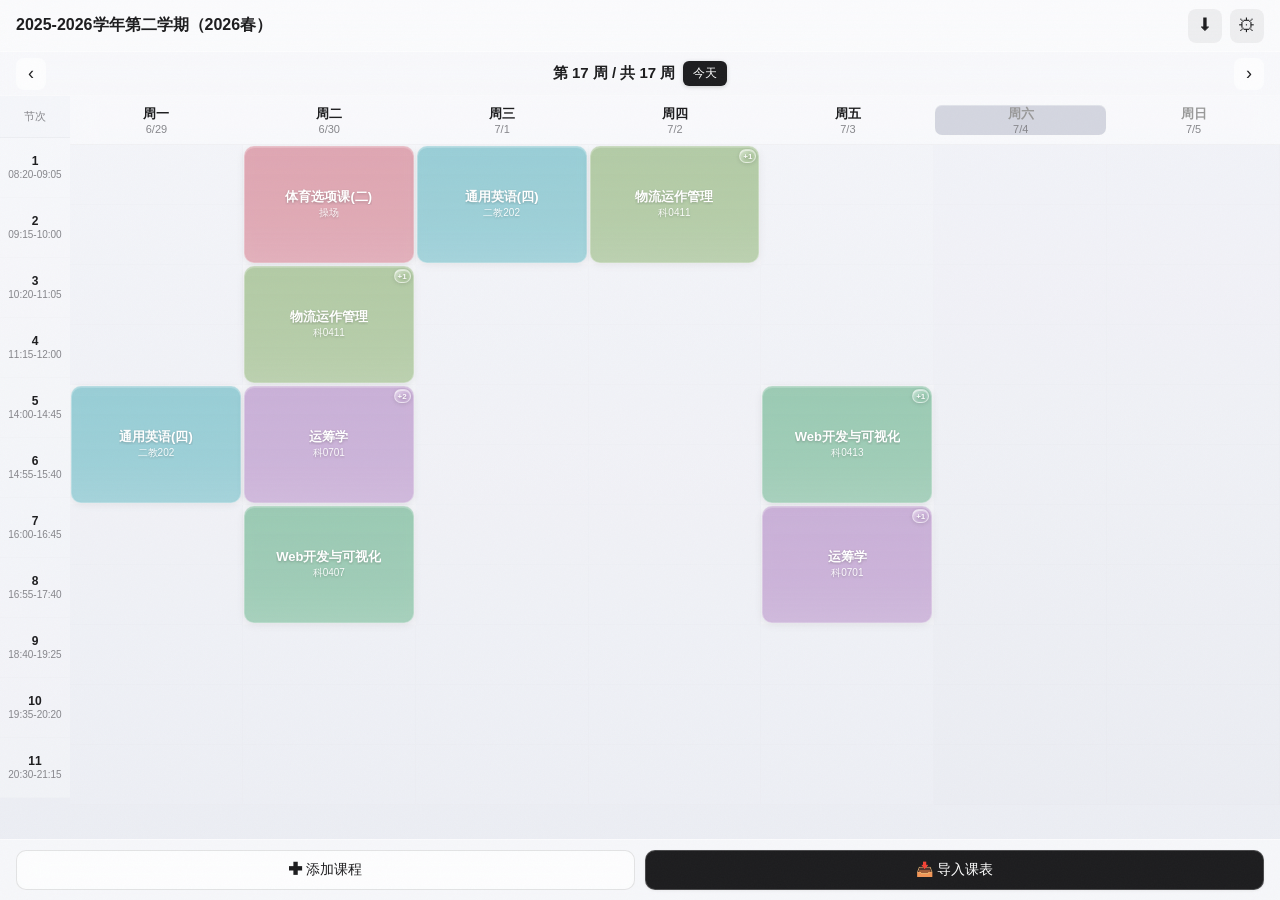
<file: index.html>
<!DOCTYPE html>
<html lang="zh-CN">
<head>
<meta charset="UTF-8">
<meta name="viewport" content="width=device-width, initial-scale=1.0, maximum-scale=1.0, user-scalable=no">
<title>课程表</title>
<link rel="manifest" href="manifest.json">
<style>
:root {
    --primary: #e8e8e8;
    --bg: transparent;
    --card-bg: rgba(255,255,255,0.60);
    --text: #1d1d1f;
    --text-secondary: #86868b;
    --border: rgba(0,0,0,0.06);
    --header-height: 52px;
    --nav-height: 44px;
    --cell-min-height: 48px;
    --safe-bottom: env(safe-area-inset-bottom, 0px);
}
* { margin: 0; padding: 0; box-sizing: border-box; }
body {
    font-family: -apple-system, BlinkMacSystemFont, "Segoe UI", Roboto, "PingFang SC", "Microsoft YaHei", sans-serif;
    background: linear-gradient(180deg, #f5f6fa 0%, #ebedf3 100%);
    color: var(--text);
    font-size: 14px;
    overflow-x: hidden;
    height: 100vh;
    display: flex;
    flex-direction: column;
}

/* 白色噪点纹理 */
body::after {
    content: '';
    position: fixed;
    inset: 0;
    pointer-events: none;
    z-index: 9999;
    opacity: 0.025;
    background-image: url("data:image/svg+xml,%3Csvg xmlns='http://www.w3.org/2000/svg' viewBox='0 0 200 200'%3E%3Cfilter id='n'%3E%3CfeTurbulence type='fractalNoise' baseFrequency='0.7' numOctaves='3' stitchTiles='stitch'/%3E%3C/filter%3E%3Crect width='100%25' height='100%25' filter='url(%23n)'/%3E%3C/svg%3E");
    background-size: 200px 200px;
    background-repeat: repeat;
}

/* 顶栏 */
.header {
    background: rgba(255,255,255,0.55);
    backdrop-filter: blur(20px);
    -webkit-backdrop-filter: blur(20px);
    color: var(--text);
    padding: 0 16px;
    height: var(--header-height);
    display: flex;
    align-items: center;
    justify-content: space-between;
    flex-shrink: 0;
    border-bottom: 1px solid rgba(255,255,255,0.5);
    position: sticky;
    top: 0;
    z-index: 10;
}
.header-title {
    font-size: 16px;
    font-weight: 600;
    flex: 1;
    overflow: hidden;
    text-overflow: ellipsis;
    white-space: nowrap;
}
.header-actions { display: flex; gap: 8px; }
.header-btn {
    background: rgba(0,0,0,0.05);
    border: none;
    color: var(--text);
    width: 34px;
    height: 34px;
    border-radius: 8px;
    font-size: 18px;
    cursor: pointer;
    display: flex;
    align-items: center;
    justify-content: center;
}
.header-btn:active { background: rgba(0,0,0,0.1); }

/* 周导航 */
.week-nav {
    background: rgba(255,255,255,0.35);
    backdrop-filter: blur(15px);
    -webkit-backdrop-filter: blur(15px);
    height: var(--nav-height);
    display: flex;
    align-items: center;
    justify-content: space-between;
    padding: 0 16px;
    border-bottom: 1px solid rgba(255,255,255,0.3);
    flex-shrink: 0;
    position: sticky;
    top: var(--header-height);
    z-index: 9;
}
.week-nav-btn {
    background: rgba(255,255,255,0.5);
    border: none;
    border-radius: 8px;
    height: 32px;
    padding: 0 12px;
    font-size: 18px;
    cursor: pointer;
    color: var(--text);
    display: flex;
    align-items: center;
    backdrop-filter: blur(5px);
    -webkit-backdrop-filter: blur(5px);
}
.week-nav-btn:active { background: rgba(255,255,255,0.8); }
.week-info {
    font-size: 15px;
    font-weight: 600;
    display: flex;
    align-items: center;
    gap: 8px;
}
.today-btn {
    background: #1d1d1f;
    color: #fff;
    border: none;
    border-radius: 6px;
    padding: 4px 10px;
    font-size: 12px;
    font-weight: 500;
    cursor: pointer;
    box-shadow: 0 1px 4px rgba(0,0,0,0.18);
}
.today-btn:active { opacity: .8; }

/* 课表容器 */
.schedule-wrapper {
    flex: 1;
    min-height: 0;
    display: flex;
    flex-direction: column;
}
.slide-viewport {
    flex: 1;
    min-height: 0;
    overflow: hidden;
    position: relative;
}
.desktop-layout {
    height: 100%;
    overflow: auto;
    -webkit-overflow-scrolling: touch;
}
.layout-row {
    display: flex;
    align-items: flex-start;
    min-height: 100%;
}

/* 固定左侧：节次列 */
.period-col {
    flex-shrink: 0;
    width: 52px;
    position: sticky;
    left: 0;
    z-index: 3;
}
.period-col-header {
    height: 42px;
    display: flex;
    align-items: center;
    justify-content: center;
    font-size: 11px;
    color: var(--text-secondary);
    background: rgba(245,246,250,0.92);
    backdrop-filter: blur(12px);
    -webkit-backdrop-filter: blur(12px);
    border-bottom: 1px solid rgba(0,0,0,0.03);
}
.period-item {
    height: 60px;
    display: flex;
    flex-direction: column;
    align-items: center;
    justify-content: center;
    background: rgba(255,255,255,0.25);
    border-bottom: 1px solid rgba(0,0,0,0.008);
}
.period-item .period-num {
    font-weight: 600;
    color: var(--text);
    font-size: 12px;
    line-height: 1.2;
}
.period-item .period-time {
    font-size: 10px;
    color: var(--text-secondary);
    line-height: 1.2;
}

/* 右侧列 */
.right-col {
    flex: 1;
    min-width: 0;
}

/* 固定顶部：日期表头 */
.schedule-header {
    position: sticky;
    top: 0;
    z-index: 3;
    display: grid;
    grid-template-columns: repeat(7, 1fr);
    background: rgba(255,255,255,0.45);
    backdrop-filter: blur(12px);
    -webkit-backdrop-filter: blur(12px);
    text-align: center;
    font-weight: 600;
    font-size: 13px;
    padding: 8px 0;
    border-bottom: 1px solid rgba(0,0,0,0.03);
}
.schedule-header .day-date {
    font-size: 11px;
    font-weight: 400;
    color: var(--text-secondary);
    display: block;
}

/* 滑动容器（隐藏水平溢出的课程网格） */
.slide-clip {
    overflow: hidden;
}

/* 课程网格（滑动的核心元素） */
.slide-track {
    display: grid;
    grid-template-columns: repeat(7, 1fr);
    grid-auto-rows: 60px;
    will-change: transform;
    backface-visibility: hidden;
    will-change: transform;
}

/* 课程网格单元格 */
.course-cell {
    background: rgba(255,255,255,0.3);
    border-bottom: 1px solid rgba(0,0,0,0.008);
    border-right: 1px solid rgba(0,0,0,0.008);
    padding: 1px;
    position: relative;
}
.course-cell.empty {
    background: rgba(245,246,248,0.2);
}
.course-cell.weekend {
    background: rgba(250,250,250,0.15);
}
.course-cell.empty.weekend {
    background: rgba(235,236,238,0.15);
}

/* 课程卡片 */
.course-card {
    border-radius: 10px;
    padding: 4px 6px;
    color: #fff;
    backdrop-filter: blur(4px);
    -webkit-backdrop-filter: blur(4px);
    font-size: 11px;
    cursor: pointer;
    display: flex;
    flex-direction: column;
    align-items: center;
    justify-content: center;
    height: 100%;
    position: relative;
    transition: opacity .15s;
    box-shadow: 0 2px 8px rgba(0,0,0,0.08), inset 0 1px 0 rgba(255,255,255,0.2);
    border: 0.5px solid rgba(255,255,255,0.3);
    text-shadow: 0 1px 3px rgba(0,0,0,0.25);
    text-align: center;
    overflow: hidden;
}
.course-card::before {
    content: '';
    position: absolute;
    inset: 0;
    border-radius: inherit;
    background: linear-gradient(180deg, transparent 0%, rgba(255,255,255,0.05) 70%, rgba(255,255,255,0.12) 100%);
    pointer-events: none;
}
.course-card:active { opacity: .85; }

/* 角标：表示该时段还有非本周课程 */
.slot-badge {
    position: absolute;
    top: 2px;
    right: 2px;
    background: linear-gradient(135deg, rgba(255,255,255,0.55) 0%, rgba(255,255,255,0.15) 60%);
    backdrop-filter: blur(6px);
    -webkit-backdrop-filter: blur(6px);
    color: rgba(255,255,255,0.95);
    font-size: 8px;
    font-weight: 700;
    min-width: 14px;
    height: 14px;
    border-radius: 7px;
    line-height: 14px;
    text-align: center;
    padding: 0 3px;
    border: 0.5px solid rgba(255,255,255,0.5);
    box-shadow: 0 1px 4px rgba(0,0,0,0.12), inset 0 1px 0 rgba(255,255,255,0.5);
    pointer-events: none;
}

/* 时段详情的课程卡片 */
.slot-detail-card {
    border-radius: 10px;
    padding: 16px;
    color: #fff;
    margin-bottom: 14px;
}
.slot-detail-card:last-child { margin-bottom: 0; }
.slot-detail-card.inactive { background: #b0b0b0 !important; }
.slot-detail-name { font-size: 17px; font-weight: 600; margin-bottom: 10px; }
.slot-detail-info { font-size: 14px; opacity: .92; margin-bottom: 4px; }
.slot-detail-status {
    font-size: 12px;
    margin-top: 8px;
    padding: 3px 10px;
    border-radius: 4px;
    display: inline-block;
    background: rgba(0,0,0,.18);
}
.slot-detail-actions {
    display: flex;
    gap: 10px;
    margin-top: 14px;
}
.slot-detail-actions button {
    flex: 1;
    height: 38px;
    border: none;
    border-radius: 6px;
    font-size: 14px;
    cursor: pointer;
    color: #fff;
}
.slot-detail-actions .edit-btn { background: rgba(255,255,255,.22); }
.slot-detail-actions .edit-btn:active { background: rgba(255,255,255,.35); }
.slot-detail-actions .delete-btn { background: rgba(255,60,60,.35); }
.slot-detail-actions .delete-btn:active { background: rgba(255,60,60,.5); }
.course-card .course-name {
    font-weight: 600;
    font-size: 11px;
    line-height: 1.3;
    overflow: hidden;
    text-overflow: ellipsis;
    display: -webkit-box;
    -webkit-line-clamp: 2;
    -webkit-box-orient: vertical;
}
.course-card .course-location {
    font-size: 10px;
    opacity: .9;
    margin-top: 1px;
    overflow: hidden;
    text-overflow: ellipsis;
    white-space: nowrap;
}

/* 底部操作栏 */
.action-bar {
    background: rgba(255,255,255,0.55);
    backdrop-filter: blur(20px);
    -webkit-backdrop-filter: blur(20px);
    border-top: 1px solid rgba(255,255,255,0.5);
    padding: 10px 16px;
    padding-bottom: calc(10px + var(--safe-bottom));
    display: flex;
    gap: 10px;
    flex-shrink: 0;
    position: sticky;
    bottom: 0;
    z-index: 10;
}
.action-btn {
    flex: 1;
    height: 40px;
    border: 1px solid rgba(0,0,0,0.1);
    border-radius: 10px;
    background: rgba(255,255,255,0.5);
    backdrop-filter: blur(8px);
    -webkit-backdrop-filter: blur(8px);
    font-size: 14px;
    cursor: pointer;
    display: flex;
    align-items: center;
    justify-content: center;
    gap: 6px;
    color: var(--text);
}
.action-btn.primary { background: #1d1d1f; color: #fff; border: 1px solid rgba(255,255,255,0.2); box-shadow: 0 1px 3px rgba(0,0,0,0.06); }
.action-btn:active { opacity: .7; }

/* 模态框 */
.modal-overlay {
    position: fixed;
    inset: 0;
    background: rgba(0,0,0,0.2);
    backdrop-filter: blur(10px);
    -webkit-backdrop-filter: blur(10px);
    z-index: 100;
    display: flex;
    align-items: flex-end;
    justify-content: center;
    opacity: 0;
    visibility: hidden;
    transition: opacity .25s ease, visibility .25s ease;
}
.modal-overlay.active {
    opacity: 1;
    visibility: visible;
}
.modal {
    background: rgba(255,255,255,0.82);
    backdrop-filter: blur(30px);
    -webkit-backdrop-filter: blur(30px);
    width: 100%;
    max-width: 420px;
    border-radius: 16px 16px 0 0;
    padding: 20px;
    max-height: 85vh;
    overflow-y: auto;
    border: 1px solid rgba(255,255,255,0.5);
    box-shadow: 0 20px 60px rgba(0,0,0,0.12);
    transform: translateY(100%);
    transition: transform .3s cubic-bezier(0.32, 0.72, 0, 1);
}
.modal-overlay.active .modal {
    transform: translateY(0);
}

.modal-title {
    font-size: 17px;
    font-weight: 600;
    margin-bottom: 16px;
    text-align: center;
}
.modal-close {
    float: right;
    background: none;
    border: none;
    font-size: 22px;
    color: var(--text-secondary);
    cursor: pointer;
    padding: 0 4px;
}

/* 表单 */
.form-group { margin-bottom: 14px; }
.form-label {
    display: block;
    font-size: 13px;
    color: var(--text-secondary);
    margin-bottom: 4px;
}
.form-input, .form-select {
    width: 100%;
    height: 40px;
    border: 1px solid rgba(0,0,0,0.06);
    border-radius: 8px;
    padding: 0 12px;
    font-size: 15px;
    background: rgba(255,255,255,0.5);
    color: var(--text);
    backdrop-filter: blur(5px);
    -webkit-backdrop-filter: blur(5px);
}
.form-input:focus, .form-select:focus {
    outline: none;
    border-color: #c7c7cc;
    box-shadow: 0 0 0 3px rgba(0,0,0,0.05);
}
.form-row {
    display: grid;
    grid-template-columns: 1fr 1fr;
    gap: 10px;
}
.form-submit {
    width: 100%;
    height: 44px;
    background: var(--primary);
    color: var(--text);
    border: none;
    border-radius: 10px;
    font-size: 16px;
    font-weight: 600;
    cursor: pointer;
    margin-top: 4px;
    box-shadow: 0 1px 3px rgba(0,0,0,0.06);
}
.form-submit:active { opacity: .8; }

/* 课程详情 */
.course-detail-item {
    display: flex;
    padding: 10px 0;
    border-bottom: 1px solid var(--border);
}
.course-detail-item:last-child { border-bottom: none; }
.detail-label {
    width: 60px;
    color: var(--text-secondary);
    font-size: 14px;
    flex-shrink: 0;
}
.detail-value { font-size: 14px; }
.detail-actions {
    display: flex;
    gap: 10px;
    margin-top: 16px;
}
.detail-actions button { flex: 1; }

/* 颜色标记预览 */
.color-dot {
    display: inline-block;
    width: 12px;
    height: 12px;
    border-radius: 50%;
    margin-right: 6px;
    vertical-align: middle;
}

/* 空状态 */
.empty-state {
    text-align: center;
    padding: 60px 20px;
    color: var(--text-secondary);
}
.empty-state .icon { font-size: 48px; margin-bottom: 12px; }
.empty-state p { font-size: 14px; }

/* 加载/错误 */
.toast {
    position: fixed;
    top: 16px;
    left: 50%;
    transform: translateX(-50%);
    background: rgba(0,0,0,0.75);
    backdrop-filter: blur(10px);
    -webkit-backdrop-filter: blur(10px);
    color: #fff;
    padding: 10px 20px;
    border-radius: 10px;
    font-size: 14px;
    z-index: 200;
    display: none;
    white-space: nowrap;
    box-shadow: 0 8px 24px rgba(0,0,0,0.15);
}
.toast.show { display: block; animation: fadeInOut 2s ease; }
@keyframes fadeInOut {
    0% { opacity: 0; transform: translateX(-50%) translateY(-10px); }
    15% { opacity: 1; transform: translateX(-50%) translateY(0); }
    85% { opacity: 1; transform: translateX(-50%) translateY(0); }
    100% { opacity: 0; transform: translateX(-50%) translateY(-10px); }
}

/* 周末列视觉区分 */
.day-header { border: 1.5px solid transparent; }
.day-header.weekend { color: #999; }
.day-header.today { background: #d4d6e0; border-color: rgba(255,255,255,0.85); border-radius: 8px; box-shadow: inset 0 1px 0 rgba(255,255,255,0.3); }

/* 加载 spinner */
.spinner {
    display: inline-block;
    width: 32px;
    height: 32px;
    border: 3px solid var(--border);
    border-top-color: #8e8e93;
    border-radius: 50%;
    animation: spin .8s linear infinite;
}
@keyframes spin { to { transform: rotate(360deg); } }

/* 上传区域 */
.upload-area {
    border: 2px dashed rgba(0,0,0,0.1);
    border-radius: 12px;
    padding: 24px 16px;
    text-align: center;
    cursor: pointer;
    transition: border-color .2s, background .2s;
    background: rgba(255,255,255,0.3);
    backdrop-filter: blur(5px);
    -webkit-backdrop-filter: blur(5px);
}
.upload-area:hover {
    border-color: #c7c7cc;
    background: rgba(255,255,255,0.45);
}
.upload-area:active { background: rgba(255,255,255,0.5); }

/* 横屏优化 */
@media (min-width: 768px) {
    .period-col { width: 70px; }
    .course-card .course-name { font-size: 13px; }
}
/* ===== 移动端自适应 ===== */
.mobile-layout { display: none; }

.day-tabs {
	display: flex;
	gap: 4px;
	padding: 8px 8px;
	background: #fff;
	border-bottom: 1px solid var(--border);
	flex-shrink: 0;
	overflow-x: auto;
	-webkit-overflow-scrolling: touch;
}
.day-tab {
	flex: 1;
	min-width: 0;
	text-align: center;
	padding: 6px 0;
	border-radius: 8px;
	font-size: 13px;
	font-weight: 500;
	background: #f0f1f3;
	color: var(--text-secondary);
	cursor: pointer;
	user-select: none;
	-webkit-tap-highlight-color: transparent;
	transition: all .15s;
}
.day-tab:active { opacity: .7; }
.day-tab .dow { display: block; font-size: 13px; line-height: 1.4; }
.day-tab .date-num { display: block; font-size: 10px; opacity: .65; margin-top: 1px; }
.day-tab.active { background: var(--primary); color: var(--text); font-weight: 600; }
.day-tab.active .date-num { opacity: .8; }
.day-tab.today { border: 1.5px solid #c7c7cc; color: #8e8e93; background: #f0f0f0; }
.day-tab.active.today { background: var(--primary); color: var(--text); border-color: transparent; }

.mobile-timeline {
	flex: 1;
	overflow-y: auto;
	-webkit-overflow-scrolling: touch;
}
.tl-wrapper {
	display: flex;
	background: #fff;
}
.tl-labels {
	width: 52px;
	flex-shrink: 0;
	background: #fafafa;
	border-right: 1px solid #eee;
}
.tl-label {
	height: 50px;
	display: flex;
	flex-direction: column;
	justify-content: center;
	align-items: center;
	border-bottom: 1px solid #eee;
	text-align: center;
}
.tl-label .num { font-weight: 600; color: #333; font-size: 12px; line-height: 1.3; }
.tl-label .time { font-size: 9px; color: var(--text-secondary); line-height: 1.2; }
.tl-courses {
	flex: 1;
	position: relative;
}
.tl-course {
	position: absolute;
	left: 2px;
	right: 2px;
	border-radius: 6px;
	padding: 4px 8px;
	color: #fff;
	cursor: pointer;
	z-index: 1;
	display: flex;
	flex-direction: column;
	justify-content: center;
	overflow: hidden;
}
.tl-course:active { opacity: .85; }
.tl-course .name {
	font-weight: 600; font-size: 13px;
	overflow: hidden; text-overflow: ellipsis; white-space: nowrap; line-height: 1.3;
}
.tl-course .loc {
	font-size: 11px; opacity: .9;
	overflow: hidden; text-overflow: ellipsis; white-space: nowrap; margin-top: 1px;
}
.tl-badge {
    display: inline-block; font-size: 10px; background: rgba(255,255,255,0.25);
    backdrop-filter: blur(4px); -webkit-backdrop-filter: blur(4px);
    border: 0.5px solid rgba(255,255,255,0.4);
    border-radius: 8px; padding: 0 7px; margin-top: 2px; align-self: flex-start;
}
.tl-empty {
	padding: 60px 20px; text-align: center; color: var(--text-secondary); font-size: 14px;
}

@media (max-width: 599px) {
	.mobile-layout { display: none; }
	.period-col { width: 42px; }
	.period-col-header { height: 36px; font-size: 10px; padding: 0 1px; }
	.period-item .period-num { font-size: 10px; }
	.period-item .period-time { font-size: 9px; white-space: normal; line-height: 1.2; }
	.schedule-header { padding: 4px 0; font-size: 11px; }
	.schedule-header .day-date { font-size: 9px; }
	.course-card { padding: 3px; border-radius: 8px; }
	.slot-badge { top: 1px; right: 1px; font-size: 7px; min-width: 12px; height: 12px; line-height: 12px; border-radius: 6px; padding: 0 2px; background: linear-gradient(135deg, rgba(255,255,255,0.6) 0%, rgba(255,255,255,0.1) 60%); border: 0.5px solid rgba(255,255,255,0.5); box-shadow: 0 1px 3px rgba(0,0,0,0.1), inset 0 1px 0 rgba(255,255,255,0.4); }
}
</style>
</head>
<body>

<div class="header">
    <div class="header-title" id="headerTitle">课程表</div>
    <div class="header-actions">
        <button class="header-btn" onclick="showImportModal()" title="导入课表">⬇</button>
        <button class="header-btn" onclick="showSettings()" title="设置">⚙</button>
    </div>
</div>

<div class="week-nav">
    <button class="week-nav-btn" onclick="changeWeek(-1)">‹</button>
    <div class="week-info">
        <span id="weekLabel">第 1 周</span>
        <button class="today-btn" id="todayBtn" onclick="goToToday()">今天</button>
    </div>
    <button class="week-nav-btn" onclick="changeWeek(1)">›</button>
</div>

<div class="schedule-wrapper">
    <div class="slide-viewport">
        <div class="desktop-layout" id="desktopView">
            <div class="layout-row">
                <div class="period-col" id="periodCol">
                    <div class="period-col-header">节次</div>
                    <div class="period-col-body" id="periodColBody"></div>
                </div>
                <div class="right-col">
                    <div class="schedule-header" id="scheduleHeader"></div>
                    <div class="slide-clip">
                        <div class="slide-track" id="courseTrack"></div>
                        <div id="scheduleContainer"></div>
                    </div>
                </div>
            </div>
        </div>
    </div>
    <div class="mobile-layout" id="mobileView">
        <div class="day-tabs" id="dayTabs"></div>
        <div class="mobile-timeline" id="mobileTimeline"></div>
    </div>
</div>

<div class="action-bar">
    <button class="action-btn" onclick="showAddCourse()">✚ 添加课程</button>
    <button class="action-btn primary" onclick="showImportModal()">📥 导入课表</button>
</div>

<!-- 添加/编辑课程弹窗 -->
<div class="modal-overlay" id="formModal">
    <div class="modal">
        <button class="modal-close" onclick="closeModal('formModal')">×</button>
        <div class="modal-title" id="formTitle">添加课程</div>
        <form id="courseForm" onsubmit="saveCourse(event)">
            <input type="hidden" id="editCourseId" value="">
            <div class="form-group">
                <label class="form-label">课程名称</label>
                <input class="form-input" id="formName" required placeholder="如：高等数学">
            </div>
            <div class="form-row">
                <div class="form-group">
                    <label class="form-label">教师</label>
                    <input class="form-input" id="formTeacher" placeholder="选填">
                </div>
                <div class="form-group">
                    <label class="form-label">地点</label>
                    <input class="form-input" id="formLocation" placeholder="选填">
                </div>
            </div>
            <div class="form-row">
                <div class="form-group">
                    <label class="form-label">星期</label>
                    <select class="form-select" id="formDay">
                        <option value="1">周一</option>
                        <option value="2">周二</option>
                        <option value="3">周三</option>
                        <option value="4">周四</option>
                        <option value="5">周五</option>
                        <option value="6">周六</option>
                        <option value="7">周日</option>
                    </select>
                </div>
                <div class="form-group">
                    <label class="form-label">上课周数</label>
                    <div class="form-row">
                        <input class="form-input" id="formStartWeek" type="number" value="1" min="1" placeholder="起">
                        <input class="form-input" id="formEndWeek" type="number" value="18" min="1" placeholder="止">
                    </div>
                </div>
            </div>
            <div class="form-row">
                <div class="form-group">
                    <label class="form-label">开始节次</label>
                    <select class="form-select" id="formStartPeriod">
                        <option value="1">第1节</option>
                        <option value="2">第2节</option>
                        <option value="3">第3节</option>
                        <option value="4">第4节</option>
                        <option value="5">第5节</option>
                        <option value="6">第6节</option>
                        <option value="7">第7节</option>
                        <option value="8">第8节</option>
                        <option value="9">第9节</option>
                        <option value="10">第10节</option>
                        <option value="11">第11节</option>
                    </select>
                </div>
                <div class="form-group">
                    <label class="form-label">结束节次</label>
                    <select class="form-select" id="formEndPeriod">
                        <option value="1">第1节</option>
                        <option value="2">第2节</option>
                        <option value="3">第3节</option>
                        <option value="4">第4节</option>
                        <option value="5">第5节</option>
                        <option value="6">第6节</option>
                        <option value="7">第7节</option>
                        <option value="8">第8节</option>
                        <option value="9">第9节</option>
                        <option value="10">第10节</option>
                        <option value="11">第11节</option>
                    </select>
                </div>
            </div>
            <div class="form-group">
                <label class="form-label">单双周</label>
                <select class="form-select" id="formWeekType">
                    <option value="">每周</option>
                    <option value="odd">单周</option>
                    <option value="even">双周</option>
                </select>
            </div>
            <button class="form-submit" type="submit">保存</button>
        </form>
    </div>
</div>

<!-- 导入弹窗 -->
<div class="modal-overlay" id="importModal">
    <div class="modal">
        <button class="modal-close" onclick="closeModal('importModal')">×</button>
        <div class="modal-title">导入课表</div>

        <!-- 自动导入 - 账号密码 -->
        <div id="loginFormSection">
            <p style="text-align:center;color:var(--text-secondary);margin-bottom:12px;font-size:14px;">
                方式一：自动登录教务处导入
            </p>
            <form onsubmit="importSchedule(event)">
                <div class="form-group">
                    <label class="form-label">学号</label>
                    <input class="form-input" id="loginUsername" required>
                </div>
                <div class="form-group">
                    <label class="form-label">密码</label>
                    <input class="form-input" id="loginPassword" type="password" required>
                </div>
                <button class="form-submit" type="submit" id="importBtn">登录并导入</button>
            </form>
        </div>

        <!-- MFA 验证码输入 -->
        <div id="mfaSection" style="display:none;">
            <p style="text-align:center;color:var(--text-secondary);margin-bottom:8px;font-size:14px;">
                📱 需要短信验证码
            </p>
            <p style="text-align:center;color:var(--text-secondary);margin-bottom:12px;font-size:13px;">
                验证码已发送到你的手机，请输入
            </p>
            <form onsubmit="submitMfaCode(event)">
                <div class="form-group">
                    <label class="form-label">短信验证码</label>
                    <input class="form-input" id="mfaCode" type="text" inputmode="numeric" required placeholder="输入6位验证码">
                </div>
                <button class="form-submit" type="submit" id="mfaBtn">验证并导入</button>
            </form>
        </div>

        <!-- 导入状态 -->
        <div id="importStatus" style="display:none;margin-top:16px;text-align:center;">
            <div class="spinner" id="importSpinner"></div>
            <p id="importStatusText" style="font-size:14px;color:var(--text-secondary);margin-top:8px;">处理中...</p>
            <p id="importError" style="font-size:13px;color:#e74c3c;margin-top:8px;display:none;"></p>
        </div>

        <div style="margin:20px 0;border-top:1px solid var(--border);text-align:center;position:relative;">
            <span style="position:relative;top:-10px;background:var(--card-bg);padding:0 12px;color:var(--text-secondary);font-size:13px;">或者</span>
        </div>

        <!-- 手动上传 -->
        <p style="text-align:center;color:var(--text-secondary);margin-bottom:12px;font-size:14px;">
            方式二：手动上传已保存的课表 HTML
        </p>
        <div class="upload-area" id="uploadArea" onclick="document.getElementById('htmlFileInput').click()">
            <div style="font-size:36px;color:var(--text-secondary);margin-bottom:8px;">📄</div>
            <p style="font-size:14px;color:var(--text-secondary);">点击选择教务系统的课表 HTML 文件</p>
            <p style="font-size:12px;color:#bbb;margin-top:4px;">在浏览器中打开课表页面 → 另存为 → 选择此文件</p>
            <input type="file" id="htmlFileInput" accept=".html,.htm" style="display:none" onchange="uploadHtmlFile(event)">
        </div>
        <div id="uploadStatus" style="display:none;margin-top:12px;text-align:center;">
            <div class="spinner" id="uploadSpinner"></div>
            <p id="uploadStatusText" style="font-size:14px;color:var(--text-secondary);margin-top:8px;">解析中...</p>
            <p id="uploadError" style="font-size:13px;color:#e74c3c;margin-top:8px;display:none;"></p>
        </div>

        <div style="margin:20px 0;border-top:1px solid var(--border);text-align:center;position:relative;">
            <span style="position:relative;top:-10px;background:var(--card-bg);padding:0 12px;color:var(--text-secondary);font-size:13px;">或者</span>
        </div>

        <!-- 粘贴 HTML 导入 -->
        <p style="text-align:center;color:var(--text-secondary);margin-bottom:8px;font-size:14px;">
            方式三：从网页源代码复制
        </p>
        <div style="background:#f8f9fa;border-radius:8px;padding:12px;margin-bottom:12px;font-size:13px;line-height:1.8;">
            <div style="display:flex;gap:16px;justify-content:center;flex-wrap:wrap;">
                <span style="display:flex;align-items:center;gap:4px;"><span style="background:var(--primary);color:var(--text);border-radius:50%;width:22px;height:22px;display:inline-flex;align-items:center;justify-content:center;font-size:12px;flex-shrink:0;">1</span> 课表页面点<b>右键</b> → <b>查看页面源代码</b></span>
                <span style="display:flex;align-items:center;gap:4px;"><span style="background:var(--primary);color:var(--text);border-radius:50%;width:22px;height:22px;display:inline-flex;align-items:center;justify-content:center;font-size:12px;flex-shrink:0;">2</span> 按 <b>Ctrl+A</b>（全选）→ <b>Ctrl+C</b>（复制）</span>
                <span style="display:flex;align-items:center;gap:4px;"><span style="background:var(--primary);color:var(--text);border-radius:50%;width:22px;height:22px;display:inline-flex;align-items:center;justify-content:center;font-size:12px;flex-shrink:0;">3</span> 回到这里 <b>Ctrl+V</b>（粘贴）→ 点"导入"</span>
            </div>
        </div>
        <textarea id="htmlPasteInput" rows="5" style="width:100%;border:1px solid var(--border);border-radius:6px;padding:8px;font-size:12px;font-family:monospace;resize:vertical;box-sizing:border-box;" placeholder="在页面源码中 Ctrl+A → Ctrl+C，再回到这里 Ctrl+V ..." onpaste="setTimeout(function(){document.getElementById('htmlPasteStatus').style.display='none';},100)"></textarea>
        <div style="display:flex;gap:8px;margin-top:8px;">
            <button class="form-submit" style="flex:1;font-size:13px;" onclick="importHtmlPaste()">解析并导入</button>
        </div>
        <div id="htmlPasteStatus" style="display:none;margin-top:8px;text-align:center;font-size:13px;"></div>
    </div>
</div>

<!-- 设置弹窗 -->
<div class="modal-overlay" id="settingsModal">
    <div class="modal">
        <button class="modal-close" onclick="closeModal('settingsModal')">×</button>
        <div class="modal-title">设置</div>
        <p style="text-align:center;color:var(--text-secondary);font-size:14px;margin-bottom:8px;">
            作息时间：内蒙古工业大学通用时间表
        </p>
        <div id="periodTable" style="font-size:13px;color:var(--text-secondary);"></div>
    </div>
</div>

<!-- 时段详情弹窗（替代原单课程详情） -->
<div class="modal-overlay" id="slotDetailModal">
    <div class="modal">
        <button class="modal-close" onclick="closeModal('slotDetailModal')">×</button>
        <div class="modal-title" id="slotDetailTitle">该时段课程</div>
        <div id="slotDetailBody"></div>
    </div>
</div>

<!-- Toast -->
<div class="toast" id="toast"></div>



<script>
// ===== 嵌入的课表数据 =====
var EMBEDDED_ALL_WEEKS = {"1": {"semester_name": "2025-2026学年第二学期（2026春）", "current_week": 1, "total_weeks": 17, "week_start": "2026-03-09", "week_end": "2026-03-15", "periods": [[1, "08:20", "09:05"], [2, "09:15", "10:00"], [3, "10:20", "11:05"], [4, "11:15", "12:00"], [5, "14:00", "14:45"], [6, "14:55", "15:40"], [7, "16:00", "16:45"], [8, "16:55", "17:40"], [9, "18:40", "19:25"], [10, "19:35", "20:20"], [11, "20:30", "21:15"]], "weekdays": ["一", "二", "三", "四", "五", "六", "日"], "days": [{"day": 1, "slots": [{"start_period": 1, "end_period": 2, "courses": [{"id": 163, "name": "统计学", "teacher": "杨丽", "location": "科0413", "week_type": "", "week_info": "1-13周", "color": "#4AB5C4", "active": true}], "total": 1}, {"start_period": 3, "end_period": 4, "courses": [{"id": 164, "name": "毛泽东思想和中国特色社会主义理论体系概论", "teacher": "付为政", "location": "科0120", "week_type": "", "week_info": "1-12周", "color": "#D9647A", "active": true}], "total": 1}, {"start_period": 7, "end_period": 8, "courses": [{"id": 166, "name": "公司治理B", "teacher": "王晓燕", "location": "科0411", "week_type": "", "week_info": "5-10周", "color": "#D9647A", "active": false}, {"id": 167, "name": "工程伦理(职业伦理)", "teacher": "刘业斌", "location": "科0411", "week_type": "", "week_info": "1-4周", "color": "#E8A040", "active": true}], "total": 2}]}, {"day": 2, "slots": [{"start_period": 3, "end_period": 4, "courses": [{"id": 169, "name": "电子商务(双语)", "teacher": "彭佳", "location": "科0411", "week_type": "", "week_info": "1-9周", "color": "#4AB5C4", "active": true}, {"id": 170, "name": "物流运作管理", "teacher": "李媛媛", "location": "科0411", "week_type": "", "week_info": "10-17周", "color": "#80B060", "active": false}], "total": 2}, {"start_period": 5, "end_period": 6, "courses": [{"id": 171, "name": "公司治理B", "teacher": "王晓燕", "location": "科0411", "week_type": "", "week_info": "1-4周", "color": "#D9647A", "active": true}, {"id": 172, "name": "运筹学", "teacher": "李娜", "location": "主425", "week_type": "odd", "week_info": "5-5周(单)", "color": "#B07CC9", "active": false}, {"id": 173, "name": "运筹学", "teacher": "李娜", "location": "科0701", "week_type": "", "week_info": "6-17周", "color": "#B07CC9", "active": false}], "total": 3}]}, {"day": 3, "slots": [{"start_period": 3, "end_period": 4, "courses": [{"id": 177, "name": "统计学", "teacher": "杨丽", "location": "科0413", "week_type": "", "week_info": "1-13周", "color": "#4AB5C4", "active": true}], "total": 1}, {"start_period": 5, "end_period": 6, "courses": [{"id": 178, "name": "公司治理B", "teacher": "王晓燕", "location": "科0411", "week_type": "", "week_info": "5-9周", "color": "#D9647A", "active": false}, {"id": 179, "name": "工程伦理(职业伦理)", "teacher": "刘业斌", "location": "科0411", "week_type": "", "week_info": "1-4周", "color": "#E8A040", "active": true}], "total": 2}, {"start_period": 7, "end_period": 8, "courses": [{"id": 180, "name": "物流信息系统", "teacher": "崔敏杰", "location": "科0411", "week_type": "", "week_info": "1-11周", "color": "#4AB5C4", "active": true}], "total": 1}]}, {"day": 4, "slots": [{"start_period": 1, "end_period": 2, "courses": [{"id": 181, "name": "电子商务(双语)", "teacher": "彭佳", "location": "科0411", "week_type": "", "week_info": "1-9周", "color": "#4AB5C4", "active": true}, {"id": 182, "name": "物流运作管理", "teacher": "李媛媛", "location": "科0411", "week_type": "", "week_info": "10-17周", "color": "#80B060", "active": false}], "total": 2}, {"start_period": 3, "end_period": 4, "courses": [{"id": 183, "name": "毛泽东思想和中国特色社会主义理论体系概论", "teacher": "付为政", "location": "科0120", "week_type": "", "week_info": "1-12周", "color": "#D9647A", "active": true}], "total": 1}]}, {"day": 5, "slots": [{"start_period": 5, "end_period": 6, "courses": [{"id": 188, "name": "公司治理B", "teacher": "王晓燕", "location": "科0401", "week_type": "", "week_info": "1-4周", "color": "#D9647A", "active": true}, {"id": 189, "name": "Web开发与可视化", "teacher": "王鑫", "location": "科0413", "week_type": "", "week_info": "8-17周", "color": "#50B080", "active": false}], "total": 2}, {"start_period": 7, "end_period": 8, "courses": [{"id": 190, "name": "物流信息系统", "teacher": "崔敏杰", "location": "科0411", "week_type": "", "week_info": "1-11周", "color": "#4AB5C4", "active": true}, {"id": 191, "name": "运筹学", "teacher": "李娜", "location": "科0701", "week_type": "", "week_info": "12-17周", "color": "#B07CC9", "active": false}], "total": 2}]}, {"day": 6, "slots": []}, {"day": 7, "slots": []}]}, "2": {"semester_name": "2025-2026学年第二学期（2026春）", "current_week": 2, "total_weeks": 17, "week_start": "2026-03-16", "week_end": "2026-03-22", "periods": [[1, "08:20", "09:05"], [2, "09:15", "10:00"], [3, "10:20", "11:05"], [4, "11:15", "12:00"], [5, "14:00", "14:45"], [6, "14:55", "15:40"], [7, "16:00", "16:45"], [8, "16:55", "17:40"], [9, "18:40", "19:25"], [10, "19:35", "20:20"], [11, "20:30", "21:15"]], "weekdays": ["一", "二", "三", "四", "五", "六", "日"], "days": [{"day": 1, "slots": [{"start_period": 1, "end_period": 2, "courses": [{"id": 163, "name": "统计学", "teacher": "杨丽", "location": "科0413", "week_type": "", "week_info": "1-13周", "color": "#4AB5C4", "active": true}], "total": 1}, {"start_period": 3, "end_period": 4, "courses": [{"id": 164, "name": "毛泽东思想和中国特色社会主义理论体系概论", "teacher": "付为政", "location": "科0120", "week_type": "", "week_info": "1-12周", "color": "#D9647A", "active": true}], "total": 1}, {"start_period": 5, "end_period": 6, "courses": [{"id": 165, "name": "通用英语(四)", "teacher": "姬京彤", "location": "二教202", "week_type": "", "week_info": "2-17周", "color": "#4AB5C4", "active": true}], "total": 1}, {"start_period": 7, "end_period": 8, "courses": [{"id": 166, "name": "公司治理B", "teacher": "王晓燕", "location": "科0411", "week_type": "", "week_info": "5-10周", "color": "#D9647A", "active": false}, {"id": 167, "name": "工程伦理(职业伦理)", "teacher": "刘业斌", "location": "科0411", "week_type": "", "week_info": "1-4周", "color": "#E8A040", "active": true}], "total": 2}]}, {"day": 2, "slots": [{"start_period": 1, "end_period": 2, "courses": [{"id": 168, "name": "体育选项课(二)", "teacher": "操场", "location": "", "week_type": "", "week_info": "2-17周", "color": "#D9647A", "active": true}], "total": 1}, {"start_period": 3, "end_period": 4, "courses": [{"id": 169, "name": "电子商务(双语)", "teacher": "彭佳", "location": "科0411", "week_type": "", "week_info": "1-9周", "color": "#4AB5C4", "active": true}, {"id": 170, "name": "物流运作管理", "teacher": "李媛媛", "location": "科0411", "week_type": "", "week_info": "10-17周", "color": "#80B060", "active": false}], "total": 2}, {"start_period": 5, "end_period": 6, "courses": [{"id": 171, "name": "公司治理B", "teacher": "王晓燕", "location": "科0411", "week_type": "", "week_info": "1-4周", "color": "#D9647A", "active": true}, {"id": 172, "name": "运筹学", "teacher": "李娜", "location": "主425", "week_type": "odd", "week_info": "5-5周(单)", "color": "#B07CC9", "active": false}, {"id": 173, "name": "运筹学", "teacher": "李娜", "location": "科0701", "week_type": "", "week_info": "6-17周", "color": "#B07CC9", "active": false}], "total": 3}]}, {"day": 3, "slots": [{"start_period": 1, "end_period": 2, "courses": [{"id": 176, "name": "通用英语(四)", "teacher": "姬京彤", "location": "二教202", "week_type": "", "week_info": "2-17周", "color": "#4AB5C4", "active": true}], "total": 1}, {"start_period": 3, "end_period": 4, "courses": [{"id": 177, "name": "统计学", "teacher": "杨丽", "location": "科0413", "week_type": "", "week_info": "1-13周", "color": "#4AB5C4", "active": true}], "total": 1}, {"start_period": 5, "end_period": 6, "courses": [{"id": 178, "name": "公司治理B", "teacher": "王晓燕", "location": "科0411", "week_type": "", "week_info": "5-9周", "color": "#D9647A", "active": false}, {"id": 179, "name": "工程伦理(职业伦理)", "teacher": "刘业斌", "location": "科0411", "week_type": "", "week_info": "1-4周", "color": "#E8A040", "active": true}], "total": 2}, {"start_period": 7, "end_period": 8, "courses": [{"id": 180, "name": "物流信息系统", "teacher": "崔敏杰", "location": "科0411", "week_type": "", "week_info": "1-11周", "color": "#4AB5C4", "active": true}], "total": 1}]}, {"day": 4, "slots": [{"start_period": 1, "end_period": 2, "courses": [{"id": 181, "name": "电子商务(双语)", "teacher": "彭佳", "location": "科0411", "week_type": "", "week_info": "1-9周", "color": "#4AB5C4", "active": true}, {"id": 182, "name": "物流运作管理", "teacher": "李媛媛", "location": "科0411", "week_type": "", "week_info": "10-17周", "color": "#80B060", "active": false}], "total": 2}, {"start_period": 3, "end_period": 4, "courses": [{"id": 183, "name": "毛泽东思想和中国特色社会主义理论体系概论", "teacher": "付为政", "location": "科0120", "week_type": "", "week_info": "1-12周", "color": "#D9647A", "active": true}], "total": 1}]}, {"day": 5, "slots": [{"start_period": 5, "end_period": 6, "courses": [{"id": 188, "name": "公司治理B", "teacher": "王晓燕", "location": "科0401", "week_type": "", "week_info": "1-4周", "color": "#D9647A", "active": true}, {"id": 189, "name": "Web开发与可视化", "teacher": "王鑫", "location": "科0413", "week_type": "", "week_info": "8-17周", "color": "#50B080", "active": false}], "total": 2}, {"start_period": 7, "end_period": 8, "courses": [{"id": 190, "name": "物流信息系统", "teacher": "崔敏杰", "location": "科0411", "week_type": "", "week_info": "1-11周", "color": "#4AB5C4", "active": true}, {"id": 191, "name": "运筹学", "teacher": "李娜", "location": "科0701", "week_type": "", "week_info": "12-17周", "color": "#B07CC9", "active": false}], "total": 2}]}, {"day": 6, "slots": []}, {"day": 7, "slots": []}]}, "3": {"semester_name": "2025-2026学年第二学期（2026春）", "current_week": 3, "total_weeks": 17, "week_start": "2026-03-23", "week_end": "2026-03-29", "periods": [[1, "08:20", "09:05"], [2, "09:15", "10:00"], [3, "10:20", "11:05"], [4, "11:15", "12:00"], [5, "14:00", "14:45"], [6, "14:55", "15:40"], [7, "16:00", "16:45"], [8, "16:55", "17:40"], [9, "18:40", "19:25"], [10, "19:35", "20:20"], [11, "20:30", "21:15"]], "weekdays": ["一", "二", "三", "四", "五", "六", "日"], "days": [{"day": 1, "slots": [{"start_period": 1, "end_period": 2, "courses": [{"id": 163, "name": "统计学", "teacher": "杨丽", "location": "科0413", "week_type": "", "week_info": "1-13周", "color": "#4AB5C4", "active": true}], "total": 1}, {"start_period": 3, "end_period": 4, "courses": [{"id": 164, "name": "毛泽东思想和中国特色社会主义理论体系概论", "teacher": "付为政", "location": "科0120", "week_type": "", "week_info": "1-12周", "color": "#D9647A", "active": true}], "total": 1}, {"start_period": 5, "end_period": 6, "courses": [{"id": 165, "name": "通用英语(四)", "teacher": "姬京彤", "location": "二教202", "week_type": "", "week_info": "2-17周", "color": "#4AB5C4", "active": true}], "total": 1}, {"start_period": 7, "end_period": 8, "courses": [{"id": 166, "name": "公司治理B", "teacher": "王晓燕", "location": "科0411", "week_type": "", "week_info": "5-10周", "color": "#D9647A", "active": false}, {"id": 167, "name": "工程伦理(职业伦理)", "teacher": "刘业斌", "location": "科0411", "week_type": "", "week_info": "1-4周", "color": "#E8A040", "active": true}], "total": 2}]}, {"day": 2, "slots": [{"start_period": 1, "end_period": 2, "courses": [{"id": 168, "name": "体育选项课(二)", "teacher": "操场", "location": "", "week_type": "", "week_info": "2-17周", "color": "#D9647A", "active": true}], "total": 1}, {"start_period": 3, "end_period": 4, "courses": [{"id": 169, "name": "电子商务(双语)", "teacher": "彭佳", "location": "科0411", "week_type": "", "week_info": "1-9周", "color": "#4AB5C4", "active": true}, {"id": 170, "name": "物流运作管理", "teacher": "李媛媛", "location": "科0411", "week_type": "", "week_info": "10-17周", "color": "#80B060", "active": false}], "total": 2}, {"start_period": 5, "end_period": 6, "courses": [{"id": 171, "name": "公司治理B", "teacher": "王晓燕", "location": "科0411", "week_type": "", "week_info": "1-4周", "color": "#D9647A", "active": true}, {"id": 172, "name": "运筹学", "teacher": "李娜", "location": "主425", "week_type": "odd", "week_info": "5-5周(单)", "color": "#B07CC9", "active": false}, {"id": 173, "name": "运筹学", "teacher": "李娜", "location": "科0701", "week_type": "", "week_info": "6-17周", "color": "#B07CC9", "active": false}], "total": 3}]}, {"day": 3, "slots": [{"start_period": 1, "end_period": 2, "courses": [{"id": 176, "name": "通用英语(四)", "teacher": "姬京彤", "location": "二教202", "week_type": "", "week_info": "2-17周", "color": "#4AB5C4", "active": true}], "total": 1}, {"start_period": 3, "end_period": 4, "courses": [{"id": 177, "name": "统计学", "teacher": "杨丽", "location": "科0413", "week_type": "", "week_info": "1-13周", "color": "#4AB5C4", "active": true}], "total": 1}, {"start_period": 5, "end_period": 6, "courses": [{"id": 178, "name": "公司治理B", "teacher": "王晓燕", "location": "科0411", "week_type": "", "week_info": "5-9周", "color": "#D9647A", "active": false}, {"id": 179, "name": "工程伦理(职业伦理)", "teacher": "刘业斌", "location": "科0411", "week_type": "", "week_info": "1-4周", "color": "#E8A040", "active": true}], "total": 2}, {"start_period": 7, "end_period": 8, "courses": [{"id": 180, "name": "物流信息系统", "teacher": "崔敏杰", "location": "科0411", "week_type": "", "week_info": "1-11周", "color": "#4AB5C4", "active": true}], "total": 1}]}, {"day": 4, "slots": [{"start_period": 1, "end_period": 2, "courses": [{"id": 181, "name": "电子商务(双语)", "teacher": "彭佳", "location": "科0411", "week_type": "", "week_info": "1-9周", "color": "#4AB5C4", "active": true}, {"id": 182, "name": "物流运作管理", "teacher": "李媛媛", "location": "科0411", "week_type": "", "week_info": "10-17周", "color": "#80B060", "active": false}], "total": 2}, {"start_period": 3, "end_period": 4, "courses": [{"id": 183, "name": "毛泽东思想和中国特色社会主义理论体系概论", "teacher": "付为政", "location": "科0120", "week_type": "", "week_info": "1-12周", "color": "#D9647A", "active": true}], "total": 1}]}, {"day": 5, "slots": [{"start_period": 5, "end_period": 6, "courses": [{"id": 188, "name": "公司治理B", "teacher": "王晓燕", "location": "科0401", "week_type": "", "week_info": "1-4周", "color": "#D9647A", "active": true}, {"id": 189, "name": "Web开发与可视化", "teacher": "王鑫", "location": "科0413", "week_type": "", "week_info": "8-17周", "color": "#50B080", "active": false}], "total": 2}, {"start_period": 7, "end_period": 8, "courses": [{"id": 190, "name": "物流信息系统", "teacher": "崔敏杰", "location": "科0411", "week_type": "", "week_info": "1-11周", "color": "#4AB5C4", "active": true}, {"id": 191, "name": "运筹学", "teacher": "李娜", "location": "科0701", "week_type": "", "week_info": "12-17周", "color": "#B07CC9", "active": false}], "total": 2}]}, {"day": 6, "slots": []}, {"day": 7, "slots": []}]}, "4": {"semester_name": "2025-2026学年第二学期（2026春）", "current_week": 4, "total_weeks": 17, "week_start": "2026-03-30", "week_end": "2026-04-05", "periods": [[1, "08:20", "09:05"], [2, "09:15", "10:00"], [3, "10:20", "11:05"], [4, "11:15", "12:00"], [5, "14:00", "14:45"], [6, "14:55", "15:40"], [7, "16:00", "16:45"], [8, "16:55", "17:40"], [9, "18:40", "19:25"], [10, "19:35", "20:20"], [11, "20:30", "21:15"]], "weekdays": ["一", "二", "三", "四", "五", "六", "日"], "days": [{"day": 1, "slots": [{"start_period": 1, "end_period": 2, "courses": [{"id": 163, "name": "统计学", "teacher": "杨丽", "location": "科0413", "week_type": "", "week_info": "1-13周", "color": "#4AB5C4", "active": true}], "total": 1}, {"start_period": 3, "end_period": 4, "courses": [{"id": 164, "name": "毛泽东思想和中国特色社会主义理论体系概论", "teacher": "付为政", "location": "科0120", "week_type": "", "week_info": "1-12周", "color": "#D9647A", "active": true}], "total": 1}, {"start_period": 5, "end_period": 6, "courses": [{"id": 165, "name": "通用英语(四)", "teacher": "姬京彤", "location": "二教202", "week_type": "", "week_info": "2-17周", "color": "#4AB5C4", "active": true}], "total": 1}, {"start_period": 7, "end_period": 8, "courses": [{"id": 166, "name": "公司治理B", "teacher": "王晓燕", "location": "科0411", "week_type": "", "week_info": "5-10周", "color": "#D9647A", "active": false}, {"id": 167, "name": "工程伦理(职业伦理)", "teacher": "刘业斌", "location": "科0411", "week_type": "", "week_info": "1-4周", "color": "#E8A040", "active": true}], "total": 2}]}, {"day": 2, "slots": [{"start_period": 1, "end_period": 2, "courses": [{"id": 168, "name": "体育选项课(二)", "teacher": "操场", "location": "", "week_type": "", "week_info": "2-17周", "color": "#D9647A", "active": true}], "total": 1}, {"start_period": 3, "end_period": 4, "courses": [{"id": 169, "name": "电子商务(双语)", "teacher": "彭佳", "location": "科0411", "week_type": "", "week_info": "1-9周", "color": "#4AB5C4", "active": true}, {"id": 170, "name": "物流运作管理", "teacher": "李媛媛", "location": "科0411", "week_type": "", "week_info": "10-17周", "color": "#80B060", "active": false}], "total": 2}, {"start_period": 5, "end_period": 6, "courses": [{"id": 171, "name": "公司治理B", "teacher": "王晓燕", "location": "科0411", "week_type": "", "week_info": "1-4周", "color": "#D9647A", "active": true}, {"id": 172, "name": "运筹学", "teacher": "李娜", "location": "主425", "week_type": "odd", "week_info": "5-5周(单)", "color": "#B07CC9", "active": false}, {"id": 173, "name": "运筹学", "teacher": "李娜", "location": "科0701", "week_type": "", "week_info": "6-17周", "color": "#B07CC9", "active": false}], "total": 3}]}, {"day": 3, "slots": [{"start_period": 1, "end_period": 2, "courses": [{"id": 176, "name": "通用英语(四)", "teacher": "姬京彤", "location": "二教202", "week_type": "", "week_info": "2-17周", "color": "#4AB5C4", "active": true}], "total": 1}, {"start_period": 3, "end_period": 4, "courses": [{"id": 177, "name": "统计学", "teacher": "杨丽", "location": "科0413", "week_type": "", "week_info": "1-13周", "color": "#4AB5C4", "active": true}], "total": 1}, {"start_period": 5, "end_period": 6, "courses": [{"id": 178, "name": "公司治理B", "teacher": "王晓燕", "location": "科0411", "week_type": "", "week_info": "5-9周", "color": "#D9647A", "active": false}, {"id": 179, "name": "工程伦理(职业伦理)", "teacher": "刘业斌", "location": "科0411", "week_type": "", "week_info": "1-4周", "color": "#E8A040", "active": true}], "total": 2}, {"start_period": 7, "end_period": 8, "courses": [{"id": 180, "name": "物流信息系统", "teacher": "崔敏杰", "location": "科0411", "week_type": "", "week_info": "1-11周", "color": "#4AB5C4", "active": true}], "total": 1}]}, {"day": 4, "slots": [{"start_period": 1, "end_period": 2, "courses": [{"id": 181, "name": "电子商务(双语)", "teacher": "彭佳", "location": "科0411", "week_type": "", "week_info": "1-9周", "color": "#4AB5C4", "active": true}, {"id": 182, "name": "物流运作管理", "teacher": "李媛媛", "location": "科0411", "week_type": "", "week_info": "10-17周", "color": "#80B060", "active": false}], "total": 2}, {"start_period": 3, "end_period": 4, "courses": [{"id": 183, "name": "毛泽东思想和中国特色社会主义理论体系概论", "teacher": "付为政", "location": "科0120", "week_type": "", "week_info": "1-12周", "color": "#D9647A", "active": true}], "total": 1}, {"start_period": 7, "end_period": 8, "courses": [{"id": 184, "name": "物流信息系统", "teacher": "崔敏杰", "location": "科0411", "week_type": "even", "week_info": "4-4周(双)", "color": "#4AB5C4", "active": true}], "total": 1}]}, {"day": 5, "slots": [{"start_period": 3, "end_period": 4, "courses": [{"id": 186, "name": "形势与政策", "teacher": "卢朝霞", "location": "科0104", "week_type": "", "week_info": "13-16周", "color": "#D9647A", "active": false}, {"id": 187, "name": "统计学", "teacher": "杨丽", "location": "科0403", "week_type": "even", "week_info": "4-4周(双)", "color": "#4AB5C4", "active": true}], "total": 2}, {"start_period": 5, "end_period": 6, "courses": [{"id": 188, "name": "公司治理B", "teacher": "王晓燕", "location": "科0401", "week_type": "", "week_info": "1-4周", "color": "#D9647A", "active": true}, {"id": 189, "name": "Web开发与可视化", "teacher": "王鑫", "location": "科0413", "week_type": "", "week_info": "8-17周", "color": "#50B080", "active": false}], "total": 2}, {"start_period": 7, "end_period": 8, "courses": [{"id": 190, "name": "物流信息系统", "teacher": "崔敏杰", "location": "科0411", "week_type": "", "week_info": "1-11周", "color": "#4AB5C4", "active": true}, {"id": 191, "name": "运筹学", "teacher": "李娜", "location": "科0701", "week_type": "", "week_info": "12-17周", "color": "#B07CC9", "active": false}], "total": 2}]}, {"day": 6, "slots": []}, {"day": 7, "slots": []}]}, "5": {"semester_name": "2025-2026学年第二学期（2026春）", "current_week": 5, "total_weeks": 17, "week_start": "2026-04-06", "week_end": "2026-04-12", "periods": [[1, "08:20", "09:05"], [2, "09:15", "10:00"], [3, "10:20", "11:05"], [4, "11:15", "12:00"], [5, "14:00", "14:45"], [6, "14:55", "15:40"], [7, "16:00", "16:45"], [8, "16:55", "17:40"], [9, "18:40", "19:25"], [10, "19:35", "20:20"], [11, "20:30", "21:15"]], "weekdays": ["一", "二", "三", "四", "五", "六", "日"], "days": [{"day": 1, "slots": [{"start_period": 1, "end_period": 2, "courses": [{"id": 163, "name": "统计学", "teacher": "杨丽", "location": "科0413", "week_type": "", "week_info": "1-13周", "color": "#4AB5C4", "active": true}], "total": 1}, {"start_period": 3, "end_period": 4, "courses": [{"id": 164, "name": "毛泽东思想和中国特色社会主义理论体系概论", "teacher": "付为政", "location": "科0120", "week_type": "", "week_info": "1-12周", "color": "#D9647A", "active": true}], "total": 1}, {"start_period": 5, "end_period": 6, "courses": [{"id": 165, "name": "通用英语(四)", "teacher": "姬京彤", "location": "二教202", "week_type": "", "week_info": "2-17周", "color": "#4AB5C4", "active": true}], "total": 1}, {"start_period": 7, "end_period": 8, "courses": [{"id": 166, "name": "公司治理B", "teacher": "王晓燕", "location": "科0411", "week_type": "", "week_info": "5-10周", "color": "#D9647A", "active": true}, {"id": 167, "name": "工程伦理(职业伦理)", "teacher": "刘业斌", "location": "科0411", "week_type": "", "week_info": "1-4周", "color": "#E8A040", "active": false}], "total": 2}]}, {"day": 2, "slots": [{"start_period": 1, "end_period": 2, "courses": [{"id": 168, "name": "体育选项课(二)", "teacher": "操场", "location": "", "week_type": "", "week_info": "2-17周", "color": "#D9647A", "active": true}], "total": 1}, {"start_period": 3, "end_period": 4, "courses": [{"id": 169, "name": "电子商务(双语)", "teacher": "彭佳", "location": "科0411", "week_type": "", "week_info": "1-9周", "color": "#4AB5C4", "active": true}, {"id": 170, "name": "物流运作管理", "teacher": "李媛媛", "location": "科0411", "week_type": "", "week_info": "10-17周", "color": "#80B060", "active": false}], "total": 2}, {"start_period": 5, "end_period": 6, "courses": [{"id": 171, "name": "公司治理B", "teacher": "王晓燕", "location": "科0411", "week_type": "", "week_info": "1-4周", "color": "#D9647A", "active": false}, {"id": 172, "name": "运筹学", "teacher": "李娜", "location": "主425", "week_type": "odd", "week_info": "5-5周(单)", "color": "#B07CC9", "active": true}, {"id": 173, "name": "运筹学", "teacher": "李娜", "location": "科0701", "week_type": "", "week_info": "6-17周", "color": "#B07CC9", "active": false}], "total": 3}]}, {"day": 3, "slots": [{"start_period": 1, "end_period": 2, "courses": [{"id": 176, "name": "通用英语(四)", "teacher": "姬京彤", "location": "二教202", "week_type": "", "week_info": "2-17周", "color": "#4AB5C4", "active": true}], "total": 1}, {"start_period": 3, "end_period": 4, "courses": [{"id": 177, "name": "统计学", "teacher": "杨丽", "location": "科0413", "week_type": "", "week_info": "1-13周", "color": "#4AB5C4", "active": true}], "total": 1}, {"start_period": 5, "end_period": 6, "courses": [{"id": 178, "name": "公司治理B", "teacher": "王晓燕", "location": "科0411", "week_type": "", "week_info": "5-9周", "color": "#D9647A", "active": true}, {"id": 179, "name": "工程伦理(职业伦理)", "teacher": "刘业斌", "location": "科0411", "week_type": "", "week_info": "1-4周", "color": "#E8A040", "active": false}], "total": 2}, {"start_period": 7, "end_period": 8, "courses": [{"id": 180, "name": "物流信息系统", "teacher": "崔敏杰", "location": "科0411", "week_type": "", "week_info": "1-11周", "color": "#4AB5C4", "active": true}], "total": 1}]}, {"day": 4, "slots": [{"start_period": 1, "end_period": 2, "courses": [{"id": 181, "name": "电子商务(双语)", "teacher": "彭佳", "location": "科0411", "week_type": "", "week_info": "1-9周", "color": "#4AB5C4", "active": true}, {"id": 182, "name": "物流运作管理", "teacher": "李媛媛", "location": "科0411", "week_type": "", "week_info": "10-17周", "color": "#80B060", "active": false}], "total": 2}, {"start_period": 3, "end_period": 4, "courses": [{"id": 183, "name": "毛泽东思想和中国特色社会主义理论体系概论", "teacher": "付为政", "location": "科0120", "week_type": "", "week_info": "1-12周", "color": "#D9647A", "active": true}], "total": 1}]}, {"day": 5, "slots": [{"start_period": 1, "end_period": 2, "courses": [{"id": 185, "name": "运筹学", "teacher": "李娜", "location": "科0426", "week_type": "", "week_info": "5-11周", "color": "#B07CC9", "active": true}], "total": 1}, {"start_period": 7, "end_period": 8, "courses": [{"id": 190, "name": "物流信息系统", "teacher": "崔敏杰", "location": "科0411", "week_type": "", "week_info": "1-11周", "color": "#4AB5C4", "active": true}, {"id": 191, "name": "运筹学", "teacher": "李娜", "location": "科0701", "week_type": "", "week_info": "12-17周", "color": "#B07CC9", "active": false}], "total": 2}]}, {"day": 6, "slots": []}, {"day": 7, "slots": []}]}, "6": {"semester_name": "2025-2026学年第二学期（2026春）", "current_week": 6, "total_weeks": 17, "week_start": "2026-04-13", "week_end": "2026-04-19", "periods": [[1, "08:20", "09:05"], [2, "09:15", "10:00"], [3, "10:20", "11:05"], [4, "11:15", "12:00"], [5, "14:00", "14:45"], [6, "14:55", "15:40"], [7, "16:00", "16:45"], [8, "16:55", "17:40"], [9, "18:40", "19:25"], [10, "19:35", "20:20"], [11, "20:30", "21:15"]], "weekdays": ["一", "二", "三", "四", "五", "六", "日"], "days": [{"day": 1, "slots": [{"start_period": 1, "end_period": 2, "courses": [{"id": 163, "name": "统计学", "teacher": "杨丽", "location": "科0413", "week_type": "", "week_info": "1-13周", "color": "#4AB5C4", "active": true}], "total": 1}, {"start_period": 3, "end_period": 4, "courses": [{"id": 164, "name": "毛泽东思想和中国特色社会主义理论体系概论", "teacher": "付为政", "location": "科0120", "week_type": "", "week_info": "1-12周", "color": "#D9647A", "active": true}], "total": 1}, {"start_period": 5, "end_period": 6, "courses": [{"id": 165, "name": "通用英语(四)", "teacher": "姬京彤", "location": "二教202", "week_type": "", "week_info": "2-17周", "color": "#4AB5C4", "active": true}], "total": 1}, {"start_period": 7, "end_period": 8, "courses": [{"id": 166, "name": "公司治理B", "teacher": "王晓燕", "location": "科0411", "week_type": "", "week_info": "5-10周", "color": "#D9647A", "active": true}, {"id": 167, "name": "工程伦理(职业伦理)", "teacher": "刘业斌", "location": "科0411", "week_type": "", "week_info": "1-4周", "color": "#E8A040", "active": false}], "total": 2}]}, {"day": 2, "slots": [{"start_period": 1, "end_period": 2, "courses": [{"id": 168, "name": "体育选项课(二)", "teacher": "操场", "location": "", "week_type": "", "week_info": "2-17周", "color": "#D9647A", "active": true}], "total": 1}, {"start_period": 3, "end_period": 4, "courses": [{"id": 169, "name": "电子商务(双语)", "teacher": "彭佳", "location": "科0411", "week_type": "", "week_info": "1-9周", "color": "#4AB5C4", "active": true}, {"id": 170, "name": "物流运作管理", "teacher": "李媛媛", "location": "科0411", "week_type": "", "week_info": "10-17周", "color": "#80B060", "active": false}], "total": 2}, {"start_period": 5, "end_period": 6, "courses": [{"id": 171, "name": "公司治理B", "teacher": "王晓燕", "location": "科0411", "week_type": "", "week_info": "1-4周", "color": "#D9647A", "active": false}, {"id": 172, "name": "运筹学", "teacher": "李娜", "location": "主425", "week_type": "odd", "week_info": "5-5周(单)", "color": "#B07CC9", "active": false}, {"id": 173, "name": "运筹学", "teacher": "李娜", "location": "科0701", "week_type": "", "week_info": "6-17周", "color": "#B07CC9", "active": true}], "total": 3}]}, {"day": 3, "slots": [{"start_period": 1, "end_period": 2, "courses": [{"id": 176, "name": "通用英语(四)", "teacher": "姬京彤", "location": "二教202", "week_type": "", "week_info": "2-17周", "color": "#4AB5C4", "active": true}], "total": 1}, {"start_period": 3, "end_period": 4, "courses": [{"id": 177, "name": "统计学", "teacher": "杨丽", "location": "科0413", "week_type": "", "week_info": "1-13周", "color": "#4AB5C4", "active": true}], "total": 1}, {"start_period": 5, "end_period": 6, "courses": [{"id": 178, "name": "公司治理B", "teacher": "王晓燕", "location": "科0411", "week_type": "", "week_info": "5-9周", "color": "#D9647A", "active": true}, {"id": 179, "name": "工程伦理(职业伦理)", "teacher": "刘业斌", "location": "科0411", "week_type": "", "week_info": "1-4周", "color": "#E8A040", "active": false}], "total": 2}, {"start_period": 7, "end_period": 8, "courses": [{"id": 180, "name": "物流信息系统", "teacher": "崔敏杰", "location": "科0411", "week_type": "", "week_info": "1-11周", "color": "#4AB5C4", "active": true}], "total": 1}]}, {"day": 4, "slots": [{"start_period": 1, "end_period": 2, "courses": [{"id": 181, "name": "电子商务(双语)", "teacher": "彭佳", "location": "科0411", "week_type": "", "week_info": "1-9周", "color": "#4AB5C4", "active": true}, {"id": 182, "name": "物流运作管理", "teacher": "李媛媛", "location": "科0411", "week_type": "", "week_info": "10-17周", "color": "#80B060", "active": false}], "total": 2}, {"start_period": 3, "end_period": 4, "courses": [{"id": 183, "name": "毛泽东思想和中国特色社会主义理论体系概论", "teacher": "付为政", "location": "科0120", "week_type": "", "week_info": "1-12周", "color": "#D9647A", "active": true}], "total": 1}]}, {"day": 5, "slots": [{"start_period": 1, "end_period": 2, "courses": [{"id": 185, "name": "运筹学", "teacher": "李娜", "location": "科0426", "week_type": "", "week_info": "5-11周", "color": "#B07CC9", "active": true}], "total": 1}, {"start_period": 7, "end_period": 8, "courses": [{"id": 190, "name": "物流信息系统", "teacher": "崔敏杰", "location": "科0411", "week_type": "", "week_info": "1-11周", "color": "#4AB5C4", "active": true}, {"id": 191, "name": "运筹学", "teacher": "李娜", "location": "科0701", "week_type": "", "week_info": "12-17周", "color": "#B07CC9", "active": false}], "total": 2}]}, {"day": 6, "slots": []}, {"day": 7, "slots": []}]}, "7": {"semester_name": "2025-2026学年第二学期（2026春）", "current_week": 7, "total_weeks": 17, "week_start": "2026-04-20", "week_end": "2026-04-26", "periods": [[1, "08:20", "09:05"], [2, "09:15", "10:00"], [3, "10:20", "11:05"], [4, "11:15", "12:00"], [5, "14:00", "14:45"], [6, "14:55", "15:40"], [7, "16:00", "16:45"], [8, "16:55", "17:40"], [9, "18:40", "19:25"], [10, "19:35", "20:20"], [11, "20:30", "21:15"]], "weekdays": ["一", "二", "三", "四", "五", "六", "日"], "days": [{"day": 1, "slots": [{"start_period": 1, "end_period": 2, "courses": [{"id": 163, "name": "统计学", "teacher": "杨丽", "location": "科0413", "week_type": "", "week_info": "1-13周", "color": "#4AB5C4", "active": true}], "total": 1}, {"start_period": 3, "end_period": 4, "courses": [{"id": 164, "name": "毛泽东思想和中国特色社会主义理论体系概论", "teacher": "付为政", "location": "科0120", "week_type": "", "week_info": "1-12周", "color": "#D9647A", "active": true}], "total": 1}, {"start_period": 5, "end_period": 6, "courses": [{"id": 165, "name": "通用英语(四)", "teacher": "姬京彤", "location": "二教202", "week_type": "", "week_info": "2-17周", "color": "#4AB5C4", "active": true}], "total": 1}, {"start_period": 7, "end_period": 8, "courses": [{"id": 166, "name": "公司治理B", "teacher": "王晓燕", "location": "科0411", "week_type": "", "week_info": "5-10周", "color": "#D9647A", "active": true}, {"id": 167, "name": "工程伦理(职业伦理)", "teacher": "刘业斌", "location": "科0411", "week_type": "", "week_info": "1-4周", "color": "#E8A040", "active": false}], "total": 2}]}, {"day": 2, "slots": [{"start_period": 1, "end_period": 2, "courses": [{"id": 168, "name": "体育选项课(二)", "teacher": "操场", "location": "", "week_type": "", "week_info": "2-17周", "color": "#D9647A", "active": true}], "total": 1}, {"start_period": 3, "end_period": 4, "courses": [{"id": 169, "name": "电子商务(双语)", "teacher": "彭佳", "location": "科0411", "week_type": "", "week_info": "1-9周", "color": "#4AB5C4", "active": true}, {"id": 170, "name": "物流运作管理", "teacher": "李媛媛", "location": "科0411", "week_type": "", "week_info": "10-17周", "color": "#80B060", "active": false}], "total": 2}, {"start_period": 5, "end_period": 6, "courses": [{"id": 171, "name": "公司治理B", "teacher": "王晓燕", "location": "科0411", "week_type": "", "week_info": "1-4周", "color": "#D9647A", "active": false}, {"id": 172, "name": "运筹学", "teacher": "李娜", "location": "主425", "week_type": "odd", "week_info": "5-5周(单)", "color": "#B07CC9", "active": false}, {"id": 173, "name": "运筹学", "teacher": "李娜", "location": "科0701", "week_type": "", "week_info": "6-17周", "color": "#B07CC9", "active": true}], "total": 3}]}, {"day": 3, "slots": [{"start_period": 1, "end_period": 2, "courses": [{"id": 176, "name": "通用英语(四)", "teacher": "姬京彤", "location": "二教202", "week_type": "", "week_info": "2-17周", "color": "#4AB5C4", "active": true}], "total": 1}, {"start_period": 3, "end_period": 4, "courses": [{"id": 177, "name": "统计学", "teacher": "杨丽", "location": "科0413", "week_type": "", "week_info": "1-13周", "color": "#4AB5C4", "active": true}], "total": 1}, {"start_period": 5, "end_period": 6, "courses": [{"id": 178, "name": "公司治理B", "teacher": "王晓燕", "location": "科0411", "week_type": "", "week_info": "5-9周", "color": "#D9647A", "active": true}, {"id": 179, "name": "工程伦理(职业伦理)", "teacher": "刘业斌", "location": "科0411", "week_type": "", "week_info": "1-4周", "color": "#E8A040", "active": false}], "total": 2}, {"start_period": 7, "end_period": 8, "courses": [{"id": 180, "name": "物流信息系统", "teacher": "崔敏杰", "location": "科0411", "week_type": "", "week_info": "1-11周", "color": "#4AB5C4", "active": true}], "total": 1}]}, {"day": 4, "slots": [{"start_period": 1, "end_period": 2, "courses": [{"id": 181, "name": "电子商务(双语)", "teacher": "彭佳", "location": "科0411", "week_type": "", "week_info": "1-9周", "color": "#4AB5C4", "active": true}, {"id": 182, "name": "物流运作管理", "teacher": "李媛媛", "location": "科0411", "week_type": "", "week_info": "10-17周", "color": "#80B060", "active": false}], "total": 2}, {"start_period": 3, "end_period": 4, "courses": [{"id": 183, "name": "毛泽东思想和中国特色社会主义理论体系概论", "teacher": "付为政", "location": "科0120", "week_type": "", "week_info": "1-12周", "color": "#D9647A", "active": true}], "total": 1}]}, {"day": 5, "slots": [{"start_period": 1, "end_period": 2, "courses": [{"id": 185, "name": "运筹学", "teacher": "李娜", "location": "科0426", "week_type": "", "week_info": "5-11周", "color": "#B07CC9", "active": true}], "total": 1}, {"start_period": 7, "end_period": 8, "courses": [{"id": 190, "name": "物流信息系统", "teacher": "崔敏杰", "location": "科0411", "week_type": "", "week_info": "1-11周", "color": "#4AB5C4", "active": true}, {"id": 191, "name": "运筹学", "teacher": "李娜", "location": "科0701", "week_type": "", "week_info": "12-17周", "color": "#B07CC9", "active": false}], "total": 2}]}, {"day": 6, "slots": []}, {"day": 7, "slots": []}]}, "8": {"semester_name": "2025-2026学年第二学期（2026春）", "current_week": 8, "total_weeks": 17, "week_start": "2026-04-27", "week_end": "2026-05-03", "periods": [[1, "08:20", "09:05"], [2, "09:15", "10:00"], [3, "10:20", "11:05"], [4, "11:15", "12:00"], [5, "14:00", "14:45"], [6, "14:55", "15:40"], [7, "16:00", "16:45"], [8, "16:55", "17:40"], [9, "18:40", "19:25"], [10, "19:35", "20:20"], [11, "20:30", "21:15"]], "weekdays": ["一", "二", "三", "四", "五", "六", "日"], "days": [{"day": 1, "slots": [{"start_period": 1, "end_period": 2, "courses": [{"id": 163, "name": "统计学", "teacher": "杨丽", "location": "科0413", "week_type": "", "week_info": "1-13周", "color": "#4AB5C4", "active": true}], "total": 1}, {"start_period": 3, "end_period": 4, "courses": [{"id": 164, "name": "毛泽东思想和中国特色社会主义理论体系概论", "teacher": "付为政", "location": "科0120", "week_type": "", "week_info": "1-12周", "color": "#D9647A", "active": true}], "total": 1}, {"start_period": 5, "end_period": 6, "courses": [{"id": 165, "name": "通用英语(四)", "teacher": "姬京彤", "location": "二教202", "week_type": "", "week_info": "2-17周", "color": "#4AB5C4", "active": true}], "total": 1}, {"start_period": 7, "end_period": 8, "courses": [{"id": 166, "name": "公司治理B", "teacher": "王晓燕", "location": "科0411", "week_type": "", "week_info": "5-10周", "color": "#D9647A", "active": true}, {"id": 167, "name": "工程伦理(职业伦理)", "teacher": "刘业斌", "location": "科0411", "week_type": "", "week_info": "1-4周", "color": "#E8A040", "active": false}], "total": 2}]}, {"day": 2, "slots": [{"start_period": 1, "end_period": 2, "courses": [{"id": 168, "name": "体育选项课(二)", "teacher": "操场", "location": "", "week_type": "", "week_info": "2-17周", "color": "#D9647A", "active": true}], "total": 1}, {"start_period": 3, "end_period": 4, "courses": [{"id": 169, "name": "电子商务(双语)", "teacher": "彭佳", "location": "科0411", "week_type": "", "week_info": "1-9周", "color": "#4AB5C4", "active": true}, {"id": 170, "name": "物流运作管理", "teacher": "李媛媛", "location": "科0411", "week_type": "", "week_info": "10-17周", "color": "#80B060", "active": false}], "total": 2}, {"start_period": 5, "end_period": 6, "courses": [{"id": 171, "name": "公司治理B", "teacher": "王晓燕", "location": "科0411", "week_type": "", "week_info": "1-4周", "color": "#D9647A", "active": false}, {"id": 172, "name": "运筹学", "teacher": "李娜", "location": "主425", "week_type": "odd", "week_info": "5-5周(单)", "color": "#B07CC9", "active": false}, {"id": 173, "name": "运筹学", "teacher": "李娜", "location": "科0701", "week_type": "", "week_info": "6-17周", "color": "#B07CC9", "active": true}], "total": 3}, {"start_period": 7, "end_period": 8, "courses": [{"id": 174, "name": "Web开发与可视化", "teacher": "王鑫", "location": "科0407", "week_type": "", "week_info": "8-17周", "color": "#50B080", "active": true}], "total": 1}]}, {"day": 3, "slots": [{"start_period": 1, "end_period": 2, "courses": [{"id": 176, "name": "通用英语(四)", "teacher": "姬京彤", "location": "二教202", "week_type": "", "week_info": "2-17周", "color": "#4AB5C4", "active": true}], "total": 1}, {"start_period": 3, "end_period": 4, "courses": [{"id": 177, "name": "统计学", "teacher": "杨丽", "location": "科0413", "week_type": "", "week_info": "1-13周", "color": "#4AB5C4", "active": true}], "total": 1}, {"start_period": 5, "end_period": 6, "courses": [{"id": 178, "name": "公司治理B", "teacher": "王晓燕", "location": "科0411", "week_type": "", "week_info": "5-9周", "color": "#D9647A", "active": true}, {"id": 179, "name": "工程伦理(职业伦理)", "teacher": "刘业斌", "location": "科0411", "week_type": "", "week_info": "1-4周", "color": "#E8A040", "active": false}], "total": 2}, {"start_period": 7, "end_period": 8, "courses": [{"id": 180, "name": "物流信息系统", "teacher": "崔敏杰", "location": "科0411", "week_type": "", "week_info": "1-11周", "color": "#4AB5C4", "active": true}], "total": 1}]}, {"day": 4, "slots": [{"start_period": 1, "end_period": 2, "courses": [{"id": 181, "name": "电子商务(双语)", "teacher": "彭佳", "location": "科0411", "week_type": "", "week_info": "1-9周", "color": "#4AB5C4", "active": true}, {"id": 182, "name": "物流运作管理", "teacher": "李媛媛", "location": "科0411", "week_type": "", "week_info": "10-17周", "color": "#80B060", "active": false}], "total": 2}, {"start_period": 3, "end_period": 4, "courses": [{"id": 183, "name": "毛泽东思想和中国特色社会主义理论体系概论", "teacher": "付为政", "location": "科0120", "week_type": "", "week_info": "1-12周", "color": "#D9647A", "active": true}], "total": 1}]}, {"day": 5, "slots": [{"start_period": 1, "end_period": 2, "courses": [{"id": 185, "name": "运筹学", "teacher": "李娜", "location": "科0426", "week_type": "", "week_info": "5-11周", "color": "#B07CC9", "active": true}], "total": 1}, {"start_period": 5, "end_period": 6, "courses": [{"id": 188, "name": "公司治理B", "teacher": "王晓燕", "location": "科0401", "week_type": "", "week_info": "1-4周", "color": "#D9647A", "active": false}, {"id": 189, "name": "Web开发与可视化", "teacher": "王鑫", "location": "科0413", "week_type": "", "week_info": "8-17周", "color": "#50B080", "active": true}], "total": 2}, {"start_period": 7, "end_period": 8, "courses": [{"id": 190, "name": "物流信息系统", "teacher": "崔敏杰", "location": "科0411", "week_type": "", "week_info": "1-11周", "color": "#4AB5C4", "active": true}, {"id": 191, "name": "运筹学", "teacher": "李娜", "location": "科0701", "week_type": "", "week_info": "12-17周", "color": "#B07CC9", "active": false}], "total": 2}]}, {"day": 6, "slots": []}, {"day": 7, "slots": []}]}, "9": {"semester_name": "2025-2026学年第二学期（2026春）", "current_week": 9, "total_weeks": 17, "week_start": "2026-05-04", "week_end": "2026-05-10", "periods": [[1, "08:20", "09:05"], [2, "09:15", "10:00"], [3, "10:20", "11:05"], [4, "11:15", "12:00"], [5, "14:00", "14:45"], [6, "14:55", "15:40"], [7, "16:00", "16:45"], [8, "16:55", "17:40"], [9, "18:40", "19:25"], [10, "19:35", "20:20"], [11, "20:30", "21:15"]], "weekdays": ["一", "二", "三", "四", "五", "六", "日"], "days": [{"day": 1, "slots": [{"start_period": 1, "end_period": 2, "courses": [{"id": 163, "name": "统计学", "teacher": "杨丽", "location": "科0413", "week_type": "", "week_info": "1-13周", "color": "#4AB5C4", "active": true}], "total": 1}, {"start_period": 3, "end_period": 4, "courses": [{"id": 164, "name": "毛泽东思想和中国特色社会主义理论体系概论", "teacher": "付为政", "location": "科0120", "week_type": "", "week_info": "1-12周", "color": "#D9647A", "active": true}], "total": 1}, {"start_period": 5, "end_period": 6, "courses": [{"id": 165, "name": "通用英语(四)", "teacher": "姬京彤", "location": "二教202", "week_type": "", "week_info": "2-17周", "color": "#4AB5C4", "active": true}], "total": 1}, {"start_period": 7, "end_period": 8, "courses": [{"id": 166, "name": "公司治理B", "teacher": "王晓燕", "location": "科0411", "week_type": "", "week_info": "5-10周", "color": "#D9647A", "active": true}, {"id": 167, "name": "工程伦理(职业伦理)", "teacher": "刘业斌", "location": "科0411", "week_type": "", "week_info": "1-4周", "color": "#E8A040", "active": false}], "total": 2}]}, {"day": 2, "slots": [{"start_period": 1, "end_period": 2, "courses": [{"id": 168, "name": "体育选项课(二)", "teacher": "操场", "location": "", "week_type": "", "week_info": "2-17周", "color": "#D9647A", "active": true}], "total": 1}, {"start_period": 3, "end_period": 4, "courses": [{"id": 169, "name": "电子商务(双语)", "teacher": "彭佳", "location": "科0411", "week_type": "", "week_info": "1-9周", "color": "#4AB5C4", "active": true}, {"id": 170, "name": "物流运作管理", "teacher": "李媛媛", "location": "科0411", "week_type": "", "week_info": "10-17周", "color": "#80B060", "active": false}], "total": 2}, {"start_period": 5, "end_period": 6, "courses": [{"id": 171, "name": "公司治理B", "teacher": "王晓燕", "location": "科0411", "week_type": "", "week_info": "1-4周", "color": "#D9647A", "active": false}, {"id": 172, "name": "运筹学", "teacher": "李娜", "location": "主425", "week_type": "odd", "week_info": "5-5周(单)", "color": "#B07CC9", "active": false}, {"id": 173, "name": "运筹学", "teacher": "李娜", "location": "科0701", "week_type": "", "week_info": "6-17周", "color": "#B07CC9", "active": true}], "total": 3}, {"start_period": 7, "end_period": 8, "courses": [{"id": 174, "name": "Web开发与可视化", "teacher": "王鑫", "location": "科0407", "week_type": "", "week_info": "8-17周", "color": "#50B080", "active": true}], "total": 1}]}, {"day": 3, "slots": [{"start_period": 1, "end_period": 2, "courses": [{"id": 176, "name": "通用英语(四)", "teacher": "姬京彤", "location": "二教202", "week_type": "", "week_info": "2-17周", "color": "#4AB5C4", "active": true}], "total": 1}, {"start_period": 3, "end_period": 4, "courses": [{"id": 177, "name": "统计学", "teacher": "杨丽", "location": "科0413", "week_type": "", "week_info": "1-13周", "color": "#4AB5C4", "active": true}], "total": 1}, {"start_period": 5, "end_period": 6, "courses": [{"id": 178, "name": "公司治理B", "teacher": "王晓燕", "location": "科0411", "week_type": "", "week_info": "5-9周", "color": "#D9647A", "active": true}, {"id": 179, "name": "工程伦理(职业伦理)", "teacher": "刘业斌", "location": "科0411", "week_type": "", "week_info": "1-4周", "color": "#E8A040", "active": false}], "total": 2}, {"start_period": 7, "end_period": 8, "courses": [{"id": 180, "name": "物流信息系统", "teacher": "崔敏杰", "location": "科0411", "week_type": "", "week_info": "1-11周", "color": "#4AB5C4", "active": true}], "total": 1}]}, {"day": 4, "slots": [{"start_period": 1, "end_period": 2, "courses": [{"id": 181, "name": "电子商务(双语)", "teacher": "彭佳", "location": "科0411", "week_type": "", "week_info": "1-9周", "color": "#4AB5C4", "active": true}, {"id": 182, "name": "物流运作管理", "teacher": "李媛媛", "location": "科0411", "week_type": "", "week_info": "10-17周", "color": "#80B060", "active": false}], "total": 2}, {"start_period": 3, "end_period": 4, "courses": [{"id": 183, "name": "毛泽东思想和中国特色社会主义理论体系概论", "teacher": "付为政", "location": "科0120", "week_type": "", "week_info": "1-12周", "color": "#D9647A", "active": true}], "total": 1}]}, {"day": 5, "slots": [{"start_period": 1, "end_period": 2, "courses": [{"id": 185, "name": "运筹学", "teacher": "李娜", "location": "科0426", "week_type": "", "week_info": "5-11周", "color": "#B07CC9", "active": true}], "total": 1}, {"start_period": 5, "end_period": 6, "courses": [{"id": 188, "name": "公司治理B", "teacher": "王晓燕", "location": "科0401", "week_type": "", "week_info": "1-4周", "color": "#D9647A", "active": false}, {"id": 189, "name": "Web开发与可视化", "teacher": "王鑫", "location": "科0413", "week_type": "", "week_info": "8-17周", "color": "#50B080", "active": true}], "total": 2}, {"start_period": 7, "end_period": 8, "courses": [{"id": 190, "name": "物流信息系统", "teacher": "崔敏杰", "location": "科0411", "week_type": "", "week_info": "1-11周", "color": "#4AB5C4", "active": true}, {"id": 191, "name": "运筹学", "teacher": "李娜", "location": "科0701", "week_type": "", "week_info": "12-17周", "color": "#B07CC9", "active": false}], "total": 2}]}, {"day": 6, "slots": []}, {"day": 7, "slots": []}]}, "10": {"semester_name": "2025-2026学年第二学期（2026春）", "current_week": 10, "total_weeks": 17, "week_start": "2026-05-11", "week_end": "2026-05-17", "periods": [[1, "08:20", "09:05"], [2, "09:15", "10:00"], [3, "10:20", "11:05"], [4, "11:15", "12:00"], [5, "14:00", "14:45"], [6, "14:55", "15:40"], [7, "16:00", "16:45"], [8, "16:55", "17:40"], [9, "18:40", "19:25"], [10, "19:35", "20:20"], [11, "20:30", "21:15"]], "weekdays": ["一", "二", "三", "四", "五", "六", "日"], "days": [{"day": 1, "slots": [{"start_period": 1, "end_period": 2, "courses": [{"id": 163, "name": "统计学", "teacher": "杨丽", "location": "科0413", "week_type": "", "week_info": "1-13周", "color": "#4AB5C4", "active": true}], "total": 1}, {"start_period": 3, "end_period": 4, "courses": [{"id": 164, "name": "毛泽东思想和中国特色社会主义理论体系概论", "teacher": "付为政", "location": "科0120", "week_type": "", "week_info": "1-12周", "color": "#D9647A", "active": true}], "total": 1}, {"start_period": 5, "end_period": 6, "courses": [{"id": 165, "name": "通用英语(四)", "teacher": "姬京彤", "location": "二教202", "week_type": "", "week_info": "2-17周", "color": "#4AB5C4", "active": true}], "total": 1}, {"start_period": 7, "end_period": 8, "courses": [{"id": 166, "name": "公司治理B", "teacher": "王晓燕", "location": "科0411", "week_type": "", "week_info": "5-10周", "color": "#D9647A", "active": true}, {"id": 167, "name": "工程伦理(职业伦理)", "teacher": "刘业斌", "location": "科0411", "week_type": "", "week_info": "1-4周", "color": "#E8A040", "active": false}], "total": 2}]}, {"day": 2, "slots": [{"start_period": 1, "end_period": 2, "courses": [{"id": 168, "name": "体育选项课(二)", "teacher": "操场", "location": "", "week_type": "", "week_info": "2-17周", "color": "#D9647A", "active": true}], "total": 1}, {"start_period": 3, "end_period": 4, "courses": [{"id": 169, "name": "电子商务(双语)", "teacher": "彭佳", "location": "科0411", "week_type": "", "week_info": "1-9周", "color": "#4AB5C4", "active": false}, {"id": 170, "name": "物流运作管理", "teacher": "李媛媛", "location": "科0411", "week_type": "", "week_info": "10-17周", "color": "#80B060", "active": true}], "total": 2}, {"start_period": 5, "end_period": 6, "courses": [{"id": 171, "name": "公司治理B", "teacher": "王晓燕", "location": "科0411", "week_type": "", "week_info": "1-4周", "color": "#D9647A", "active": false}, {"id": 172, "name": "运筹学", "teacher": "李娜", "location": "主425", "week_type": "odd", "week_info": "5-5周(单)", "color": "#B07CC9", "active": false}, {"id": 173, "name": "运筹学", "teacher": "李娜", "location": "科0701", "week_type": "", "week_info": "6-17周", "color": "#B07CC9", "active": true}], "total": 3}, {"start_period": 7, "end_period": 8, "courses": [{"id": 174, "name": "Web开发与可视化", "teacher": "王鑫", "location": "科0407", "week_type": "", "week_info": "8-17周", "color": "#50B080", "active": true}], "total": 1}, {"start_period": 9, "end_period": 10, "courses": [{"id": 175, "name": "电子商务(双语)", "teacher": "彭佳", "location": "科0412", "week_type": "even", "week_info": "10-10周(双)", "color": "#4AB5C4", "active": true}], "total": 1}]}, {"day": 3, "slots": [{"start_period": 1, "end_period": 2, "courses": [{"id": 176, "name": "通用英语(四)", "teacher": "姬京彤", "location": "二教202", "week_type": "", "week_info": "2-17周", "color": "#4AB5C4", "active": true}], "total": 1}, {"start_period": 3, "end_period": 4, "courses": [{"id": 177, "name": "统计学", "teacher": "杨丽", "location": "科0413", "week_type": "", "week_info": "1-13周", "color": "#4AB5C4", "active": true}], "total": 1}, {"start_period": 7, "end_period": 8, "courses": [{"id": 180, "name": "物流信息系统", "teacher": "崔敏杰", "location": "科0411", "week_type": "", "week_info": "1-11周", "color": "#4AB5C4", "active": true}], "total": 1}]}, {"day": 4, "slots": [{"start_period": 1, "end_period": 2, "courses": [{"id": 181, "name": "电子商务(双语)", "teacher": "彭佳", "location": "科0411", "week_type": "", "week_info": "1-9周", "color": "#4AB5C4", "active": false}, {"id": 182, "name": "物流运作管理", "teacher": "李媛媛", "location": "科0411", "week_type": "", "week_info": "10-17周", "color": "#80B060", "active": true}], "total": 2}, {"start_period": 3, "end_period": 4, "courses": [{"id": 183, "name": "毛泽东思想和中国特色社会主义理论体系概论", "teacher": "付为政", "location": "科0120", "week_type": "", "week_info": "1-12周", "color": "#D9647A", "active": true}], "total": 1}]}, {"day": 5, "slots": [{"start_period": 1, "end_period": 2, "courses": [{"id": 185, "name": "运筹学", "teacher": "李娜", "location": "科0426", "week_type": "", "week_info": "5-11周", "color": "#B07CC9", "active": true}], "total": 1}, {"start_period": 5, "end_period": 6, "courses": [{"id": 188, "name": "公司治理B", "teacher": "王晓燕", "location": "科0401", "week_type": "", "week_info": "1-4周", "color": "#D9647A", "active": false}, {"id": 189, "name": "Web开发与可视化", "teacher": "王鑫", "location": "科0413", "week_type": "", "week_info": "8-17周", "color": "#50B080", "active": true}], "total": 2}, {"start_period": 7, "end_period": 8, "courses": [{"id": 190, "name": "物流信息系统", "teacher": "崔敏杰", "location": "科0411", "week_type": "", "week_info": "1-11周", "color": "#4AB5C4", "active": true}, {"id": 191, "name": "运筹学", "teacher": "李娜", "location": "科0701", "week_type": "", "week_info": "12-17周", "color": "#B07CC9", "active": false}], "total": 2}]}, {"day": 6, "slots": []}, {"day": 7, "slots": []}]}, "11": {"semester_name": "2025-2026学年第二学期（2026春）", "current_week": 11, "total_weeks": 17, "week_start": "2026-05-18", "week_end": "2026-05-24", "periods": [[1, "08:20", "09:05"], [2, "09:15", "10:00"], [3, "10:20", "11:05"], [4, "11:15", "12:00"], [5, "14:00", "14:45"], [6, "14:55", "15:40"], [7, "16:00", "16:45"], [8, "16:55", "17:40"], [9, "18:40", "19:25"], [10, "19:35", "20:20"], [11, "20:30", "21:15"]], "weekdays": ["一", "二", "三", "四", "五", "六", "日"], "days": [{"day": 1, "slots": [{"start_period": 1, "end_period": 2, "courses": [{"id": 163, "name": "统计学", "teacher": "杨丽", "location": "科0413", "week_type": "", "week_info": "1-13周", "color": "#4AB5C4", "active": true}], "total": 1}, {"start_period": 3, "end_period": 4, "courses": [{"id": 164, "name": "毛泽东思想和中国特色社会主义理论体系概论", "teacher": "付为政", "location": "科0120", "week_type": "", "week_info": "1-12周", "color": "#D9647A", "active": true}], "total": 1}, {"start_period": 5, "end_period": 6, "courses": [{"id": 165, "name": "通用英语(四)", "teacher": "姬京彤", "location": "二教202", "week_type": "", "week_info": "2-17周", "color": "#4AB5C4", "active": true}], "total": 1}]}, {"day": 2, "slots": [{"start_period": 1, "end_period": 2, "courses": [{"id": 168, "name": "体育选项课(二)", "teacher": "操场", "location": "", "week_type": "", "week_info": "2-17周", "color": "#D9647A", "active": true}], "total": 1}, {"start_period": 3, "end_period": 4, "courses": [{"id": 169, "name": "电子商务(双语)", "teacher": "彭佳", "location": "科0411", "week_type": "", "week_info": "1-9周", "color": "#4AB5C4", "active": false}, {"id": 170, "name": "物流运作管理", "teacher": "李媛媛", "location": "科0411", "week_type": "", "week_info": "10-17周", "color": "#80B060", "active": true}], "total": 2}, {"start_period": 5, "end_period": 6, "courses": [{"id": 171, "name": "公司治理B", "teacher": "王晓燕", "location": "科0411", "week_type": "", "week_info": "1-4周", "color": "#D9647A", "active": false}, {"id": 172, "name": "运筹学", "teacher": "李娜", "location": "主425", "week_type": "odd", "week_info": "5-5周(单)", "color": "#B07CC9", "active": false}, {"id": 173, "name": "运筹学", "teacher": "李娜", "location": "科0701", "week_type": "", "week_info": "6-17周", "color": "#B07CC9", "active": true}], "total": 3}, {"start_period": 7, "end_period": 8, "courses": [{"id": 174, "name": "Web开发与可视化", "teacher": "王鑫", "location": "科0407", "week_type": "", "week_info": "8-17周", "color": "#50B080", "active": true}], "total": 1}]}, {"day": 3, "slots": [{"start_period": 1, "end_period": 2, "courses": [{"id": 176, "name": "通用英语(四)", "teacher": "姬京彤", "location": "二教202", "week_type": "", "week_info": "2-17周", "color": "#4AB5C4", "active": true}], "total": 1}, {"start_period": 3, "end_period": 4, "courses": [{"id": 177, "name": "统计学", "teacher": "杨丽", "location": "科0413", "week_type": "", "week_info": "1-13周", "color": "#4AB5C4", "active": true}], "total": 1}, {"start_period": 7, "end_period": 8, "courses": [{"id": 180, "name": "物流信息系统", "teacher": "崔敏杰", "location": "科0411", "week_type": "", "week_info": "1-11周", "color": "#4AB5C4", "active": true}], "total": 1}]}, {"day": 4, "slots": [{"start_period": 1, "end_period": 2, "courses": [{"id": 181, "name": "电子商务(双语)", "teacher": "彭佳", "location": "科0411", "week_type": "", "week_info": "1-9周", "color": "#4AB5C4", "active": false}, {"id": 182, "name": "物流运作管理", "teacher": "李媛媛", "location": "科0411", "week_type": "", "week_info": "10-17周", "color": "#80B060", "active": true}], "total": 2}, {"start_period": 3, "end_period": 4, "courses": [{"id": 183, "name": "毛泽东思想和中国特色社会主义理论体系概论", "teacher": "付为政", "location": "科0120", "week_type": "", "week_info": "1-12周", "color": "#D9647A", "active": true}], "total": 1}]}, {"day": 5, "slots": [{"start_period": 1, "end_period": 2, "courses": [{"id": 185, "name": "运筹学", "teacher": "李娜", "location": "科0426", "week_type": "", "week_info": "5-11周", "color": "#B07CC9", "active": true}], "total": 1}, {"start_period": 5, "end_period": 6, "courses": [{"id": 188, "name": "公司治理B", "teacher": "王晓燕", "location": "科0401", "week_type": "", "week_info": "1-4周", "color": "#D9647A", "active": false}, {"id": 189, "name": "Web开发与可视化", "teacher": "王鑫", "location": "科0413", "week_type": "", "week_info": "8-17周", "color": "#50B080", "active": true}], "total": 2}, {"start_period": 7, "end_period": 8, "courses": [{"id": 190, "name": "物流信息系统", "teacher": "崔敏杰", "location": "科0411", "week_type": "", "week_info": "1-11周", "color": "#4AB5C4", "active": true}, {"id": 191, "name": "运筹学", "teacher": "李娜", "location": "科0701", "week_type": "", "week_info": "12-17周", "color": "#B07CC9", "active": false}], "total": 2}]}, {"day": 6, "slots": []}, {"day": 7, "slots": []}]}, "12": {"semester_name": "2025-2026学年第二学期（2026春）", "current_week": 12, "total_weeks": 17, "week_start": "2026-05-25", "week_end": "2026-05-31", "periods": [[1, "08:20", "09:05"], [2, "09:15", "10:00"], [3, "10:20", "11:05"], [4, "11:15", "12:00"], [5, "14:00", "14:45"], [6, "14:55", "15:40"], [7, "16:00", "16:45"], [8, "16:55", "17:40"], [9, "18:40", "19:25"], [10, "19:35", "20:20"], [11, "20:30", "21:15"]], "weekdays": ["一", "二", "三", "四", "五", "六", "日"], "days": [{"day": 1, "slots": [{"start_period": 1, "end_period": 2, "courses": [{"id": 163, "name": "统计学", "teacher": "杨丽", "location": "科0413", "week_type": "", "week_info": "1-13周", "color": "#4AB5C4", "active": true}], "total": 1}, {"start_period": 3, "end_period": 4, "courses": [{"id": 164, "name": "毛泽东思想和中国特色社会主义理论体系概论", "teacher": "付为政", "location": "科0120", "week_type": "", "week_info": "1-12周", "color": "#D9647A", "active": true}], "total": 1}, {"start_period": 5, "end_period": 6, "courses": [{"id": 165, "name": "通用英语(四)", "teacher": "姬京彤", "location": "二教202", "week_type": "", "week_info": "2-17周", "color": "#4AB5C4", "active": true}], "total": 1}]}, {"day": 2, "slots": [{"start_period": 1, "end_period": 2, "courses": [{"id": 168, "name": "体育选项课(二)", "teacher": "操场", "location": "", "week_type": "", "week_info": "2-17周", "color": "#D9647A", "active": true}], "total": 1}, {"start_period": 3, "end_period": 4, "courses": [{"id": 169, "name": "电子商务(双语)", "teacher": "彭佳", "location": "科0411", "week_type": "", "week_info": "1-9周", "color": "#4AB5C4", "active": false}, {"id": 170, "name": "物流运作管理", "teacher": "李媛媛", "location": "科0411", "week_type": "", "week_info": "10-17周", "color": "#80B060", "active": true}], "total": 2}, {"start_period": 5, "end_period": 6, "courses": [{"id": 171, "name": "公司治理B", "teacher": "王晓燕", "location": "科0411", "week_type": "", "week_info": "1-4周", "color": "#D9647A", "active": false}, {"id": 172, "name": "运筹学", "teacher": "李娜", "location": "主425", "week_type": "odd", "week_info": "5-5周(单)", "color": "#B07CC9", "active": false}, {"id": 173, "name": "运筹学", "teacher": "李娜", "location": "科0701", "week_type": "", "week_info": "6-17周", "color": "#B07CC9", "active": true}], "total": 3}, {"start_period": 7, "end_period": 8, "courses": [{"id": 174, "name": "Web开发与可视化", "teacher": "王鑫", "location": "科0407", "week_type": "", "week_info": "8-17周", "color": "#50B080", "active": true}], "total": 1}]}, {"day": 3, "slots": [{"start_period": 1, "end_period": 2, "courses": [{"id": 176, "name": "通用英语(四)", "teacher": "姬京彤", "location": "二教202", "week_type": "", "week_info": "2-17周", "color": "#4AB5C4", "active": true}], "total": 1}, {"start_period": 3, "end_period": 4, "courses": [{"id": 177, "name": "统计学", "teacher": "杨丽", "location": "科0413", "week_type": "", "week_info": "1-13周", "color": "#4AB5C4", "active": true}], "total": 1}]}, {"day": 4, "slots": [{"start_period": 1, "end_period": 2, "courses": [{"id": 181, "name": "电子商务(双语)", "teacher": "彭佳", "location": "科0411", "week_type": "", "week_info": "1-9周", "color": "#4AB5C4", "active": false}, {"id": 182, "name": "物流运作管理", "teacher": "李媛媛", "location": "科0411", "week_type": "", "week_info": "10-17周", "color": "#80B060", "active": true}], "total": 2}, {"start_period": 3, "end_period": 4, "courses": [{"id": 183, "name": "毛泽东思想和中国特色社会主义理论体系概论", "teacher": "付为政", "location": "科0120", "week_type": "", "week_info": "1-12周", "color": "#D9647A", "active": true}], "total": 1}]}, {"day": 5, "slots": [{"start_period": 5, "end_period": 6, "courses": [{"id": 188, "name": "公司治理B", "teacher": "王晓燕", "location": "科0401", "week_type": "", "week_info": "1-4周", "color": "#D9647A", "active": false}, {"id": 189, "name": "Web开发与可视化", "teacher": "王鑫", "location": "科0413", "week_type": "", "week_info": "8-17周", "color": "#50B080", "active": true}], "total": 2}, {"start_period": 7, "end_period": 8, "courses": [{"id": 190, "name": "物流信息系统", "teacher": "崔敏杰", "location": "科0411", "week_type": "", "week_info": "1-11周", "color": "#4AB5C4", "active": false}, {"id": 191, "name": "运筹学", "teacher": "李娜", "location": "科0701", "week_type": "", "week_info": "12-17周", "color": "#B07CC9", "active": true}], "total": 2}]}, {"day": 6, "slots": []}, {"day": 7, "slots": []}]}, "13": {"semester_name": "2025-2026学年第二学期（2026春）", "current_week": 13, "total_weeks": 17, "week_start": "2026-06-01", "week_end": "2026-06-07", "periods": [[1, "08:20", "09:05"], [2, "09:15", "10:00"], [3, "10:20", "11:05"], [4, "11:15", "12:00"], [5, "14:00", "14:45"], [6, "14:55", "15:40"], [7, "16:00", "16:45"], [8, "16:55", "17:40"], [9, "18:40", "19:25"], [10, "19:35", "20:20"], [11, "20:30", "21:15"]], "weekdays": ["一", "二", "三", "四", "五", "六", "日"], "days": [{"day": 1, "slots": [{"start_period": 1, "end_period": 2, "courses": [{"id": 163, "name": "统计学", "teacher": "杨丽", "location": "科0413", "week_type": "", "week_info": "1-13周", "color": "#4AB5C4", "active": true}], "total": 1}, {"start_period": 5, "end_period": 6, "courses": [{"id": 165, "name": "通用英语(四)", "teacher": "姬京彤", "location": "二教202", "week_type": "", "week_info": "2-17周", "color": "#4AB5C4", "active": true}], "total": 1}]}, {"day": 2, "slots": [{"start_period": 1, "end_period": 2, "courses": [{"id": 168, "name": "体育选项课(二)", "teacher": "操场", "location": "", "week_type": "", "week_info": "2-17周", "color": "#D9647A", "active": true}], "total": 1}, {"start_period": 3, "end_period": 4, "courses": [{"id": 169, "name": "电子商务(双语)", "teacher": "彭佳", "location": "科0411", "week_type": "", "week_info": "1-9周", "color": "#4AB5C4", "active": false}, {"id": 170, "name": "物流运作管理", "teacher": "李媛媛", "location": "科0411", "week_type": "", "week_info": "10-17周", "color": "#80B060", "active": true}], "total": 2}, {"start_period": 5, "end_period": 6, "courses": [{"id": 171, "name": "公司治理B", "teacher": "王晓燕", "location": "科0411", "week_type": "", "week_info": "1-4周", "color": "#D9647A", "active": false}, {"id": 172, "name": "运筹学", "teacher": "李娜", "location": "主425", "week_type": "odd", "week_info": "5-5周(单)", "color": "#B07CC9", "active": false}, {"id": 173, "name": "运筹学", "teacher": "李娜", "location": "科0701", "week_type": "", "week_info": "6-17周", "color": "#B07CC9", "active": true}], "total": 3}, {"start_period": 7, "end_period": 8, "courses": [{"id": 174, "name": "Web开发与可视化", "teacher": "王鑫", "location": "科0407", "week_type": "", "week_info": "8-17周", "color": "#50B080", "active": true}], "total": 1}]}, {"day": 3, "slots": [{"start_period": 1, "end_period": 2, "courses": [{"id": 176, "name": "通用英语(四)", "teacher": "姬京彤", "location": "二教202", "week_type": "", "week_info": "2-17周", "color": "#4AB5C4", "active": true}], "total": 1}, {"start_period": 3, "end_period": 4, "courses": [{"id": 177, "name": "统计学", "teacher": "杨丽", "location": "科0413", "week_type": "", "week_info": "1-13周", "color": "#4AB5C4", "active": true}], "total": 1}]}, {"day": 4, "slots": [{"start_period": 1, "end_period": 2, "courses": [{"id": 181, "name": "电子商务(双语)", "teacher": "彭佳", "location": "科0411", "week_type": "", "week_info": "1-9周", "color": "#4AB5C4", "active": false}, {"id": 182, "name": "物流运作管理", "teacher": "李媛媛", "location": "科0411", "week_type": "", "week_info": "10-17周", "color": "#80B060", "active": true}], "total": 2}]}, {"day": 5, "slots": [{"start_period": 3, "end_period": 4, "courses": [{"id": 186, "name": "形势与政策", "teacher": "卢朝霞", "location": "科0104", "week_type": "", "week_info": "13-16周", "color": "#D9647A", "active": true}, {"id": 187, "name": "统计学", "teacher": "杨丽", "location": "科0403", "week_type": "even", "week_info": "4-4周(双)", "color": "#4AB5C4", "active": false}], "total": 2}, {"start_period": 5, "end_period": 6, "courses": [{"id": 188, "name": "公司治理B", "teacher": "王晓燕", "location": "科0401", "week_type": "", "week_info": "1-4周", "color": "#D9647A", "active": false}, {"id": 189, "name": "Web开发与可视化", "teacher": "王鑫", "location": "科0413", "week_type": "", "week_info": "8-17周", "color": "#50B080", "active": true}], "total": 2}, {"start_period": 7, "end_period": 8, "courses": [{"id": 190, "name": "物流信息系统", "teacher": "崔敏杰", "location": "科0411", "week_type": "", "week_info": "1-11周", "color": "#4AB5C4", "active": false}, {"id": 191, "name": "运筹学", "teacher": "李娜", "location": "科0701", "week_type": "", "week_info": "12-17周", "color": "#B07CC9", "active": true}], "total": 2}]}, {"day": 6, "slots": []}, {"day": 7, "slots": []}]}, "14": {"semester_name": "2025-2026学年第二学期（2026春）", "current_week": 14, "total_weeks": 17, "week_start": "2026-06-08", "week_end": "2026-06-14", "periods": [[1, "08:20", "09:05"], [2, "09:15", "10:00"], [3, "10:20", "11:05"], [4, "11:15", "12:00"], [5, "14:00", "14:45"], [6, "14:55", "15:40"], [7, "16:00", "16:45"], [8, "16:55", "17:40"], [9, "18:40", "19:25"], [10, "19:35", "20:20"], [11, "20:30", "21:15"]], "weekdays": ["一", "二", "三", "四", "五", "六", "日"], "days": [{"day": 1, "slots": [{"start_period": 5, "end_period": 6, "courses": [{"id": 165, "name": "通用英语(四)", "teacher": "姬京彤", "location": "二教202", "week_type": "", "week_info": "2-17周", "color": "#4AB5C4", "active": true}], "total": 1}]}, {"day": 2, "slots": [{"start_period": 1, "end_period": 2, "courses": [{"id": 168, "name": "体育选项课(二)", "teacher": "操场", "location": "", "week_type": "", "week_info": "2-17周", "color": "#D9647A", "active": true}], "total": 1}, {"start_period": 3, "end_period": 4, "courses": [{"id": 169, "name": "电子商务(双语)", "teacher": "彭佳", "location": "科0411", "week_type": "", "week_info": "1-9周", "color": "#4AB5C4", "active": false}, {"id": 170, "name": "物流运作管理", "teacher": "李媛媛", "location": "科0411", "week_type": "", "week_info": "10-17周", "color": "#80B060", "active": true}], "total": 2}, {"start_period": 5, "end_period": 6, "courses": [{"id": 171, "name": "公司治理B", "teacher": "王晓燕", "location": "科0411", "week_type": "", "week_info": "1-4周", "color": "#D9647A", "active": false}, {"id": 172, "name": "运筹学", "teacher": "李娜", "location": "主425", "week_type": "odd", "week_info": "5-5周(单)", "color": "#B07CC9", "active": false}, {"id": 173, "name": "运筹学", "teacher": "李娜", "location": "科0701", "week_type": "", "week_info": "6-17周", "color": "#B07CC9", "active": true}], "total": 3}, {"start_period": 7, "end_period": 8, "courses": [{"id": 174, "name": "Web开发与可视化", "teacher": "王鑫", "location": "科0407", "week_type": "", "week_info": "8-17周", "color": "#50B080", "active": true}], "total": 1}]}, {"day": 3, "slots": [{"start_period": 1, "end_period": 2, "courses": [{"id": 176, "name": "通用英语(四)", "teacher": "姬京彤", "location": "二教202", "week_type": "", "week_info": "2-17周", "color": "#4AB5C4", "active": true}], "total": 1}]}, {"day": 4, "slots": [{"start_period": 1, "end_period": 2, "courses": [{"id": 181, "name": "电子商务(双语)", "teacher": "彭佳", "location": "科0411", "week_type": "", "week_info": "1-9周", "color": "#4AB5C4", "active": false}, {"id": 182, "name": "物流运作管理", "teacher": "李媛媛", "location": "科0411", "week_type": "", "week_info": "10-17周", "color": "#80B060", "active": true}], "total": 2}]}, {"day": 5, "slots": [{"start_period": 3, "end_period": 4, "courses": [{"id": 186, "name": "形势与政策", "teacher": "卢朝霞", "location": "科0104", "week_type": "", "week_info": "13-16周", "color": "#D9647A", "active": true}, {"id": 187, "name": "统计学", "teacher": "杨丽", "location": "科0403", "week_type": "even", "week_info": "4-4周(双)", "color": "#4AB5C4", "active": false}], "total": 2}, {"start_period": 5, "end_period": 6, "courses": [{"id": 188, "name": "公司治理B", "teacher": "王晓燕", "location": "科0401", "week_type": "", "week_info": "1-4周", "color": "#D9647A", "active": false}, {"id": 189, "name": "Web开发与可视化", "teacher": "王鑫", "location": "科0413", "week_type": "", "week_info": "8-17周", "color": "#50B080", "active": true}], "total": 2}, {"start_period": 7, "end_period": 8, "courses": [{"id": 190, "name": "物流信息系统", "teacher": "崔敏杰", "location": "科0411", "week_type": "", "week_info": "1-11周", "color": "#4AB5C4", "active": false}, {"id": 191, "name": "运筹学", "teacher": "李娜", "location": "科0701", "week_type": "", "week_info": "12-17周", "color": "#B07CC9", "active": true}], "total": 2}]}, {"day": 6, "slots": []}, {"day": 7, "slots": []}]}, "15": {"semester_name": "2025-2026学年第二学期（2026春）", "current_week": 15, "total_weeks": 17, "week_start": "2026-06-15", "week_end": "2026-06-21", "periods": [[1, "08:20", "09:05"], [2, "09:15", "10:00"], [3, "10:20", "11:05"], [4, "11:15", "12:00"], [5, "14:00", "14:45"], [6, "14:55", "15:40"], [7, "16:00", "16:45"], [8, "16:55", "17:40"], [9, "18:40", "19:25"], [10, "19:35", "20:20"], [11, "20:30", "21:15"]], "weekdays": ["一", "二", "三", "四", "五", "六", "日"], "days": [{"day": 1, "slots": [{"start_period": 5, "end_period": 6, "courses": [{"id": 165, "name": "通用英语(四)", "teacher": "姬京彤", "location": "二教202", "week_type": "", "week_info": "2-17周", "color": "#4AB5C4", "active": true}], "total": 1}]}, {"day": 2, "slots": [{"start_period": 1, "end_period": 2, "courses": [{"id": 168, "name": "体育选项课(二)", "teacher": "操场", "location": "", "week_type": "", "week_info": "2-17周", "color": "#D9647A", "active": true}], "total": 1}, {"start_period": 3, "end_period": 4, "courses": [{"id": 169, "name": "电子商务(双语)", "teacher": "彭佳", "location": "科0411", "week_type": "", "week_info": "1-9周", "color": "#4AB5C4", "active": false}, {"id": 170, "name": "物流运作管理", "teacher": "李媛媛", "location": "科0411", "week_type": "", "week_info": "10-17周", "color": "#80B060", "active": true}], "total": 2}, {"start_period": 5, "end_period": 6, "courses": [{"id": 171, "name": "公司治理B", "teacher": "王晓燕", "location": "科0411", "week_type": "", "week_info": "1-4周", "color": "#D9647A", "active": false}, {"id": 172, "name": "运筹学", "teacher": "李娜", "location": "主425", "week_type": "odd", "week_info": "5-5周(单)", "color": "#B07CC9", "active": false}, {"id": 173, "name": "运筹学", "teacher": "李娜", "location": "科0701", "week_type": "", "week_info": "6-17周", "color": "#B07CC9", "active": true}], "total": 3}, {"start_period": 7, "end_period": 8, "courses": [{"id": 174, "name": "Web开发与可视化", "teacher": "王鑫", "location": "科0407", "week_type": "", "week_info": "8-17周", "color": "#50B080", "active": true}], "total": 1}]}, {"day": 3, "slots": [{"start_period": 1, "end_period": 2, "courses": [{"id": 176, "name": "通用英语(四)", "teacher": "姬京彤", "location": "二教202", "week_type": "", "week_info": "2-17周", "color": "#4AB5C4", "active": true}], "total": 1}]}, {"day": 4, "slots": [{"start_period": 1, "end_period": 2, "courses": [{"id": 181, "name": "电子商务(双语)", "teacher": "彭佳", "location": "科0411", "week_type": "", "week_info": "1-9周", "color": "#4AB5C4", "active": false}, {"id": 182, "name": "物流运作管理", "teacher": "李媛媛", "location": "科0411", "week_type": "", "week_info": "10-17周", "color": "#80B060", "active": true}], "total": 2}]}, {"day": 5, "slots": [{"start_period": 3, "end_period": 4, "courses": [{"id": 186, "name": "形势与政策", "teacher": "卢朝霞", "location": "科0104", "week_type": "", "week_info": "13-16周", "color": "#D9647A", "active": true}, {"id": 187, "name": "统计学", "teacher": "杨丽", "location": "科0403", "week_type": "even", "week_info": "4-4周(双)", "color": "#4AB5C4", "active": false}], "total": 2}, {"start_period": 5, "end_period": 6, "courses": [{"id": 188, "name": "公司治理B", "teacher": "王晓燕", "location": "科0401", "week_type": "", "week_info": "1-4周", "color": "#D9647A", "active": false}, {"id": 189, "name": "Web开发与可视化", "teacher": "王鑫", "location": "科0413", "week_type": "", "week_info": "8-17周", "color": "#50B080", "active": true}], "total": 2}, {"start_period": 7, "end_period": 8, "courses": [{"id": 190, "name": "物流信息系统", "teacher": "崔敏杰", "location": "科0411", "week_type": "", "week_info": "1-11周", "color": "#4AB5C4", "active": false}, {"id": 191, "name": "运筹学", "teacher": "李娜", "location": "科0701", "week_type": "", "week_info": "12-17周", "color": "#B07CC9", "active": true}], "total": 2}]}, {"day": 6, "slots": []}, {"day": 7, "slots": []}]}, "16": {"semester_name": "2025-2026学年第二学期（2026春）", "current_week": 16, "total_weeks": 17, "week_start": "2026-06-22", "week_end": "2026-06-28", "periods": [[1, "08:20", "09:05"], [2, "09:15", "10:00"], [3, "10:20", "11:05"], [4, "11:15", "12:00"], [5, "14:00", "14:45"], [6, "14:55", "15:40"], [7, "16:00", "16:45"], [8, "16:55", "17:40"], [9, "18:40", "19:25"], [10, "19:35", "20:20"], [11, "20:30", "21:15"]], "weekdays": ["一", "二", "三", "四", "五", "六", "日"], "days": [{"day": 1, "slots": [{"start_period": 5, "end_period": 6, "courses": [{"id": 165, "name": "通用英语(四)", "teacher": "姬京彤", "location": "二教202", "week_type": "", "week_info": "2-17周", "color": "#4AB5C4", "active": true}], "total": 1}]}, {"day": 2, "slots": [{"start_period": 1, "end_period": 2, "courses": [{"id": 168, "name": "体育选项课(二)", "teacher": "操场", "location": "", "week_type": "", "week_info": "2-17周", "color": "#D9647A", "active": true}], "total": 1}, {"start_period": 3, "end_period": 4, "courses": [{"id": 169, "name": "电子商务(双语)", "teacher": "彭佳", "location": "科0411", "week_type": "", "week_info": "1-9周", "color": "#4AB5C4", "active": false}, {"id": 170, "name": "物流运作管理", "teacher": "李媛媛", "location": "科0411", "week_type": "", "week_info": "10-17周", "color": "#80B060", "active": true}], "total": 2}, {"start_period": 5, "end_period": 6, "courses": [{"id": 171, "name": "公司治理B", "teacher": "王晓燕", "location": "科0411", "week_type": "", "week_info": "1-4周", "color": "#D9647A", "active": false}, {"id": 172, "name": "运筹学", "teacher": "李娜", "location": "主425", "week_type": "odd", "week_info": "5-5周(单)", "color": "#B07CC9", "active": false}, {"id": 173, "name": "运筹学", "teacher": "李娜", "location": "科0701", "week_type": "", "week_info": "6-17周", "color": "#B07CC9", "active": true}], "total": 3}, {"start_period": 7, "end_period": 8, "courses": [{"id": 174, "name": "Web开发与可视化", "teacher": "王鑫", "location": "科0407", "week_type": "", "week_info": "8-17周", "color": "#50B080", "active": true}], "total": 1}]}, {"day": 3, "slots": [{"start_period": 1, "end_period": 2, "courses": [{"id": 176, "name": "通用英语(四)", "teacher": "姬京彤", "location": "二教202", "week_type": "", "week_info": "2-17周", "color": "#4AB5C4", "active": true}], "total": 1}]}, {"day": 4, "slots": [{"start_period": 1, "end_period": 2, "courses": [{"id": 181, "name": "电子商务(双语)", "teacher": "彭佳", "location": "科0411", "week_type": "", "week_info": "1-9周", "color": "#4AB5C4", "active": false}, {"id": 182, "name": "物流运作管理", "teacher": "李媛媛", "location": "科0411", "week_type": "", "week_info": "10-17周", "color": "#80B060", "active": true}], "total": 2}]}, {"day": 5, "slots": [{"start_period": 3, "end_period": 4, "courses": [{"id": 186, "name": "形势与政策", "teacher": "卢朝霞", "location": "科0104", "week_type": "", "week_info": "13-16周", "color": "#D9647A", "active": true}, {"id": 187, "name": "统计学", "teacher": "杨丽", "location": "科0403", "week_type": "even", "week_info": "4-4周(双)", "color": "#4AB5C4", "active": false}], "total": 2}, {"start_period": 5, "end_period": 6, "courses": [{"id": 188, "name": "公司治理B", "teacher": "王晓燕", "location": "科0401", "week_type": "", "week_info": "1-4周", "color": "#D9647A", "active": false}, {"id": 189, "name": "Web开发与可视化", "teacher": "王鑫", "location": "科0413", "week_type": "", "week_info": "8-17周", "color": "#50B080", "active": true}], "total": 2}, {"start_period": 7, "end_period": 8, "courses": [{"id": 190, "name": "物流信息系统", "teacher": "崔敏杰", "location": "科0411", "week_type": "", "week_info": "1-11周", "color": "#4AB5C4", "active": false}, {"id": 191, "name": "运筹学", "teacher": "李娜", "location": "科0701", "week_type": "", "week_info": "12-17周", "color": "#B07CC9", "active": true}], "total": 2}]}, {"day": 6, "slots": []}, {"day": 7, "slots": []}]}, "17": {"semester_name": "2025-2026学年第二学期（2026春）", "current_week": 17, "total_weeks": 17, "week_start": "2026-06-29", "week_end": "2026-07-05", "periods": [[1, "08:20", "09:05"], [2, "09:15", "10:00"], [3, "10:20", "11:05"], [4, "11:15", "12:00"], [5, "14:00", "14:45"], [6, "14:55", "15:40"], [7, "16:00", "16:45"], [8, "16:55", "17:40"], [9, "18:40", "19:25"], [10, "19:35", "20:20"], [11, "20:30", "21:15"]], "weekdays": ["一", "二", "三", "四", "五", "六", "日"], "days": [{"day": 1, "slots": [{"start_period": 5, "end_period": 6, "courses": [{"id": 165, "name": "通用英语(四)", "teacher": "姬京彤", "location": "二教202", "week_type": "", "week_info": "2-17周", "color": "#4AB5C4", "active": true}], "total": 1}]}, {"day": 2, "slots": [{"start_period": 1, "end_period": 2, "courses": [{"id": 168, "name": "体育选项课(二)", "teacher": "操场", "location": "", "week_type": "", "week_info": "2-17周", "color": "#D9647A", "active": true}], "total": 1}, {"start_period": 3, "end_period": 4, "courses": [{"id": 169, "name": "电子商务(双语)", "teacher": "彭佳", "location": "科0411", "week_type": "", "week_info": "1-9周", "color": "#4AB5C4", "active": false}, {"id": 170, "name": "物流运作管理", "teacher": "李媛媛", "location": "科0411", "week_type": "", "week_info": "10-17周", "color": "#80B060", "active": true}], "total": 2}, {"start_period": 5, "end_period": 6, "courses": [{"id": 171, "name": "公司治理B", "teacher": "王晓燕", "location": "科0411", "week_type": "", "week_info": "1-4周", "color": "#D9647A", "active": false}, {"id": 172, "name": "运筹学", "teacher": "李娜", "location": "主425", "week_type": "odd", "week_info": "5-5周(单)", "color": "#B07CC9", "active": false}, {"id": 173, "name": "运筹学", "teacher": "李娜", "location": "科0701", "week_type": "", "week_info": "6-17周", "color": "#B07CC9", "active": true}], "total": 3}, {"start_period": 7, "end_period": 8, "courses": [{"id": 174, "name": "Web开发与可视化", "teacher": "王鑫", "location": "科0407", "week_type": "", "week_info": "8-17周", "color": "#50B080", "active": true}], "total": 1}]}, {"day": 3, "slots": [{"start_period": 1, "end_period": 2, "courses": [{"id": 176, "name": "通用英语(四)", "teacher": "姬京彤", "location": "二教202", "week_type": "", "week_info": "2-17周", "color": "#4AB5C4", "active": true}], "total": 1}]}, {"day": 4, "slots": [{"start_period": 1, "end_period": 2, "courses": [{"id": 181, "name": "电子商务(双语)", "teacher": "彭佳", "location": "科0411", "week_type": "", "week_info": "1-9周", "color": "#4AB5C4", "active": false}, {"id": 182, "name": "物流运作管理", "teacher": "李媛媛", "location": "科0411", "week_type": "", "week_info": "10-17周", "color": "#80B060", "active": true}], "total": 2}]}, {"day": 5, "slots": [{"start_period": 5, "end_period": 6, "courses": [{"id": 188, "name": "公司治理B", "teacher": "王晓燕", "location": "科0401", "week_type": "", "week_info": "1-4周", "color": "#D9647A", "active": false}, {"id": 189, "name": "Web开发与可视化", "teacher": "王鑫", "location": "科0413", "week_type": "", "week_info": "8-17周", "color": "#50B080", "active": true}], "total": 2}, {"start_period": 7, "end_period": 8, "courses": [{"id": 190, "name": "物流信息系统", "teacher": "崔敏杰", "location": "科0411", "week_type": "", "week_info": "1-11周", "color": "#4AB5C4", "active": false}, {"id": 191, "name": "运筹学", "teacher": "李娜", "location": "科0701", "week_type": "", "week_info": "12-17周", "color": "#B07CC9", "active": true}], "total": 2}]}, {"day": 6, "slots": []}, {"day": 7, "slots": []}]}};
var EMBEDDED_CURRENT_WEEK = 10;
var EMBEDDED_PERIODS = [[1, "08:20", "09:05"], [2, "09:15", "10:00"], [3, "10:20", "11:05"], [4, "11:15", "12:00"], [5, "14:00", "14:45"], [6, "14:55", "15:40"], [7, "16:00", "16:45"], [8, "16:55", "17:40"], [9, "18:40", "19:25"], [10, "19:35", "20:20"], [11, "20:30", "21:15"]];
var EMBEDDED_WEEKDAYS = ["一", "二", "三", "四", "五", "六", "日"];
var EMBEDDED_SEMESTER_NAME = "2025-2026学年第二学期（2026春）";

// ===== 状态 =====
const state = {
    currentWeek: EMBEDDED_CURRENT_WEEK,
    totalWeeks: Object.keys(EMBEDDED_ALL_WEEKS).length,
    schedule: null,
    selectedDay: 0,
};

// ===== 北京时间（UTC+8）工具函数 =====
function getBeijingDate() {
    var s = new Date().toLocaleDateString('en-CA', { timeZone: 'Asia/Shanghai' });
    return new Date(s + 'T00:00:00.000Z');
}

function calcBeijingCurrentWeek() {
    var today = getBeijingDate();
    var startMonday = new Date(Object.values(EMBEDDED_ALL_WEEKS)[0].week_start + 'T00:00:00.000Z');
    var diff = Math.floor((today - startMonday) / (7 * 86400000));
    return Math.max(1, Math.min(diff + 1, state.totalWeeks));
}

// ===== Toast =====
function toast(msg, duration) {
    const el = document.getElementById('toast');
    el.textContent = msg;
    el.className = 'toast show';
    setTimeout(() => el.className = 'toast', duration || 2000);
}

// ===== 模态框 =====
function showModal(id) { document.getElementById(id).classList.add('active'); }
function closeModal(id) { document.getElementById(id).classList.remove('active'); }
document.querySelectorAll('.modal-overlay').forEach(el => {
    el.addEventListener('click', e => {
        if (e.target === el) el.classList.remove('active');
    });
});

// ===== 左右滑动切换周 =====
(function() {
    let startX = 0, startY = 0;
    const MIN_SWIPE = 50;
    document.addEventListener('touchstart', e => {
        startX = e.touches[0].clientX;
        startY = e.touches[0].clientY;
    }, { passive: true });
    document.addEventListener('touchend', e => {
        const endX = e.changedTouches[0].clientX;
        const endY = e.changedTouches[0].clientY;
        const dx = endX - startX;
        const dy = endY - startY;
        if (Math.abs(dx) > Math.abs(dy) && Math.abs(dx) > MIN_SWIPE) {
            if (e.target.closest('.modal-overlay, .modal, .modal-close')) return;
            changeWeek(dx > 0 ? -1 : 1, true);
        }
    }, { passive: true });
})();

// ===== 初始化（动态计算当前周，基于北京时间） =====
function init() {
    loadSchedule(calcBeijingCurrentWeek());
}

function loadSchedule(week) {
    var data = EMBEDDED_ALL_WEEKS[String(week)];
    if (!data) return;
    state.currentWeek = data.current_week;
    state.totalWeeks = data.total_weeks;
    state.schedule = data;
    state.selectedDay = 0;
    render();
}

// ===== 周导航 =====
function changeWeek(delta, animate) {
    var newWeek = state.currentWeek + delta;
    if (newWeek < 1 || newWeek > state.totalWeeks) return;

    if (!animate) {
        state.currentWeek = newWeek;
        loadSchedule(newWeek);
        return;
    }

    var el = document.getElementById('courseTrack');
    var dir = delta > 0 ? '-100%' : '100%';
    el.style.transition = 'transform .25s cubic-bezier(0.25, 0.1, 0.25, 1)';
    el.style.transform = 'translate3d(' + dir + ', 0, 0)';

    setTimeout(function() {
        state.currentWeek = newWeek;
        loadSchedule(newWeek);
        el.style.transition = 'none';
        el.style.transform = 'translate3d(' + (delta > 0 ? '100%' : '-100%') + ', 0, 0)';
        el.offsetHeight;
        el.style.transition = 'transform .25s cubic-bezier(0.25, 0.1, 0.25, 1)';
        el.style.transform = 'translate3d(0, 0, 0)';
        setTimeout(function() {
            el.style.transition = '';
            el.style.transform = '';
        }, 260);
    }, 260);
}

function goToToday() {
    state.currentWeek = calcBeijingCurrentWeek();
    loadSchedule(state.currentWeek);
}

// ===== 辅助 =====
function mutedColor(hex, alpha) {
    var r = parseInt(hex.slice(1,3), 16);
    var g = parseInt(hex.slice(3,5), 16);
    var b = parseInt(hex.slice(5,7), 16);
    var mr = Math.round(r + (192 - r) * 0.25);
    var mg = Math.round(g + (192 - g) * 0.25);
    var mb = Math.round(b + (192 - b) * 0.25);
    return 'rgba(' + mr + ',' + mg + ',' + mb + ',' + alpha + ')';
}

function getTodayDayOfWeek() {
    var d = getBeijingDate().getUTCDay();
    return d === 0 ? 7 : d;
}

// ===== 渲染 =====
function render() {
    if (!state.schedule) return;
    document.getElementById('headerTitle').textContent = state.schedule.semester_name;
    document.getElementById('weekLabel').textContent = '第 ' + state.currentWeek + ' 周 / 共 ' + state.totalWeeks + ' 周';
    document.getElementById('todayBtn').style.display = 'inline-block';
    tableRender();
    mobileRender();
}

// ===== 桌面端表格渲染 =====
function tableRender() {
    if (!state.schedule) return;
    var periods = state.schedule.periods;
    var weekdays = state.schedule.weekdays;
    var days = state.schedule.days;

    var slotByDay = {};
    for (var i = 0; i < days.length; i++) {
        slotByDay[days[i].day] = days[i].slots;
    }

    var occupied = {};
    function mark(d, fromP, toP) {
        for (var p = fromP; p <= toP; p++) {
            occupied[d + '-' + p] = true;
        }
    }

    // 节次列
    var pHtml = '';
    for (var pi = 0; pi < periods.length; pi++) {
        pHtml += '<div class="period-item"><div class="period-num">' + periods[pi][0] + '</div>'
              + '<div class="period-time">' + periods[pi][1] + '-' + periods[pi][2] + '</div></div>';
    }
    document.getElementById('periodColBody').innerHTML = pHtml;

    // 日期表头
    var hHtml = '';
    var todayDOW = getTodayDayOfWeek();
    var isCurrentWeek = calcBeijingCurrentWeek() === state.currentWeek;
    for (var d = 0; d < weekdays.length; d++) {
        var dateStr = '';
        if (state.schedule.week_start) {
            var start = new Date(state.schedule.week_start);
            var dayDate = new Date(start);
            dayDate.setDate(start.getDate() + d);
            dateStr = (dayDate.getMonth() + 1) + '/' + dayDate.getDate();
        }
        var cls = d >= 5 ? ' weekend' : '';
        if (isCurrentWeek && d + 1 === todayDOW) cls += ' today';
        hHtml += '<div class="day-header' + cls + '">周' + weekdays[d]
               + '<span class="day-date">' + dateStr + '</span></div>';
    }
    document.getElementById('scheduleHeader').innerHTML = hHtml;

    // 课程网格
    var cells = [];
    for (var pi = 0; pi < periods.length; pi++) {
        var num = periods[pi][0];
        for (var d = 1; d <= 7; d++) {
            var key = d + '-' + num;
            if (occupied[key]) continue;

            var isWeekend = d >= 6;
            var slots = slotByDay[d] || [];
            var slot = null;
            for (var si = 0; si < slots.length; si++) {
                if (slots[si].start_period === num) {
                    var hasActive = false;
                    for (var ci = 0; ci < slots[si].courses.length; ci++) {
                        if (slots[si].courses[ci].active) { hasActive = true; break; }
                    }
                    if (hasActive) { slot = slots[si]; break; }
                }
            }

            if (slot) {
                var activeCourse = null;
                for (var ci = 0; ci < slot.courses.length; ci++) {
                    if (slot.courses[ci].active) { activeCourse = slot.courses[ci]; break; }
                }
                if (!activeCourse) {
                    cells.push({ col: d, row: pi + 1, span: 1, empty: true, cls: isWeekend ? ' weekend' : '' });
                    continue;
                }
                var span = slot.end_period - slot.start_period + 1;
                if (span > 1) mark(d, slot.start_period, slot.end_period);
                var badgeCount = slot.total - 1;
                var badgeHtml = badgeCount > 0
                    ? '<span class="slot-badge">+' + badgeCount + '</span>' : '';

                cells.push({
                    col: d, row: pi + 1, span: span,
                    cls: isWeekend ? ' weekend' : '',
                    html: '<div class="course-card" style="background:' + mutedColor(activeCourse.color,0.65)
                        + ';" onclick="showSlotDetail(' + d + ',' + slot.start_period + ',' + slot.end_period + ')">'
                        + '<div class="course-name">' + activeCourse.name + '</div>'
                        + '<div class="course-location">' + (activeCourse.location || activeCourse.teacher || '') + '</div>'
                        + badgeHtml + '</div>'
                });
            } else {
                cells.push({ col: d, row: pi + 1, span: 1, empty: true, cls: isWeekend ? ' weekend' : '' });
            }
        }
    }

    var gHtml = '';
    for (var ci = 0; ci < cells.length; ci++) {
        var cell = cells[ci];
        var pos = 'grid-column:' + cell.col + ';grid-row:' + cell.row + (cell.span > 1 ? '/span ' + cell.span : '');
        if (cell.empty) {
            gHtml += '<div class="course-cell empty' + cell.cls + '" style="' + pos + '"></div>';
        } else {
            gHtml += '<div class="course-cell' + cell.cls + '" style="' + pos + '">' + cell.html + '</div>';
        }
    }
    document.getElementById('courseTrack').innerHTML = gHtml;
}

// ===== 移动端渲染 =====
function mobileRender() {
    if (!state.schedule) return;
    var days = state.schedule.days;
    var weekdays = state.schedule.weekdays;
    var week_start = state.schedule.week_start;

    if (!state.selectedDay) {
        state.selectedDay = getTodayDayOfWeek();
    }

    var start = week_start ? new Date(week_start) : null;
    var tabsHtml = '';
    for (var d = 1; d <= 7; d++) {
        var dateStr = '';
        if (start) {
            var dayDate = new Date(start);
            dayDate.setDate(start.getDate() + d - 1);
            dateStr = (dayDate.getMonth() + 1) + '/' + dayDate.getDate();
        }
        var isToday = d === getTodayDayOfWeek();
        var isActive = d === state.selectedDay;
        var cls = 'day-tab';
        if (isActive) cls += ' active';
        if (isToday) cls += ' today';
        tabsHtml += '<div class="' + cls + '" onclick="switchToDay(' + d + ')">'
                  + '<span class="dow">周' + weekdays[d-1] + '</span>'
                  + '<span class="date-num">' + dateStr + '</span></div>';
    }
    document.getElementById('dayTabs').innerHTML = tabsHtml;

    var dayData = null;
    for (var i = 0; i < days.length; i++) {
        if (days[i].day === state.selectedDay) { dayData = days[i]; break; }
    }

    var tlContainer = document.getElementById('mobileTimeline');
    var ROW_H = 50;
    var totalH = state.schedule.periods.length * ROW_H;

    var labelsHtml = '';
    for (var pi = 0; pi < state.schedule.periods.length; pi++) {
        labelsHtml += '<div class="tl-label"><span class="num">' + state.schedule.periods[pi][0]
                    + '</span><span class="time">' + state.schedule.periods[pi][1] + '</span></div>';
    }

    var coursesHtml = '';
    if (dayData) {
        for (var si = 0; si < dayData.slots.length; si++) {
            var slot = dayData.slots[si];
            var activeCourses = [];
            for (var ci = 0; ci < slot.courses.length; ci++) {
                if (slot.courses[ci].active) activeCourses.push(slot.courses[ci]);
            }
            if (!activeCourses.length) continue;

            var course = activeCourses[0];
            var span = slot.end_period - slot.start_period + 1;
            var top = (slot.start_period - 1) * ROW_H;
            var height = span * ROW_H - 4;
            var badgeCount = slot.total - 1;
            var badgeHtml = badgeCount > 0 ? '<div class="tl-badge">+' + badgeCount + '门</div>' : '';

            coursesHtml += '<div class="tl-course" style="top:' + top + 'px;height:' + height
                        + 'px;background:' + mutedColor(course.color,0.65)
                        + '" onclick="showSlotDetail(' + state.selectedDay + ',' + slot.start_period + ',' + slot.end_period + ')">'
                        + '<div class="name">' + course.name + '</div>'
                        + '<div class="loc">' + (course.location || course.teacher || '') + '</div>'
                        + badgeHtml + '</div>';
        }
    }

    if (!coursesHtml) coursesHtml = '<div class="tl-empty">当天没有课程</div>';

    tlContainer.innerHTML = '<div class="tl-wrapper" style="min-height:' + totalH + 'px">'
                          + '<div class="tl-labels">' + labelsHtml + '</div>'
                          + '<div class="tl-courses" style="min-height:' + totalH + 'px">' + coursesHtml
                          + '</div></div>';
}

function switchToDay(day) {
    state.selectedDay = day;
    mobileRender();
}

function changeSelectedDay(delta) {
    var newDay = state.selectedDay + delta;
    if (newDay < 1) newDay = 7;
    if (newDay > 7) newDay = 1;
    state.selectedDay = newDay;
    mobileRender();
}

// 移动端触摸滑动
(function() {
    var touchStartX = 0, touchStartY = 0;
    var mv = document.getElementById('mobileView');
    if (mv) {
        mv.addEventListener('touchstart', function(e) {
            touchStartX = e.touches[0].clientX;
            touchStartY = e.touches[0].clientY;
        }, { passive: true });
        mv.addEventListener('touchend', function(e) {
            var dx = e.changedTouches[0].clientX - touchStartX;
            var dy = e.changedTouches[0].clientY - touchStartY;
            if (Math.abs(dx) > Math.abs(dy) && Math.abs(dx) > 40) {
                if (dx < 0) changeSelectedDay(1);
                else changeSelectedDay(-1);
            }
        }, { passive: true });
    }
})();

// 窗口 resize
(function() {
    var resizeTimer;
    window.addEventListener('resize', function() {
        clearTimeout(resizeTimer);
        resizeTimer = setTimeout(render, 200);
    });
})();

// ===== 时段详情 =====
function showSlotDetail(day, startPeriod, endPeriod) {
    var dayData = null;
    for (var i = 0; i < state.schedule.days.length; i++) {
        if (state.schedule.days[i].day === day) { dayData = state.schedule.days[i]; break; }
    }
    if (!dayData) return;
    var slot = null;
    for (var si = 0; si < dayData.slots.length; si++) {
        if (dayData.slots[si].start_period === startPeriod && dayData.slots[si].end_period === endPeriod) {
            slot = dayData.slots[si]; break;
        }
    }
    if (!slot) return;

    var dayNames = state.schedule.weekdays || ['一','二','三','四','五','六','日'];
    var weekday = dayNames[day - 1];

    var html = '';
    for (var ci = 0; ci < slot.courses.length; ci++) {
        var course = slot.courses[ci];
        var inactive = !course.active;
        var cardStyle = inactive ? 'background:rgba(0,0,0,0.15)' : 'background:' + mutedColor(course.color,0.65);
        var statusText = inactive ? '本周无课（' + course.week_info + '）' : '本周有课';

        html += '<div class="slot-detail-card' + (inactive ? ' inactive' : '') + '" style="' + cardStyle + '">'
              + '<div class="slot-detail-name">' + course.name + '</div>'
              + '<div class="slot-detail-info">教师：' + (course.teacher || '未设置') + '</div>'
              + '<div class="slot-detail-info">地点：' + (course.location || '未设置') + '</div>'
              + '<div class="slot-detail-info">时间：周' + weekday + ' 第' + startPeriod + '-' + endPeriod + '节</div>'
              + '<div class="slot-detail-info">周次：' + course.week_info + '</div>'
              + '<div class="slot-detail-status">' + statusText + '</div></div>';
    }

    document.getElementById('slotDetailBody').innerHTML = html;
    showModal('slotDetailModal');
}

// ===== 设置 =====
function showSettings() {
    var pTable = document.getElementById('periodTable');
    var html = '<table style="width:100%;border-collapse:collapse;margin-top:8px;">'
             + '<tr><th style="text-align:left;padding:6px;">节次</th><th style="text-align:left;padding:6px;">时间</th></tr>';
    for (var pi = 0; pi < EMBEDDED_PERIODS.length; pi++) {
        html += '<tr><td style="padding:4px 6px;border-bottom:1px solid #eee;">第' + EMBEDDED_PERIODS[pi][0]
              + '节</td><td style="padding:4px 6px;border-bottom:1px solid #eee;">' + EMBEDDED_PERIODS[pi][1]
              + ' - ' + EMBEDDED_PERIODS[pi][2] + '</td></tr>';
    }
    html += '</table>';
    pTable.innerHTML = html;
    showModal('settingsModal');
}

// ===== 启动 =====
init();
</script>
<script>
if ('serviceWorker' in navigator) {
    navigator.serviceWorker.register('sw.js');
}
</script>

</body>
</html>
</file>
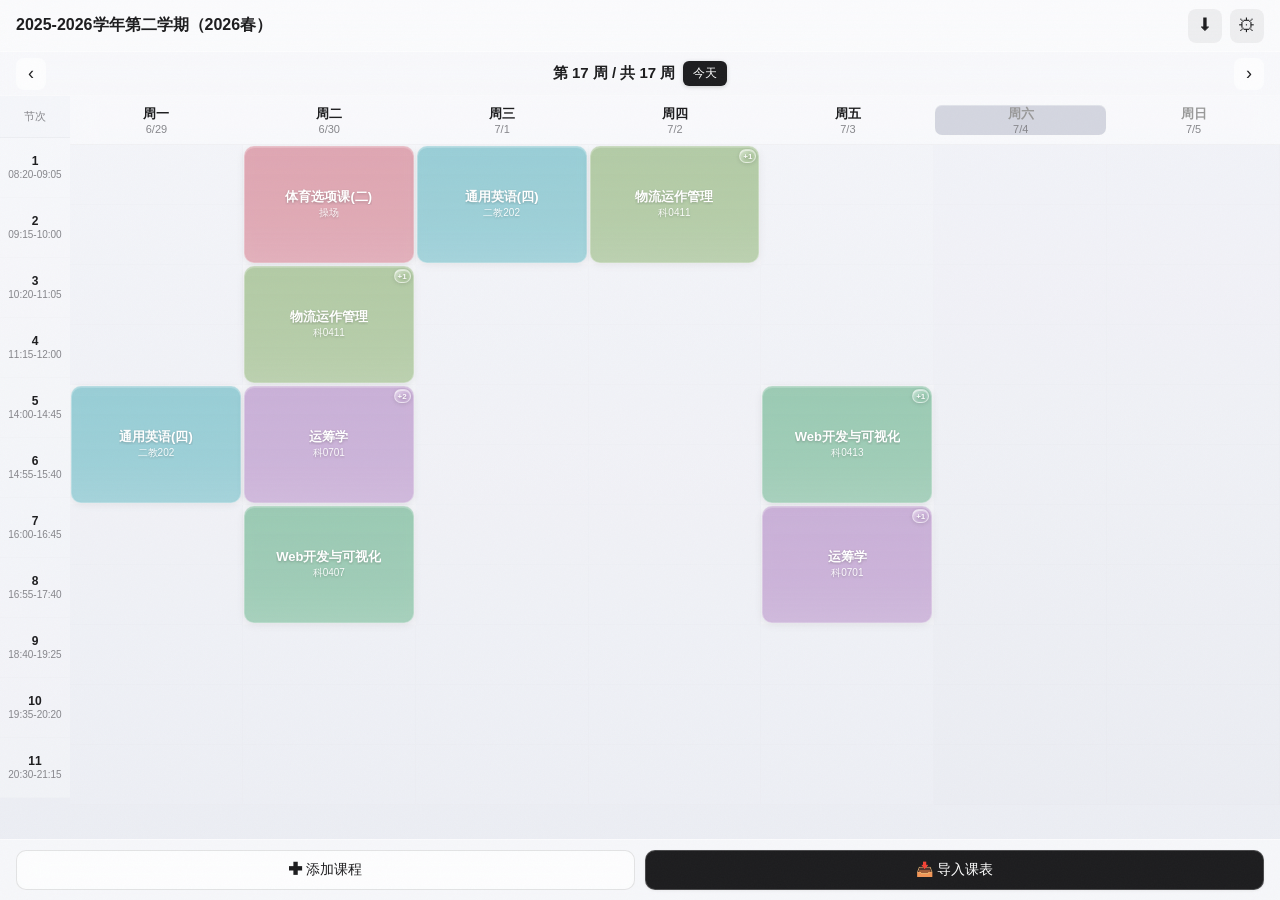
<file: 课表.html>
<!DOCTYPE html>
<html lang="zh-CN">
<head>
<meta charset="UTF-8">
<meta name="viewport" content="width=device-width, initial-scale=1.0, maximum-scale=1.0, user-scalable=no">
<title>课程表</title>
<style>
:root {
    --primary: #e8e8e8;
    --bg: transparent;
    --card-bg: rgba(255,255,255,0.60);
    --text: #1d1d1f;
    --text-secondary: #86868b;
    --border: rgba(0,0,0,0.06);
    --header-height: 52px;
    --nav-height: 44px;
    --cell-min-height: 48px;
    --safe-bottom: env(safe-area-inset-bottom, 0px);
}
* { margin: 0; padding: 0; box-sizing: border-box; }
body {
    font-family: -apple-system, BlinkMacSystemFont, "Segoe UI", Roboto, "PingFang SC", "Microsoft YaHei", sans-serif;
    background: linear-gradient(180deg, #f5f6fa 0%, #ebedf3 100%);
    color: var(--text);
    font-size: 14px;
    overflow-x: hidden;
    height: 100vh;
    display: flex;
    flex-direction: column;
}

/* 白色噪点纹理 */
body::after {
    content: '';
    position: fixed;
    inset: 0;
    pointer-events: none;
    z-index: 9999;
    opacity: 0.025;
    background-image: url("data:image/svg+xml,%3Csvg xmlns='http://www.w3.org/2000/svg' viewBox='0 0 200 200'%3E%3Cfilter id='n'%3E%3CfeTurbulence type='fractalNoise' baseFrequency='0.7' numOctaves='3' stitchTiles='stitch'/%3E%3C/filter%3E%3Crect width='100%25' height='100%25' filter='url(%23n)'/%3E%3C/svg%3E");
    background-size: 200px 200px;
    background-repeat: repeat;
}

/* 顶栏 */
.header {
    background: rgba(255,255,255,0.55);
    backdrop-filter: blur(20px);
    -webkit-backdrop-filter: blur(20px);
    color: var(--text);
    padding: 0 16px;
    height: var(--header-height);
    display: flex;
    align-items: center;
    justify-content: space-between;
    flex-shrink: 0;
    border-bottom: 1px solid rgba(255,255,255,0.5);
    position: sticky;
    top: 0;
    z-index: 10;
}
.header-title {
    font-size: 16px;
    font-weight: 600;
    flex: 1;
    overflow: hidden;
    text-overflow: ellipsis;
    white-space: nowrap;
}
.header-actions { display: flex; gap: 8px; }
.header-btn {
    background: rgba(0,0,0,0.05);
    border: none;
    color: var(--text);
    width: 34px;
    height: 34px;
    border-radius: 8px;
    font-size: 18px;
    cursor: pointer;
    display: flex;
    align-items: center;
    justify-content: center;
}
.header-btn:active { background: rgba(0,0,0,0.1); }

/* 周导航 */
.week-nav {
    background: rgba(255,255,255,0.35);
    backdrop-filter: blur(15px);
    -webkit-backdrop-filter: blur(15px);
    height: var(--nav-height);
    display: flex;
    align-items: center;
    justify-content: space-between;
    padding: 0 16px;
    border-bottom: 1px solid rgba(255,255,255,0.3);
    flex-shrink: 0;
    position: sticky;
    top: var(--header-height);
    z-index: 9;
}
.week-nav-btn {
    background: rgba(255,255,255,0.5);
    border: none;
    border-radius: 8px;
    height: 32px;
    padding: 0 12px;
    font-size: 18px;
    cursor: pointer;
    color: var(--text);
    display: flex;
    align-items: center;
    backdrop-filter: blur(5px);
    -webkit-backdrop-filter: blur(5px);
}
.week-nav-btn:active { background: rgba(255,255,255,0.8); }
.week-info {
    font-size: 15px;
    font-weight: 600;
    display: flex;
    align-items: center;
    gap: 8px;
}
.today-btn {
    background: #1d1d1f;
    color: #fff;
    border: none;
    border-radius: 6px;
    padding: 4px 10px;
    font-size: 12px;
    font-weight: 500;
    cursor: pointer;
    box-shadow: 0 1px 4px rgba(0,0,0,0.18);
}
.today-btn:active { opacity: .8; }

/* 课表容器 */
.schedule-wrapper {
    flex: 1;
    min-height: 0;
    display: flex;
    flex-direction: column;
}
.slide-viewport {
    flex: 1;
    min-height: 0;
    overflow: hidden;
    position: relative;
}
.desktop-layout {
    height: 100%;
    overflow: auto;
    -webkit-overflow-scrolling: touch;
}
.layout-row {
    display: flex;
    align-items: flex-start;
    min-height: 100%;
}

/* 固定左侧：节次列 */
.period-col {
    flex-shrink: 0;
    width: 52px;
    position: sticky;
    left: 0;
    z-index: 3;
}
.period-col-header {
    height: 42px;
    display: flex;
    align-items: center;
    justify-content: center;
    font-size: 11px;
    color: var(--text-secondary);
    background: rgba(245,246,250,0.92);
    backdrop-filter: blur(12px);
    -webkit-backdrop-filter: blur(12px);
    border-bottom: 1px solid rgba(0,0,0,0.03);
}
.period-item {
    height: 60px;
    display: flex;
    flex-direction: column;
    align-items: center;
    justify-content: center;
    background: rgba(255,255,255,0.25);
    border-bottom: 1px solid rgba(0,0,0,0.008);
}
.period-item .period-num {
    font-weight: 600;
    color: var(--text);
    font-size: 12px;
    line-height: 1.2;
}
.period-item .period-time {
    font-size: 10px;
    color: var(--text-secondary);
    line-height: 1.2;
}

/* 右侧列 */
.right-col {
    flex: 1;
    min-width: 0;
}

/* 固定顶部：日期表头 */
.schedule-header {
    position: sticky;
    top: 0;
    z-index: 3;
    display: grid;
    grid-template-columns: repeat(7, 1fr);
    background: rgba(255,255,255,0.45);
    backdrop-filter: blur(12px);
    -webkit-backdrop-filter: blur(12px);
    text-align: center;
    font-weight: 600;
    font-size: 13px;
    padding: 8px 0;
    border-bottom: 1px solid rgba(0,0,0,0.03);
}
.schedule-header .day-date {
    font-size: 11px;
    font-weight: 400;
    color: var(--text-secondary);
    display: block;
}

/* 滑动容器（隐藏水平溢出的课程网格） */
.slide-clip {
    overflow: hidden;
}

/* 课程网格（滑动的核心元素） */
.slide-track {
    display: grid;
    grid-template-columns: repeat(7, 1fr);
    grid-auto-rows: 60px;
    will-change: transform;
    backface-visibility: hidden;
    will-change: transform;
}

/* 课程网格单元格 */
.course-cell {
    background: rgba(255,255,255,0.3);
    border-bottom: 1px solid rgba(0,0,0,0.008);
    border-right: 1px solid rgba(0,0,0,0.008);
    padding: 1px;
    position: relative;
}
.course-cell.empty {
    background: rgba(245,246,248,0.2);
}
.course-cell.weekend {
    background: rgba(250,250,250,0.15);
}
.course-cell.empty.weekend {
    background: rgba(235,236,238,0.15);
}

/* 课程卡片 */
.course-card {
    border-radius: 10px;
    padding: 4px 6px;
    color: #fff;
    backdrop-filter: blur(4px);
    -webkit-backdrop-filter: blur(4px);
    font-size: 11px;
    cursor: pointer;
    display: flex;
    flex-direction: column;
    align-items: center;
    justify-content: center;
    height: 100%;
    position: relative;
    transition: opacity .15s;
    box-shadow: 0 2px 8px rgba(0,0,0,0.08), inset 0 1px 0 rgba(255,255,255,0.2);
    border: 0.5px solid rgba(255,255,255,0.3);
    text-shadow: 0 1px 3px rgba(0,0,0,0.25);
    text-align: center;
    overflow: hidden;
}
.course-card::before {
    content: '';
    position: absolute;
    inset: 0;
    border-radius: inherit;
    background: linear-gradient(180deg, transparent 0%, rgba(255,255,255,0.05) 70%, rgba(255,255,255,0.12) 100%);
    pointer-events: none;
}
.course-card:active { opacity: .85; }

/* 角标：表示该时段还有非本周课程 */
.slot-badge {
    position: absolute;
    top: 2px;
    right: 2px;
    background: linear-gradient(135deg, rgba(255,255,255,0.55) 0%, rgba(255,255,255,0.15) 60%);
    backdrop-filter: blur(6px);
    -webkit-backdrop-filter: blur(6px);
    color: rgba(255,255,255,0.95);
    font-size: 8px;
    font-weight: 700;
    min-width: 14px;
    height: 14px;
    border-radius: 7px;
    line-height: 14px;
    text-align: center;
    padding: 0 3px;
    border: 0.5px solid rgba(255,255,255,0.5);
    box-shadow: 0 1px 4px rgba(0,0,0,0.12), inset 0 1px 0 rgba(255,255,255,0.5);
    pointer-events: none;
}

/* 时段详情的课程卡片 */
.slot-detail-card {
    border-radius: 10px;
    padding: 16px;
    color: #fff;
    margin-bottom: 14px;
}
.slot-detail-card:last-child { margin-bottom: 0; }
.slot-detail-card.inactive { background: #b0b0b0 !important; }
.slot-detail-name { font-size: 17px; font-weight: 600; margin-bottom: 10px; }
.slot-detail-info { font-size: 14px; opacity: .92; margin-bottom: 4px; }
.slot-detail-status {
    font-size: 12px;
    margin-top: 8px;
    padding: 3px 10px;
    border-radius: 4px;
    display: inline-block;
    background: rgba(0,0,0,.18);
}
.slot-detail-actions {
    display: flex;
    gap: 10px;
    margin-top: 14px;
}
.slot-detail-actions button {
    flex: 1;
    height: 38px;
    border: none;
    border-radius: 6px;
    font-size: 14px;
    cursor: pointer;
    color: #fff;
}
.slot-detail-actions .edit-btn { background: rgba(255,255,255,.22); }
.slot-detail-actions .edit-btn:active { background: rgba(255,255,255,.35); }
.slot-detail-actions .delete-btn { background: rgba(255,60,60,.35); }
.slot-detail-actions .delete-btn:active { background: rgba(255,60,60,.5); }
.course-card .course-name {
    font-weight: 600;
    font-size: 11px;
    line-height: 1.3;
    overflow: hidden;
    text-overflow: ellipsis;
    display: -webkit-box;
    -webkit-line-clamp: 2;
    -webkit-box-orient: vertical;
}
.course-card .course-location {
    font-size: 10px;
    opacity: .9;
    margin-top: 1px;
    overflow: hidden;
    text-overflow: ellipsis;
    white-space: nowrap;
}

/* 底部操作栏 */
.action-bar {
    background: rgba(255,255,255,0.55);
    backdrop-filter: blur(20px);
    -webkit-backdrop-filter: blur(20px);
    border-top: 1px solid rgba(255,255,255,0.5);
    padding: 10px 16px;
    padding-bottom: calc(10px + var(--safe-bottom));
    display: flex;
    gap: 10px;
    flex-shrink: 0;
    position: sticky;
    bottom: 0;
    z-index: 10;
}
.action-btn {
    flex: 1;
    height: 40px;
    border: 1px solid rgba(0,0,0,0.1);
    border-radius: 10px;
    background: rgba(255,255,255,0.5);
    backdrop-filter: blur(8px);
    -webkit-backdrop-filter: blur(8px);
    font-size: 14px;
    cursor: pointer;
    display: flex;
    align-items: center;
    justify-content: center;
    gap: 6px;
    color: var(--text);
}
.action-btn.primary { background: #1d1d1f; color: #fff; border: 1px solid rgba(255,255,255,0.2); box-shadow: 0 1px 3px rgba(0,0,0,0.06); }
.action-btn:active { opacity: .7; }

/* 模态框 */
.modal-overlay {
    position: fixed;
    inset: 0;
    background: rgba(0,0,0,0.2);
    backdrop-filter: blur(10px);
    -webkit-backdrop-filter: blur(10px);
    z-index: 100;
    display: flex;
    align-items: flex-end;
    justify-content: center;
    opacity: 0;
    visibility: hidden;
    transition: opacity .25s ease, visibility .25s ease;
}
.modal-overlay.active {
    opacity: 1;
    visibility: visible;
}
.modal {
    background: rgba(255,255,255,0.82);
    backdrop-filter: blur(30px);
    -webkit-backdrop-filter: blur(30px);
    width: 100%;
    max-width: 420px;
    border-radius: 16px 16px 0 0;
    padding: 20px;
    max-height: 85vh;
    overflow-y: auto;
    border: 1px solid rgba(255,255,255,0.5);
    box-shadow: 0 20px 60px rgba(0,0,0,0.12);
    transform: translateY(100%);
    transition: transform .3s cubic-bezier(0.32, 0.72, 0, 1);
}
.modal-overlay.active .modal {
    transform: translateY(0);
}

.modal-title {
    font-size: 17px;
    font-weight: 600;
    margin-bottom: 16px;
    text-align: center;
}
.modal-close {
    float: right;
    background: none;
    border: none;
    font-size: 22px;
    color: var(--text-secondary);
    cursor: pointer;
    padding: 0 4px;
}

/* 表单 */
.form-group { margin-bottom: 14px; }
.form-label {
    display: block;
    font-size: 13px;
    color: var(--text-secondary);
    margin-bottom: 4px;
}
.form-input, .form-select {
    width: 100%;
    height: 40px;
    border: 1px solid rgba(0,0,0,0.06);
    border-radius: 8px;
    padding: 0 12px;
    font-size: 15px;
    background: rgba(255,255,255,0.5);
    color: var(--text);
    backdrop-filter: blur(5px);
    -webkit-backdrop-filter: blur(5px);
}
.form-input:focus, .form-select:focus {
    outline: none;
    border-color: #c7c7cc;
    box-shadow: 0 0 0 3px rgba(0,0,0,0.05);
}
.form-row {
    display: grid;
    grid-template-columns: 1fr 1fr;
    gap: 10px;
}
.form-submit {
    width: 100%;
    height: 44px;
    background: var(--primary);
    color: var(--text);
    border: none;
    border-radius: 10px;
    font-size: 16px;
    font-weight: 600;
    cursor: pointer;
    margin-top: 4px;
    box-shadow: 0 1px 3px rgba(0,0,0,0.06);
}
.form-submit:active { opacity: .8; }

/* 课程详情 */
.course-detail-item {
    display: flex;
    padding: 10px 0;
    border-bottom: 1px solid var(--border);
}
.course-detail-item:last-child { border-bottom: none; }
.detail-label {
    width: 60px;
    color: var(--text-secondary);
    font-size: 14px;
    flex-shrink: 0;
}
.detail-value { font-size: 14px; }
.detail-actions {
    display: flex;
    gap: 10px;
    margin-top: 16px;
}
.detail-actions button { flex: 1; }

/* 颜色标记预览 */
.color-dot {
    display: inline-block;
    width: 12px;
    height: 12px;
    border-radius: 50%;
    margin-right: 6px;
    vertical-align: middle;
}

/* 空状态 */
.empty-state {
    text-align: center;
    padding: 60px 20px;
    color: var(--text-secondary);
}
.empty-state .icon { font-size: 48px; margin-bottom: 12px; }
.empty-state p { font-size: 14px; }

/* 加载/错误 */
.toast {
    position: fixed;
    top: 16px;
    left: 50%;
    transform: translateX(-50%);
    background: rgba(0,0,0,0.75);
    backdrop-filter: blur(10px);
    -webkit-backdrop-filter: blur(10px);
    color: #fff;
    padding: 10px 20px;
    border-radius: 10px;
    font-size: 14px;
    z-index: 200;
    display: none;
    white-space: nowrap;
    box-shadow: 0 8px 24px rgba(0,0,0,0.15);
}
.toast.show { display: block; animation: fadeInOut 2s ease; }
@keyframes fadeInOut {
    0% { opacity: 0; transform: translateX(-50%) translateY(-10px); }
    15% { opacity: 1; transform: translateX(-50%) translateY(0); }
    85% { opacity: 1; transform: translateX(-50%) translateY(0); }
    100% { opacity: 0; transform: translateX(-50%) translateY(-10px); }
}

/* 周末列视觉区分 */
.day-header { border: 1.5px solid transparent; }
.day-header.weekend { color: #999; }
.day-header.today { background: #d4d6e0; border-color: rgba(255,255,255,0.85); border-radius: 8px; box-shadow: inset 0 1px 0 rgba(255,255,255,0.3); }

/* 加载 spinner */
.spinner {
    display: inline-block;
    width: 32px;
    height: 32px;
    border: 3px solid var(--border);
    border-top-color: #8e8e93;
    border-radius: 50%;
    animation: spin .8s linear infinite;
}
@keyframes spin { to { transform: rotate(360deg); } }

/* 上传区域 */
.upload-area {
    border: 2px dashed rgba(0,0,0,0.1);
    border-radius: 12px;
    padding: 24px 16px;
    text-align: center;
    cursor: pointer;
    transition: border-color .2s, background .2s;
    background: rgba(255,255,255,0.3);
    backdrop-filter: blur(5px);
    -webkit-backdrop-filter: blur(5px);
}
.upload-area:hover {
    border-color: #c7c7cc;
    background: rgba(255,255,255,0.45);
}
.upload-area:active { background: rgba(255,255,255,0.5); }

/* 横屏优化 */
@media (min-width: 768px) {
    .period-col { width: 70px; }
    .course-card .course-name { font-size: 13px; }
}
/* ===== 移动端自适应 ===== */
.mobile-layout { display: none; }

.day-tabs {
	display: flex;
	gap: 4px;
	padding: 8px 8px;
	background: #fff;
	border-bottom: 1px solid var(--border);
	flex-shrink: 0;
	overflow-x: auto;
	-webkit-overflow-scrolling: touch;
}
.day-tab {
	flex: 1;
	min-width: 0;
	text-align: center;
	padding: 6px 0;
	border-radius: 8px;
	font-size: 13px;
	font-weight: 500;
	background: #f0f1f3;
	color: var(--text-secondary);
	cursor: pointer;
	user-select: none;
	-webkit-tap-highlight-color: transparent;
	transition: all .15s;
}
.day-tab:active { opacity: .7; }
.day-tab .dow { display: block; font-size: 13px; line-height: 1.4; }
.day-tab .date-num { display: block; font-size: 10px; opacity: .65; margin-top: 1px; }
.day-tab.active { background: var(--primary); color: var(--text); font-weight: 600; }
.day-tab.active .date-num { opacity: .8; }
.day-tab.today { border: 1.5px solid #c7c7cc; color: #8e8e93; background: #f0f0f0; }
.day-tab.active.today { background: var(--primary); color: var(--text); border-color: transparent; }

.mobile-timeline {
	flex: 1;
	overflow-y: auto;
	-webkit-overflow-scrolling: touch;
}
.tl-wrapper {
	display: flex;
	background: #fff;
}
.tl-labels {
	width: 52px;
	flex-shrink: 0;
	background: #fafafa;
	border-right: 1px solid #eee;
}
.tl-label {
	height: 50px;
	display: flex;
	flex-direction: column;
	justify-content: center;
	align-items: center;
	border-bottom: 1px solid #eee;
	text-align: center;
}
.tl-label .num { font-weight: 600; color: #333; font-size: 12px; line-height: 1.3; }
.tl-label .time { font-size: 9px; color: var(--text-secondary); line-height: 1.2; }
.tl-courses {
	flex: 1;
	position: relative;
}
.tl-course {
	position: absolute;
	left: 2px;
	right: 2px;
	border-radius: 6px;
	padding: 4px 8px;
	color: #fff;
	cursor: pointer;
	z-index: 1;
	display: flex;
	flex-direction: column;
	justify-content: center;
	overflow: hidden;
}
.tl-course:active { opacity: .85; }
.tl-course .name {
	font-weight: 600; font-size: 13px;
	overflow: hidden; text-overflow: ellipsis; white-space: nowrap; line-height: 1.3;
}
.tl-course .loc {
	font-size: 11px; opacity: .9;
	overflow: hidden; text-overflow: ellipsis; white-space: nowrap; margin-top: 1px;
}
.tl-badge {
    display: inline-block; font-size: 10px; background: rgba(255,255,255,0.25);
    backdrop-filter: blur(4px); -webkit-backdrop-filter: blur(4px);
    border: 0.5px solid rgba(255,255,255,0.4);
    border-radius: 8px; padding: 0 7px; margin-top: 2px; align-self: flex-start;
}
.tl-empty {
	padding: 60px 20px; text-align: center; color: var(--text-secondary); font-size: 14px;
}

@media (max-width: 599px) {
	.mobile-layout { display: none; }
	.period-col { width: 42px; }
	.period-col-header { height: 36px; font-size: 10px; padding: 0 1px; }
	.period-item .period-num { font-size: 10px; }
	.period-item .period-time { font-size: 9px; white-space: normal; line-height: 1.2; }
	.schedule-header { padding: 4px 0; font-size: 11px; }
	.schedule-header .day-date { font-size: 9px; }
	.course-card { padding: 3px; border-radius: 8px; }
	.slot-badge { top: 1px; right: 1px; font-size: 7px; min-width: 12px; height: 12px; line-height: 12px; border-radius: 6px; padding: 0 2px; background: linear-gradient(135deg, rgba(255,255,255,0.6) 0%, rgba(255,255,255,0.1) 60%); border: 0.5px solid rgba(255,255,255,0.5); box-shadow: 0 1px 3px rgba(0,0,0,0.1), inset 0 1px 0 rgba(255,255,255,0.4); }
}
</style>
</head>
<body>

<div class="header">
    <div class="header-title" id="headerTitle">课程表</div>
    <div class="header-actions">
        <button class="header-btn" onclick="showImportModal()" title="导入课表">⬇</button>
        <button class="header-btn" onclick="showSettings()" title="设置">⚙</button>
    </div>
</div>

<div class="week-nav">
    <button class="week-nav-btn" onclick="changeWeek(-1)">‹</button>
    <div class="week-info">
        <span id="weekLabel">第 1 周</span>
        <button class="today-btn" id="todayBtn" onclick="goToToday()">今天</button>
    </div>
    <button class="week-nav-btn" onclick="changeWeek(1)">›</button>
</div>

<div class="schedule-wrapper">
    <div class="slide-viewport">
        <div class="desktop-layout" id="desktopView">
            <div class="layout-row">
                <div class="period-col" id="periodCol">
                    <div class="period-col-header">节次</div>
                    <div class="period-col-body" id="periodColBody"></div>
                </div>
                <div class="right-col">
                    <div class="schedule-header" id="scheduleHeader"></div>
                    <div class="slide-clip">
                        <div class="slide-track" id="courseTrack"></div>
                        <div id="scheduleContainer"></div>
                    </div>
                </div>
            </div>
        </div>
    </div>
    <div class="mobile-layout" id="mobileView">
        <div class="day-tabs" id="dayTabs"></div>
        <div class="mobile-timeline" id="mobileTimeline"></div>
    </div>
</div>

<div class="action-bar">
    <button class="action-btn" onclick="showAddCourse()">✚ 添加课程</button>
    <button class="action-btn primary" onclick="showImportModal()">📥 导入课表</button>
</div>

<!-- 添加/编辑课程弹窗 -->
<div class="modal-overlay" id="formModal">
    <div class="modal">
        <button class="modal-close" onclick="closeModal('formModal')">×</button>
        <div class="modal-title" id="formTitle">添加课程</div>
        <form id="courseForm" onsubmit="saveCourse(event)">
            <input type="hidden" id="editCourseId" value="">
            <div class="form-group">
                <label class="form-label">课程名称</label>
                <input class="form-input" id="formName" required placeholder="如：高等数学">
            </div>
            <div class="form-row">
                <div class="form-group">
                    <label class="form-label">教师</label>
                    <input class="form-input" id="formTeacher" placeholder="选填">
                </div>
                <div class="form-group">
                    <label class="form-label">地点</label>
                    <input class="form-input" id="formLocation" placeholder="选填">
                </div>
            </div>
            <div class="form-row">
                <div class="form-group">
                    <label class="form-label">星期</label>
                    <select class="form-select" id="formDay">
                        <option value="1">周一</option>
                        <option value="2">周二</option>
                        <option value="3">周三</option>
                        <option value="4">周四</option>
                        <option value="5">周五</option>
                        <option value="6">周六</option>
                        <option value="7">周日</option>
                    </select>
                </div>
                <div class="form-group">
                    <label class="form-label">上课周数</label>
                    <div class="form-row">
                        <input class="form-input" id="formStartWeek" type="number" value="1" min="1" placeholder="起">
                        <input class="form-input" id="formEndWeek" type="number" value="18" min="1" placeholder="止">
                    </div>
                </div>
            </div>
            <div class="form-row">
                <div class="form-group">
                    <label class="form-label">开始节次</label>
                    <select class="form-select" id="formStartPeriod">
                        <option value="1">第1节</option>
                        <option value="2">第2节</option>
                        <option value="3">第3节</option>
                        <option value="4">第4节</option>
                        <option value="5">第5节</option>
                        <option value="6">第6节</option>
                        <option value="7">第7节</option>
                        <option value="8">第8节</option>
                        <option value="9">第9节</option>
                        <option value="10">第10节</option>
                        <option value="11">第11节</option>
                    </select>
                </div>
                <div class="form-group">
                    <label class="form-label">结束节次</label>
                    <select class="form-select" id="formEndPeriod">
                        <option value="1">第1节</option>
                        <option value="2">第2节</option>
                        <option value="3">第3节</option>
                        <option value="4">第4节</option>
                        <option value="5">第5节</option>
                        <option value="6">第6节</option>
                        <option value="7">第7节</option>
                        <option value="8">第8节</option>
                        <option value="9">第9节</option>
                        <option value="10">第10节</option>
                        <option value="11">第11节</option>
                    </select>
                </div>
            </div>
            <div class="form-group">
                <label class="form-label">单双周</label>
                <select class="form-select" id="formWeekType">
                    <option value="">每周</option>
                    <option value="odd">单周</option>
                    <option value="even">双周</option>
                </select>
            </div>
            <button class="form-submit" type="submit">保存</button>
        </form>
    </div>
</div>

<!-- 导入弹窗 -->
<div class="modal-overlay" id="importModal">
    <div class="modal">
        <button class="modal-close" onclick="closeModal('importModal')">×</button>
        <div class="modal-title">导入课表</div>

        <!-- 自动导入 - 账号密码 -->
        <div id="loginFormSection">
            <p style="text-align:center;color:var(--text-secondary);margin-bottom:12px;font-size:14px;">
                方式一：自动登录教务处导入
            </p>
            <form onsubmit="importSchedule(event)">
                <div class="form-group">
                    <label class="form-label">学号</label>
                    <input class="form-input" id="loginUsername" required>
                </div>
                <div class="form-group">
                    <label class="form-label">密码</label>
                    <input class="form-input" id="loginPassword" type="password" required>
                </div>
                <button class="form-submit" type="submit" id="importBtn">登录并导入</button>
            </form>
        </div>

        <!-- MFA 验证码输入 -->
        <div id="mfaSection" style="display:none;">
            <p style="text-align:center;color:var(--text-secondary);margin-bottom:8px;font-size:14px;">
                📱 需要短信验证码
            </p>
            <p style="text-align:center;color:var(--text-secondary);margin-bottom:12px;font-size:13px;">
                验证码已发送到你的手机，请输入
            </p>
            <form onsubmit="submitMfaCode(event)">
                <div class="form-group">
                    <label class="form-label">短信验证码</label>
                    <input class="form-input" id="mfaCode" type="text" inputmode="numeric" required placeholder="输入6位验证码">
                </div>
                <button class="form-submit" type="submit" id="mfaBtn">验证并导入</button>
            </form>
        </div>

        <!-- 导入状态 -->
        <div id="importStatus" style="display:none;margin-top:16px;text-align:center;">
            <div class="spinner" id="importSpinner"></div>
            <p id="importStatusText" style="font-size:14px;color:var(--text-secondary);margin-top:8px;">处理中...</p>
            <p id="importError" style="font-size:13px;color:#e74c3c;margin-top:8px;display:none;"></p>
        </div>

        <div style="margin:20px 0;border-top:1px solid var(--border);text-align:center;position:relative;">
            <span style="position:relative;top:-10px;background:var(--card-bg);padding:0 12px;color:var(--text-secondary);font-size:13px;">或者</span>
        </div>

        <!-- 手动上传 -->
        <p style="text-align:center;color:var(--text-secondary);margin-bottom:12px;font-size:14px;">
            方式二：手动上传已保存的课表 HTML
        </p>
        <div class="upload-area" id="uploadArea" onclick="document.getElementById('htmlFileInput').click()">
            <div style="font-size:36px;color:var(--text-secondary);margin-bottom:8px;">📄</div>
            <p style="font-size:14px;color:var(--text-secondary);">点击选择教务系统的课表 HTML 文件</p>
            <p style="font-size:12px;color:#bbb;margin-top:4px;">在浏览器中打开课表页面 → 另存为 → 选择此文件</p>
            <input type="file" id="htmlFileInput" accept=".html,.htm" style="display:none" onchange="uploadHtmlFile(event)">
        </div>
        <div id="uploadStatus" style="display:none;margin-top:12px;text-align:center;">
            <div class="spinner" id="uploadSpinner"></div>
            <p id="uploadStatusText" style="font-size:14px;color:var(--text-secondary);margin-top:8px;">解析中...</p>
            <p id="uploadError" style="font-size:13px;color:#e74c3c;margin-top:8px;display:none;"></p>
        </div>

        <div style="margin:20px 0;border-top:1px solid var(--border);text-align:center;position:relative;">
            <span style="position:relative;top:-10px;background:var(--card-bg);padding:0 12px;color:var(--text-secondary);font-size:13px;">或者</span>
        </div>

        <!-- 粘贴 HTML 导入 -->
        <p style="text-align:center;color:var(--text-secondary);margin-bottom:8px;font-size:14px;">
            方式三：从网页源代码复制
        </p>
        <div style="background:#f8f9fa;border-radius:8px;padding:12px;margin-bottom:12px;font-size:13px;line-height:1.8;">
            <div style="display:flex;gap:16px;justify-content:center;flex-wrap:wrap;">
                <span style="display:flex;align-items:center;gap:4px;"><span style="background:var(--primary);color:var(--text);border-radius:50%;width:22px;height:22px;display:inline-flex;align-items:center;justify-content:center;font-size:12px;flex-shrink:0;">1</span> 课表页面点<b>右键</b> → <b>查看页面源代码</b></span>
                <span style="display:flex;align-items:center;gap:4px;"><span style="background:var(--primary);color:var(--text);border-radius:50%;width:22px;height:22px;display:inline-flex;align-items:center;justify-content:center;font-size:12px;flex-shrink:0;">2</span> 按 <b>Ctrl+A</b>（全选）→ <b>Ctrl+C</b>（复制）</span>
                <span style="display:flex;align-items:center;gap:4px;"><span style="background:var(--primary);color:var(--text);border-radius:50%;width:22px;height:22px;display:inline-flex;align-items:center;justify-content:center;font-size:12px;flex-shrink:0;">3</span> 回到这里 <b>Ctrl+V</b>（粘贴）→ 点"导入"</span>
            </div>
        </div>
        <textarea id="htmlPasteInput" rows="5" style="width:100%;border:1px solid var(--border);border-radius:6px;padding:8px;font-size:12px;font-family:monospace;resize:vertical;box-sizing:border-box;" placeholder="在页面源码中 Ctrl+A → Ctrl+C，再回到这里 Ctrl+V ..." onpaste="setTimeout(function(){document.getElementById('htmlPasteStatus').style.display='none';},100)"></textarea>
        <div style="display:flex;gap:8px;margin-top:8px;">
            <button class="form-submit" style="flex:1;font-size:13px;" onclick="importHtmlPaste()">解析并导入</button>
        </div>
        <div id="htmlPasteStatus" style="display:none;margin-top:8px;text-align:center;font-size:13px;"></div>
    </div>
</div>

<!-- 设置弹窗 -->
<div class="modal-overlay" id="settingsModal">
    <div class="modal">
        <button class="modal-close" onclick="closeModal('settingsModal')">×</button>
        <div class="modal-title">设置</div>
        <p style="text-align:center;color:var(--text-secondary);font-size:14px;margin-bottom:8px;">
            作息时间：内蒙古工业大学通用时间表
        </p>
        <div id="periodTable" style="font-size:13px;color:var(--text-secondary);"></div>
    </div>
</div>

<!-- 时段详情弹窗（替代原单课程详情） -->
<div class="modal-overlay" id="slotDetailModal">
    <div class="modal">
        <button class="modal-close" onclick="closeModal('slotDetailModal')">×</button>
        <div class="modal-title" id="slotDetailTitle">该时段课程</div>
        <div id="slotDetailBody"></div>
    </div>
</div>

<!-- Toast -->
<div class="toast" id="toast"></div>



<script>
// ===== 嵌入的课表数据 =====
var EMBEDDED_ALL_WEEKS = {"1": {"semester_name": "2025-2026学年第二学期（2026春）", "current_week": 1, "total_weeks": 17, "week_start": "2026-03-09", "week_end": "2026-03-15", "periods": [[1, "08:20", "09:05"], [2, "09:15", "10:00"], [3, "10:20", "11:05"], [4, "11:15", "12:00"], [5, "14:00", "14:45"], [6, "14:55", "15:40"], [7, "16:00", "16:45"], [8, "16:55", "17:40"], [9, "18:40", "19:25"], [10, "19:35", "20:20"], [11, "20:30", "21:15"]], "weekdays": ["一", "二", "三", "四", "五", "六", "日"], "days": [{"day": 1, "slots": [{"start_period": 1, "end_period": 2, "courses": [{"id": 163, "name": "统计学", "teacher": "杨丽", "location": "科0413", "week_type": "", "week_info": "1-13周", "color": "#4AB5C4", "active": true}], "total": 1}, {"start_period": 3, "end_period": 4, "courses": [{"id": 164, "name": "毛泽东思想和中国特色社会主义理论体系概论", "teacher": "付为政", "location": "科0120", "week_type": "", "week_info": "1-12周", "color": "#D9647A", "active": true}], "total": 1}, {"start_period": 7, "end_period": 8, "courses": [{"id": 166, "name": "公司治理B", "teacher": "王晓燕", "location": "科0411", "week_type": "", "week_info": "5-10周", "color": "#D9647A", "active": false}, {"id": 167, "name": "工程伦理(职业伦理)", "teacher": "刘业斌", "location": "科0411", "week_type": "", "week_info": "1-4周", "color": "#E8A040", "active": true}], "total": 2}]}, {"day": 2, "slots": [{"start_period": 3, "end_period": 4, "courses": [{"id": 169, "name": "电子商务(双语)", "teacher": "彭佳", "location": "科0411", "week_type": "", "week_info": "1-9周", "color": "#4AB5C4", "active": true}, {"id": 170, "name": "物流运作管理", "teacher": "李媛媛", "location": "科0411", "week_type": "", "week_info": "10-17周", "color": "#80B060", "active": false}], "total": 2}, {"start_period": 5, "end_period": 6, "courses": [{"id": 171, "name": "公司治理B", "teacher": "王晓燕", "location": "科0411", "week_type": "", "week_info": "1-4周", "color": "#D9647A", "active": true}, {"id": 172, "name": "运筹学", "teacher": "李娜", "location": "主425", "week_type": "odd", "week_info": "5-5周(单)", "color": "#B07CC9", "active": false}, {"id": 173, "name": "运筹学", "teacher": "李娜", "location": "科0701", "week_type": "", "week_info": "6-17周", "color": "#B07CC9", "active": false}], "total": 3}]}, {"day": 3, "slots": [{"start_period": 3, "end_period": 4, "courses": [{"id": 177, "name": "统计学", "teacher": "杨丽", "location": "科0413", "week_type": "", "week_info": "1-13周", "color": "#4AB5C4", "active": true}], "total": 1}, {"start_period": 5, "end_period": 6, "courses": [{"id": 178, "name": "公司治理B", "teacher": "王晓燕", "location": "科0411", "week_type": "", "week_info": "5-9周", "color": "#D9647A", "active": false}, {"id": 179, "name": "工程伦理(职业伦理)", "teacher": "刘业斌", "location": "科0411", "week_type": "", "week_info": "1-4周", "color": "#E8A040", "active": true}], "total": 2}, {"start_period": 7, "end_period": 8, "courses": [{"id": 180, "name": "物流信息系统", "teacher": "崔敏杰", "location": "科0411", "week_type": "", "week_info": "1-11周", "color": "#4AB5C4", "active": true}], "total": 1}]}, {"day": 4, "slots": [{"start_period": 1, "end_period": 2, "courses": [{"id": 181, "name": "电子商务(双语)", "teacher": "彭佳", "location": "科0411", "week_type": "", "week_info": "1-9周", "color": "#4AB5C4", "active": true}, {"id": 182, "name": "物流运作管理", "teacher": "李媛媛", "location": "科0411", "week_type": "", "week_info": "10-17周", "color": "#80B060", "active": false}], "total": 2}, {"start_period": 3, "end_period": 4, "courses": [{"id": 183, "name": "毛泽东思想和中国特色社会主义理论体系概论", "teacher": "付为政", "location": "科0120", "week_type": "", "week_info": "1-12周", "color": "#D9647A", "active": true}], "total": 1}]}, {"day": 5, "slots": [{"start_period": 5, "end_period": 6, "courses": [{"id": 188, "name": "公司治理B", "teacher": "王晓燕", "location": "科0401", "week_type": "", "week_info": "1-4周", "color": "#D9647A", "active": true}, {"id": 189, "name": "Web开发与可视化", "teacher": "王鑫", "location": "科0413", "week_type": "", "week_info": "8-17周", "color": "#50B080", "active": false}], "total": 2}, {"start_period": 7, "end_period": 8, "courses": [{"id": 190, "name": "物流信息系统", "teacher": "崔敏杰", "location": "科0411", "week_type": "", "week_info": "1-11周", "color": "#4AB5C4", "active": true}, {"id": 191, "name": "运筹学", "teacher": "李娜", "location": "科0701", "week_type": "", "week_info": "12-17周", "color": "#B07CC9", "active": false}], "total": 2}]}, {"day": 6, "slots": []}, {"day": 7, "slots": []}]}, "2": {"semester_name": "2025-2026学年第二学期（2026春）", "current_week": 2, "total_weeks": 17, "week_start": "2026-03-16", "week_end": "2026-03-22", "periods": [[1, "08:20", "09:05"], [2, "09:15", "10:00"], [3, "10:20", "11:05"], [4, "11:15", "12:00"], [5, "14:00", "14:45"], [6, "14:55", "15:40"], [7, "16:00", "16:45"], [8, "16:55", "17:40"], [9, "18:40", "19:25"], [10, "19:35", "20:20"], [11, "20:30", "21:15"]], "weekdays": ["一", "二", "三", "四", "五", "六", "日"], "days": [{"day": 1, "slots": [{"start_period": 1, "end_period": 2, "courses": [{"id": 163, "name": "统计学", "teacher": "杨丽", "location": "科0413", "week_type": "", "week_info": "1-13周", "color": "#4AB5C4", "active": true}], "total": 1}, {"start_period": 3, "end_period": 4, "courses": [{"id": 164, "name": "毛泽东思想和中国特色社会主义理论体系概论", "teacher": "付为政", "location": "科0120", "week_type": "", "week_info": "1-12周", "color": "#D9647A", "active": true}], "total": 1}, {"start_period": 5, "end_period": 6, "courses": [{"id": 165, "name": "通用英语(四)", "teacher": "姬京彤", "location": "二教202", "week_type": "", "week_info": "2-17周", "color": "#4AB5C4", "active": true}], "total": 1}, {"start_period": 7, "end_period": 8, "courses": [{"id": 166, "name": "公司治理B", "teacher": "王晓燕", "location": "科0411", "week_type": "", "week_info": "5-10周", "color": "#D9647A", "active": false}, {"id": 167, "name": "工程伦理(职业伦理)", "teacher": "刘业斌", "location": "科0411", "week_type": "", "week_info": "1-4周", "color": "#E8A040", "active": true}], "total": 2}]}, {"day": 2, "slots": [{"start_period": 1, "end_period": 2, "courses": [{"id": 168, "name": "体育选项课(二)", "teacher": "操场", "location": "", "week_type": "", "week_info": "2-17周", "color": "#D9647A", "active": true}], "total": 1}, {"start_period": 3, "end_period": 4, "courses": [{"id": 169, "name": "电子商务(双语)", "teacher": "彭佳", "location": "科0411", "week_type": "", "week_info": "1-9周", "color": "#4AB5C4", "active": true}, {"id": 170, "name": "物流运作管理", "teacher": "李媛媛", "location": "科0411", "week_type": "", "week_info": "10-17周", "color": "#80B060", "active": false}], "total": 2}, {"start_period": 5, "end_period": 6, "courses": [{"id": 171, "name": "公司治理B", "teacher": "王晓燕", "location": "科0411", "week_type": "", "week_info": "1-4周", "color": "#D9647A", "active": true}, {"id": 172, "name": "运筹学", "teacher": "李娜", "location": "主425", "week_type": "odd", "week_info": "5-5周(单)", "color": "#B07CC9", "active": false}, {"id": 173, "name": "运筹学", "teacher": "李娜", "location": "科0701", "week_type": "", "week_info": "6-17周", "color": "#B07CC9", "active": false}], "total": 3}]}, {"day": 3, "slots": [{"start_period": 1, "end_period": 2, "courses": [{"id": 176, "name": "通用英语(四)", "teacher": "姬京彤", "location": "二教202", "week_type": "", "week_info": "2-17周", "color": "#4AB5C4", "active": true}], "total": 1}, {"start_period": 3, "end_period": 4, "courses": [{"id": 177, "name": "统计学", "teacher": "杨丽", "location": "科0413", "week_type": "", "week_info": "1-13周", "color": "#4AB5C4", "active": true}], "total": 1}, {"start_period": 5, "end_period": 6, "courses": [{"id": 178, "name": "公司治理B", "teacher": "王晓燕", "location": "科0411", "week_type": "", "week_info": "5-9周", "color": "#D9647A", "active": false}, {"id": 179, "name": "工程伦理(职业伦理)", "teacher": "刘业斌", "location": "科0411", "week_type": "", "week_info": "1-4周", "color": "#E8A040", "active": true}], "total": 2}, {"start_period": 7, "end_period": 8, "courses": [{"id": 180, "name": "物流信息系统", "teacher": "崔敏杰", "location": "科0411", "week_type": "", "week_info": "1-11周", "color": "#4AB5C4", "active": true}], "total": 1}]}, {"day": 4, "slots": [{"start_period": 1, "end_period": 2, "courses": [{"id": 181, "name": "电子商务(双语)", "teacher": "彭佳", "location": "科0411", "week_type": "", "week_info": "1-9周", "color": "#4AB5C4", "active": true}, {"id": 182, "name": "物流运作管理", "teacher": "李媛媛", "location": "科0411", "week_type": "", "week_info": "10-17周", "color": "#80B060", "active": false}], "total": 2}, {"start_period": 3, "end_period": 4, "courses": [{"id": 183, "name": "毛泽东思想和中国特色社会主义理论体系概论", "teacher": "付为政", "location": "科0120", "week_type": "", "week_info": "1-12周", "color": "#D9647A", "active": true}], "total": 1}]}, {"day": 5, "slots": [{"start_period": 5, "end_period": 6, "courses": [{"id": 188, "name": "公司治理B", "teacher": "王晓燕", "location": "科0401", "week_type": "", "week_info": "1-4周", "color": "#D9647A", "active": true}, {"id": 189, "name": "Web开发与可视化", "teacher": "王鑫", "location": "科0413", "week_type": "", "week_info": "8-17周", "color": "#50B080", "active": false}], "total": 2}, {"start_period": 7, "end_period": 8, "courses": [{"id": 190, "name": "物流信息系统", "teacher": "崔敏杰", "location": "科0411", "week_type": "", "week_info": "1-11周", "color": "#4AB5C4", "active": true}, {"id": 191, "name": "运筹学", "teacher": "李娜", "location": "科0701", "week_type": "", "week_info": "12-17周", "color": "#B07CC9", "active": false}], "total": 2}]}, {"day": 6, "slots": []}, {"day": 7, "slots": []}]}, "3": {"semester_name": "2025-2026学年第二学期（2026春）", "current_week": 3, "total_weeks": 17, "week_start": "2026-03-23", "week_end": "2026-03-29", "periods": [[1, "08:20", "09:05"], [2, "09:15", "10:00"], [3, "10:20", "11:05"], [4, "11:15", "12:00"], [5, "14:00", "14:45"], [6, "14:55", "15:40"], [7, "16:00", "16:45"], [8, "16:55", "17:40"], [9, "18:40", "19:25"], [10, "19:35", "20:20"], [11, "20:30", "21:15"]], "weekdays": ["一", "二", "三", "四", "五", "六", "日"], "days": [{"day": 1, "slots": [{"start_period": 1, "end_period": 2, "courses": [{"id": 163, "name": "统计学", "teacher": "杨丽", "location": "科0413", "week_type": "", "week_info": "1-13周", "color": "#4AB5C4", "active": true}], "total": 1}, {"start_period": 3, "end_period": 4, "courses": [{"id": 164, "name": "毛泽东思想和中国特色社会主义理论体系概论", "teacher": "付为政", "location": "科0120", "week_type": "", "week_info": "1-12周", "color": "#D9647A", "active": true}], "total": 1}, {"start_period": 5, "end_period": 6, "courses": [{"id": 165, "name": "通用英语(四)", "teacher": "姬京彤", "location": "二教202", "week_type": "", "week_info": "2-17周", "color": "#4AB5C4", "active": true}], "total": 1}, {"start_period": 7, "end_period": 8, "courses": [{"id": 166, "name": "公司治理B", "teacher": "王晓燕", "location": "科0411", "week_type": "", "week_info": "5-10周", "color": "#D9647A", "active": false}, {"id": 167, "name": "工程伦理(职业伦理)", "teacher": "刘业斌", "location": "科0411", "week_type": "", "week_info": "1-4周", "color": "#E8A040", "active": true}], "total": 2}]}, {"day": 2, "slots": [{"start_period": 1, "end_period": 2, "courses": [{"id": 168, "name": "体育选项课(二)", "teacher": "操场", "location": "", "week_type": "", "week_info": "2-17周", "color": "#D9647A", "active": true}], "total": 1}, {"start_period": 3, "end_period": 4, "courses": [{"id": 169, "name": "电子商务(双语)", "teacher": "彭佳", "location": "科0411", "week_type": "", "week_info": "1-9周", "color": "#4AB5C4", "active": true}, {"id": 170, "name": "物流运作管理", "teacher": "李媛媛", "location": "科0411", "week_type": "", "week_info": "10-17周", "color": "#80B060", "active": false}], "total": 2}, {"start_period": 5, "end_period": 6, "courses": [{"id": 171, "name": "公司治理B", "teacher": "王晓燕", "location": "科0411", "week_type": "", "week_info": "1-4周", "color": "#D9647A", "active": true}, {"id": 172, "name": "运筹学", "teacher": "李娜", "location": "主425", "week_type": "odd", "week_info": "5-5周(单)", "color": "#B07CC9", "active": false}, {"id": 173, "name": "运筹学", "teacher": "李娜", "location": "科0701", "week_type": "", "week_info": "6-17周", "color": "#B07CC9", "active": false}], "total": 3}]}, {"day": 3, "slots": [{"start_period": 1, "end_period": 2, "courses": [{"id": 176, "name": "通用英语(四)", "teacher": "姬京彤", "location": "二教202", "week_type": "", "week_info": "2-17周", "color": "#4AB5C4", "active": true}], "total": 1}, {"start_period": 3, "end_period": 4, "courses": [{"id": 177, "name": "统计学", "teacher": "杨丽", "location": "科0413", "week_type": "", "week_info": "1-13周", "color": "#4AB5C4", "active": true}], "total": 1}, {"start_period": 5, "end_period": 6, "courses": [{"id": 178, "name": "公司治理B", "teacher": "王晓燕", "location": "科0411", "week_type": "", "week_info": "5-9周", "color": "#D9647A", "active": false}, {"id": 179, "name": "工程伦理(职业伦理)", "teacher": "刘业斌", "location": "科0411", "week_type": "", "week_info": "1-4周", "color": "#E8A040", "active": true}], "total": 2}, {"start_period": 7, "end_period": 8, "courses": [{"id": 180, "name": "物流信息系统", "teacher": "崔敏杰", "location": "科0411", "week_type": "", "week_info": "1-11周", "color": "#4AB5C4", "active": true}], "total": 1}]}, {"day": 4, "slots": [{"start_period": 1, "end_period": 2, "courses": [{"id": 181, "name": "电子商务(双语)", "teacher": "彭佳", "location": "科0411", "week_type": "", "week_info": "1-9周", "color": "#4AB5C4", "active": true}, {"id": 182, "name": "物流运作管理", "teacher": "李媛媛", "location": "科0411", "week_type": "", "week_info": "10-17周", "color": "#80B060", "active": false}], "total": 2}, {"start_period": 3, "end_period": 4, "courses": [{"id": 183, "name": "毛泽东思想和中国特色社会主义理论体系概论", "teacher": "付为政", "location": "科0120", "week_type": "", "week_info": "1-12周", "color": "#D9647A", "active": true}], "total": 1}]}, {"day": 5, "slots": [{"start_period": 5, "end_period": 6, "courses": [{"id": 188, "name": "公司治理B", "teacher": "王晓燕", "location": "科0401", "week_type": "", "week_info": "1-4周", "color": "#D9647A", "active": true}, {"id": 189, "name": "Web开发与可视化", "teacher": "王鑫", "location": "科0413", "week_type": "", "week_info": "8-17周", "color": "#50B080", "active": false}], "total": 2}, {"start_period": 7, "end_period": 8, "courses": [{"id": 190, "name": "物流信息系统", "teacher": "崔敏杰", "location": "科0411", "week_type": "", "week_info": "1-11周", "color": "#4AB5C4", "active": true}, {"id": 191, "name": "运筹学", "teacher": "李娜", "location": "科0701", "week_type": "", "week_info": "12-17周", "color": "#B07CC9", "active": false}], "total": 2}]}, {"day": 6, "slots": []}, {"day": 7, "slots": []}]}, "4": {"semester_name": "2025-2026学年第二学期（2026春）", "current_week": 4, "total_weeks": 17, "week_start": "2026-03-30", "week_end": "2026-04-05", "periods": [[1, "08:20", "09:05"], [2, "09:15", "10:00"], [3, "10:20", "11:05"], [4, "11:15", "12:00"], [5, "14:00", "14:45"], [6, "14:55", "15:40"], [7, "16:00", "16:45"], [8, "16:55", "17:40"], [9, "18:40", "19:25"], [10, "19:35", "20:20"], [11, "20:30", "21:15"]], "weekdays": ["一", "二", "三", "四", "五", "六", "日"], "days": [{"day": 1, "slots": [{"start_period": 1, "end_period": 2, "courses": [{"id": 163, "name": "统计学", "teacher": "杨丽", "location": "科0413", "week_type": "", "week_info": "1-13周", "color": "#4AB5C4", "active": true}], "total": 1}, {"start_period": 3, "end_period": 4, "courses": [{"id": 164, "name": "毛泽东思想和中国特色社会主义理论体系概论", "teacher": "付为政", "location": "科0120", "week_type": "", "week_info": "1-12周", "color": "#D9647A", "active": true}], "total": 1}, {"start_period": 5, "end_period": 6, "courses": [{"id": 165, "name": "通用英语(四)", "teacher": "姬京彤", "location": "二教202", "week_type": "", "week_info": "2-17周", "color": "#4AB5C4", "active": true}], "total": 1}, {"start_period": 7, "end_period": 8, "courses": [{"id": 166, "name": "公司治理B", "teacher": "王晓燕", "location": "科0411", "week_type": "", "week_info": "5-10周", "color": "#D9647A", "active": false}, {"id": 167, "name": "工程伦理(职业伦理)", "teacher": "刘业斌", "location": "科0411", "week_type": "", "week_info": "1-4周", "color": "#E8A040", "active": true}], "total": 2}]}, {"day": 2, "slots": [{"start_period": 1, "end_period": 2, "courses": [{"id": 168, "name": "体育选项课(二)", "teacher": "操场", "location": "", "week_type": "", "week_info": "2-17周", "color": "#D9647A", "active": true}], "total": 1}, {"start_period": 3, "end_period": 4, "courses": [{"id": 169, "name": "电子商务(双语)", "teacher": "彭佳", "location": "科0411", "week_type": "", "week_info": "1-9周", "color": "#4AB5C4", "active": true}, {"id": 170, "name": "物流运作管理", "teacher": "李媛媛", "location": "科0411", "week_type": "", "week_info": "10-17周", "color": "#80B060", "active": false}], "total": 2}, {"start_period": 5, "end_period": 6, "courses": [{"id": 171, "name": "公司治理B", "teacher": "王晓燕", "location": "科0411", "week_type": "", "week_info": "1-4周", "color": "#D9647A", "active": true}, {"id": 172, "name": "运筹学", "teacher": "李娜", "location": "主425", "week_type": "odd", "week_info": "5-5周(单)", "color": "#B07CC9", "active": false}, {"id": 173, "name": "运筹学", "teacher": "李娜", "location": "科0701", "week_type": "", "week_info": "6-17周", "color": "#B07CC9", "active": false}], "total": 3}]}, {"day": 3, "slots": [{"start_period": 1, "end_period": 2, "courses": [{"id": 176, "name": "通用英语(四)", "teacher": "姬京彤", "location": "二教202", "week_type": "", "week_info": "2-17周", "color": "#4AB5C4", "active": true}], "total": 1}, {"start_period": 3, "end_period": 4, "courses": [{"id": 177, "name": "统计学", "teacher": "杨丽", "location": "科0413", "week_type": "", "week_info": "1-13周", "color": "#4AB5C4", "active": true}], "total": 1}, {"start_period": 5, "end_period": 6, "courses": [{"id": 178, "name": "公司治理B", "teacher": "王晓燕", "location": "科0411", "week_type": "", "week_info": "5-9周", "color": "#D9647A", "active": false}, {"id": 179, "name": "工程伦理(职业伦理)", "teacher": "刘业斌", "location": "科0411", "week_type": "", "week_info": "1-4周", "color": "#E8A040", "active": true}], "total": 2}, {"start_period": 7, "end_period": 8, "courses": [{"id": 180, "name": "物流信息系统", "teacher": "崔敏杰", "location": "科0411", "week_type": "", "week_info": "1-11周", "color": "#4AB5C4", "active": true}], "total": 1}]}, {"day": 4, "slots": [{"start_period": 1, "end_period": 2, "courses": [{"id": 181, "name": "电子商务(双语)", "teacher": "彭佳", "location": "科0411", "week_type": "", "week_info": "1-9周", "color": "#4AB5C4", "active": true}, {"id": 182, "name": "物流运作管理", "teacher": "李媛媛", "location": "科0411", "week_type": "", "week_info": "10-17周", "color": "#80B060", "active": false}], "total": 2}, {"start_period": 3, "end_period": 4, "courses": [{"id": 183, "name": "毛泽东思想和中国特色社会主义理论体系概论", "teacher": "付为政", "location": "科0120", "week_type": "", "week_info": "1-12周", "color": "#D9647A", "active": true}], "total": 1}, {"start_period": 7, "end_period": 8, "courses": [{"id": 184, "name": "物流信息系统", "teacher": "崔敏杰", "location": "科0411", "week_type": "even", "week_info": "4-4周(双)", "color": "#4AB5C4", "active": true}], "total": 1}]}, {"day": 5, "slots": [{"start_period": 3, "end_period": 4, "courses": [{"id": 186, "name": "形势与政策", "teacher": "卢朝霞", "location": "科0104", "week_type": "", "week_info": "13-16周", "color": "#D9647A", "active": false}, {"id": 187, "name": "统计学", "teacher": "杨丽", "location": "科0403", "week_type": "even", "week_info": "4-4周(双)", "color": "#4AB5C4", "active": true}], "total": 2}, {"start_period": 5, "end_period": 6, "courses": [{"id": 188, "name": "公司治理B", "teacher": "王晓燕", "location": "科0401", "week_type": "", "week_info": "1-4周", "color": "#D9647A", "active": true}, {"id": 189, "name": "Web开发与可视化", "teacher": "王鑫", "location": "科0413", "week_type": "", "week_info": "8-17周", "color": "#50B080", "active": false}], "total": 2}, {"start_period": 7, "end_period": 8, "courses": [{"id": 190, "name": "物流信息系统", "teacher": "崔敏杰", "location": "科0411", "week_type": "", "week_info": "1-11周", "color": "#4AB5C4", "active": true}, {"id": 191, "name": "运筹学", "teacher": "李娜", "location": "科0701", "week_type": "", "week_info": "12-17周", "color": "#B07CC9", "active": false}], "total": 2}]}, {"day": 6, "slots": []}, {"day": 7, "slots": []}]}, "5": {"semester_name": "2025-2026学年第二学期（2026春）", "current_week": 5, "total_weeks": 17, "week_start": "2026-04-06", "week_end": "2026-04-12", "periods": [[1, "08:20", "09:05"], [2, "09:15", "10:00"], [3, "10:20", "11:05"], [4, "11:15", "12:00"], [5, "14:00", "14:45"], [6, "14:55", "15:40"], [7, "16:00", "16:45"], [8, "16:55", "17:40"], [9, "18:40", "19:25"], [10, "19:35", "20:20"], [11, "20:30", "21:15"]], "weekdays": ["一", "二", "三", "四", "五", "六", "日"], "days": [{"day": 1, "slots": [{"start_period": 1, "end_period": 2, "courses": [{"id": 163, "name": "统计学", "teacher": "杨丽", "location": "科0413", "week_type": "", "week_info": "1-13周", "color": "#4AB5C4", "active": true}], "total": 1}, {"start_period": 3, "end_period": 4, "courses": [{"id": 164, "name": "毛泽东思想和中国特色社会主义理论体系概论", "teacher": "付为政", "location": "科0120", "week_type": "", "week_info": "1-12周", "color": "#D9647A", "active": true}], "total": 1}, {"start_period": 5, "end_period": 6, "courses": [{"id": 165, "name": "通用英语(四)", "teacher": "姬京彤", "location": "二教202", "week_type": "", "week_info": "2-17周", "color": "#4AB5C4", "active": true}], "total": 1}, {"start_period": 7, "end_period": 8, "courses": [{"id": 166, "name": "公司治理B", "teacher": "王晓燕", "location": "科0411", "week_type": "", "week_info": "5-10周", "color": "#D9647A", "active": true}, {"id": 167, "name": "工程伦理(职业伦理)", "teacher": "刘业斌", "location": "科0411", "week_type": "", "week_info": "1-4周", "color": "#E8A040", "active": false}], "total": 2}]}, {"day": 2, "slots": [{"start_period": 1, "end_period": 2, "courses": [{"id": 168, "name": "体育选项课(二)", "teacher": "操场", "location": "", "week_type": "", "week_info": "2-17周", "color": "#D9647A", "active": true}], "total": 1}, {"start_period": 3, "end_period": 4, "courses": [{"id": 169, "name": "电子商务(双语)", "teacher": "彭佳", "location": "科0411", "week_type": "", "week_info": "1-9周", "color": "#4AB5C4", "active": true}, {"id": 170, "name": "物流运作管理", "teacher": "李媛媛", "location": "科0411", "week_type": "", "week_info": "10-17周", "color": "#80B060", "active": false}], "total": 2}, {"start_period": 5, "end_period": 6, "courses": [{"id": 171, "name": "公司治理B", "teacher": "王晓燕", "location": "科0411", "week_type": "", "week_info": "1-4周", "color": "#D9647A", "active": false}, {"id": 172, "name": "运筹学", "teacher": "李娜", "location": "主425", "week_type": "odd", "week_info": "5-5周(单)", "color": "#B07CC9", "active": true}, {"id": 173, "name": "运筹学", "teacher": "李娜", "location": "科0701", "week_type": "", "week_info": "6-17周", "color": "#B07CC9", "active": false}], "total": 3}]}, {"day": 3, "slots": [{"start_period": 1, "end_period": 2, "courses": [{"id": 176, "name": "通用英语(四)", "teacher": "姬京彤", "location": "二教202", "week_type": "", "week_info": "2-17周", "color": "#4AB5C4", "active": true}], "total": 1}, {"start_period": 3, "end_period": 4, "courses": [{"id": 177, "name": "统计学", "teacher": "杨丽", "location": "科0413", "week_type": "", "week_info": "1-13周", "color": "#4AB5C4", "active": true}], "total": 1}, {"start_period": 5, "end_period": 6, "courses": [{"id": 178, "name": "公司治理B", "teacher": "王晓燕", "location": "科0411", "week_type": "", "week_info": "5-9周", "color": "#D9647A", "active": true}, {"id": 179, "name": "工程伦理(职业伦理)", "teacher": "刘业斌", "location": "科0411", "week_type": "", "week_info": "1-4周", "color": "#E8A040", "active": false}], "total": 2}, {"start_period": 7, "end_period": 8, "courses": [{"id": 180, "name": "物流信息系统", "teacher": "崔敏杰", "location": "科0411", "week_type": "", "week_info": "1-11周", "color": "#4AB5C4", "active": true}], "total": 1}]}, {"day": 4, "slots": [{"start_period": 1, "end_period": 2, "courses": [{"id": 181, "name": "电子商务(双语)", "teacher": "彭佳", "location": "科0411", "week_type": "", "week_info": "1-9周", "color": "#4AB5C4", "active": true}, {"id": 182, "name": "物流运作管理", "teacher": "李媛媛", "location": "科0411", "week_type": "", "week_info": "10-17周", "color": "#80B060", "active": false}], "total": 2}, {"start_period": 3, "end_period": 4, "courses": [{"id": 183, "name": "毛泽东思想和中国特色社会主义理论体系概论", "teacher": "付为政", "location": "科0120", "week_type": "", "week_info": "1-12周", "color": "#D9647A", "active": true}], "total": 1}]}, {"day": 5, "slots": [{"start_period": 1, "end_period": 2, "courses": [{"id": 185, "name": "运筹学", "teacher": "李娜", "location": "科0426", "week_type": "", "week_info": "5-11周", "color": "#B07CC9", "active": true}], "total": 1}, {"start_period": 7, "end_period": 8, "courses": [{"id": 190, "name": "物流信息系统", "teacher": "崔敏杰", "location": "科0411", "week_type": "", "week_info": "1-11周", "color": "#4AB5C4", "active": true}, {"id": 191, "name": "运筹学", "teacher": "李娜", "location": "科0701", "week_type": "", "week_info": "12-17周", "color": "#B07CC9", "active": false}], "total": 2}]}, {"day": 6, "slots": []}, {"day": 7, "slots": []}]}, "6": {"semester_name": "2025-2026学年第二学期（2026春）", "current_week": 6, "total_weeks": 17, "week_start": "2026-04-13", "week_end": "2026-04-19", "periods": [[1, "08:20", "09:05"], [2, "09:15", "10:00"], [3, "10:20", "11:05"], [4, "11:15", "12:00"], [5, "14:00", "14:45"], [6, "14:55", "15:40"], [7, "16:00", "16:45"], [8, "16:55", "17:40"], [9, "18:40", "19:25"], [10, "19:35", "20:20"], [11, "20:30", "21:15"]], "weekdays": ["一", "二", "三", "四", "五", "六", "日"], "days": [{"day": 1, "slots": [{"start_period": 1, "end_period": 2, "courses": [{"id": 163, "name": "统计学", "teacher": "杨丽", "location": "科0413", "week_type": "", "week_info": "1-13周", "color": "#4AB5C4", "active": true}], "total": 1}, {"start_period": 3, "end_period": 4, "courses": [{"id": 164, "name": "毛泽东思想和中国特色社会主义理论体系概论", "teacher": "付为政", "location": "科0120", "week_type": "", "week_info": "1-12周", "color": "#D9647A", "active": true}], "total": 1}, {"start_period": 5, "end_period": 6, "courses": [{"id": 165, "name": "通用英语(四)", "teacher": "姬京彤", "location": "二教202", "week_type": "", "week_info": "2-17周", "color": "#4AB5C4", "active": true}], "total": 1}, {"start_period": 7, "end_period": 8, "courses": [{"id": 166, "name": "公司治理B", "teacher": "王晓燕", "location": "科0411", "week_type": "", "week_info": "5-10周", "color": "#D9647A", "active": true}, {"id": 167, "name": "工程伦理(职业伦理)", "teacher": "刘业斌", "location": "科0411", "week_type": "", "week_info": "1-4周", "color": "#E8A040", "active": false}], "total": 2}]}, {"day": 2, "slots": [{"start_period": 1, "end_period": 2, "courses": [{"id": 168, "name": "体育选项课(二)", "teacher": "操场", "location": "", "week_type": "", "week_info": "2-17周", "color": "#D9647A", "active": true}], "total": 1}, {"start_period": 3, "end_period": 4, "courses": [{"id": 169, "name": "电子商务(双语)", "teacher": "彭佳", "location": "科0411", "week_type": "", "week_info": "1-9周", "color": "#4AB5C4", "active": true}, {"id": 170, "name": "物流运作管理", "teacher": "李媛媛", "location": "科0411", "week_type": "", "week_info": "10-17周", "color": "#80B060", "active": false}], "total": 2}, {"start_period": 5, "end_period": 6, "courses": [{"id": 171, "name": "公司治理B", "teacher": "王晓燕", "location": "科0411", "week_type": "", "week_info": "1-4周", "color": "#D9647A", "active": false}, {"id": 172, "name": "运筹学", "teacher": "李娜", "location": "主425", "week_type": "odd", "week_info": "5-5周(单)", "color": "#B07CC9", "active": false}, {"id": 173, "name": "运筹学", "teacher": "李娜", "location": "科0701", "week_type": "", "week_info": "6-17周", "color": "#B07CC9", "active": true}], "total": 3}]}, {"day": 3, "slots": [{"start_period": 1, "end_period": 2, "courses": [{"id": 176, "name": "通用英语(四)", "teacher": "姬京彤", "location": "二教202", "week_type": "", "week_info": "2-17周", "color": "#4AB5C4", "active": true}], "total": 1}, {"start_period": 3, "end_period": 4, "courses": [{"id": 177, "name": "统计学", "teacher": "杨丽", "location": "科0413", "week_type": "", "week_info": "1-13周", "color": "#4AB5C4", "active": true}], "total": 1}, {"start_period": 5, "end_period": 6, "courses": [{"id": 178, "name": "公司治理B", "teacher": "王晓燕", "location": "科0411", "week_type": "", "week_info": "5-9周", "color": "#D9647A", "active": true}, {"id": 179, "name": "工程伦理(职业伦理)", "teacher": "刘业斌", "location": "科0411", "week_type": "", "week_info": "1-4周", "color": "#E8A040", "active": false}], "total": 2}, {"start_period": 7, "end_period": 8, "courses": [{"id": 180, "name": "物流信息系统", "teacher": "崔敏杰", "location": "科0411", "week_type": "", "week_info": "1-11周", "color": "#4AB5C4", "active": true}], "total": 1}]}, {"day": 4, "slots": [{"start_period": 1, "end_period": 2, "courses": [{"id": 181, "name": "电子商务(双语)", "teacher": "彭佳", "location": "科0411", "week_type": "", "week_info": "1-9周", "color": "#4AB5C4", "active": true}, {"id": 182, "name": "物流运作管理", "teacher": "李媛媛", "location": "科0411", "week_type": "", "week_info": "10-17周", "color": "#80B060", "active": false}], "total": 2}, {"start_period": 3, "end_period": 4, "courses": [{"id": 183, "name": "毛泽东思想和中国特色社会主义理论体系概论", "teacher": "付为政", "location": "科0120", "week_type": "", "week_info": "1-12周", "color": "#D9647A", "active": true}], "total": 1}]}, {"day": 5, "slots": [{"start_period": 1, "end_period": 2, "courses": [{"id": 185, "name": "运筹学", "teacher": "李娜", "location": "科0426", "week_type": "", "week_info": "5-11周", "color": "#B07CC9", "active": true}], "total": 1}, {"start_period": 7, "end_period": 8, "courses": [{"id": 190, "name": "物流信息系统", "teacher": "崔敏杰", "location": "科0411", "week_type": "", "week_info": "1-11周", "color": "#4AB5C4", "active": true}, {"id": 191, "name": "运筹学", "teacher": "李娜", "location": "科0701", "week_type": "", "week_info": "12-17周", "color": "#B07CC9", "active": false}], "total": 2}]}, {"day": 6, "slots": []}, {"day": 7, "slots": []}]}, "7": {"semester_name": "2025-2026学年第二学期（2026春）", "current_week": 7, "total_weeks": 17, "week_start": "2026-04-20", "week_end": "2026-04-26", "periods": [[1, "08:20", "09:05"], [2, "09:15", "10:00"], [3, "10:20", "11:05"], [4, "11:15", "12:00"], [5, "14:00", "14:45"], [6, "14:55", "15:40"], [7, "16:00", "16:45"], [8, "16:55", "17:40"], [9, "18:40", "19:25"], [10, "19:35", "20:20"], [11, "20:30", "21:15"]], "weekdays": ["一", "二", "三", "四", "五", "六", "日"], "days": [{"day": 1, "slots": [{"start_period": 1, "end_period": 2, "courses": [{"id": 163, "name": "统计学", "teacher": "杨丽", "location": "科0413", "week_type": "", "week_info": "1-13周", "color": "#4AB5C4", "active": true}], "total": 1}, {"start_period": 3, "end_period": 4, "courses": [{"id": 164, "name": "毛泽东思想和中国特色社会主义理论体系概论", "teacher": "付为政", "location": "科0120", "week_type": "", "week_info": "1-12周", "color": "#D9647A", "active": true}], "total": 1}, {"start_period": 5, "end_period": 6, "courses": [{"id": 165, "name": "通用英语(四)", "teacher": "姬京彤", "location": "二教202", "week_type": "", "week_info": "2-17周", "color": "#4AB5C4", "active": true}], "total": 1}, {"start_period": 7, "end_period": 8, "courses": [{"id": 166, "name": "公司治理B", "teacher": "王晓燕", "location": "科0411", "week_type": "", "week_info": "5-10周", "color": "#D9647A", "active": true}, {"id": 167, "name": "工程伦理(职业伦理)", "teacher": "刘业斌", "location": "科0411", "week_type": "", "week_info": "1-4周", "color": "#E8A040", "active": false}], "total": 2}]}, {"day": 2, "slots": [{"start_period": 1, "end_period": 2, "courses": [{"id": 168, "name": "体育选项课(二)", "teacher": "操场", "location": "", "week_type": "", "week_info": "2-17周", "color": "#D9647A", "active": true}], "total": 1}, {"start_period": 3, "end_period": 4, "courses": [{"id": 169, "name": "电子商务(双语)", "teacher": "彭佳", "location": "科0411", "week_type": "", "week_info": "1-9周", "color": "#4AB5C4", "active": true}, {"id": 170, "name": "物流运作管理", "teacher": "李媛媛", "location": "科0411", "week_type": "", "week_info": "10-17周", "color": "#80B060", "active": false}], "total": 2}, {"start_period": 5, "end_period": 6, "courses": [{"id": 171, "name": "公司治理B", "teacher": "王晓燕", "location": "科0411", "week_type": "", "week_info": "1-4周", "color": "#D9647A", "active": false}, {"id": 172, "name": "运筹学", "teacher": "李娜", "location": "主425", "week_type": "odd", "week_info": "5-5周(单)", "color": "#B07CC9", "active": false}, {"id": 173, "name": "运筹学", "teacher": "李娜", "location": "科0701", "week_type": "", "week_info": "6-17周", "color": "#B07CC9", "active": true}], "total": 3}]}, {"day": 3, "slots": [{"start_period": 1, "end_period": 2, "courses": [{"id": 176, "name": "通用英语(四)", "teacher": "姬京彤", "location": "二教202", "week_type": "", "week_info": "2-17周", "color": "#4AB5C4", "active": true}], "total": 1}, {"start_period": 3, "end_period": 4, "courses": [{"id": 177, "name": "统计学", "teacher": "杨丽", "location": "科0413", "week_type": "", "week_info": "1-13周", "color": "#4AB5C4", "active": true}], "total": 1}, {"start_period": 5, "end_period": 6, "courses": [{"id": 178, "name": "公司治理B", "teacher": "王晓燕", "location": "科0411", "week_type": "", "week_info": "5-9周", "color": "#D9647A", "active": true}, {"id": 179, "name": "工程伦理(职业伦理)", "teacher": "刘业斌", "location": "科0411", "week_type": "", "week_info": "1-4周", "color": "#E8A040", "active": false}], "total": 2}, {"start_period": 7, "end_period": 8, "courses": [{"id": 180, "name": "物流信息系统", "teacher": "崔敏杰", "location": "科0411", "week_type": "", "week_info": "1-11周", "color": "#4AB5C4", "active": true}], "total": 1}]}, {"day": 4, "slots": [{"start_period": 1, "end_period": 2, "courses": [{"id": 181, "name": "电子商务(双语)", "teacher": "彭佳", "location": "科0411", "week_type": "", "week_info": "1-9周", "color": "#4AB5C4", "active": true}, {"id": 182, "name": "物流运作管理", "teacher": "李媛媛", "location": "科0411", "week_type": "", "week_info": "10-17周", "color": "#80B060", "active": false}], "total": 2}, {"start_period": 3, "end_period": 4, "courses": [{"id": 183, "name": "毛泽东思想和中国特色社会主义理论体系概论", "teacher": "付为政", "location": "科0120", "week_type": "", "week_info": "1-12周", "color": "#D9647A", "active": true}], "total": 1}]}, {"day": 5, "slots": [{"start_period": 1, "end_period": 2, "courses": [{"id": 185, "name": "运筹学", "teacher": "李娜", "location": "科0426", "week_type": "", "week_info": "5-11周", "color": "#B07CC9", "active": true}], "total": 1}, {"start_period": 7, "end_period": 8, "courses": [{"id": 190, "name": "物流信息系统", "teacher": "崔敏杰", "location": "科0411", "week_type": "", "week_info": "1-11周", "color": "#4AB5C4", "active": true}, {"id": 191, "name": "运筹学", "teacher": "李娜", "location": "科0701", "week_type": "", "week_info": "12-17周", "color": "#B07CC9", "active": false}], "total": 2}]}, {"day": 6, "slots": []}, {"day": 7, "slots": []}]}, "8": {"semester_name": "2025-2026学年第二学期（2026春）", "current_week": 8, "total_weeks": 17, "week_start": "2026-04-27", "week_end": "2026-05-03", "periods": [[1, "08:20", "09:05"], [2, "09:15", "10:00"], [3, "10:20", "11:05"], [4, "11:15", "12:00"], [5, "14:00", "14:45"], [6, "14:55", "15:40"], [7, "16:00", "16:45"], [8, "16:55", "17:40"], [9, "18:40", "19:25"], [10, "19:35", "20:20"], [11, "20:30", "21:15"]], "weekdays": ["一", "二", "三", "四", "五", "六", "日"], "days": [{"day": 1, "slots": [{"start_period": 1, "end_period": 2, "courses": [{"id": 163, "name": "统计学", "teacher": "杨丽", "location": "科0413", "week_type": "", "week_info": "1-13周", "color": "#4AB5C4", "active": true}], "total": 1}, {"start_period": 3, "end_period": 4, "courses": [{"id": 164, "name": "毛泽东思想和中国特色社会主义理论体系概论", "teacher": "付为政", "location": "科0120", "week_type": "", "week_info": "1-12周", "color": "#D9647A", "active": true}], "total": 1}, {"start_period": 5, "end_period": 6, "courses": [{"id": 165, "name": "通用英语(四)", "teacher": "姬京彤", "location": "二教202", "week_type": "", "week_info": "2-17周", "color": "#4AB5C4", "active": true}], "total": 1}, {"start_period": 7, "end_period": 8, "courses": [{"id": 166, "name": "公司治理B", "teacher": "王晓燕", "location": "科0411", "week_type": "", "week_info": "5-10周", "color": "#D9647A", "active": true}, {"id": 167, "name": "工程伦理(职业伦理)", "teacher": "刘业斌", "location": "科0411", "week_type": "", "week_info": "1-4周", "color": "#E8A040", "active": false}], "total": 2}]}, {"day": 2, "slots": [{"start_period": 1, "end_period": 2, "courses": [{"id": 168, "name": "体育选项课(二)", "teacher": "操场", "location": "", "week_type": "", "week_info": "2-17周", "color": "#D9647A", "active": true}], "total": 1}, {"start_period": 3, "end_period": 4, "courses": [{"id": 169, "name": "电子商务(双语)", "teacher": "彭佳", "location": "科0411", "week_type": "", "week_info": "1-9周", "color": "#4AB5C4", "active": true}, {"id": 170, "name": "物流运作管理", "teacher": "李媛媛", "location": "科0411", "week_type": "", "week_info": "10-17周", "color": "#80B060", "active": false}], "total": 2}, {"start_period": 5, "end_period": 6, "courses": [{"id": 171, "name": "公司治理B", "teacher": "王晓燕", "location": "科0411", "week_type": "", "week_info": "1-4周", "color": "#D9647A", "active": false}, {"id": 172, "name": "运筹学", "teacher": "李娜", "location": "主425", "week_type": "odd", "week_info": "5-5周(单)", "color": "#B07CC9", "active": false}, {"id": 173, "name": "运筹学", "teacher": "李娜", "location": "科0701", "week_type": "", "week_info": "6-17周", "color": "#B07CC9", "active": true}], "total": 3}, {"start_period": 7, "end_period": 8, "courses": [{"id": 174, "name": "Web开发与可视化", "teacher": "王鑫", "location": "科0407", "week_type": "", "week_info": "8-17周", "color": "#50B080", "active": true}], "total": 1}]}, {"day": 3, "slots": [{"start_period": 1, "end_period": 2, "courses": [{"id": 176, "name": "通用英语(四)", "teacher": "姬京彤", "location": "二教202", "week_type": "", "week_info": "2-17周", "color": "#4AB5C4", "active": true}], "total": 1}, {"start_period": 3, "end_period": 4, "courses": [{"id": 177, "name": "统计学", "teacher": "杨丽", "location": "科0413", "week_type": "", "week_info": "1-13周", "color": "#4AB5C4", "active": true}], "total": 1}, {"start_period": 5, "end_period": 6, "courses": [{"id": 178, "name": "公司治理B", "teacher": "王晓燕", "location": "科0411", "week_type": "", "week_info": "5-9周", "color": "#D9647A", "active": true}, {"id": 179, "name": "工程伦理(职业伦理)", "teacher": "刘业斌", "location": "科0411", "week_type": "", "week_info": "1-4周", "color": "#E8A040", "active": false}], "total": 2}, {"start_period": 7, "end_period": 8, "courses": [{"id": 180, "name": "物流信息系统", "teacher": "崔敏杰", "location": "科0411", "week_type": "", "week_info": "1-11周", "color": "#4AB5C4", "active": true}], "total": 1}]}, {"day": 4, "slots": [{"start_period": 1, "end_period": 2, "courses": [{"id": 181, "name": "电子商务(双语)", "teacher": "彭佳", "location": "科0411", "week_type": "", "week_info": "1-9周", "color": "#4AB5C4", "active": true}, {"id": 182, "name": "物流运作管理", "teacher": "李媛媛", "location": "科0411", "week_type": "", "week_info": "10-17周", "color": "#80B060", "active": false}], "total": 2}, {"start_period": 3, "end_period": 4, "courses": [{"id": 183, "name": "毛泽东思想和中国特色社会主义理论体系概论", "teacher": "付为政", "location": "科0120", "week_type": "", "week_info": "1-12周", "color": "#D9647A", "active": true}], "total": 1}]}, {"day": 5, "slots": [{"start_period": 1, "end_period": 2, "courses": [{"id": 185, "name": "运筹学", "teacher": "李娜", "location": "科0426", "week_type": "", "week_info": "5-11周", "color": "#B07CC9", "active": true}], "total": 1}, {"start_period": 5, "end_period": 6, "courses": [{"id": 188, "name": "公司治理B", "teacher": "王晓燕", "location": "科0401", "week_type": "", "week_info": "1-4周", "color": "#D9647A", "active": false}, {"id": 189, "name": "Web开发与可视化", "teacher": "王鑫", "location": "科0413", "week_type": "", "week_info": "8-17周", "color": "#50B080", "active": true}], "total": 2}, {"start_period": 7, "end_period": 8, "courses": [{"id": 190, "name": "物流信息系统", "teacher": "崔敏杰", "location": "科0411", "week_type": "", "week_info": "1-11周", "color": "#4AB5C4", "active": true}, {"id": 191, "name": "运筹学", "teacher": "李娜", "location": "科0701", "week_type": "", "week_info": "12-17周", "color": "#B07CC9", "active": false}], "total": 2}]}, {"day": 6, "slots": []}, {"day": 7, "slots": []}]}, "9": {"semester_name": "2025-2026学年第二学期（2026春）", "current_week": 9, "total_weeks": 17, "week_start": "2026-05-04", "week_end": "2026-05-10", "periods": [[1, "08:20", "09:05"], [2, "09:15", "10:00"], [3, "10:20", "11:05"], [4, "11:15", "12:00"], [5, "14:00", "14:45"], [6, "14:55", "15:40"], [7, "16:00", "16:45"], [8, "16:55", "17:40"], [9, "18:40", "19:25"], [10, "19:35", "20:20"], [11, "20:30", "21:15"]], "weekdays": ["一", "二", "三", "四", "五", "六", "日"], "days": [{"day": 1, "slots": [{"start_period": 1, "end_period": 2, "courses": [{"id": 163, "name": "统计学", "teacher": "杨丽", "location": "科0413", "week_type": "", "week_info": "1-13周", "color": "#4AB5C4", "active": true}], "total": 1}, {"start_period": 3, "end_period": 4, "courses": [{"id": 164, "name": "毛泽东思想和中国特色社会主义理论体系概论", "teacher": "付为政", "location": "科0120", "week_type": "", "week_info": "1-12周", "color": "#D9647A", "active": true}], "total": 1}, {"start_period": 5, "end_period": 6, "courses": [{"id": 165, "name": "通用英语(四)", "teacher": "姬京彤", "location": "二教202", "week_type": "", "week_info": "2-17周", "color": "#4AB5C4", "active": true}], "total": 1}, {"start_period": 7, "end_period": 8, "courses": [{"id": 166, "name": "公司治理B", "teacher": "王晓燕", "location": "科0411", "week_type": "", "week_info": "5-10周", "color": "#D9647A", "active": true}, {"id": 167, "name": "工程伦理(职业伦理)", "teacher": "刘业斌", "location": "科0411", "week_type": "", "week_info": "1-4周", "color": "#E8A040", "active": false}], "total": 2}]}, {"day": 2, "slots": [{"start_period": 1, "end_period": 2, "courses": [{"id": 168, "name": "体育选项课(二)", "teacher": "操场", "location": "", "week_type": "", "week_info": "2-17周", "color": "#D9647A", "active": true}], "total": 1}, {"start_period": 3, "end_period": 4, "courses": [{"id": 169, "name": "电子商务(双语)", "teacher": "彭佳", "location": "科0411", "week_type": "", "week_info": "1-9周", "color": "#4AB5C4", "active": true}, {"id": 170, "name": "物流运作管理", "teacher": "李媛媛", "location": "科0411", "week_type": "", "week_info": "10-17周", "color": "#80B060", "active": false}], "total": 2}, {"start_period": 5, "end_period": 6, "courses": [{"id": 171, "name": "公司治理B", "teacher": "王晓燕", "location": "科0411", "week_type": "", "week_info": "1-4周", "color": "#D9647A", "active": false}, {"id": 172, "name": "运筹学", "teacher": "李娜", "location": "主425", "week_type": "odd", "week_info": "5-5周(单)", "color": "#B07CC9", "active": false}, {"id": 173, "name": "运筹学", "teacher": "李娜", "location": "科0701", "week_type": "", "week_info": "6-17周", "color": "#B07CC9", "active": true}], "total": 3}, {"start_period": 7, "end_period": 8, "courses": [{"id": 174, "name": "Web开发与可视化", "teacher": "王鑫", "location": "科0407", "week_type": "", "week_info": "8-17周", "color": "#50B080", "active": true}], "total": 1}]}, {"day": 3, "slots": [{"start_period": 1, "end_period": 2, "courses": [{"id": 176, "name": "通用英语(四)", "teacher": "姬京彤", "location": "二教202", "week_type": "", "week_info": "2-17周", "color": "#4AB5C4", "active": true}], "total": 1}, {"start_period": 3, "end_period": 4, "courses": [{"id": 177, "name": "统计学", "teacher": "杨丽", "location": "科0413", "week_type": "", "week_info": "1-13周", "color": "#4AB5C4", "active": true}], "total": 1}, {"start_period": 5, "end_period": 6, "courses": [{"id": 178, "name": "公司治理B", "teacher": "王晓燕", "location": "科0411", "week_type": "", "week_info": "5-9周", "color": "#D9647A", "active": true}, {"id": 179, "name": "工程伦理(职业伦理)", "teacher": "刘业斌", "location": "科0411", "week_type": "", "week_info": "1-4周", "color": "#E8A040", "active": false}], "total": 2}, {"start_period": 7, "end_period": 8, "courses": [{"id": 180, "name": "物流信息系统", "teacher": "崔敏杰", "location": "科0411", "week_type": "", "week_info": "1-11周", "color": "#4AB5C4", "active": true}], "total": 1}]}, {"day": 4, "slots": [{"start_period": 1, "end_period": 2, "courses": [{"id": 181, "name": "电子商务(双语)", "teacher": "彭佳", "location": "科0411", "week_type": "", "week_info": "1-9周", "color": "#4AB5C4", "active": true}, {"id": 182, "name": "物流运作管理", "teacher": "李媛媛", "location": "科0411", "week_type": "", "week_info": "10-17周", "color": "#80B060", "active": false}], "total": 2}, {"start_period": 3, "end_period": 4, "courses": [{"id": 183, "name": "毛泽东思想和中国特色社会主义理论体系概论", "teacher": "付为政", "location": "科0120", "week_type": "", "week_info": "1-12周", "color": "#D9647A", "active": true}], "total": 1}]}, {"day": 5, "slots": [{"start_period": 1, "end_period": 2, "courses": [{"id": 185, "name": "运筹学", "teacher": "李娜", "location": "科0426", "week_type": "", "week_info": "5-11周", "color": "#B07CC9", "active": true}], "total": 1}, {"start_period": 5, "end_period": 6, "courses": [{"id": 188, "name": "公司治理B", "teacher": "王晓燕", "location": "科0401", "week_type": "", "week_info": "1-4周", "color": "#D9647A", "active": false}, {"id": 189, "name": "Web开发与可视化", "teacher": "王鑫", "location": "科0413", "week_type": "", "week_info": "8-17周", "color": "#50B080", "active": true}], "total": 2}, {"start_period": 7, "end_period": 8, "courses": [{"id": 190, "name": "物流信息系统", "teacher": "崔敏杰", "location": "科0411", "week_type": "", "week_info": "1-11周", "color": "#4AB5C4", "active": true}, {"id": 191, "name": "运筹学", "teacher": "李娜", "location": "科0701", "week_type": "", "week_info": "12-17周", "color": "#B07CC9", "active": false}], "total": 2}]}, {"day": 6, "slots": []}, {"day": 7, "slots": []}]}, "10": {"semester_name": "2025-2026学年第二学期（2026春）", "current_week": 10, "total_weeks": 17, "week_start": "2026-05-11", "week_end": "2026-05-17", "periods": [[1, "08:20", "09:05"], [2, "09:15", "10:00"], [3, "10:20", "11:05"], [4, "11:15", "12:00"], [5, "14:00", "14:45"], [6, "14:55", "15:40"], [7, "16:00", "16:45"], [8, "16:55", "17:40"], [9, "18:40", "19:25"], [10, "19:35", "20:20"], [11, "20:30", "21:15"]], "weekdays": ["一", "二", "三", "四", "五", "六", "日"], "days": [{"day": 1, "slots": [{"start_period": 1, "end_period": 2, "courses": [{"id": 163, "name": "统计学", "teacher": "杨丽", "location": "科0413", "week_type": "", "week_info": "1-13周", "color": "#4AB5C4", "active": true}], "total": 1}, {"start_period": 3, "end_period": 4, "courses": [{"id": 164, "name": "毛泽东思想和中国特色社会主义理论体系概论", "teacher": "付为政", "location": "科0120", "week_type": "", "week_info": "1-12周", "color": "#D9647A", "active": true}], "total": 1}, {"start_period": 5, "end_period": 6, "courses": [{"id": 165, "name": "通用英语(四)", "teacher": "姬京彤", "location": "二教202", "week_type": "", "week_info": "2-17周", "color": "#4AB5C4", "active": true}], "total": 1}, {"start_period": 7, "end_period": 8, "courses": [{"id": 166, "name": "公司治理B", "teacher": "王晓燕", "location": "科0411", "week_type": "", "week_info": "5-10周", "color": "#D9647A", "active": true}, {"id": 167, "name": "工程伦理(职业伦理)", "teacher": "刘业斌", "location": "科0411", "week_type": "", "week_info": "1-4周", "color": "#E8A040", "active": false}], "total": 2}]}, {"day": 2, "slots": [{"start_period": 1, "end_period": 2, "courses": [{"id": 168, "name": "体育选项课(二)", "teacher": "操场", "location": "", "week_type": "", "week_info": "2-17周", "color": "#D9647A", "active": true}], "total": 1}, {"start_period": 3, "end_period": 4, "courses": [{"id": 169, "name": "电子商务(双语)", "teacher": "彭佳", "location": "科0411", "week_type": "", "week_info": "1-9周", "color": "#4AB5C4", "active": false}, {"id": 170, "name": "物流运作管理", "teacher": "李媛媛", "location": "科0411", "week_type": "", "week_info": "10-17周", "color": "#80B060", "active": true}], "total": 2}, {"start_period": 5, "end_period": 6, "courses": [{"id": 171, "name": "公司治理B", "teacher": "王晓燕", "location": "科0411", "week_type": "", "week_info": "1-4周", "color": "#D9647A", "active": false}, {"id": 172, "name": "运筹学", "teacher": "李娜", "location": "主425", "week_type": "odd", "week_info": "5-5周(单)", "color": "#B07CC9", "active": false}, {"id": 173, "name": "运筹学", "teacher": "李娜", "location": "科0701", "week_type": "", "week_info": "6-17周", "color": "#B07CC9", "active": true}], "total": 3}, {"start_period": 7, "end_period": 8, "courses": [{"id": 174, "name": "Web开发与可视化", "teacher": "王鑫", "location": "科0407", "week_type": "", "week_info": "8-17周", "color": "#50B080", "active": true}], "total": 1}, {"start_period": 9, "end_period": 10, "courses": [{"id": 175, "name": "电子商务(双语)", "teacher": "彭佳", "location": "科0412", "week_type": "even", "week_info": "10-10周(双)", "color": "#4AB5C4", "active": true}], "total": 1}]}, {"day": 3, "slots": [{"start_period": 1, "end_period": 2, "courses": [{"id": 176, "name": "通用英语(四)", "teacher": "姬京彤", "location": "二教202", "week_type": "", "week_info": "2-17周", "color": "#4AB5C4", "active": true}], "total": 1}, {"start_period": 3, "end_period": 4, "courses": [{"id": 177, "name": "统计学", "teacher": "杨丽", "location": "科0413", "week_type": "", "week_info": "1-13周", "color": "#4AB5C4", "active": true}], "total": 1}, {"start_period": 7, "end_period": 8, "courses": [{"id": 180, "name": "物流信息系统", "teacher": "崔敏杰", "location": "科0411", "week_type": "", "week_info": "1-11周", "color": "#4AB5C4", "active": true}], "total": 1}]}, {"day": 4, "slots": [{"start_period": 1, "end_period": 2, "courses": [{"id": 181, "name": "电子商务(双语)", "teacher": "彭佳", "location": "科0411", "week_type": "", "week_info": "1-9周", "color": "#4AB5C4", "active": false}, {"id": 182, "name": "物流运作管理", "teacher": "李媛媛", "location": "科0411", "week_type": "", "week_info": "10-17周", "color": "#80B060", "active": true}], "total": 2}, {"start_period": 3, "end_period": 4, "courses": [{"id": 183, "name": "毛泽东思想和中国特色社会主义理论体系概论", "teacher": "付为政", "location": "科0120", "week_type": "", "week_info": "1-12周", "color": "#D9647A", "active": true}], "total": 1}]}, {"day": 5, "slots": [{"start_period": 1, "end_period": 2, "courses": [{"id": 185, "name": "运筹学", "teacher": "李娜", "location": "科0426", "week_type": "", "week_info": "5-11周", "color": "#B07CC9", "active": true}], "total": 1}, {"start_period": 5, "end_period": 6, "courses": [{"id": 188, "name": "公司治理B", "teacher": "王晓燕", "location": "科0401", "week_type": "", "week_info": "1-4周", "color": "#D9647A", "active": false}, {"id": 189, "name": "Web开发与可视化", "teacher": "王鑫", "location": "科0413", "week_type": "", "week_info": "8-17周", "color": "#50B080", "active": true}], "total": 2}, {"start_period": 7, "end_period": 8, "courses": [{"id": 190, "name": "物流信息系统", "teacher": "崔敏杰", "location": "科0411", "week_type": "", "week_info": "1-11周", "color": "#4AB5C4", "active": true}, {"id": 191, "name": "运筹学", "teacher": "李娜", "location": "科0701", "week_type": "", "week_info": "12-17周", "color": "#B07CC9", "active": false}], "total": 2}]}, {"day": 6, "slots": []}, {"day": 7, "slots": []}]}, "11": {"semester_name": "2025-2026学年第二学期（2026春）", "current_week": 11, "total_weeks": 17, "week_start": "2026-05-18", "week_end": "2026-05-24", "periods": [[1, "08:20", "09:05"], [2, "09:15", "10:00"], [3, "10:20", "11:05"], [4, "11:15", "12:00"], [5, "14:00", "14:45"], [6, "14:55", "15:40"], [7, "16:00", "16:45"], [8, "16:55", "17:40"], [9, "18:40", "19:25"], [10, "19:35", "20:20"], [11, "20:30", "21:15"]], "weekdays": ["一", "二", "三", "四", "五", "六", "日"], "days": [{"day": 1, "slots": [{"start_period": 1, "end_period": 2, "courses": [{"id": 163, "name": "统计学", "teacher": "杨丽", "location": "科0413", "week_type": "", "week_info": "1-13周", "color": "#4AB5C4", "active": true}], "total": 1}, {"start_period": 3, "end_period": 4, "courses": [{"id": 164, "name": "毛泽东思想和中国特色社会主义理论体系概论", "teacher": "付为政", "location": "科0120", "week_type": "", "week_info": "1-12周", "color": "#D9647A", "active": true}], "total": 1}, {"start_period": 5, "end_period": 6, "courses": [{"id": 165, "name": "通用英语(四)", "teacher": "姬京彤", "location": "二教202", "week_type": "", "week_info": "2-17周", "color": "#4AB5C4", "active": true}], "total": 1}]}, {"day": 2, "slots": [{"start_period": 1, "end_period": 2, "courses": [{"id": 168, "name": "体育选项课(二)", "teacher": "操场", "location": "", "week_type": "", "week_info": "2-17周", "color": "#D9647A", "active": true}], "total": 1}, {"start_period": 3, "end_period": 4, "courses": [{"id": 169, "name": "电子商务(双语)", "teacher": "彭佳", "location": "科0411", "week_type": "", "week_info": "1-9周", "color": "#4AB5C4", "active": false}, {"id": 170, "name": "物流运作管理", "teacher": "李媛媛", "location": "科0411", "week_type": "", "week_info": "10-17周", "color": "#80B060", "active": true}], "total": 2}, {"start_period": 5, "end_period": 6, "courses": [{"id": 171, "name": "公司治理B", "teacher": "王晓燕", "location": "科0411", "week_type": "", "week_info": "1-4周", "color": "#D9647A", "active": false}, {"id": 172, "name": "运筹学", "teacher": "李娜", "location": "主425", "week_type": "odd", "week_info": "5-5周(单)", "color": "#B07CC9", "active": false}, {"id": 173, "name": "运筹学", "teacher": "李娜", "location": "科0701", "week_type": "", "week_info": "6-17周", "color": "#B07CC9", "active": true}], "total": 3}, {"start_period": 7, "end_period": 8, "courses": [{"id": 174, "name": "Web开发与可视化", "teacher": "王鑫", "location": "科0407", "week_type": "", "week_info": "8-17周", "color": "#50B080", "active": true}], "total": 1}]}, {"day": 3, "slots": [{"start_period": 1, "end_period": 2, "courses": [{"id": 176, "name": "通用英语(四)", "teacher": "姬京彤", "location": "二教202", "week_type": "", "week_info": "2-17周", "color": "#4AB5C4", "active": true}], "total": 1}, {"start_period": 3, "end_period": 4, "courses": [{"id": 177, "name": "统计学", "teacher": "杨丽", "location": "科0413", "week_type": "", "week_info": "1-13周", "color": "#4AB5C4", "active": true}], "total": 1}, {"start_period": 7, "end_period": 8, "courses": [{"id": 180, "name": "物流信息系统", "teacher": "崔敏杰", "location": "科0411", "week_type": "", "week_info": "1-11周", "color": "#4AB5C4", "active": true}], "total": 1}]}, {"day": 4, "slots": [{"start_period": 1, "end_period": 2, "courses": [{"id": 181, "name": "电子商务(双语)", "teacher": "彭佳", "location": "科0411", "week_type": "", "week_info": "1-9周", "color": "#4AB5C4", "active": false}, {"id": 182, "name": "物流运作管理", "teacher": "李媛媛", "location": "科0411", "week_type": "", "week_info": "10-17周", "color": "#80B060", "active": true}], "total": 2}, {"start_period": 3, "end_period": 4, "courses": [{"id": 183, "name": "毛泽东思想和中国特色社会主义理论体系概论", "teacher": "付为政", "location": "科0120", "week_type": "", "week_info": "1-12周", "color": "#D9647A", "active": true}], "total": 1}]}, {"day": 5, "slots": [{"start_period": 1, "end_period": 2, "courses": [{"id": 185, "name": "运筹学", "teacher": "李娜", "location": "科0426", "week_type": "", "week_info": "5-11周", "color": "#B07CC9", "active": true}], "total": 1}, {"start_period": 5, "end_period": 6, "courses": [{"id": 188, "name": "公司治理B", "teacher": "王晓燕", "location": "科0401", "week_type": "", "week_info": "1-4周", "color": "#D9647A", "active": false}, {"id": 189, "name": "Web开发与可视化", "teacher": "王鑫", "location": "科0413", "week_type": "", "week_info": "8-17周", "color": "#50B080", "active": true}], "total": 2}, {"start_period": 7, "end_period": 8, "courses": [{"id": 190, "name": "物流信息系统", "teacher": "崔敏杰", "location": "科0411", "week_type": "", "week_info": "1-11周", "color": "#4AB5C4", "active": true}, {"id": 191, "name": "运筹学", "teacher": "李娜", "location": "科0701", "week_type": "", "week_info": "12-17周", "color": "#B07CC9", "active": false}], "total": 2}]}, {"day": 6, "slots": []}, {"day": 7, "slots": []}]}, "12": {"semester_name": "2025-2026学年第二学期（2026春）", "current_week": 12, "total_weeks": 17, "week_start": "2026-05-25", "week_end": "2026-05-31", "periods": [[1, "08:20", "09:05"], [2, "09:15", "10:00"], [3, "10:20", "11:05"], [4, "11:15", "12:00"], [5, "14:00", "14:45"], [6, "14:55", "15:40"], [7, "16:00", "16:45"], [8, "16:55", "17:40"], [9, "18:40", "19:25"], [10, "19:35", "20:20"], [11, "20:30", "21:15"]], "weekdays": ["一", "二", "三", "四", "五", "六", "日"], "days": [{"day": 1, "slots": [{"start_period": 1, "end_period": 2, "courses": [{"id": 163, "name": "统计学", "teacher": "杨丽", "location": "科0413", "week_type": "", "week_info": "1-13周", "color": "#4AB5C4", "active": true}], "total": 1}, {"start_period": 3, "end_period": 4, "courses": [{"id": 164, "name": "毛泽东思想和中国特色社会主义理论体系概论", "teacher": "付为政", "location": "科0120", "week_type": "", "week_info": "1-12周", "color": "#D9647A", "active": true}], "total": 1}, {"start_period": 5, "end_period": 6, "courses": [{"id": 165, "name": "通用英语(四)", "teacher": "姬京彤", "location": "二教202", "week_type": "", "week_info": "2-17周", "color": "#4AB5C4", "active": true}], "total": 1}]}, {"day": 2, "slots": [{"start_period": 1, "end_period": 2, "courses": [{"id": 168, "name": "体育选项课(二)", "teacher": "操场", "location": "", "week_type": "", "week_info": "2-17周", "color": "#D9647A", "active": true}], "total": 1}, {"start_period": 3, "end_period": 4, "courses": [{"id": 169, "name": "电子商务(双语)", "teacher": "彭佳", "location": "科0411", "week_type": "", "week_info": "1-9周", "color": "#4AB5C4", "active": false}, {"id": 170, "name": "物流运作管理", "teacher": "李媛媛", "location": "科0411", "week_type": "", "week_info": "10-17周", "color": "#80B060", "active": true}], "total": 2}, {"start_period": 5, "end_period": 6, "courses": [{"id": 171, "name": "公司治理B", "teacher": "王晓燕", "location": "科0411", "week_type": "", "week_info": "1-4周", "color": "#D9647A", "active": false}, {"id": 172, "name": "运筹学", "teacher": "李娜", "location": "主425", "week_type": "odd", "week_info": "5-5周(单)", "color": "#B07CC9", "active": false}, {"id": 173, "name": "运筹学", "teacher": "李娜", "location": "科0701", "week_type": "", "week_info": "6-17周", "color": "#B07CC9", "active": true}], "total": 3}, {"start_period": 7, "end_period": 8, "courses": [{"id": 174, "name": "Web开发与可视化", "teacher": "王鑫", "location": "科0407", "week_type": "", "week_info": "8-17周", "color": "#50B080", "active": true}], "total": 1}]}, {"day": 3, "slots": [{"start_period": 1, "end_period": 2, "courses": [{"id": 176, "name": "通用英语(四)", "teacher": "姬京彤", "location": "二教202", "week_type": "", "week_info": "2-17周", "color": "#4AB5C4", "active": true}], "total": 1}, {"start_period": 3, "end_period": 4, "courses": [{"id": 177, "name": "统计学", "teacher": "杨丽", "location": "科0413", "week_type": "", "week_info": "1-13周", "color": "#4AB5C4", "active": true}], "total": 1}]}, {"day": 4, "slots": [{"start_period": 1, "end_period": 2, "courses": [{"id": 181, "name": "电子商务(双语)", "teacher": "彭佳", "location": "科0411", "week_type": "", "week_info": "1-9周", "color": "#4AB5C4", "active": false}, {"id": 182, "name": "物流运作管理", "teacher": "李媛媛", "location": "科0411", "week_type": "", "week_info": "10-17周", "color": "#80B060", "active": true}], "total": 2}, {"start_period": 3, "end_period": 4, "courses": [{"id": 183, "name": "毛泽东思想和中国特色社会主义理论体系概论", "teacher": "付为政", "location": "科0120", "week_type": "", "week_info": "1-12周", "color": "#D9647A", "active": true}], "total": 1}]}, {"day": 5, "slots": [{"start_period": 5, "end_period": 6, "courses": [{"id": 188, "name": "公司治理B", "teacher": "王晓燕", "location": "科0401", "week_type": "", "week_info": "1-4周", "color": "#D9647A", "active": false}, {"id": 189, "name": "Web开发与可视化", "teacher": "王鑫", "location": "科0413", "week_type": "", "week_info": "8-17周", "color": "#50B080", "active": true}], "total": 2}, {"start_period": 7, "end_period": 8, "courses": [{"id": 190, "name": "物流信息系统", "teacher": "崔敏杰", "location": "科0411", "week_type": "", "week_info": "1-11周", "color": "#4AB5C4", "active": false}, {"id": 191, "name": "运筹学", "teacher": "李娜", "location": "科0701", "week_type": "", "week_info": "12-17周", "color": "#B07CC9", "active": true}], "total": 2}]}, {"day": 6, "slots": []}, {"day": 7, "slots": []}]}, "13": {"semester_name": "2025-2026学年第二学期（2026春）", "current_week": 13, "total_weeks": 17, "week_start": "2026-06-01", "week_end": "2026-06-07", "periods": [[1, "08:20", "09:05"], [2, "09:15", "10:00"], [3, "10:20", "11:05"], [4, "11:15", "12:00"], [5, "14:00", "14:45"], [6, "14:55", "15:40"], [7, "16:00", "16:45"], [8, "16:55", "17:40"], [9, "18:40", "19:25"], [10, "19:35", "20:20"], [11, "20:30", "21:15"]], "weekdays": ["一", "二", "三", "四", "五", "六", "日"], "days": [{"day": 1, "slots": [{"start_period": 1, "end_period": 2, "courses": [{"id": 163, "name": "统计学", "teacher": "杨丽", "location": "科0413", "week_type": "", "week_info": "1-13周", "color": "#4AB5C4", "active": true}], "total": 1}, {"start_period": 5, "end_period": 6, "courses": [{"id": 165, "name": "通用英语(四)", "teacher": "姬京彤", "location": "二教202", "week_type": "", "week_info": "2-17周", "color": "#4AB5C4", "active": true}], "total": 1}]}, {"day": 2, "slots": [{"start_period": 1, "end_period": 2, "courses": [{"id": 168, "name": "体育选项课(二)", "teacher": "操场", "location": "", "week_type": "", "week_info": "2-17周", "color": "#D9647A", "active": true}], "total": 1}, {"start_period": 3, "end_period": 4, "courses": [{"id": 169, "name": "电子商务(双语)", "teacher": "彭佳", "location": "科0411", "week_type": "", "week_info": "1-9周", "color": "#4AB5C4", "active": false}, {"id": 170, "name": "物流运作管理", "teacher": "李媛媛", "location": "科0411", "week_type": "", "week_info": "10-17周", "color": "#80B060", "active": true}], "total": 2}, {"start_period": 5, "end_period": 6, "courses": [{"id": 171, "name": "公司治理B", "teacher": "王晓燕", "location": "科0411", "week_type": "", "week_info": "1-4周", "color": "#D9647A", "active": false}, {"id": 172, "name": "运筹学", "teacher": "李娜", "location": "主425", "week_type": "odd", "week_info": "5-5周(单)", "color": "#B07CC9", "active": false}, {"id": 173, "name": "运筹学", "teacher": "李娜", "location": "科0701", "week_type": "", "week_info": "6-17周", "color": "#B07CC9", "active": true}], "total": 3}, {"start_period": 7, "end_period": 8, "courses": [{"id": 174, "name": "Web开发与可视化", "teacher": "王鑫", "location": "科0407", "week_type": "", "week_info": "8-17周", "color": "#50B080", "active": true}], "total": 1}]}, {"day": 3, "slots": [{"start_period": 1, "end_period": 2, "courses": [{"id": 176, "name": "通用英语(四)", "teacher": "姬京彤", "location": "二教202", "week_type": "", "week_info": "2-17周", "color": "#4AB5C4", "active": true}], "total": 1}, {"start_period": 3, "end_period": 4, "courses": [{"id": 177, "name": "统计学", "teacher": "杨丽", "location": "科0413", "week_type": "", "week_info": "1-13周", "color": "#4AB5C4", "active": true}], "total": 1}]}, {"day": 4, "slots": [{"start_period": 1, "end_period": 2, "courses": [{"id": 181, "name": "电子商务(双语)", "teacher": "彭佳", "location": "科0411", "week_type": "", "week_info": "1-9周", "color": "#4AB5C4", "active": false}, {"id": 182, "name": "物流运作管理", "teacher": "李媛媛", "location": "科0411", "week_type": "", "week_info": "10-17周", "color": "#80B060", "active": true}], "total": 2}]}, {"day": 5, "slots": [{"start_period": 3, "end_period": 4, "courses": [{"id": 186, "name": "形势与政策", "teacher": "卢朝霞", "location": "科0104", "week_type": "", "week_info": "13-16周", "color": "#D9647A", "active": true}, {"id": 187, "name": "统计学", "teacher": "杨丽", "location": "科0403", "week_type": "even", "week_info": "4-4周(双)", "color": "#4AB5C4", "active": false}], "total": 2}, {"start_period": 5, "end_period": 6, "courses": [{"id": 188, "name": "公司治理B", "teacher": "王晓燕", "location": "科0401", "week_type": "", "week_info": "1-4周", "color": "#D9647A", "active": false}, {"id": 189, "name": "Web开发与可视化", "teacher": "王鑫", "location": "科0413", "week_type": "", "week_info": "8-17周", "color": "#50B080", "active": true}], "total": 2}, {"start_period": 7, "end_period": 8, "courses": [{"id": 190, "name": "物流信息系统", "teacher": "崔敏杰", "location": "科0411", "week_type": "", "week_info": "1-11周", "color": "#4AB5C4", "active": false}, {"id": 191, "name": "运筹学", "teacher": "李娜", "location": "科0701", "week_type": "", "week_info": "12-17周", "color": "#B07CC9", "active": true}], "total": 2}]}, {"day": 6, "slots": []}, {"day": 7, "slots": []}]}, "14": {"semester_name": "2025-2026学年第二学期（2026春）", "current_week": 14, "total_weeks": 17, "week_start": "2026-06-08", "week_end": "2026-06-14", "periods": [[1, "08:20", "09:05"], [2, "09:15", "10:00"], [3, "10:20", "11:05"], [4, "11:15", "12:00"], [5, "14:00", "14:45"], [6, "14:55", "15:40"], [7, "16:00", "16:45"], [8, "16:55", "17:40"], [9, "18:40", "19:25"], [10, "19:35", "20:20"], [11, "20:30", "21:15"]], "weekdays": ["一", "二", "三", "四", "五", "六", "日"], "days": [{"day": 1, "slots": [{"start_period": 5, "end_period": 6, "courses": [{"id": 165, "name": "通用英语(四)", "teacher": "姬京彤", "location": "二教202", "week_type": "", "week_info": "2-17周", "color": "#4AB5C4", "active": true}], "total": 1}]}, {"day": 2, "slots": [{"start_period": 1, "end_period": 2, "courses": [{"id": 168, "name": "体育选项课(二)", "teacher": "操场", "location": "", "week_type": "", "week_info": "2-17周", "color": "#D9647A", "active": true}], "total": 1}, {"start_period": 3, "end_period": 4, "courses": [{"id": 169, "name": "电子商务(双语)", "teacher": "彭佳", "location": "科0411", "week_type": "", "week_info": "1-9周", "color": "#4AB5C4", "active": false}, {"id": 170, "name": "物流运作管理", "teacher": "李媛媛", "location": "科0411", "week_type": "", "week_info": "10-17周", "color": "#80B060", "active": true}], "total": 2}, {"start_period": 5, "end_period": 6, "courses": [{"id": 171, "name": "公司治理B", "teacher": "王晓燕", "location": "科0411", "week_type": "", "week_info": "1-4周", "color": "#D9647A", "active": false}, {"id": 172, "name": "运筹学", "teacher": "李娜", "location": "主425", "week_type": "odd", "week_info": "5-5周(单)", "color": "#B07CC9", "active": false}, {"id": 173, "name": "运筹学", "teacher": "李娜", "location": "科0701", "week_type": "", "week_info": "6-17周", "color": "#B07CC9", "active": true}], "total": 3}, {"start_period": 7, "end_period": 8, "courses": [{"id": 174, "name": "Web开发与可视化", "teacher": "王鑫", "location": "科0407", "week_type": "", "week_info": "8-17周", "color": "#50B080", "active": true}], "total": 1}]}, {"day": 3, "slots": [{"start_period": 1, "end_period": 2, "courses": [{"id": 176, "name": "通用英语(四)", "teacher": "姬京彤", "location": "二教202", "week_type": "", "week_info": "2-17周", "color": "#4AB5C4", "active": true}], "total": 1}]}, {"day": 4, "slots": [{"start_period": 1, "end_period": 2, "courses": [{"id": 181, "name": "电子商务(双语)", "teacher": "彭佳", "location": "科0411", "week_type": "", "week_info": "1-9周", "color": "#4AB5C4", "active": false}, {"id": 182, "name": "物流运作管理", "teacher": "李媛媛", "location": "科0411", "week_type": "", "week_info": "10-17周", "color": "#80B060", "active": true}], "total": 2}]}, {"day": 5, "slots": [{"start_period": 3, "end_period": 4, "courses": [{"id": 186, "name": "形势与政策", "teacher": "卢朝霞", "location": "科0104", "week_type": "", "week_info": "13-16周", "color": "#D9647A", "active": true}, {"id": 187, "name": "统计学", "teacher": "杨丽", "location": "科0403", "week_type": "even", "week_info": "4-4周(双)", "color": "#4AB5C4", "active": false}], "total": 2}, {"start_period": 5, "end_period": 6, "courses": [{"id": 188, "name": "公司治理B", "teacher": "王晓燕", "location": "科0401", "week_type": "", "week_info": "1-4周", "color": "#D9647A", "active": false}, {"id": 189, "name": "Web开发与可视化", "teacher": "王鑫", "location": "科0413", "week_type": "", "week_info": "8-17周", "color": "#50B080", "active": true}], "total": 2}, {"start_period": 7, "end_period": 8, "courses": [{"id": 190, "name": "物流信息系统", "teacher": "崔敏杰", "location": "科0411", "week_type": "", "week_info": "1-11周", "color": "#4AB5C4", "active": false}, {"id": 191, "name": "运筹学", "teacher": "李娜", "location": "科0701", "week_type": "", "week_info": "12-17周", "color": "#B07CC9", "active": true}], "total": 2}]}, {"day": 6, "slots": []}, {"day": 7, "slots": []}]}, "15": {"semester_name": "2025-2026学年第二学期（2026春）", "current_week": 15, "total_weeks": 17, "week_start": "2026-06-15", "week_end": "2026-06-21", "periods": [[1, "08:20", "09:05"], [2, "09:15", "10:00"], [3, "10:20", "11:05"], [4, "11:15", "12:00"], [5, "14:00", "14:45"], [6, "14:55", "15:40"], [7, "16:00", "16:45"], [8, "16:55", "17:40"], [9, "18:40", "19:25"], [10, "19:35", "20:20"], [11, "20:30", "21:15"]], "weekdays": ["一", "二", "三", "四", "五", "六", "日"], "days": [{"day": 1, "slots": [{"start_period": 5, "end_period": 6, "courses": [{"id": 165, "name": "通用英语(四)", "teacher": "姬京彤", "location": "二教202", "week_type": "", "week_info": "2-17周", "color": "#4AB5C4", "active": true}], "total": 1}]}, {"day": 2, "slots": [{"start_period": 1, "end_period": 2, "courses": [{"id": 168, "name": "体育选项课(二)", "teacher": "操场", "location": "", "week_type": "", "week_info": "2-17周", "color": "#D9647A", "active": true}], "total": 1}, {"start_period": 3, "end_period": 4, "courses": [{"id": 169, "name": "电子商务(双语)", "teacher": "彭佳", "location": "科0411", "week_type": "", "week_info": "1-9周", "color": "#4AB5C4", "active": false}, {"id": 170, "name": "物流运作管理", "teacher": "李媛媛", "location": "科0411", "week_type": "", "week_info": "10-17周", "color": "#80B060", "active": true}], "total": 2}, {"start_period": 5, "end_period": 6, "courses": [{"id": 171, "name": "公司治理B", "teacher": "王晓燕", "location": "科0411", "week_type": "", "week_info": "1-4周", "color": "#D9647A", "active": false}, {"id": 172, "name": "运筹学", "teacher": "李娜", "location": "主425", "week_type": "odd", "week_info": "5-5周(单)", "color": "#B07CC9", "active": false}, {"id": 173, "name": "运筹学", "teacher": "李娜", "location": "科0701", "week_type": "", "week_info": "6-17周", "color": "#B07CC9", "active": true}], "total": 3}, {"start_period": 7, "end_period": 8, "courses": [{"id": 174, "name": "Web开发与可视化", "teacher": "王鑫", "location": "科0407", "week_type": "", "week_info": "8-17周", "color": "#50B080", "active": true}], "total": 1}]}, {"day": 3, "slots": [{"start_period": 1, "end_period": 2, "courses": [{"id": 176, "name": "通用英语(四)", "teacher": "姬京彤", "location": "二教202", "week_type": "", "week_info": "2-17周", "color": "#4AB5C4", "active": true}], "total": 1}]}, {"day": 4, "slots": [{"start_period": 1, "end_period": 2, "courses": [{"id": 181, "name": "电子商务(双语)", "teacher": "彭佳", "location": "科0411", "week_type": "", "week_info": "1-9周", "color": "#4AB5C4", "active": false}, {"id": 182, "name": "物流运作管理", "teacher": "李媛媛", "location": "科0411", "week_type": "", "week_info": "10-17周", "color": "#80B060", "active": true}], "total": 2}]}, {"day": 5, "slots": [{"start_period": 3, "end_period": 4, "courses": [{"id": 186, "name": "形势与政策", "teacher": "卢朝霞", "location": "科0104", "week_type": "", "week_info": "13-16周", "color": "#D9647A", "active": true}, {"id": 187, "name": "统计学", "teacher": "杨丽", "location": "科0403", "week_type": "even", "week_info": "4-4周(双)", "color": "#4AB5C4", "active": false}], "total": 2}, {"start_period": 5, "end_period": 6, "courses": [{"id": 188, "name": "公司治理B", "teacher": "王晓燕", "location": "科0401", "week_type": "", "week_info": "1-4周", "color": "#D9647A", "active": false}, {"id": 189, "name": "Web开发与可视化", "teacher": "王鑫", "location": "科0413", "week_type": "", "week_info": "8-17周", "color": "#50B080", "active": true}], "total": 2}, {"start_period": 7, "end_period": 8, "courses": [{"id": 190, "name": "物流信息系统", "teacher": "崔敏杰", "location": "科0411", "week_type": "", "week_info": "1-11周", "color": "#4AB5C4", "active": false}, {"id": 191, "name": "运筹学", "teacher": "李娜", "location": "科0701", "week_type": "", "week_info": "12-17周", "color": "#B07CC9", "active": true}], "total": 2}]}, {"day": 6, "slots": []}, {"day": 7, "slots": []}]}, "16": {"semester_name": "2025-2026学年第二学期（2026春）", "current_week": 16, "total_weeks": 17, "week_start": "2026-06-22", "week_end": "2026-06-28", "periods": [[1, "08:20", "09:05"], [2, "09:15", "10:00"], [3, "10:20", "11:05"], [4, "11:15", "12:00"], [5, "14:00", "14:45"], [6, "14:55", "15:40"], [7, "16:00", "16:45"], [8, "16:55", "17:40"], [9, "18:40", "19:25"], [10, "19:35", "20:20"], [11, "20:30", "21:15"]], "weekdays": ["一", "二", "三", "四", "五", "六", "日"], "days": [{"day": 1, "slots": [{"start_period": 5, "end_period": 6, "courses": [{"id": 165, "name": "通用英语(四)", "teacher": "姬京彤", "location": "二教202", "week_type": "", "week_info": "2-17周", "color": "#4AB5C4", "active": true}], "total": 1}]}, {"day": 2, "slots": [{"start_period": 1, "end_period": 2, "courses": [{"id": 168, "name": "体育选项课(二)", "teacher": "操场", "location": "", "week_type": "", "week_info": "2-17周", "color": "#D9647A", "active": true}], "total": 1}, {"start_period": 3, "end_period": 4, "courses": [{"id": 169, "name": "电子商务(双语)", "teacher": "彭佳", "location": "科0411", "week_type": "", "week_info": "1-9周", "color": "#4AB5C4", "active": false}, {"id": 170, "name": "物流运作管理", "teacher": "李媛媛", "location": "科0411", "week_type": "", "week_info": "10-17周", "color": "#80B060", "active": true}], "total": 2}, {"start_period": 5, "end_period": 6, "courses": [{"id": 171, "name": "公司治理B", "teacher": "王晓燕", "location": "科0411", "week_type": "", "week_info": "1-4周", "color": "#D9647A", "active": false}, {"id": 172, "name": "运筹学", "teacher": "李娜", "location": "主425", "week_type": "odd", "week_info": "5-5周(单)", "color": "#B07CC9", "active": false}, {"id": 173, "name": "运筹学", "teacher": "李娜", "location": "科0701", "week_type": "", "week_info": "6-17周", "color": "#B07CC9", "active": true}], "total": 3}, {"start_period": 7, "end_period": 8, "courses": [{"id": 174, "name": "Web开发与可视化", "teacher": "王鑫", "location": "科0407", "week_type": "", "week_info": "8-17周", "color": "#50B080", "active": true}], "total": 1}]}, {"day": 3, "slots": [{"start_period": 1, "end_period": 2, "courses": [{"id": 176, "name": "通用英语(四)", "teacher": "姬京彤", "location": "二教202", "week_type": "", "week_info": "2-17周", "color": "#4AB5C4", "active": true}], "total": 1}]}, {"day": 4, "slots": [{"start_period": 1, "end_period": 2, "courses": [{"id": 181, "name": "电子商务(双语)", "teacher": "彭佳", "location": "科0411", "week_type": "", "week_info": "1-9周", "color": "#4AB5C4", "active": false}, {"id": 182, "name": "物流运作管理", "teacher": "李媛媛", "location": "科0411", "week_type": "", "week_info": "10-17周", "color": "#80B060", "active": true}], "total": 2}]}, {"day": 5, "slots": [{"start_period": 3, "end_period": 4, "courses": [{"id": 186, "name": "形势与政策", "teacher": "卢朝霞", "location": "科0104", "week_type": "", "week_info": "13-16周", "color": "#D9647A", "active": true}, {"id": 187, "name": "统计学", "teacher": "杨丽", "location": "科0403", "week_type": "even", "week_info": "4-4周(双)", "color": "#4AB5C4", "active": false}], "total": 2}, {"start_period": 5, "end_period": 6, "courses": [{"id": 188, "name": "公司治理B", "teacher": "王晓燕", "location": "科0401", "week_type": "", "week_info": "1-4周", "color": "#D9647A", "active": false}, {"id": 189, "name": "Web开发与可视化", "teacher": "王鑫", "location": "科0413", "week_type": "", "week_info": "8-17周", "color": "#50B080", "active": true}], "total": 2}, {"start_period": 7, "end_period": 8, "courses": [{"id": 190, "name": "物流信息系统", "teacher": "崔敏杰", "location": "科0411", "week_type": "", "week_info": "1-11周", "color": "#4AB5C4", "active": false}, {"id": 191, "name": "运筹学", "teacher": "李娜", "location": "科0701", "week_type": "", "week_info": "12-17周", "color": "#B07CC9", "active": true}], "total": 2}]}, {"day": 6, "slots": []}, {"day": 7, "slots": []}]}, "17": {"semester_name": "2025-2026学年第二学期（2026春）", "current_week": 17, "total_weeks": 17, "week_start": "2026-06-29", "week_end": "2026-07-05", "periods": [[1, "08:20", "09:05"], [2, "09:15", "10:00"], [3, "10:20", "11:05"], [4, "11:15", "12:00"], [5, "14:00", "14:45"], [6, "14:55", "15:40"], [7, "16:00", "16:45"], [8, "16:55", "17:40"], [9, "18:40", "19:25"], [10, "19:35", "20:20"], [11, "20:30", "21:15"]], "weekdays": ["一", "二", "三", "四", "五", "六", "日"], "days": [{"day": 1, "slots": [{"start_period": 5, "end_period": 6, "courses": [{"id": 165, "name": "通用英语(四)", "teacher": "姬京彤", "location": "二教202", "week_type": "", "week_info": "2-17周", "color": "#4AB5C4", "active": true}], "total": 1}]}, {"day": 2, "slots": [{"start_period": 1, "end_period": 2, "courses": [{"id": 168, "name": "体育选项课(二)", "teacher": "操场", "location": "", "week_type": "", "week_info": "2-17周", "color": "#D9647A", "active": true}], "total": 1}, {"start_period": 3, "end_period": 4, "courses": [{"id": 169, "name": "电子商务(双语)", "teacher": "彭佳", "location": "科0411", "week_type": "", "week_info": "1-9周", "color": "#4AB5C4", "active": false}, {"id": 170, "name": "物流运作管理", "teacher": "李媛媛", "location": "科0411", "week_type": "", "week_info": "10-17周", "color": "#80B060", "active": true}], "total": 2}, {"start_period": 5, "end_period": 6, "courses": [{"id": 171, "name": "公司治理B", "teacher": "王晓燕", "location": "科0411", "week_type": "", "week_info": "1-4周", "color": "#D9647A", "active": false}, {"id": 172, "name": "运筹学", "teacher": "李娜", "location": "主425", "week_type": "odd", "week_info": "5-5周(单)", "color": "#B07CC9", "active": false}, {"id": 173, "name": "运筹学", "teacher": "李娜", "location": "科0701", "week_type": "", "week_info": "6-17周", "color": "#B07CC9", "active": true}], "total": 3}, {"start_period": 7, "end_period": 8, "courses": [{"id": 174, "name": "Web开发与可视化", "teacher": "王鑫", "location": "科0407", "week_type": "", "week_info": "8-17周", "color": "#50B080", "active": true}], "total": 1}]}, {"day": 3, "slots": [{"start_period": 1, "end_period": 2, "courses": [{"id": 176, "name": "通用英语(四)", "teacher": "姬京彤", "location": "二教202", "week_type": "", "week_info": "2-17周", "color": "#4AB5C4", "active": true}], "total": 1}]}, {"day": 4, "slots": [{"start_period": 1, "end_period": 2, "courses": [{"id": 181, "name": "电子商务(双语)", "teacher": "彭佳", "location": "科0411", "week_type": "", "week_info": "1-9周", "color": "#4AB5C4", "active": false}, {"id": 182, "name": "物流运作管理", "teacher": "李媛媛", "location": "科0411", "week_type": "", "week_info": "10-17周", "color": "#80B060", "active": true}], "total": 2}]}, {"day": 5, "slots": [{"start_period": 5, "end_period": 6, "courses": [{"id": 188, "name": "公司治理B", "teacher": "王晓燕", "location": "科0401", "week_type": "", "week_info": "1-4周", "color": "#D9647A", "active": false}, {"id": 189, "name": "Web开发与可视化", "teacher": "王鑫", "location": "科0413", "week_type": "", "week_info": "8-17周", "color": "#50B080", "active": true}], "total": 2}, {"start_period": 7, "end_period": 8, "courses": [{"id": 190, "name": "物流信息系统", "teacher": "崔敏杰", "location": "科0411", "week_type": "", "week_info": "1-11周", "color": "#4AB5C4", "active": false}, {"id": 191, "name": "运筹学", "teacher": "李娜", "location": "科0701", "week_type": "", "week_info": "12-17周", "color": "#B07CC9", "active": true}], "total": 2}]}, {"day": 6, "slots": []}, {"day": 7, "slots": []}]}};
var EMBEDDED_CURRENT_WEEK = 10;
var EMBEDDED_PERIODS = [[1, "08:20", "09:05"], [2, "09:15", "10:00"], [3, "10:20", "11:05"], [4, "11:15", "12:00"], [5, "14:00", "14:45"], [6, "14:55", "15:40"], [7, "16:00", "16:45"], [8, "16:55", "17:40"], [9, "18:40", "19:25"], [10, "19:35", "20:20"], [11, "20:30", "21:15"]];
var EMBEDDED_WEEKDAYS = ["一", "二", "三", "四", "五", "六", "日"];
var EMBEDDED_SEMESTER_NAME = "2025-2026学年第二学期（2026春）";

// ===== 状态 =====
const state = {
    currentWeek: EMBEDDED_CURRENT_WEEK,
    totalWeeks: Object.keys(EMBEDDED_ALL_WEEKS).length,
    schedule: null,
    selectedDay: 0,
};

// ===== 北京时间（UTC+8）工具函数 =====
function getBeijingDate() {
    var s = new Date().toLocaleDateString('en-CA', { timeZone: 'Asia/Shanghai' });
    return new Date(s + 'T00:00:00.000Z');
}

function calcBeijingCurrentWeek() {
    var today = getBeijingDate();
    var startMonday = new Date(Object.values(EMBEDDED_ALL_WEEKS)[0].week_start + 'T00:00:00.000Z');
    var diff = Math.floor((today - startMonday) / (7 * 86400000));
    return Math.max(1, Math.min(diff + 1, state.totalWeeks));
}

// ===== Toast =====
function toast(msg, duration) {
    const el = document.getElementById('toast');
    el.textContent = msg;
    el.className = 'toast show';
    setTimeout(() => el.className = 'toast', duration || 2000);
}

// ===== 模态框 =====
function showModal(id) { document.getElementById(id).classList.add('active'); }
function closeModal(id) { document.getElementById(id).classList.remove('active'); }
document.querySelectorAll('.modal-overlay').forEach(el => {
    el.addEventListener('click', e => {
        if (e.target === el) el.classList.remove('active');
    });
});

// ===== 左右滑动切换周 =====
(function() {
    let startX = 0, startY = 0;
    const MIN_SWIPE = 50;
    document.addEventListener('touchstart', e => {
        startX = e.touches[0].clientX;
        startY = e.touches[0].clientY;
    }, { passive: true });
    document.addEventListener('touchend', e => {
        const endX = e.changedTouches[0].clientX;
        const endY = e.changedTouches[0].clientY;
        const dx = endX - startX;
        const dy = endY - startY;
        if (Math.abs(dx) > Math.abs(dy) && Math.abs(dx) > MIN_SWIPE) {
            if (e.target.closest('.modal-overlay, .modal, .modal-close')) return;
            changeWeek(dx > 0 ? -1 : 1, true);
        }
    }, { passive: true });
})();

// ===== 初始化（动态计算当前周，基于北京时间） =====
function init() {
    loadSchedule(calcBeijingCurrentWeek());
}

function loadSchedule(week) {
    var data = EMBEDDED_ALL_WEEKS[String(week)];
    if (!data) return;
    state.currentWeek = data.current_week;
    state.totalWeeks = data.total_weeks;
    state.schedule = data;
    state.selectedDay = 0;
    render();
}

// ===== 周导航 =====
function changeWeek(delta, animate) {
    var newWeek = state.currentWeek + delta;
    if (newWeek < 1 || newWeek > state.totalWeeks) return;

    if (!animate) {
        state.currentWeek = newWeek;
        loadSchedule(newWeek);
        return;
    }

    var el = document.getElementById('courseTrack');
    var dir = delta > 0 ? '-100%' : '100%';
    el.style.transition = 'transform .25s cubic-bezier(0.25, 0.1, 0.25, 1)';
    el.style.transform = 'translate3d(' + dir + ', 0, 0)';

    setTimeout(function() {
        state.currentWeek = newWeek;
        loadSchedule(newWeek);
        el.style.transition = 'none';
        el.style.transform = 'translate3d(' + (delta > 0 ? '100%' : '-100%') + ', 0, 0)';
        el.offsetHeight;
        el.style.transition = 'transform .25s cubic-bezier(0.25, 0.1, 0.25, 1)';
        el.style.transform = 'translate3d(0, 0, 0)';
        setTimeout(function() {
            el.style.transition = '';
            el.style.transform = '';
        }, 260);
    }, 260);
}

function goToToday() {
    state.currentWeek = calcBeijingCurrentWeek();
    loadSchedule(state.currentWeek);
}

// ===== 辅助 =====
function mutedColor(hex, alpha) {
    var r = parseInt(hex.slice(1,3), 16);
    var g = parseInt(hex.slice(3,5), 16);
    var b = parseInt(hex.slice(5,7), 16);
    var mr = Math.round(r + (192 - r) * 0.25);
    var mg = Math.round(g + (192 - g) * 0.25);
    var mb = Math.round(b + (192 - b) * 0.25);
    return 'rgba(' + mr + ',' + mg + ',' + mb + ',' + alpha + ')';
}

function getTodayDayOfWeek() {
    var d = getBeijingDate().getUTCDay();
    return d === 0 ? 7 : d;
}

// ===== 渲染 =====
function render() {
    if (!state.schedule) return;
    document.getElementById('headerTitle').textContent = state.schedule.semester_name;
    document.getElementById('weekLabel').textContent = '第 ' + state.currentWeek + ' 周 / 共 ' + state.totalWeeks + ' 周';
    document.getElementById('todayBtn').style.display = 'inline-block';
    tableRender();
    mobileRender();
}

// ===== 桌面端表格渲染 =====
function tableRender() {
    if (!state.schedule) return;
    var periods = state.schedule.periods;
    var weekdays = state.schedule.weekdays;
    var days = state.schedule.days;

    var slotByDay = {};
    for (var i = 0; i < days.length; i++) {
        slotByDay[days[i].day] = days[i].slots;
    }

    var occupied = {};
    function mark(d, fromP, toP) {
        for (var p = fromP; p <= toP; p++) {
            occupied[d + '-' + p] = true;
        }
    }

    // 节次列
    var pHtml = '';
    for (var pi = 0; pi < periods.length; pi++) {
        pHtml += '<div class="period-item"><div class="period-num">' + periods[pi][0] + '</div>'
              + '<div class="period-time">' + periods[pi][1] + '-' + periods[pi][2] + '</div></div>';
    }
    document.getElementById('periodColBody').innerHTML = pHtml;

    // 日期表头
    var hHtml = '';
    var todayDOW = getTodayDayOfWeek();
    var isCurrentWeek = calcBeijingCurrentWeek() === state.currentWeek;
    for (var d = 0; d < weekdays.length; d++) {
        var dateStr = '';
        if (state.schedule.week_start) {
            var start = new Date(state.schedule.week_start);
            var dayDate = new Date(start);
            dayDate.setDate(start.getDate() + d);
            dateStr = (dayDate.getMonth() + 1) + '/' + dayDate.getDate();
        }
        var cls = d >= 5 ? ' weekend' : '';
        if (isCurrentWeek && d + 1 === todayDOW) cls += ' today';
        hHtml += '<div class="day-header' + cls + '">周' + weekdays[d]
               + '<span class="day-date">' + dateStr + '</span></div>';
    }
    document.getElementById('scheduleHeader').innerHTML = hHtml;

    // 课程网格
    var cells = [];
    for (var pi = 0; pi < periods.length; pi++) {
        var num = periods[pi][0];
        for (var d = 1; d <= 7; d++) {
            var key = d + '-' + num;
            if (occupied[key]) continue;

            var isWeekend = d >= 6;
            var slots = slotByDay[d] || [];
            var slot = null;
            for (var si = 0; si < slots.length; si++) {
                if (slots[si].start_period === num) {
                    var hasActive = false;
                    for (var ci = 0; ci < slots[si].courses.length; ci++) {
                        if (slots[si].courses[ci].active) { hasActive = true; break; }
                    }
                    if (hasActive) { slot = slots[si]; break; }
                }
            }

            if (slot) {
                var activeCourse = null;
                for (var ci = 0; ci < slot.courses.length; ci++) {
                    if (slot.courses[ci].active) { activeCourse = slot.courses[ci]; break; }
                }
                if (!activeCourse) {
                    cells.push({ col: d, row: pi + 1, span: 1, empty: true, cls: isWeekend ? ' weekend' : '' });
                    continue;
                }
                var span = slot.end_period - slot.start_period + 1;
                if (span > 1) mark(d, slot.start_period, slot.end_period);
                var badgeCount = slot.total - 1;
                var badgeHtml = badgeCount > 0
                    ? '<span class="slot-badge">+' + badgeCount + '</span>' : '';

                cells.push({
                    col: d, row: pi + 1, span: span,
                    cls: isWeekend ? ' weekend' : '',
                    html: '<div class="course-card" style="background:' + mutedColor(activeCourse.color,0.65)
                        + ';" onclick="showSlotDetail(' + d + ',' + slot.start_period + ',' + slot.end_period + ')">'
                        + '<div class="course-name">' + activeCourse.name + '</div>'
                        + '<div class="course-location">' + (activeCourse.location || activeCourse.teacher || '') + '</div>'
                        + badgeHtml + '</div>'
                });
            } else {
                cells.push({ col: d, row: pi + 1, span: 1, empty: true, cls: isWeekend ? ' weekend' : '' });
            }
        }
    }

    var gHtml = '';
    for (var ci = 0; ci < cells.length; ci++) {
        var cell = cells[ci];
        var pos = 'grid-column:' + cell.col + ';grid-row:' + cell.row + (cell.span > 1 ? '/span ' + cell.span : '');
        if (cell.empty) {
            gHtml += '<div class="course-cell empty' + cell.cls + '" style="' + pos + '"></div>';
        } else {
            gHtml += '<div class="course-cell' + cell.cls + '" style="' + pos + '">' + cell.html + '</div>';
        }
    }
    document.getElementById('courseTrack').innerHTML = gHtml;
}

// ===== 移动端渲染 =====
function mobileRender() {
    if (!state.schedule) return;
    var days = state.schedule.days;
    var weekdays = state.schedule.weekdays;
    var week_start = state.schedule.week_start;

    if (!state.selectedDay) {
        state.selectedDay = getTodayDayOfWeek();
    }

    var start = week_start ? new Date(week_start) : null;
    var tabsHtml = '';
    for (var d = 1; d <= 7; d++) {
        var dateStr = '';
        if (start) {
            var dayDate = new Date(start);
            dayDate.setDate(start.getDate() + d - 1);
            dateStr = (dayDate.getMonth() + 1) + '/' + dayDate.getDate();
        }
        var isToday = d === getTodayDayOfWeek();
        var isActive = d === state.selectedDay;
        var cls = 'day-tab';
        if (isActive) cls += ' active';
        if (isToday) cls += ' today';
        tabsHtml += '<div class="' + cls + '" onclick="switchToDay(' + d + ')">'
                  + '<span class="dow">周' + weekdays[d-1] + '</span>'
                  + '<span class="date-num">' + dateStr + '</span></div>';
    }
    document.getElementById('dayTabs').innerHTML = tabsHtml;

    var dayData = null;
    for (var i = 0; i < days.length; i++) {
        if (days[i].day === state.selectedDay) { dayData = days[i]; break; }
    }

    var tlContainer = document.getElementById('mobileTimeline');
    var ROW_H = 50;
    var totalH = state.schedule.periods.length * ROW_H;

    var labelsHtml = '';
    for (var pi = 0; pi < state.schedule.periods.length; pi++) {
        labelsHtml += '<div class="tl-label"><span class="num">' + state.schedule.periods[pi][0]
                    + '</span><span class="time">' + state.schedule.periods[pi][1] + '</span></div>';
    }

    var coursesHtml = '';
    if (dayData) {
        for (var si = 0; si < dayData.slots.length; si++) {
            var slot = dayData.slots[si];
            var activeCourses = [];
            for (var ci = 0; ci < slot.courses.length; ci++) {
                if (slot.courses[ci].active) activeCourses.push(slot.courses[ci]);
            }
            if (!activeCourses.length) continue;

            var course = activeCourses[0];
            var span = slot.end_period - slot.start_period + 1;
            var top = (slot.start_period - 1) * ROW_H;
            var height = span * ROW_H - 4;
            var badgeCount = slot.total - 1;
            var badgeHtml = badgeCount > 0 ? '<div class="tl-badge">+' + badgeCount + '门</div>' : '';

            coursesHtml += '<div class="tl-course" style="top:' + top + 'px;height:' + height
                        + 'px;background:' + mutedColor(course.color,0.65)
                        + '" onclick="showSlotDetail(' + state.selectedDay + ',' + slot.start_period + ',' + slot.end_period + ')">'
                        + '<div class="name">' + course.name + '</div>'
                        + '<div class="loc">' + (course.location || course.teacher || '') + '</div>'
                        + badgeHtml + '</div>';
        }
    }

    if (!coursesHtml) coursesHtml = '<div class="tl-empty">当天没有课程</div>';

    tlContainer.innerHTML = '<div class="tl-wrapper" style="min-height:' + totalH + 'px">'
                          + '<div class="tl-labels">' + labelsHtml + '</div>'
                          + '<div class="tl-courses" style="min-height:' + totalH + 'px">' + coursesHtml
                          + '</div></div>';
}

function switchToDay(day) {
    state.selectedDay = day;
    mobileRender();
}

function changeSelectedDay(delta) {
    var newDay = state.selectedDay + delta;
    if (newDay < 1) newDay = 7;
    if (newDay > 7) newDay = 1;
    state.selectedDay = newDay;
    mobileRender();
}

// 移动端触摸滑动
(function() {
    var touchStartX = 0, touchStartY = 0;
    var mv = document.getElementById('mobileView');
    if (mv) {
        mv.addEventListener('touchstart', function(e) {
            touchStartX = e.touches[0].clientX;
            touchStartY = e.touches[0].clientY;
        }, { passive: true });
        mv.addEventListener('touchend', function(e) {
            var dx = e.changedTouches[0].clientX - touchStartX;
            var dy = e.changedTouches[0].clientY - touchStartY;
            if (Math.abs(dx) > Math.abs(dy) && Math.abs(dx) > 40) {
                if (dx < 0) changeSelectedDay(1);
                else changeSelectedDay(-1);
            }
        }, { passive: true });
    }
})();

// 窗口 resize
(function() {
    var resizeTimer;
    window.addEventListener('resize', function() {
        clearTimeout(resizeTimer);
        resizeTimer = setTimeout(render, 200);
    });
})();

// ===== 时段详情 =====
function showSlotDetail(day, startPeriod, endPeriod) {
    var dayData = null;
    for (var i = 0; i < state.schedule.days.length; i++) {
        if (state.schedule.days[i].day === day) { dayData = state.schedule.days[i]; break; }
    }
    if (!dayData) return;
    var slot = null;
    for (var si = 0; si < dayData.slots.length; si++) {
        if (dayData.slots[si].start_period === startPeriod && dayData.slots[si].end_period === endPeriod) {
            slot = dayData.slots[si]; break;
        }
    }
    if (!slot) return;

    var dayNames = state.schedule.weekdays || ['一','二','三','四','五','六','日'];
    var weekday = dayNames[day - 1];

    var html = '';
    for (var ci = 0; ci < slot.courses.length; ci++) {
        var course = slot.courses[ci];
        var inactive = !course.active;
        var cardStyle = inactive ? 'background:rgba(0,0,0,0.15)' : 'background:' + mutedColor(course.color,0.65);
        var statusText = inactive ? '本周无课（' + course.week_info + '）' : '本周有课';

        html += '<div class="slot-detail-card' + (inactive ? ' inactive' : '') + '" style="' + cardStyle + '">'
              + '<div class="slot-detail-name">' + course.name + '</div>'
              + '<div class="slot-detail-info">教师：' + (course.teacher || '未设置') + '</div>'
              + '<div class="slot-detail-info">地点：' + (course.location || '未设置') + '</div>'
              + '<div class="slot-detail-info">时间：周' + weekday + ' 第' + startPeriod + '-' + endPeriod + '节</div>'
              + '<div class="slot-detail-info">周次：' + course.week_info + '</div>'
              + '<div class="slot-detail-status">' + statusText + '</div></div>';
    }

    document.getElementById('slotDetailBody').innerHTML = html;
    showModal('slotDetailModal');
}

// ===== 设置 =====
function showSettings() {
    var pTable = document.getElementById('periodTable');
    var html = '<table style="width:100%;border-collapse:collapse;margin-top:8px;">'
             + '<tr><th style="text-align:left;padding:6px;">节次</th><th style="text-align:left;padding:6px;">时间</th></tr>';
    for (var pi = 0; pi < EMBEDDED_PERIODS.length; pi++) {
        html += '<tr><td style="padding:4px 6px;border-bottom:1px solid #eee;">第' + EMBEDDED_PERIODS[pi][0]
              + '节</td><td style="padding:4px 6px;border-bottom:1px solid #eee;">' + EMBEDDED_PERIODS[pi][1]
              + ' - ' + EMBEDDED_PERIODS[pi][2] + '</td></tr>';
    }
    html += '</table>';
    pTable.innerHTML = html;
    showModal('settingsModal');
}

// ===== 启动 =====
init();
</script>

</body>
</html>
</file>
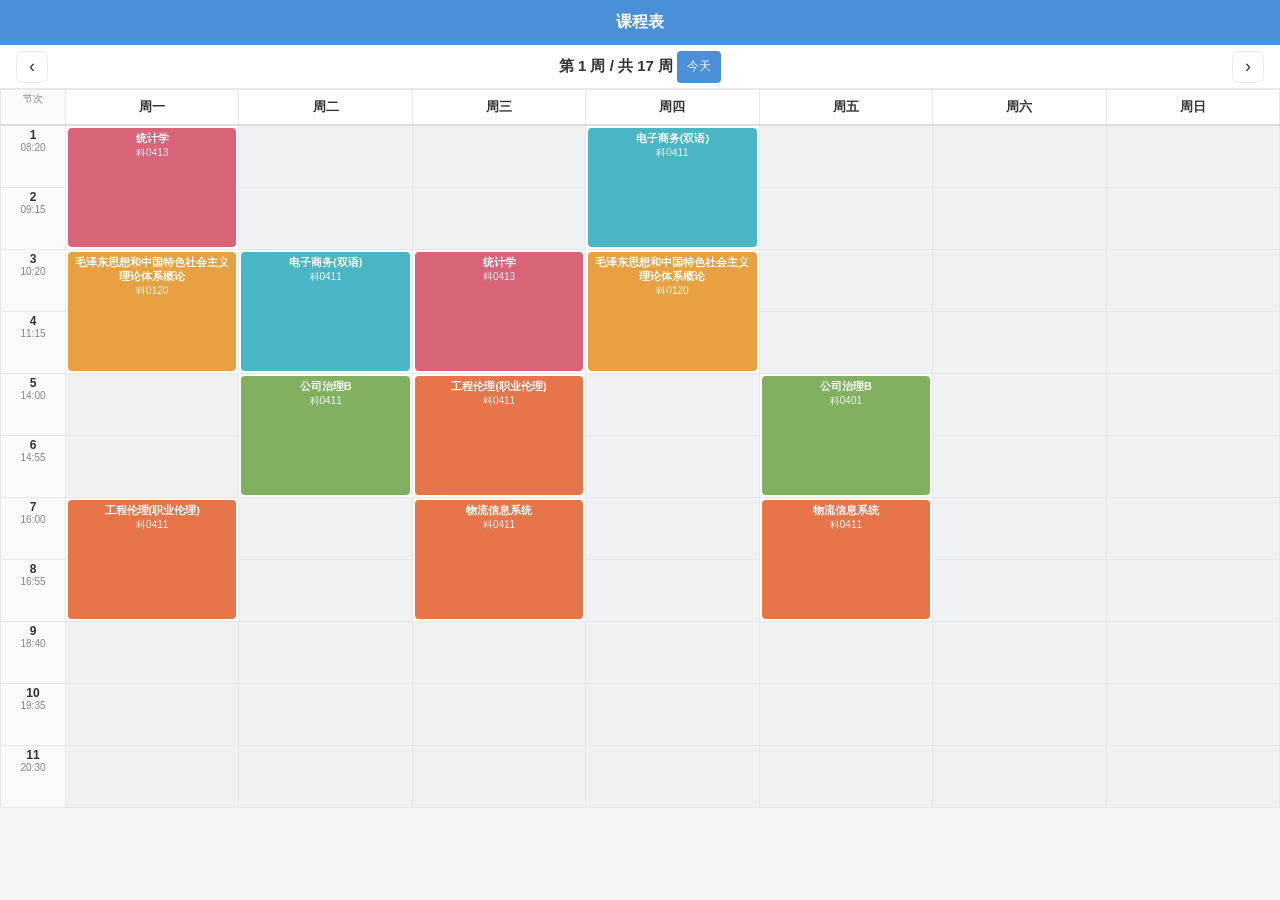
<file: archive/20260501_0042_我的课表.html>
<!DOCTYPE html>
<html lang="zh-CN">
<head>
<meta charset="UTF-8">
<meta name="viewport" content="width=device-width,initial-scale=1.0">
<title>我的课表</title>
<style>
*{margin:0;padding:0;box-sizing:border-box}
body{font-family:-apple-system,BlinkMacSystemFont,"Segoe UI",Roboto,sans-serif;background:#f5f6f8;color:#333;font-size:14px;display:flex;flex-direction:column;height:100vh}
.header{background:#4A90D9;color:#fff;padding:12px 16px;text-align:center;font-size:16px;font-weight:600;flex-shrink:0}
.week-nav{background:#fff;height:44px;display:flex;align-items:center;justify-content:space-between;padding:0 16px;border-bottom:1px solid #e8e8e8;flex-shrink:0}
.week-nav button{background:none;border:1px solid #e8e8e8;border-radius:6px;height:32px;padding:0 12px;font-size:18px;cursor:pointer;color:#333}
.week-nav .info{font-size:15px;font-weight:600}
.week-nav .today-btn{background:#4A90D9;color:#fff;border:none;border-radius:4px;padding:4px 10px;font-size:12px;cursor:pointer}
.wrapper{flex:1;overflow:auto;-webkit-overflow-scrolling:touch;padding:0}
table{width:100%;min-width:750px;border-collapse:collapse;font-size:12px;table-layout:fixed}
th,td{border:1px solid #e8e8e8;padding:0;vertical-align:top;text-align:center}
thead th{background:#fff;position:sticky;top:0;z-index:2;padding:8px 2px;font-weight:600;font-size:13px;border-bottom:2px solid #ddd}
th.period-col{background:#fafafa;width:65px;font-weight:normal;font-size:10px;color:#888;padding:2px;white-space:nowrap}
th.period-col .num{font-weight:600;color:#333;font-size:12px}
td.cell{height:62px;padding:2px;background:#fff}
td.empty{background:#f0f1f3}
.card{border-radius:4px;padding:3px 4px;color:#fff;font-size:11px;height:100%}
.card .name{font-weight:600;font-size:11px;line-height:1.3;overflow:hidden;text-overflow:ellipsis;display:-webkit-box;-webkit-line-clamp:2;-webkit-box-orient:vertical}
.card .loc{font-size:10px;opacity:.9;margin-top:1px;overflow:hidden;text-overflow:ellipsis;white-space:nowrap}
</style>
</head>
<body>
<div class="header" id="header">课程表</div>
<div class="week-nav">
  <button id="prevBtn">‹</button>
  <div class="info"><span id="weekLabel">第 1 周</span> <button class="today-btn" id="todayBtn">今天</button></div>
  <button id="nextBtn">›</button>
</div>
<div class="wrapper" id="wrapper"></div>

<script>
var ALL = {"1": {"1": [{"id": 1, "semester_id": 1, "name": "统计学", "teacher": "杨丽", "location": "科0413", "day_of_week": 1, "start_period": 1, "end_period": 2, "start_week": 1, "end_week": 13, "week_type": "", "color": "#D9647A", "source": "scraper"}, {"id": 2, "semester_id": 1, "name": "毛泽东思想和中国特色社会主义理论体系概论", "teacher": "付为政", "location": "科0120", "day_of_week": 1, "start_period": 3, "end_period": 4, "start_week": 1, "end_week": 12, "week_type": "", "color": "#E8A040", "source": "scraper"}, {"id": 4, "semester_id": 1, "name": "工程伦理(职业伦理)", "teacher": "刘业斌", "location": "科0411", "day_of_week": 1, "start_period": 7, "end_period": 8, "start_week": 1, "end_week": 4, "week_type": "", "color": "#E8744A", "source": "scraper"}], "2": [{"id": 8, "semester_id": 1, "name": "电子商务(双语)", "teacher": "彭佳", "location": "科0411", "day_of_week": 2, "start_period": 3, "end_period": 4, "start_week": 1, "end_week": 9, "week_type": "", "color": "#4AB5C4", "source": "scraper"}, {"id": 11, "semester_id": 1, "name": "公司治理B", "teacher": "王晓燕", "location": "科0411", "day_of_week": 2, "start_period": 5, "end_period": 6, "start_week": 1, "end_week": 4, "week_type": "", "color": "#80B060", "source": "scraper"}], "3": [{"id": 15, "semester_id": 1, "name": "统计学", "teacher": "杨丽", "location": "科0413", "day_of_week": 3, "start_period": 3, "end_period": 4, "start_week": 1, "end_week": 13, "week_type": "", "color": "#D9647A", "source": "scraper"}, {"id": 16, "semester_id": 1, "name": "工程伦理(职业伦理)", "teacher": "刘业斌", "location": "科0411", "day_of_week": 3, "start_period": 5, "end_period": 6, "start_week": 1, "end_week": 4, "week_type": "", "color": "#E8744A", "source": "scraper"}, {"id": 18, "semester_id": 1, "name": "物流信息系统", "teacher": "崔敏杰", "location": "科0411", "day_of_week": 3, "start_period": 7, "end_period": 8, "start_week": 1, "end_week": 11, "week_type": "", "color": "#E8744A", "source": "scraper"}], "4": [{"id": 20, "semester_id": 1, "name": "电子商务(双语)", "teacher": "彭佳", "location": "科0411", "day_of_week": 4, "start_period": 1, "end_period": 2, "start_week": 1, "end_week": 9, "week_type": "", "color": "#4AB5C4", "source": "scraper"}, {"id": 21, "semester_id": 1, "name": "毛泽东思想和中国特色社会主义理论体系概论", "teacher": "付为政", "location": "科0120", "day_of_week": 4, "start_period": 3, "end_period": 4, "start_week": 1, "end_week": 12, "week_type": "", "color": "#E8A040", "source": "scraper"}], "5": [{"id": 28, "semester_id": 1, "name": "公司治理B", "teacher": "王晓燕", "location": "科0401", "day_of_week": 5, "start_period": 5, "end_period": 6, "start_week": 1, "end_week": 4, "week_type": "", "color": "#80B060", "source": "scraper"}, {"id": 31, "semester_id": 1, "name": "物流信息系统", "teacher": "崔敏杰", "location": "科0411", "day_of_week": 5, "start_period": 7, "end_period": 8, "start_week": 1, "end_week": 11, "week_type": "", "color": "#E8744A", "source": "scraper"}], "6": [], "7": []}, "2": {"1": [{"id": 1, "semester_id": 1, "name": "统计学", "teacher": "杨丽", "location": "科0413", "day_of_week": 1, "start_period": 1, "end_period": 2, "start_week": 1, "end_week": 13, "week_type": "", "color": "#D9647A", "source": "scraper"}, {"id": 2, "semester_id": 1, "name": "毛泽东思想和中国特色社会主义理论体系概论", "teacher": "付为政", "location": "科0120", "day_of_week": 1, "start_period": 3, "end_period": 4, "start_week": 1, "end_week": 12, "week_type": "", "color": "#E8A040", "source": "scraper"}, {"id": 3, "semester_id": 1, "name": "通用英语(四)", "teacher": "姬京彤", "location": "二教202", "day_of_week": 1, "start_period": 5, "end_period": 6, "start_week": 2, "end_week": 17, "week_type": "", "color": "#80B060", "source": "scraper"}, {"id": 4, "semester_id": 1, "name": "工程伦理(职业伦理)", "teacher": "刘业斌", "location": "科0411", "day_of_week": 1, "start_period": 7, "end_period": 8, "start_week": 1, "end_week": 4, "week_type": "", "color": "#E8744A", "source": "scraper"}], "2": [{"id": 6, "semester_id": 1, "name": "体育选项课(二)", "teacher": "操场", "location": "", "day_of_week": 2, "start_period": 1, "end_period": 2, "start_week": 2, "end_week": 17, "week_type": "", "color": "#4AB5C4", "source": "scraper"}, {"id": 8, "semester_id": 1, "name": "电子商务(双语)", "teacher": "彭佳", "location": "科0411", "day_of_week": 2, "start_period": 3, "end_period": 4, "start_week": 1, "end_week": 9, "week_type": "", "color": "#4AB5C4", "source": "scraper"}, {"id": 11, "semester_id": 1, "name": "公司治理B", "teacher": "王晓燕", "location": "科0411", "day_of_week": 2, "start_period": 5, "end_period": 6, "start_week": 1, "end_week": 4, "week_type": "", "color": "#80B060", "source": "scraper"}], "3": [{"id": 14, "semester_id": 1, "name": "通用英语(四)", "teacher": "姬京彤", "location": "二教202", "day_of_week": 3, "start_period": 1, "end_period": 2, "start_week": 2, "end_week": 17, "week_type": "", "color": "#80B060", "source": "scraper"}, {"id": 15, "semester_id": 1, "name": "统计学", "teacher": "杨丽", "location": "科0413", "day_of_week": 3, "start_period": 3, "end_period": 4, "start_week": 1, "end_week": 13, "week_type": "", "color": "#D9647A", "source": "scraper"}, {"id": 16, "semester_id": 1, "name": "工程伦理(职业伦理)", "teacher": "刘业斌", "location": "科0411", "day_of_week": 3, "start_period": 5, "end_period": 6, "start_week": 1, "end_week": 4, "week_type": "", "color": "#E8744A", "source": "scraper"}, {"id": 18, "semester_id": 1, "name": "物流信息系统", "teacher": "崔敏杰", "location": "科0411", "day_of_week": 3, "start_period": 7, "end_period": 8, "start_week": 1, "end_week": 11, "week_type": "", "color": "#E8744A", "source": "scraper"}], "4": [{"id": 20, "semester_id": 1, "name": "电子商务(双语)", "teacher": "彭佳", "location": "科0411", "day_of_week": 4, "start_period": 1, "end_period": 2, "start_week": 1, "end_week": 9, "week_type": "", "color": "#4AB5C4", "source": "scraper"}, {"id": 21, "semester_id": 1, "name": "毛泽东思想和中国特色社会主义理论体系概论", "teacher": "付为政", "location": "科0120", "day_of_week": 4, "start_period": 3, "end_period": 4, "start_week": 1, "end_week": 12, "week_type": "", "color": "#E8A040", "source": "scraper"}], "5": [{"id": 28, "semester_id": 1, "name": "公司治理B", "teacher": "王晓燕", "location": "科0401", "day_of_week": 5, "start_period": 5, "end_period": 6, "start_week": 1, "end_week": 4, "week_type": "", "color": "#80B060", "source": "scraper"}, {"id": 31, "semester_id": 1, "name": "物流信息系统", "teacher": "崔敏杰", "location": "科0411", "day_of_week": 5, "start_period": 7, "end_period": 8, "start_week": 1, "end_week": 11, "week_type": "", "color": "#E8744A", "source": "scraper"}], "6": [], "7": []}, "3": {"1": [{"id": 1, "semester_id": 1, "name": "统计学", "teacher": "杨丽", "location": "科0413", "day_of_week": 1, "start_period": 1, "end_period": 2, "start_week": 1, "end_week": 13, "week_type": "", "color": "#D9647A", "source": "scraper"}, {"id": 2, "semester_id": 1, "name": "毛泽东思想和中国特色社会主义理论体系概论", "teacher": "付为政", "location": "科0120", "day_of_week": 1, "start_period": 3, "end_period": 4, "start_week": 1, "end_week": 12, "week_type": "", "color": "#E8A040", "source": "scraper"}, {"id": 3, "semester_id": 1, "name": "通用英语(四)", "teacher": "姬京彤", "location": "二教202", "day_of_week": 1, "start_period": 5, "end_period": 6, "start_week": 2, "end_week": 17, "week_type": "", "color": "#80B060", "source": "scraper"}, {"id": 4, "semester_id": 1, "name": "工程伦理(职业伦理)", "teacher": "刘业斌", "location": "科0411", "day_of_week": 1, "start_period": 7, "end_period": 8, "start_week": 1, "end_week": 4, "week_type": "", "color": "#E8744A", "source": "scraper"}], "2": [{"id": 6, "semester_id": 1, "name": "体育选项课(二)", "teacher": "操场", "location": "", "day_of_week": 2, "start_period": 1, "end_period": 2, "start_week": 2, "end_week": 17, "week_type": "", "color": "#4AB5C4", "source": "scraper"}, {"id": 8, "semester_id": 1, "name": "电子商务(双语)", "teacher": "彭佳", "location": "科0411", "day_of_week": 2, "start_period": 3, "end_period": 4, "start_week": 1, "end_week": 9, "week_type": "", "color": "#4AB5C4", "source": "scraper"}, {"id": 11, "semester_id": 1, "name": "公司治理B", "teacher": "王晓燕", "location": "科0411", "day_of_week": 2, "start_period": 5, "end_period": 6, "start_week": 1, "end_week": 4, "week_type": "", "color": "#80B060", "source": "scraper"}], "3": [{"id": 14, "semester_id": 1, "name": "通用英语(四)", "teacher": "姬京彤", "location": "二教202", "day_of_week": 3, "start_period": 1, "end_period": 2, "start_week": 2, "end_week": 17, "week_type": "", "color": "#80B060", "source": "scraper"}, {"id": 15, "semester_id": 1, "name": "统计学", "teacher": "杨丽", "location": "科0413", "day_of_week": 3, "start_period": 3, "end_period": 4, "start_week": 1, "end_week": 13, "week_type": "", "color": "#D9647A", "source": "scraper"}, {"id": 16, "semester_id": 1, "name": "工程伦理(职业伦理)", "teacher": "刘业斌", "location": "科0411", "day_of_week": 3, "start_period": 5, "end_period": 6, "start_week": 1, "end_week": 4, "week_type": "", "color": "#E8744A", "source": "scraper"}, {"id": 18, "semester_id": 1, "name": "物流信息系统", "teacher": "崔敏杰", "location": "科0411", "day_of_week": 3, "start_period": 7, "end_period": 8, "start_week": 1, "end_week": 11, "week_type": "", "color": "#E8744A", "source": "scraper"}], "4": [{"id": 20, "semester_id": 1, "name": "电子商务(双语)", "teacher": "彭佳", "location": "科0411", "day_of_week": 4, "start_period": 1, "end_period": 2, "start_week": 1, "end_week": 9, "week_type": "", "color": "#4AB5C4", "source": "scraper"}, {"id": 21, "semester_id": 1, "name": "毛泽东思想和中国特色社会主义理论体系概论", "teacher": "付为政", "location": "科0120", "day_of_week": 4, "start_period": 3, "end_period": 4, "start_week": 1, "end_week": 12, "week_type": "", "color": "#E8A040", "source": "scraper"}], "5": [{"id": 28, "semester_id": 1, "name": "公司治理B", "teacher": "王晓燕", "location": "科0401", "day_of_week": 5, "start_period": 5, "end_period": 6, "start_week": 1, "end_week": 4, "week_type": "", "color": "#80B060", "source": "scraper"}, {"id": 31, "semester_id": 1, "name": "物流信息系统", "teacher": "崔敏杰", "location": "科0411", "day_of_week": 5, "start_period": 7, "end_period": 8, "start_week": 1, "end_week": 11, "week_type": "", "color": "#E8744A", "source": "scraper"}], "6": [], "7": []}, "4": {"1": [{"id": 1, "semester_id": 1, "name": "统计学", "teacher": "杨丽", "location": "科0413", "day_of_week": 1, "start_period": 1, "end_period": 2, "start_week": 1, "end_week": 13, "week_type": "", "color": "#D9647A", "source": "scraper"}, {"id": 2, "semester_id": 1, "name": "毛泽东思想和中国特色社会主义理论体系概论", "teacher": "付为政", "location": "科0120", "day_of_week": 1, "start_period": 3, "end_period": 4, "start_week": 1, "end_week": 12, "week_type": "", "color": "#E8A040", "source": "scraper"}, {"id": 3, "semester_id": 1, "name": "通用英语(四)", "teacher": "姬京彤", "location": "二教202", "day_of_week": 1, "start_period": 5, "end_period": 6, "start_week": 2, "end_week": 17, "week_type": "", "color": "#80B060", "source": "scraper"}, {"id": 4, "semester_id": 1, "name": "工程伦理(职业伦理)", "teacher": "刘业斌", "location": "科0411", "day_of_week": 1, "start_period": 7, "end_period": 8, "start_week": 1, "end_week": 4, "week_type": "", "color": "#E8744A", "source": "scraper"}], "2": [{"id": 6, "semester_id": 1, "name": "体育选项课(二)", "teacher": "操场", "location": "", "day_of_week": 2, "start_period": 1, "end_period": 2, "start_week": 2, "end_week": 17, "week_type": "", "color": "#4AB5C4", "source": "scraper"}, {"id": 8, "semester_id": 1, "name": "电子商务(双语)", "teacher": "彭佳", "location": "科0411", "day_of_week": 2, "start_period": 3, "end_period": 4, "start_week": 1, "end_week": 9, "week_type": "", "color": "#4AB5C4", "source": "scraper"}, {"id": 11, "semester_id": 1, "name": "公司治理B", "teacher": "王晓燕", "location": "科0411", "day_of_week": 2, "start_period": 5, "end_period": 6, "start_week": 1, "end_week": 4, "week_type": "", "color": "#80B060", "source": "scraper"}], "3": [{"id": 14, "semester_id": 1, "name": "通用英语(四)", "teacher": "姬京彤", "location": "二教202", "day_of_week": 3, "start_period": 1, "end_period": 2, "start_week": 2, "end_week": 17, "week_type": "", "color": "#80B060", "source": "scraper"}, {"id": 15, "semester_id": 1, "name": "统计学", "teacher": "杨丽", "location": "科0413", "day_of_week": 3, "start_period": 3, "end_period": 4, "start_week": 1, "end_week": 13, "week_type": "", "color": "#D9647A", "source": "scraper"}, {"id": 16, "semester_id": 1, "name": "工程伦理(职业伦理)", "teacher": "刘业斌", "location": "科0411", "day_of_week": 3, "start_period": 5, "end_period": 6, "start_week": 1, "end_week": 4, "week_type": "", "color": "#E8744A", "source": "scraper"}, {"id": 18, "semester_id": 1, "name": "物流信息系统", "teacher": "崔敏杰", "location": "科0411", "day_of_week": 3, "start_period": 7, "end_period": 8, "start_week": 1, "end_week": 11, "week_type": "", "color": "#E8744A", "source": "scraper"}], "4": [{"id": 20, "semester_id": 1, "name": "电子商务(双语)", "teacher": "彭佳", "location": "科0411", "day_of_week": 4, "start_period": 1, "end_period": 2, "start_week": 1, "end_week": 9, "week_type": "", "color": "#4AB5C4", "source": "scraper"}, {"id": 21, "semester_id": 1, "name": "毛泽东思想和中国特色社会主义理论体系概论", "teacher": "付为政", "location": "科0120", "day_of_week": 4, "start_period": 3, "end_period": 4, "start_week": 1, "end_week": 12, "week_type": "", "color": "#E8A040", "source": "scraper"}, {"id": 22, "semester_id": 1, "name": "物流信息系统", "teacher": "崔敏杰", "location": "科0411", "day_of_week": 4, "start_period": 7, "end_period": 8, "start_week": 4, "end_week": 4, "week_type": "", "color": "#E8744A", "source": "scraper"}], "5": [{"id": 25, "semester_id": 1, "name": "统计学", "teacher": "杨丽", "location": "科0403", "day_of_week": 5, "start_period": 3, "end_period": 4, "start_week": 4, "end_week": 4, "week_type": "", "color": "#D9647A", "source": "scraper"}, {"id": 28, "semester_id": 1, "name": "公司治理B", "teacher": "王晓燕", "location": "科0401", "day_of_week": 5, "start_period": 5, "end_period": 6, "start_week": 1, "end_week": 4, "week_type": "", "color": "#80B060", "source": "scraper"}, {"id": 31, "semester_id": 1, "name": "物流信息系统", "teacher": "崔敏杰", "location": "科0411", "day_of_week": 5, "start_period": 7, "end_period": 8, "start_week": 1, "end_week": 11, "week_type": "", "color": "#E8744A", "source": "scraper"}], "6": [], "7": []}, "5": {"1": [{"id": 1, "semester_id": 1, "name": "统计学", "teacher": "杨丽", "location": "科0413", "day_of_week": 1, "start_period": 1, "end_period": 2, "start_week": 1, "end_week": 13, "week_type": "", "color": "#D9647A", "source": "scraper"}, {"id": 2, "semester_id": 1, "name": "毛泽东思想和中国特色社会主义理论体系概论", "teacher": "付为政", "location": "科0120", "day_of_week": 1, "start_period": 3, "end_period": 4, "start_week": 1, "end_week": 12, "week_type": "", "color": "#E8A040", "source": "scraper"}, {"id": 3, "semester_id": 1, "name": "通用英语(四)", "teacher": "姬京彤", "location": "二教202", "day_of_week": 1, "start_period": 5, "end_period": 6, "start_week": 2, "end_week": 17, "week_type": "", "color": "#80B060", "source": "scraper"}, {"id": 5, "semester_id": 1, "name": "公司治理B", "teacher": "王晓燕", "location": "科0411", "day_of_week": 1, "start_period": 7, "end_period": 8, "start_week": 5, "end_week": 10, "week_type": "", "color": "#80B060", "source": "scraper"}], "2": [{"id": 6, "semester_id": 1, "name": "体育选项课(二)", "teacher": "操场", "location": "", "day_of_week": 2, "start_period": 1, "end_period": 2, "start_week": 2, "end_week": 17, "week_type": "", "color": "#4AB5C4", "source": "scraper"}, {"id": 8, "semester_id": 1, "name": "电子商务(双语)", "teacher": "彭佳", "location": "科0411", "day_of_week": 2, "start_period": 3, "end_period": 4, "start_week": 1, "end_week": 9, "week_type": "", "color": "#4AB5C4", "source": "scraper"}, {"id": 9, "semester_id": 1, "name": "运筹学", "teacher": "李娜", "location": "主425", "day_of_week": 2, "start_period": 5, "end_period": 6, "start_week": 5, "end_week": 17, "week_type": "", "color": "#E8A040", "source": "scraper"}], "3": [{"id": 14, "semester_id": 1, "name": "通用英语(四)", "teacher": "姬京彤", "location": "二教202", "day_of_week": 3, "start_period": 1, "end_period": 2, "start_week": 2, "end_week": 17, "week_type": "", "color": "#80B060", "source": "scraper"}, {"id": 15, "semester_id": 1, "name": "统计学", "teacher": "杨丽", "location": "科0413", "day_of_week": 3, "start_period": 3, "end_period": 4, "start_week": 1, "end_week": 13, "week_type": "", "color": "#D9647A", "source": "scraper"}, {"id": 17, "semester_id": 1, "name": "公司治理B", "teacher": "王晓燕", "location": "科0411", "day_of_week": 3, "start_period": 5, "end_period": 6, "start_week": 5, "end_week": 9, "week_type": "", "color": "#80B060", "source": "scraper"}, {"id": 18, "semester_id": 1, "name": "物流信息系统", "teacher": "崔敏杰", "location": "科0411", "day_of_week": 3, "start_period": 7, "end_period": 8, "start_week": 1, "end_week": 11, "week_type": "", "color": "#E8744A", "source": "scraper"}], "4": [{"id": 20, "semester_id": 1, "name": "电子商务(双语)", "teacher": "彭佳", "location": "科0411", "day_of_week": 4, "start_period": 1, "end_period": 2, "start_week": 1, "end_week": 9, "week_type": "", "color": "#4AB5C4", "source": "scraper"}, {"id": 21, "semester_id": 1, "name": "毛泽东思想和中国特色社会主义理论体系概论", "teacher": "付为政", "location": "科0120", "day_of_week": 4, "start_period": 3, "end_period": 4, "start_week": 1, "end_week": 12, "week_type": "", "color": "#E8A040", "source": "scraper"}], "5": [{"id": 23, "semester_id": 1, "name": "运筹学", "teacher": "李娜", "location": "主425", "day_of_week": 5, "start_period": 1, "end_period": 2, "start_week": 5, "end_week": 11, "week_type": "", "color": "#E8A040", "source": "scraper"}, {"id": 24, "semester_id": 1, "name": "运筹学", "teacher": "李娜", "location": "科0426", "day_of_week": 5, "start_period": 1, "end_period": 2, "start_week": 5, "end_week": 11, "week_type": "", "color": "#E8A040", "source": "scraper"}, {"id": 31, "semester_id": 1, "name": "物流信息系统", "teacher": "崔敏杰", "location": "科0411", "day_of_week": 5, "start_period": 7, "end_period": 8, "start_week": 1, "end_week": 11, "week_type": "", "color": "#E8744A", "source": "scraper"}], "6": [], "7": []}, "6": {"1": [{"id": 1, "semester_id": 1, "name": "统计学", "teacher": "杨丽", "location": "科0413", "day_of_week": 1, "start_period": 1, "end_period": 2, "start_week": 1, "end_week": 13, "week_type": "", "color": "#D9647A", "source": "scraper"}, {"id": 2, "semester_id": 1, "name": "毛泽东思想和中国特色社会主义理论体系概论", "teacher": "付为政", "location": "科0120", "day_of_week": 1, "start_period": 3, "end_period": 4, "start_week": 1, "end_week": 12, "week_type": "", "color": "#E8A040", "source": "scraper"}, {"id": 3, "semester_id": 1, "name": "通用英语(四)", "teacher": "姬京彤", "location": "二教202", "day_of_week": 1, "start_period": 5, "end_period": 6, "start_week": 2, "end_week": 17, "week_type": "", "color": "#80B060", "source": "scraper"}, {"id": 5, "semester_id": 1, "name": "公司治理B", "teacher": "王晓燕", "location": "科0411", "day_of_week": 1, "start_period": 7, "end_period": 8, "start_week": 5, "end_week": 10, "week_type": "", "color": "#80B060", "source": "scraper"}], "2": [{"id": 6, "semester_id": 1, "name": "体育选项课(二)", "teacher": "操场", "location": "", "day_of_week": 2, "start_period": 1, "end_period": 2, "start_week": 2, "end_week": 17, "week_type": "", "color": "#4AB5C4", "source": "scraper"}, {"id": 8, "semester_id": 1, "name": "电子商务(双语)", "teacher": "彭佳", "location": "科0411", "day_of_week": 2, "start_period": 3, "end_period": 4, "start_week": 1, "end_week": 9, "week_type": "", "color": "#4AB5C4", "source": "scraper"}, {"id": 9, "semester_id": 1, "name": "运筹学", "teacher": "李娜", "location": "主425", "day_of_week": 2, "start_period": 5, "end_period": 6, "start_week": 5, "end_week": 17, "week_type": "", "color": "#E8A040", "source": "scraper"}, {"id": 10, "semester_id": 1, "name": "运筹学", "teacher": "李娜", "location": "科0701", "day_of_week": 2, "start_period": 5, "end_period": 6, "start_week": 6, "end_week": 17, "week_type": "", "color": "#E8A040", "source": "scraper"}], "3": [{"id": 14, "semester_id": 1, "name": "通用英语(四)", "teacher": "姬京彤", "location": "二教202", "day_of_week": 3, "start_period": 1, "end_period": 2, "start_week": 2, "end_week": 17, "week_type": "", "color": "#80B060", "source": "scraper"}, {"id": 15, "semester_id": 1, "name": "统计学", "teacher": "杨丽", "location": "科0413", "day_of_week": 3, "start_period": 3, "end_period": 4, "start_week": 1, "end_week": 13, "week_type": "", "color": "#D9647A", "source": "scraper"}, {"id": 17, "semester_id": 1, "name": "公司治理B", "teacher": "王晓燕", "location": "科0411", "day_of_week": 3, "start_period": 5, "end_period": 6, "start_week": 5, "end_week": 9, "week_type": "", "color": "#80B060", "source": "scraper"}, {"id": 18, "semester_id": 1, "name": "物流信息系统", "teacher": "崔敏杰", "location": "科0411", "day_of_week": 3, "start_period": 7, "end_period": 8, "start_week": 1, "end_week": 11, "week_type": "", "color": "#E8744A", "source": "scraper"}], "4": [{"id": 20, "semester_id": 1, "name": "电子商务(双语)", "teacher": "彭佳", "location": "科0411", "day_of_week": 4, "start_period": 1, "end_period": 2, "start_week": 1, "end_week": 9, "week_type": "", "color": "#4AB5C4", "source": "scraper"}, {"id": 21, "semester_id": 1, "name": "毛泽东思想和中国特色社会主义理论体系概论", "teacher": "付为政", "location": "科0120", "day_of_week": 4, "start_period": 3, "end_period": 4, "start_week": 1, "end_week": 12, "week_type": "", "color": "#E8A040", "source": "scraper"}], "5": [{"id": 23, "semester_id": 1, "name": "运筹学", "teacher": "李娜", "location": "主425", "day_of_week": 5, "start_period": 1, "end_period": 2, "start_week": 5, "end_week": 11, "week_type": "", "color": "#E8A040", "source": "scraper"}, {"id": 24, "semester_id": 1, "name": "运筹学", "teacher": "李娜", "location": "科0426", "day_of_week": 5, "start_period": 1, "end_period": 2, "start_week": 5, "end_week": 11, "week_type": "", "color": "#E8A040", "source": "scraper"}, {"id": 31, "semester_id": 1, "name": "物流信息系统", "teacher": "崔敏杰", "location": "科0411", "day_of_week": 5, "start_period": 7, "end_period": 8, "start_week": 1, "end_week": 11, "week_type": "", "color": "#E8744A", "source": "scraper"}], "6": [], "7": []}, "7": {"1": [{"id": 1, "semester_id": 1, "name": "统计学", "teacher": "杨丽", "location": "科0413", "day_of_week": 1, "start_period": 1, "end_period": 2, "start_week": 1, "end_week": 13, "week_type": "", "color": "#D9647A", "source": "scraper"}, {"id": 2, "semester_id": 1, "name": "毛泽东思想和中国特色社会主义理论体系概论", "teacher": "付为政", "location": "科0120", "day_of_week": 1, "start_period": 3, "end_period": 4, "start_week": 1, "end_week": 12, "week_type": "", "color": "#E8A040", "source": "scraper"}, {"id": 3, "semester_id": 1, "name": "通用英语(四)", "teacher": "姬京彤", "location": "二教202", "day_of_week": 1, "start_period": 5, "end_period": 6, "start_week": 2, "end_week": 17, "week_type": "", "color": "#80B060", "source": "scraper"}, {"id": 5, "semester_id": 1, "name": "公司治理B", "teacher": "王晓燕", "location": "科0411", "day_of_week": 1, "start_period": 7, "end_period": 8, "start_week": 5, "end_week": 10, "week_type": "", "color": "#80B060", "source": "scraper"}], "2": [{"id": 6, "semester_id": 1, "name": "体育选项课(二)", "teacher": "操场", "location": "", "day_of_week": 2, "start_period": 1, "end_period": 2, "start_week": 2, "end_week": 17, "week_type": "", "color": "#4AB5C4", "source": "scraper"}, {"id": 8, "semester_id": 1, "name": "电子商务(双语)", "teacher": "彭佳", "location": "科0411", "day_of_week": 2, "start_period": 3, "end_period": 4, "start_week": 1, "end_week": 9, "week_type": "", "color": "#4AB5C4", "source": "scraper"}, {"id": 9, "semester_id": 1, "name": "运筹学", "teacher": "李娜", "location": "主425", "day_of_week": 2, "start_period": 5, "end_period": 6, "start_week": 5, "end_week": 17, "week_type": "", "color": "#E8A040", "source": "scraper"}, {"id": 10, "semester_id": 1, "name": "运筹学", "teacher": "李娜", "location": "科0701", "day_of_week": 2, "start_period": 5, "end_period": 6, "start_week": 6, "end_week": 17, "week_type": "", "color": "#E8A040", "source": "scraper"}], "3": [{"id": 14, "semester_id": 1, "name": "通用英语(四)", "teacher": "姬京彤", "location": "二教202", "day_of_week": 3, "start_period": 1, "end_period": 2, "start_week": 2, "end_week": 17, "week_type": "", "color": "#80B060", "source": "scraper"}, {"id": 15, "semester_id": 1, "name": "统计学", "teacher": "杨丽", "location": "科0413", "day_of_week": 3, "start_period": 3, "end_period": 4, "start_week": 1, "end_week": 13, "week_type": "", "color": "#D9647A", "source": "scraper"}, {"id": 17, "semester_id": 1, "name": "公司治理B", "teacher": "王晓燕", "location": "科0411", "day_of_week": 3, "start_period": 5, "end_period": 6, "start_week": 5, "end_week": 9, "week_type": "", "color": "#80B060", "source": "scraper"}, {"id": 18, "semester_id": 1, "name": "物流信息系统", "teacher": "崔敏杰", "location": "科0411", "day_of_week": 3, "start_period": 7, "end_period": 8, "start_week": 1, "end_week": 11, "week_type": "", "color": "#E8744A", "source": "scraper"}], "4": [{"id": 20, "semester_id": 1, "name": "电子商务(双语)", "teacher": "彭佳", "location": "科0411", "day_of_week": 4, "start_period": 1, "end_period": 2, "start_week": 1, "end_week": 9, "week_type": "", "color": "#4AB5C4", "source": "scraper"}, {"id": 21, "semester_id": 1, "name": "毛泽东思想和中国特色社会主义理论体系概论", "teacher": "付为政", "location": "科0120", "day_of_week": 4, "start_period": 3, "end_period": 4, "start_week": 1, "end_week": 12, "week_type": "", "color": "#E8A040", "source": "scraper"}], "5": [{"id": 23, "semester_id": 1, "name": "运筹学", "teacher": "李娜", "location": "主425", "day_of_week": 5, "start_period": 1, "end_period": 2, "start_week": 5, "end_week": 11, "week_type": "", "color": "#E8A040", "source": "scraper"}, {"id": 24, "semester_id": 1, "name": "运筹学", "teacher": "李娜", "location": "科0426", "day_of_week": 5, "start_period": 1, "end_period": 2, "start_week": 5, "end_week": 11, "week_type": "", "color": "#E8A040", "source": "scraper"}, {"id": 31, "semester_id": 1, "name": "物流信息系统", "teacher": "崔敏杰", "location": "科0411", "day_of_week": 5, "start_period": 7, "end_period": 8, "start_week": 1, "end_week": 11, "week_type": "", "color": "#E8744A", "source": "scraper"}], "6": [], "7": []}, "8": {"1": [{"id": 1, "semester_id": 1, "name": "统计学", "teacher": "杨丽", "location": "科0413", "day_of_week": 1, "start_period": 1, "end_period": 2, "start_week": 1, "end_week": 13, "week_type": "", "color": "#D9647A", "source": "scraper"}, {"id": 2, "semester_id": 1, "name": "毛泽东思想和中国特色社会主义理论体系概论", "teacher": "付为政", "location": "科0120", "day_of_week": 1, "start_period": 3, "end_period": 4, "start_week": 1, "end_week": 12, "week_type": "", "color": "#E8A040", "source": "scraper"}, {"id": 3, "semester_id": 1, "name": "通用英语(四)", "teacher": "姬京彤", "location": "二教202", "day_of_week": 1, "start_period": 5, "end_period": 6, "start_week": 2, "end_week": 17, "week_type": "", "color": "#80B060", "source": "scraper"}, {"id": 5, "semester_id": 1, "name": "公司治理B", "teacher": "王晓燕", "location": "科0411", "day_of_week": 1, "start_period": 7, "end_period": 8, "start_week": 5, "end_week": 10, "week_type": "", "color": "#80B060", "source": "scraper"}], "2": [{"id": 6, "semester_id": 1, "name": "体育选项课(二)", "teacher": "操场", "location": "", "day_of_week": 2, "start_period": 1, "end_period": 2, "start_week": 2, "end_week": 17, "week_type": "", "color": "#4AB5C4", "source": "scraper"}, {"id": 8, "semester_id": 1, "name": "电子商务(双语)", "teacher": "彭佳", "location": "科0411", "day_of_week": 2, "start_period": 3, "end_period": 4, "start_week": 1, "end_week": 9, "week_type": "", "color": "#4AB5C4", "source": "scraper"}, {"id": 9, "semester_id": 1, "name": "运筹学", "teacher": "李娜", "location": "主425", "day_of_week": 2, "start_period": 5, "end_period": 6, "start_week": 5, "end_week": 17, "week_type": "", "color": "#E8A040", "source": "scraper"}, {"id": 10, "semester_id": 1, "name": "运筹学", "teacher": "李娜", "location": "科0701", "day_of_week": 2, "start_period": 5, "end_period": 6, "start_week": 6, "end_week": 17, "week_type": "", "color": "#E8A040", "source": "scraper"}, {"id": 12, "semester_id": 1, "name": "Web开发与可视化", "teacher": "王鑫", "location": "科0407", "day_of_week": 2, "start_period": 7, "end_period": 8, "start_week": 8, "end_week": 17, "week_type": "", "color": "#E8744A", "source": "scraper"}], "3": [{"id": 14, "semester_id": 1, "name": "通用英语(四)", "teacher": "姬京彤", "location": "二教202", "day_of_week": 3, "start_period": 1, "end_period": 2, "start_week": 2, "end_week": 17, "week_type": "", "color": "#80B060", "source": "scraper"}, {"id": 15, "semester_id": 1, "name": "统计学", "teacher": "杨丽", "location": "科0413", "day_of_week": 3, "start_period": 3, "end_period": 4, "start_week": 1, "end_week": 13, "week_type": "", "color": "#D9647A", "source": "scraper"}, {"id": 17, "semester_id": 1, "name": "公司治理B", "teacher": "王晓燕", "location": "科0411", "day_of_week": 3, "start_period": 5, "end_period": 6, "start_week": 5, "end_week": 9, "week_type": "", "color": "#80B060", "source": "scraper"}, {"id": 18, "semester_id": 1, "name": "物流信息系统", "teacher": "崔敏杰", "location": "科0411", "day_of_week": 3, "start_period": 7, "end_period": 8, "start_week": 1, "end_week": 11, "week_type": "", "color": "#E8744A", "source": "scraper"}], "4": [{"id": 20, "semester_id": 1, "name": "电子商务(双语)", "teacher": "彭佳", "location": "科0411", "day_of_week": 4, "start_period": 1, "end_period": 2, "start_week": 1, "end_week": 9, "week_type": "", "color": "#4AB5C4", "source": "scraper"}, {"id": 21, "semester_id": 1, "name": "毛泽东思想和中国特色社会主义理论体系概论", "teacher": "付为政", "location": "科0120", "day_of_week": 4, "start_period": 3, "end_period": 4, "start_week": 1, "end_week": 12, "week_type": "", "color": "#E8A040", "source": "scraper"}], "5": [{"id": 23, "semester_id": 1, "name": "运筹学", "teacher": "李娜", "location": "主425", "day_of_week": 5, "start_period": 1, "end_period": 2, "start_week": 5, "end_week": 11, "week_type": "", "color": "#E8A040", "source": "scraper"}, {"id": 24, "semester_id": 1, "name": "运筹学", "teacher": "李娜", "location": "科0426", "day_of_week": 5, "start_period": 1, "end_period": 2, "start_week": 5, "end_week": 11, "week_type": "", "color": "#E8A040", "source": "scraper"}, {"id": 27, "semester_id": 1, "name": "Web开发与可视化", "teacher": "王鑫", "location": "科0413", "day_of_week": 5, "start_period": 5, "end_period": 6, "start_week": 8, "end_week": 17, "week_type": "", "color": "#E8744A", "source": "scraper"}, {"id": 31, "semester_id": 1, "name": "物流信息系统", "teacher": "崔敏杰", "location": "科0411", "day_of_week": 5, "start_period": 7, "end_period": 8, "start_week": 1, "end_week": 11, "week_type": "", "color": "#E8744A", "source": "scraper"}], "6": [], "7": []}, "9": {"1": [{"id": 1, "semester_id": 1, "name": "统计学", "teacher": "杨丽", "location": "科0413", "day_of_week": 1, "start_period": 1, "end_period": 2, "start_week": 1, "end_week": 13, "week_type": "", "color": "#D9647A", "source": "scraper"}, {"id": 2, "semester_id": 1, "name": "毛泽东思想和中国特色社会主义理论体系概论", "teacher": "付为政", "location": "科0120", "day_of_week": 1, "start_period": 3, "end_period": 4, "start_week": 1, "end_week": 12, "week_type": "", "color": "#E8A040", "source": "scraper"}, {"id": 3, "semester_id": 1, "name": "通用英语(四)", "teacher": "姬京彤", "location": "二教202", "day_of_week": 1, "start_period": 5, "end_period": 6, "start_week": 2, "end_week": 17, "week_type": "", "color": "#80B060", "source": "scraper"}, {"id": 5, "semester_id": 1, "name": "公司治理B", "teacher": "王晓燕", "location": "科0411", "day_of_week": 1, "start_period": 7, "end_period": 8, "start_week": 5, "end_week": 10, "week_type": "", "color": "#80B060", "source": "scraper"}], "2": [{"id": 6, "semester_id": 1, "name": "体育选项课(二)", "teacher": "操场", "location": "", "day_of_week": 2, "start_period": 1, "end_period": 2, "start_week": 2, "end_week": 17, "week_type": "", "color": "#4AB5C4", "source": "scraper"}, {"id": 8, "semester_id": 1, "name": "电子商务(双语)", "teacher": "彭佳", "location": "科0411", "day_of_week": 2, "start_period": 3, "end_period": 4, "start_week": 1, "end_week": 9, "week_type": "", "color": "#4AB5C4", "source": "scraper"}, {"id": 9, "semester_id": 1, "name": "运筹学", "teacher": "李娜", "location": "主425", "day_of_week": 2, "start_period": 5, "end_period": 6, "start_week": 5, "end_week": 17, "week_type": "", "color": "#E8A040", "source": "scraper"}, {"id": 10, "semester_id": 1, "name": "运筹学", "teacher": "李娜", "location": "科0701", "day_of_week": 2, "start_period": 5, "end_period": 6, "start_week": 6, "end_week": 17, "week_type": "", "color": "#E8A040", "source": "scraper"}, {"id": 12, "semester_id": 1, "name": "Web开发与可视化", "teacher": "王鑫", "location": "科0407", "day_of_week": 2, "start_period": 7, "end_period": 8, "start_week": 8, "end_week": 17, "week_type": "", "color": "#E8744A", "source": "scraper"}], "3": [{"id": 14, "semester_id": 1, "name": "通用英语(四)", "teacher": "姬京彤", "location": "二教202", "day_of_week": 3, "start_period": 1, "end_period": 2, "start_week": 2, "end_week": 17, "week_type": "", "color": "#80B060", "source": "scraper"}, {"id": 15, "semester_id": 1, "name": "统计学", "teacher": "杨丽", "location": "科0413", "day_of_week": 3, "start_period": 3, "end_period": 4, "start_week": 1, "end_week": 13, "week_type": "", "color": "#D9647A", "source": "scraper"}, {"id": 17, "semester_id": 1, "name": "公司治理B", "teacher": "王晓燕", "location": "科0411", "day_of_week": 3, "start_period": 5, "end_period": 6, "start_week": 5, "end_week": 9, "week_type": "", "color": "#80B060", "source": "scraper"}, {"id": 18, "semester_id": 1, "name": "物流信息系统", "teacher": "崔敏杰", "location": "科0411", "day_of_week": 3, "start_period": 7, "end_period": 8, "start_week": 1, "end_week": 11, "week_type": "", "color": "#E8744A", "source": "scraper"}], "4": [{"id": 20, "semester_id": 1, "name": "电子商务(双语)", "teacher": "彭佳", "location": "科0411", "day_of_week": 4, "start_period": 1, "end_period": 2, "start_week": 1, "end_week": 9, "week_type": "", "color": "#4AB5C4", "source": "scraper"}, {"id": 21, "semester_id": 1, "name": "毛泽东思想和中国特色社会主义理论体系概论", "teacher": "付为政", "location": "科0120", "day_of_week": 4, "start_period": 3, "end_period": 4, "start_week": 1, "end_week": 12, "week_type": "", "color": "#E8A040", "source": "scraper"}], "5": [{"id": 23, "semester_id": 1, "name": "运筹学", "teacher": "李娜", "location": "主425", "day_of_week": 5, "start_period": 1, "end_period": 2, "start_week": 5, "end_week": 11, "week_type": "", "color": "#E8A040", "source": "scraper"}, {"id": 24, "semester_id": 1, "name": "运筹学", "teacher": "李娜", "location": "科0426", "day_of_week": 5, "start_period": 1, "end_period": 2, "start_week": 5, "end_week": 11, "week_type": "", "color": "#E8A040", "source": "scraper"}, {"id": 27, "semester_id": 1, "name": "Web开发与可视化", "teacher": "王鑫", "location": "科0413", "day_of_week": 5, "start_period": 5, "end_period": 6, "start_week": 8, "end_week": 17, "week_type": "", "color": "#E8744A", "source": "scraper"}, {"id": 31, "semester_id": 1, "name": "物流信息系统", "teacher": "崔敏杰", "location": "科0411", "day_of_week": 5, "start_period": 7, "end_period": 8, "start_week": 1, "end_week": 11, "week_type": "", "color": "#E8744A", "source": "scraper"}], "6": [], "7": []}, "10": {"1": [{"id": 1, "semester_id": 1, "name": "统计学", "teacher": "杨丽", "location": "科0413", "day_of_week": 1, "start_period": 1, "end_period": 2, "start_week": 1, "end_week": 13, "week_type": "", "color": "#D9647A", "source": "scraper"}, {"id": 2, "semester_id": 1, "name": "毛泽东思想和中国特色社会主义理论体系概论", "teacher": "付为政", "location": "科0120", "day_of_week": 1, "start_period": 3, "end_period": 4, "start_week": 1, "end_week": 12, "week_type": "", "color": "#E8A040", "source": "scraper"}, {"id": 3, "semester_id": 1, "name": "通用英语(四)", "teacher": "姬京彤", "location": "二教202", "day_of_week": 1, "start_period": 5, "end_period": 6, "start_week": 2, "end_week": 17, "week_type": "", "color": "#80B060", "source": "scraper"}, {"id": 5, "semester_id": 1, "name": "公司治理B", "teacher": "王晓燕", "location": "科0411", "day_of_week": 1, "start_period": 7, "end_period": 8, "start_week": 5, "end_week": 10, "week_type": "", "color": "#80B060", "source": "scraper"}], "2": [{"id": 6, "semester_id": 1, "name": "体育选项课(二)", "teacher": "操场", "location": "", "day_of_week": 2, "start_period": 1, "end_period": 2, "start_week": 2, "end_week": 17, "week_type": "", "color": "#4AB5C4", "source": "scraper"}, {"id": 7, "semester_id": 1, "name": "物流运作管理", "teacher": "李媛媛", "location": "科0411", "day_of_week": 2, "start_period": 3, "end_period": 4, "start_week": 10, "end_week": 17, "week_type": "", "color": "#4A90D9", "source": "scraper"}, {"id": 9, "semester_id": 1, "name": "运筹学", "teacher": "李娜", "location": "主425", "day_of_week": 2, "start_period": 5, "end_period": 6, "start_week": 5, "end_week": 17, "week_type": "", "color": "#E8A040", "source": "scraper"}, {"id": 10, "semester_id": 1, "name": "运筹学", "teacher": "李娜", "location": "科0701", "day_of_week": 2, "start_period": 5, "end_period": 6, "start_week": 6, "end_week": 17, "week_type": "", "color": "#E8A040", "source": "scraper"}, {"id": 12, "semester_id": 1, "name": "Web开发与可视化", "teacher": "王鑫", "location": "科0407", "day_of_week": 2, "start_period": 7, "end_period": 8, "start_week": 8, "end_week": 17, "week_type": "", "color": "#E8744A", "source": "scraper"}, {"id": 13, "semester_id": 1, "name": "电子商务(双语)", "teacher": "彭佳", "location": "科0412", "day_of_week": 2, "start_period": 9, "end_period": 10, "start_week": 10, "end_week": 10, "week_type": "", "color": "#4AB5C4", "source": "scraper"}], "3": [{"id": 14, "semester_id": 1, "name": "通用英语(四)", "teacher": "姬京彤", "location": "二教202", "day_of_week": 3, "start_period": 1, "end_period": 2, "start_week": 2, "end_week": 17, "week_type": "", "color": "#80B060", "source": "scraper"}, {"id": 15, "semester_id": 1, "name": "统计学", "teacher": "杨丽", "location": "科0413", "day_of_week": 3, "start_period": 3, "end_period": 4, "start_week": 1, "end_week": 13, "week_type": "", "color": "#D9647A", "source": "scraper"}, {"id": 18, "semester_id": 1, "name": "物流信息系统", "teacher": "崔敏杰", "location": "科0411", "day_of_week": 3, "start_period": 7, "end_period": 8, "start_week": 1, "end_week": 11, "week_type": "", "color": "#E8744A", "source": "scraper"}], "4": [{"id": 19, "semester_id": 1, "name": "物流运作管理", "teacher": "李媛媛", "location": "科0411", "day_of_week": 4, "start_period": 1, "end_period": 2, "start_week": 10, "end_week": 17, "week_type": "", "color": "#4A90D9", "source": "scraper"}, {"id": 21, "semester_id": 1, "name": "毛泽东思想和中国特色社会主义理论体系概论", "teacher": "付为政", "location": "科0120", "day_of_week": 4, "start_period": 3, "end_period": 4, "start_week": 1, "end_week": 12, "week_type": "", "color": "#E8A040", "source": "scraper"}], "5": [{"id": 23, "semester_id": 1, "name": "运筹学", "teacher": "李娜", "location": "主425", "day_of_week": 5, "start_period": 1, "end_period": 2, "start_week": 5, "end_week": 11, "week_type": "", "color": "#E8A040", "source": "scraper"}, {"id": 24, "semester_id": 1, "name": "运筹学", "teacher": "李娜", "location": "科0426", "day_of_week": 5, "start_period": 1, "end_period": 2, "start_week": 5, "end_week": 11, "week_type": "", "color": "#E8A040", "source": "scraper"}, {"id": 27, "semester_id": 1, "name": "Web开发与可视化", "teacher": "王鑫", "location": "科0413", "day_of_week": 5, "start_period": 5, "end_period": 6, "start_week": 8, "end_week": 17, "week_type": "", "color": "#E8744A", "source": "scraper"}, {"id": 31, "semester_id": 1, "name": "物流信息系统", "teacher": "崔敏杰", "location": "科0411", "day_of_week": 5, "start_period": 7, "end_period": 8, "start_week": 1, "end_week": 11, "week_type": "", "color": "#E8744A", "source": "scraper"}], "6": [], "7": []}, "11": {"1": [{"id": 1, "semester_id": 1, "name": "统计学", "teacher": "杨丽", "location": "科0413", "day_of_week": 1, "start_period": 1, "end_period": 2, "start_week": 1, "end_week": 13, "week_type": "", "color": "#D9647A", "source": "scraper"}, {"id": 2, "semester_id": 1, "name": "毛泽东思想和中国特色社会主义理论体系概论", "teacher": "付为政", "location": "科0120", "day_of_week": 1, "start_period": 3, "end_period": 4, "start_week": 1, "end_week": 12, "week_type": "", "color": "#E8A040", "source": "scraper"}, {"id": 3, "semester_id": 1, "name": "通用英语(四)", "teacher": "姬京彤", "location": "二教202", "day_of_week": 1, "start_period": 5, "end_period": 6, "start_week": 2, "end_week": 17, "week_type": "", "color": "#80B060", "source": "scraper"}], "2": [{"id": 6, "semester_id": 1, "name": "体育选项课(二)", "teacher": "操场", "location": "", "day_of_week": 2, "start_period": 1, "end_period": 2, "start_week": 2, "end_week": 17, "week_type": "", "color": "#4AB5C4", "source": "scraper"}, {"id": 7, "semester_id": 1, "name": "物流运作管理", "teacher": "李媛媛", "location": "科0411", "day_of_week": 2, "start_period": 3, "end_period": 4, "start_week": 10, "end_week": 17, "week_type": "", "color": "#4A90D9", "source": "scraper"}, {"id": 9, "semester_id": 1, "name": "运筹学", "teacher": "李娜", "location": "主425", "day_of_week": 2, "start_period": 5, "end_period": 6, "start_week": 5, "end_week": 17, "week_type": "", "color": "#E8A040", "source": "scraper"}, {"id": 10, "semester_id": 1, "name": "运筹学", "teacher": "李娜", "location": "科0701", "day_of_week": 2, "start_period": 5, "end_period": 6, "start_week": 6, "end_week": 17, "week_type": "", "color": "#E8A040", "source": "scraper"}, {"id": 12, "semester_id": 1, "name": "Web开发与可视化", "teacher": "王鑫", "location": "科0407", "day_of_week": 2, "start_period": 7, "end_period": 8, "start_week": 8, "end_week": 17, "week_type": "", "color": "#E8744A", "source": "scraper"}], "3": [{"id": 14, "semester_id": 1, "name": "通用英语(四)", "teacher": "姬京彤", "location": "二教202", "day_of_week": 3, "start_period": 1, "end_period": 2, "start_week": 2, "end_week": 17, "week_type": "", "color": "#80B060", "source": "scraper"}, {"id": 15, "semester_id": 1, "name": "统计学", "teacher": "杨丽", "location": "科0413", "day_of_week": 3, "start_period": 3, "end_period": 4, "start_week": 1, "end_week": 13, "week_type": "", "color": "#D9647A", "source": "scraper"}, {"id": 18, "semester_id": 1, "name": "物流信息系统", "teacher": "崔敏杰", "location": "科0411", "day_of_week": 3, "start_period": 7, "end_period": 8, "start_week": 1, "end_week": 11, "week_type": "", "color": "#E8744A", "source": "scraper"}], "4": [{"id": 19, "semester_id": 1, "name": "物流运作管理", "teacher": "李媛媛", "location": "科0411", "day_of_week": 4, "start_period": 1, "end_period": 2, "start_week": 10, "end_week": 17, "week_type": "", "color": "#4A90D9", "source": "scraper"}, {"id": 21, "semester_id": 1, "name": "毛泽东思想和中国特色社会主义理论体系概论", "teacher": "付为政", "location": "科0120", "day_of_week": 4, "start_period": 3, "end_period": 4, "start_week": 1, "end_week": 12, "week_type": "", "color": "#E8A040", "source": "scraper"}], "5": [{"id": 23, "semester_id": 1, "name": "运筹学", "teacher": "李娜", "location": "主425", "day_of_week": 5, "start_period": 1, "end_period": 2, "start_week": 5, "end_week": 11, "week_type": "", "color": "#E8A040", "source": "scraper"}, {"id": 24, "semester_id": 1, "name": "运筹学", "teacher": "李娜", "location": "科0426", "day_of_week": 5, "start_period": 1, "end_period": 2, "start_week": 5, "end_week": 11, "week_type": "", "color": "#E8A040", "source": "scraper"}, {"id": 27, "semester_id": 1, "name": "Web开发与可视化", "teacher": "王鑫", "location": "科0413", "day_of_week": 5, "start_period": 5, "end_period": 6, "start_week": 8, "end_week": 17, "week_type": "", "color": "#E8744A", "source": "scraper"}, {"id": 31, "semester_id": 1, "name": "物流信息系统", "teacher": "崔敏杰", "location": "科0411", "day_of_week": 5, "start_period": 7, "end_period": 8, "start_week": 1, "end_week": 11, "week_type": "", "color": "#E8744A", "source": "scraper"}], "6": [], "7": []}, "12": {"1": [{"id": 1, "semester_id": 1, "name": "统计学", "teacher": "杨丽", "location": "科0413", "day_of_week": 1, "start_period": 1, "end_period": 2, "start_week": 1, "end_week": 13, "week_type": "", "color": "#D9647A", "source": "scraper"}, {"id": 2, "semester_id": 1, "name": "毛泽东思想和中国特色社会主义理论体系概论", "teacher": "付为政", "location": "科0120", "day_of_week": 1, "start_period": 3, "end_period": 4, "start_week": 1, "end_week": 12, "week_type": "", "color": "#E8A040", "source": "scraper"}, {"id": 3, "semester_id": 1, "name": "通用英语(四)", "teacher": "姬京彤", "location": "二教202", "day_of_week": 1, "start_period": 5, "end_period": 6, "start_week": 2, "end_week": 17, "week_type": "", "color": "#80B060", "source": "scraper"}], "2": [{"id": 6, "semester_id": 1, "name": "体育选项课(二)", "teacher": "操场", "location": "", "day_of_week": 2, "start_period": 1, "end_period": 2, "start_week": 2, "end_week": 17, "week_type": "", "color": "#4AB5C4", "source": "scraper"}, {"id": 7, "semester_id": 1, "name": "物流运作管理", "teacher": "李媛媛", "location": "科0411", "day_of_week": 2, "start_period": 3, "end_period": 4, "start_week": 10, "end_week": 17, "week_type": "", "color": "#4A90D9", "source": "scraper"}, {"id": 9, "semester_id": 1, "name": "运筹学", "teacher": "李娜", "location": "主425", "day_of_week": 2, "start_period": 5, "end_period": 6, "start_week": 5, "end_week": 17, "week_type": "", "color": "#E8A040", "source": "scraper"}, {"id": 10, "semester_id": 1, "name": "运筹学", "teacher": "李娜", "location": "科0701", "day_of_week": 2, "start_period": 5, "end_period": 6, "start_week": 6, "end_week": 17, "week_type": "", "color": "#E8A040", "source": "scraper"}, {"id": 12, "semester_id": 1, "name": "Web开发与可视化", "teacher": "王鑫", "location": "科0407", "day_of_week": 2, "start_period": 7, "end_period": 8, "start_week": 8, "end_week": 17, "week_type": "", "color": "#E8744A", "source": "scraper"}], "3": [{"id": 14, "semester_id": 1, "name": "通用英语(四)", "teacher": "姬京彤", "location": "二教202", "day_of_week": 3, "start_period": 1, "end_period": 2, "start_week": 2, "end_week": 17, "week_type": "", "color": "#80B060", "source": "scraper"}, {"id": 15, "semester_id": 1, "name": "统计学", "teacher": "杨丽", "location": "科0413", "day_of_week": 3, "start_period": 3, "end_period": 4, "start_week": 1, "end_week": 13, "week_type": "", "color": "#D9647A", "source": "scraper"}], "4": [{"id": 19, "semester_id": 1, "name": "物流运作管理", "teacher": "李媛媛", "location": "科0411", "day_of_week": 4, "start_period": 1, "end_period": 2, "start_week": 10, "end_week": 17, "week_type": "", "color": "#4A90D9", "source": "scraper"}, {"id": 21, "semester_id": 1, "name": "毛泽东思想和中国特色社会主义理论体系概论", "teacher": "付为政", "location": "科0120", "day_of_week": 4, "start_period": 3, "end_period": 4, "start_week": 1, "end_week": 12, "week_type": "", "color": "#E8A040", "source": "scraper"}], "5": [{"id": 27, "semester_id": 1, "name": "Web开发与可视化", "teacher": "王鑫", "location": "科0413", "day_of_week": 5, "start_period": 5, "end_period": 6, "start_week": 8, "end_week": 17, "week_type": "", "color": "#E8744A", "source": "scraper"}, {"id": 29, "semester_id": 1, "name": "运筹学", "teacher": "李娜", "location": "主425", "day_of_week": 5, "start_period": 7, "end_period": 8, "start_week": 12, "end_week": 17, "week_type": "", "color": "#E8A040", "source": "scraper"}, {"id": 30, "semester_id": 1, "name": "运筹学", "teacher": "李娜", "location": "科0701", "day_of_week": 5, "start_period": 7, "end_period": 8, "start_week": 12, "end_week": 17, "week_type": "", "color": "#E8A040", "source": "scraper"}], "6": [], "7": []}, "13": {"1": [{"id": 1, "semester_id": 1, "name": "统计学", "teacher": "杨丽", "location": "科0413", "day_of_week": 1, "start_period": 1, "end_period": 2, "start_week": 1, "end_week": 13, "week_type": "", "color": "#D9647A", "source": "scraper"}, {"id": 3, "semester_id": 1, "name": "通用英语(四)", "teacher": "姬京彤", "location": "二教202", "day_of_week": 1, "start_period": 5, "end_period": 6, "start_week": 2, "end_week": 17, "week_type": "", "color": "#80B060", "source": "scraper"}], "2": [{"id": 6, "semester_id": 1, "name": "体育选项课(二)", "teacher": "操场", "location": "", "day_of_week": 2, "start_period": 1, "end_period": 2, "start_week": 2, "end_week": 17, "week_type": "", "color": "#4AB5C4", "source": "scraper"}, {"id": 7, "semester_id": 1, "name": "物流运作管理", "teacher": "李媛媛", "location": "科0411", "day_of_week": 2, "start_period": 3, "end_period": 4, "start_week": 10, "end_week": 17, "week_type": "", "color": "#4A90D9", "source": "scraper"}, {"id": 9, "semester_id": 1, "name": "运筹学", "teacher": "李娜", "location": "主425", "day_of_week": 2, "start_period": 5, "end_period": 6, "start_week": 5, "end_week": 17, "week_type": "", "color": "#E8A040", "source": "scraper"}, {"id": 10, "semester_id": 1, "name": "运筹学", "teacher": "李娜", "location": "科0701", "day_of_week": 2, "start_period": 5, "end_period": 6, "start_week": 6, "end_week": 17, "week_type": "", "color": "#E8A040", "source": "scraper"}, {"id": 12, "semester_id": 1, "name": "Web开发与可视化", "teacher": "王鑫", "location": "科0407", "day_of_week": 2, "start_period": 7, "end_period": 8, "start_week": 8, "end_week": 17, "week_type": "", "color": "#E8744A", "source": "scraper"}], "3": [{"id": 14, "semester_id": 1, "name": "通用英语(四)", "teacher": "姬京彤", "location": "二教202", "day_of_week": 3, "start_period": 1, "end_period": 2, "start_week": 2, "end_week": 17, "week_type": "", "color": "#80B060", "source": "scraper"}, {"id": 15, "semester_id": 1, "name": "统计学", "teacher": "杨丽", "location": "科0413", "day_of_week": 3, "start_period": 3, "end_period": 4, "start_week": 1, "end_week": 13, "week_type": "", "color": "#D9647A", "source": "scraper"}], "4": [{"id": 19, "semester_id": 1, "name": "物流运作管理", "teacher": "李媛媛", "location": "科0411", "day_of_week": 4, "start_period": 1, "end_period": 2, "start_week": 10, "end_week": 17, "week_type": "", "color": "#4A90D9", "source": "scraper"}], "5": [{"id": 26, "semester_id": 1, "name": "形势与政策", "teacher": "卢朝霞", "location": "科0104", "day_of_week": 5, "start_period": 3, "end_period": 4, "start_week": 13, "end_week": 16, "week_type": "", "color": "#80B060", "source": "scraper"}, {"id": 27, "semester_id": 1, "name": "Web开发与可视化", "teacher": "王鑫", "location": "科0413", "day_of_week": 5, "start_period": 5, "end_period": 6, "start_week": 8, "end_week": 17, "week_type": "", "color": "#E8744A", "source": "scraper"}, {"id": 29, "semester_id": 1, "name": "运筹学", "teacher": "李娜", "location": "主425", "day_of_week": 5, "start_period": 7, "end_period": 8, "start_week": 12, "end_week": 17, "week_type": "", "color": "#E8A040", "source": "scraper"}, {"id": 30, "semester_id": 1, "name": "运筹学", "teacher": "李娜", "location": "科0701", "day_of_week": 5, "start_period": 7, "end_period": 8, "start_week": 12, "end_week": 17, "week_type": "", "color": "#E8A040", "source": "scraper"}], "6": [], "7": []}, "14": {"1": [{"id": 3, "semester_id": 1, "name": "通用英语(四)", "teacher": "姬京彤", "location": "二教202", "day_of_week": 1, "start_period": 5, "end_period": 6, "start_week": 2, "end_week": 17, "week_type": "", "color": "#80B060", "source": "scraper"}], "2": [{"id": 6, "semester_id": 1, "name": "体育选项课(二)", "teacher": "操场", "location": "", "day_of_week": 2, "start_period": 1, "end_period": 2, "start_week": 2, "end_week": 17, "week_type": "", "color": "#4AB5C4", "source": "scraper"}, {"id": 7, "semester_id": 1, "name": "物流运作管理", "teacher": "李媛媛", "location": "科0411", "day_of_week": 2, "start_period": 3, "end_period": 4, "start_week": 10, "end_week": 17, "week_type": "", "color": "#4A90D9", "source": "scraper"}, {"id": 9, "semester_id": 1, "name": "运筹学", "teacher": "李娜", "location": "主425", "day_of_week": 2, "start_period": 5, "end_period": 6, "start_week": 5, "end_week": 17, "week_type": "", "color": "#E8A040", "source": "scraper"}, {"id": 10, "semester_id": 1, "name": "运筹学", "teacher": "李娜", "location": "科0701", "day_of_week": 2, "start_period": 5, "end_period": 6, "start_week": 6, "end_week": 17, "week_type": "", "color": "#E8A040", "source": "scraper"}, {"id": 12, "semester_id": 1, "name": "Web开发与可视化", "teacher": "王鑫", "location": "科0407", "day_of_week": 2, "start_period": 7, "end_period": 8, "start_week": 8, "end_week": 17, "week_type": "", "color": "#E8744A", "source": "scraper"}], "3": [{"id": 14, "semester_id": 1, "name": "通用英语(四)", "teacher": "姬京彤", "location": "二教202", "day_of_week": 3, "start_period": 1, "end_period": 2, "start_week": 2, "end_week": 17, "week_type": "", "color": "#80B060", "source": "scraper"}], "4": [{"id": 19, "semester_id": 1, "name": "物流运作管理", "teacher": "李媛媛", "location": "科0411", "day_of_week": 4, "start_period": 1, "end_period": 2, "start_week": 10, "end_week": 17, "week_type": "", "color": "#4A90D9", "source": "scraper"}], "5": [{"id": 26, "semester_id": 1, "name": "形势与政策", "teacher": "卢朝霞", "location": "科0104", "day_of_week": 5, "start_period": 3, "end_period": 4, "start_week": 13, "end_week": 16, "week_type": "", "color": "#80B060", "source": "scraper"}, {"id": 27, "semester_id": 1, "name": "Web开发与可视化", "teacher": "王鑫", "location": "科0413", "day_of_week": 5, "start_period": 5, "end_period": 6, "start_week": 8, "end_week": 17, "week_type": "", "color": "#E8744A", "source": "scraper"}, {"id": 29, "semester_id": 1, "name": "运筹学", "teacher": "李娜", "location": "主425", "day_of_week": 5, "start_period": 7, "end_period": 8, "start_week": 12, "end_week": 17, "week_type": "", "color": "#E8A040", "source": "scraper"}, {"id": 30, "semester_id": 1, "name": "运筹学", "teacher": "李娜", "location": "科0701", "day_of_week": 5, "start_period": 7, "end_period": 8, "start_week": 12, "end_week": 17, "week_type": "", "color": "#E8A040", "source": "scraper"}], "6": [], "7": []}, "15": {"1": [{"id": 3, "semester_id": 1, "name": "通用英语(四)", "teacher": "姬京彤", "location": "二教202", "day_of_week": 1, "start_period": 5, "end_period": 6, "start_week": 2, "end_week": 17, "week_type": "", "color": "#80B060", "source": "scraper"}], "2": [{"id": 6, "semester_id": 1, "name": "体育选项课(二)", "teacher": "操场", "location": "", "day_of_week": 2, "start_period": 1, "end_period": 2, "start_week": 2, "end_week": 17, "week_type": "", "color": "#4AB5C4", "source": "scraper"}, {"id": 7, "semester_id": 1, "name": "物流运作管理", "teacher": "李媛媛", "location": "科0411", "day_of_week": 2, "start_period": 3, "end_period": 4, "start_week": 10, "end_week": 17, "week_type": "", "color": "#4A90D9", "source": "scraper"}, {"id": 9, "semester_id": 1, "name": "运筹学", "teacher": "李娜", "location": "主425", "day_of_week": 2, "start_period": 5, "end_period": 6, "start_week": 5, "end_week": 17, "week_type": "", "color": "#E8A040", "source": "scraper"}, {"id": 10, "semester_id": 1, "name": "运筹学", "teacher": "李娜", "location": "科0701", "day_of_week": 2, "start_period": 5, "end_period": 6, "start_week": 6, "end_week": 17, "week_type": "", "color": "#E8A040", "source": "scraper"}, {"id": 12, "semester_id": 1, "name": "Web开发与可视化", "teacher": "王鑫", "location": "科0407", "day_of_week": 2, "start_period": 7, "end_period": 8, "start_week": 8, "end_week": 17, "week_type": "", "color": "#E8744A", "source": "scraper"}], "3": [{"id": 14, "semester_id": 1, "name": "通用英语(四)", "teacher": "姬京彤", "location": "二教202", "day_of_week": 3, "start_period": 1, "end_period": 2, "start_week": 2, "end_week": 17, "week_type": "", "color": "#80B060", "source": "scraper"}], "4": [{"id": 19, "semester_id": 1, "name": "物流运作管理", "teacher": "李媛媛", "location": "科0411", "day_of_week": 4, "start_period": 1, "end_period": 2, "start_week": 10, "end_week": 17, "week_type": "", "color": "#4A90D9", "source": "scraper"}], "5": [{"id": 26, "semester_id": 1, "name": "形势与政策", "teacher": "卢朝霞", "location": "科0104", "day_of_week": 5, "start_period": 3, "end_period": 4, "start_week": 13, "end_week": 16, "week_type": "", "color": "#80B060", "source": "scraper"}, {"id": 27, "semester_id": 1, "name": "Web开发与可视化", "teacher": "王鑫", "location": "科0413", "day_of_week": 5, "start_period": 5, "end_period": 6, "start_week": 8, "end_week": 17, "week_type": "", "color": "#E8744A", "source": "scraper"}, {"id": 29, "semester_id": 1, "name": "运筹学", "teacher": "李娜", "location": "主425", "day_of_week": 5, "start_period": 7, "end_period": 8, "start_week": 12, "end_week": 17, "week_type": "", "color": "#E8A040", "source": "scraper"}, {"id": 30, "semester_id": 1, "name": "运筹学", "teacher": "李娜", "location": "科0701", "day_of_week": 5, "start_period": 7, "end_period": 8, "start_week": 12, "end_week": 17, "week_type": "", "color": "#E8A040", "source": "scraper"}], "6": [], "7": []}, "16": {"1": [{"id": 3, "semester_id": 1, "name": "通用英语(四)", "teacher": "姬京彤", "location": "二教202", "day_of_week": 1, "start_period": 5, "end_period": 6, "start_week": 2, "end_week": 17, "week_type": "", "color": "#80B060", "source": "scraper"}], "2": [{"id": 6, "semester_id": 1, "name": "体育选项课(二)", "teacher": "操场", "location": "", "day_of_week": 2, "start_period": 1, "end_period": 2, "start_week": 2, "end_week": 17, "week_type": "", "color": "#4AB5C4", "source": "scraper"}, {"id": 7, "semester_id": 1, "name": "物流运作管理", "teacher": "李媛媛", "location": "科0411", "day_of_week": 2, "start_period": 3, "end_period": 4, "start_week": 10, "end_week": 17, "week_type": "", "color": "#4A90D9", "source": "scraper"}, {"id": 9, "semester_id": 1, "name": "运筹学", "teacher": "李娜", "location": "主425", "day_of_week": 2, "start_period": 5, "end_period": 6, "start_week": 5, "end_week": 17, "week_type": "", "color": "#E8A040", "source": "scraper"}, {"id": 10, "semester_id": 1, "name": "运筹学", "teacher": "李娜", "location": "科0701", "day_of_week": 2, "start_period": 5, "end_period": 6, "start_week": 6, "end_week": 17, "week_type": "", "color": "#E8A040", "source": "scraper"}, {"id": 12, "semester_id": 1, "name": "Web开发与可视化", "teacher": "王鑫", "location": "科0407", "day_of_week": 2, "start_period": 7, "end_period": 8, "start_week": 8, "end_week": 17, "week_type": "", "color": "#E8744A", "source": "scraper"}], "3": [{"id": 14, "semester_id": 1, "name": "通用英语(四)", "teacher": "姬京彤", "location": "二教202", "day_of_week": 3, "start_period": 1, "end_period": 2, "start_week": 2, "end_week": 17, "week_type": "", "color": "#80B060", "source": "scraper"}], "4": [{"id": 19, "semester_id": 1, "name": "物流运作管理", "teacher": "李媛媛", "location": "科0411", "day_of_week": 4, "start_period": 1, "end_period": 2, "start_week": 10, "end_week": 17, "week_type": "", "color": "#4A90D9", "source": "scraper"}], "5": [{"id": 26, "semester_id": 1, "name": "形势与政策", "teacher": "卢朝霞", "location": "科0104", "day_of_week": 5, "start_period": 3, "end_period": 4, "start_week": 13, "end_week": 16, "week_type": "", "color": "#80B060", "source": "scraper"}, {"id": 27, "semester_id": 1, "name": "Web开发与可视化", "teacher": "王鑫", "location": "科0413", "day_of_week": 5, "start_period": 5, "end_period": 6, "start_week": 8, "end_week": 17, "week_type": "", "color": "#E8744A", "source": "scraper"}, {"id": 29, "semester_id": 1, "name": "运筹学", "teacher": "李娜", "location": "主425", "day_of_week": 5, "start_period": 7, "end_period": 8, "start_week": 12, "end_week": 17, "week_type": "", "color": "#E8A040", "source": "scraper"}, {"id": 30, "semester_id": 1, "name": "运筹学", "teacher": "李娜", "location": "科0701", "day_of_week": 5, "start_period": 7, "end_period": 8, "start_week": 12, "end_week": 17, "week_type": "", "color": "#E8A040", "source": "scraper"}], "6": [], "7": []}, "17": {"1": [{"id": 3, "semester_id": 1, "name": "通用英语(四)", "teacher": "姬京彤", "location": "二教202", "day_of_week": 1, "start_period": 5, "end_period": 6, "start_week": 2, "end_week": 17, "week_type": "", "color": "#80B060", "source": "scraper"}], "2": [{"id": 6, "semester_id": 1, "name": "体育选项课(二)", "teacher": "操场", "location": "", "day_of_week": 2, "start_period": 1, "end_period": 2, "start_week": 2, "end_week": 17, "week_type": "", "color": "#4AB5C4", "source": "scraper"}, {"id": 7, "semester_id": 1, "name": "物流运作管理", "teacher": "李媛媛", "location": "科0411", "day_of_week": 2, "start_period": 3, "end_period": 4, "start_week": 10, "end_week": 17, "week_type": "", "color": "#4A90D9", "source": "scraper"}, {"id": 9, "semester_id": 1, "name": "运筹学", "teacher": "李娜", "location": "主425", "day_of_week": 2, "start_period": 5, "end_period": 6, "start_week": 5, "end_week": 17, "week_type": "", "color": "#E8A040", "source": "scraper"}, {"id": 10, "semester_id": 1, "name": "运筹学", "teacher": "李娜", "location": "科0701", "day_of_week": 2, "start_period": 5, "end_period": 6, "start_week": 6, "end_week": 17, "week_type": "", "color": "#E8A040", "source": "scraper"}, {"id": 12, "semester_id": 1, "name": "Web开发与可视化", "teacher": "王鑫", "location": "科0407", "day_of_week": 2, "start_period": 7, "end_period": 8, "start_week": 8, "end_week": 17, "week_type": "", "color": "#E8744A", "source": "scraper"}], "3": [{"id": 14, "semester_id": 1, "name": "通用英语(四)", "teacher": "姬京彤", "location": "二教202", "day_of_week": 3, "start_period": 1, "end_period": 2, "start_week": 2, "end_week": 17, "week_type": "", "color": "#80B060", "source": "scraper"}], "4": [{"id": 19, "semester_id": 1, "name": "物流运作管理", "teacher": "李媛媛", "location": "科0411", "day_of_week": 4, "start_period": 1, "end_period": 2, "start_week": 10, "end_week": 17, "week_type": "", "color": "#4A90D9", "source": "scraper"}], "5": [{"id": 27, "semester_id": 1, "name": "Web开发与可视化", "teacher": "王鑫", "location": "科0413", "day_of_week": 5, "start_period": 5, "end_period": 6, "start_week": 8, "end_week": 17, "week_type": "", "color": "#E8744A", "source": "scraper"}, {"id": 29, "semester_id": 1, "name": "运筹学", "teacher": "李娜", "location": "主425", "day_of_week": 5, "start_period": 7, "end_period": 8, "start_week": 12, "end_week": 17, "week_type": "", "color": "#E8A040", "source": "scraper"}, {"id": 30, "semester_id": 1, "name": "运筹学", "teacher": "李娜", "location": "科0701", "day_of_week": 5, "start_period": 7, "end_period": 8, "start_week": 12, "end_week": 17, "week_type": "", "color": "#E8A040", "source": "scraper"}], "6": [], "7": []}};
var PERIODS = [[1, "08:20", "09:05"], [2, "09:15", "10:00"], [3, "10:20", "11:05"], [4, "11:15", "12:00"], [5, "14:00", "14:45"], [6, "14:55", "15:40"], [7, "16:00", "16:45"], [8, "16:55", "17:40"], [9, "18:40", "19:25"], [10, "19:35", "20:20"], [11, "20:30", "21:15"]];
var TOTAL_WEEKS = 17;
var SEMESTER_START = "2026-03-09";
var DAY_NAMES = ["一", "二", "三", "四", "五", "六", "日"];

function calcCurrentWeek() {
    var start = new Date(SEMESTER_START);
    var startMonday = new Date(start);
    startMonday.setDate(start.getDate() - start.getDay() + 1);
    var today = new Date();
    today.setHours(0, 0, 0, 0);
    var diff = Math.floor((today - startMonday) / (7 * 86400000));
    var week = Math.max(1, diff + 1);
    if (week > TOTAL_WEEKS) week = 1;
    return week;
}

var CUR_WEEK = calcCurrentWeek();

function render(week) {
    if (week < 1) week = 1;
    if (week > TOTAL_WEEKS) week = TOTAL_WEEKS;
    document.getElementById('weekLabel').textContent = '第 ' + week + ' 周 / 共 ' + TOTAL_WEEKS + ' 周';

    var byDay = ALL[String(week)];
    var h = '<table><thead><tr><th class="period-col">节次</th>';
    for (var d = 1; d <= 7; d++) {
        h += '<th>周' + DAY_NAMES[d-1] + '</th>';
    }
    h += '</tr></thead><tbody>';

    // 记录每列已被 rowspan 占用的行数
    var skipCol = {};
    for (var d = 1; d <= 7; d++) skipCol[d] = 0;

    for (var pi = 0; pi < PERIODS.length; pi++) {
        var num = PERIODS[pi][0], st = PERIODS[pi][1], et = PERIODS[pi][2];
        h += '<tr><th class="period-col"><div class="num">' + num + '</div><div>' + st + '</div></th>';

        for (var d = 1; d <= 7; d++) {
            if (skipCol[d] > 0) {
                skipCol[d]--;
                continue;
            }

            var courses = byDay[d].filter(function(c) { return c.start_period === num; });
            if (courses.length > 0) {
                var span = courses[0].end_period - courses[0].start_period + 1;
                if (span > 1) skipCol[d] = span - 1;
                var rs = span > 1 ? ' rowspan="' + span + '"' : '';
                h += '<td class="cell"' + rs + '>';
                for (var k = 0; k < courses.length; k++) {
                    if (k > 0) h += '<div style="height:2px"></div>';
                    var c = courses[k];
                    h += '<div class="card" style="background:' + c.color + '">' +
                         '<div class="name">' + c.name + '</div>' +
                         '<div class="loc">' + (c.location || c.teacher || '') + '</div></div>';
                }
                h += '</td>';
            } else {
                h += '<td class="cell empty"></td>';
            }
        }
        h += '</tr>';
    }

    h += '</tbody></table>';
    document.getElementById('wrapper').innerHTML = h;
}

document.getElementById('prevBtn').onclick = function() { CUR_WEEK--; render(CUR_WEEK); };
document.getElementById('nextBtn').onclick = function() { CUR_WEEK++; render(CUR_WEEK); };
document.getElementById('todayBtn').onclick = function() { CUR_WEEK = calcCurrentWeek(); render(CUR_WEEK); };
render(CUR_WEEK);
</script>
</body>
</html>
</file>
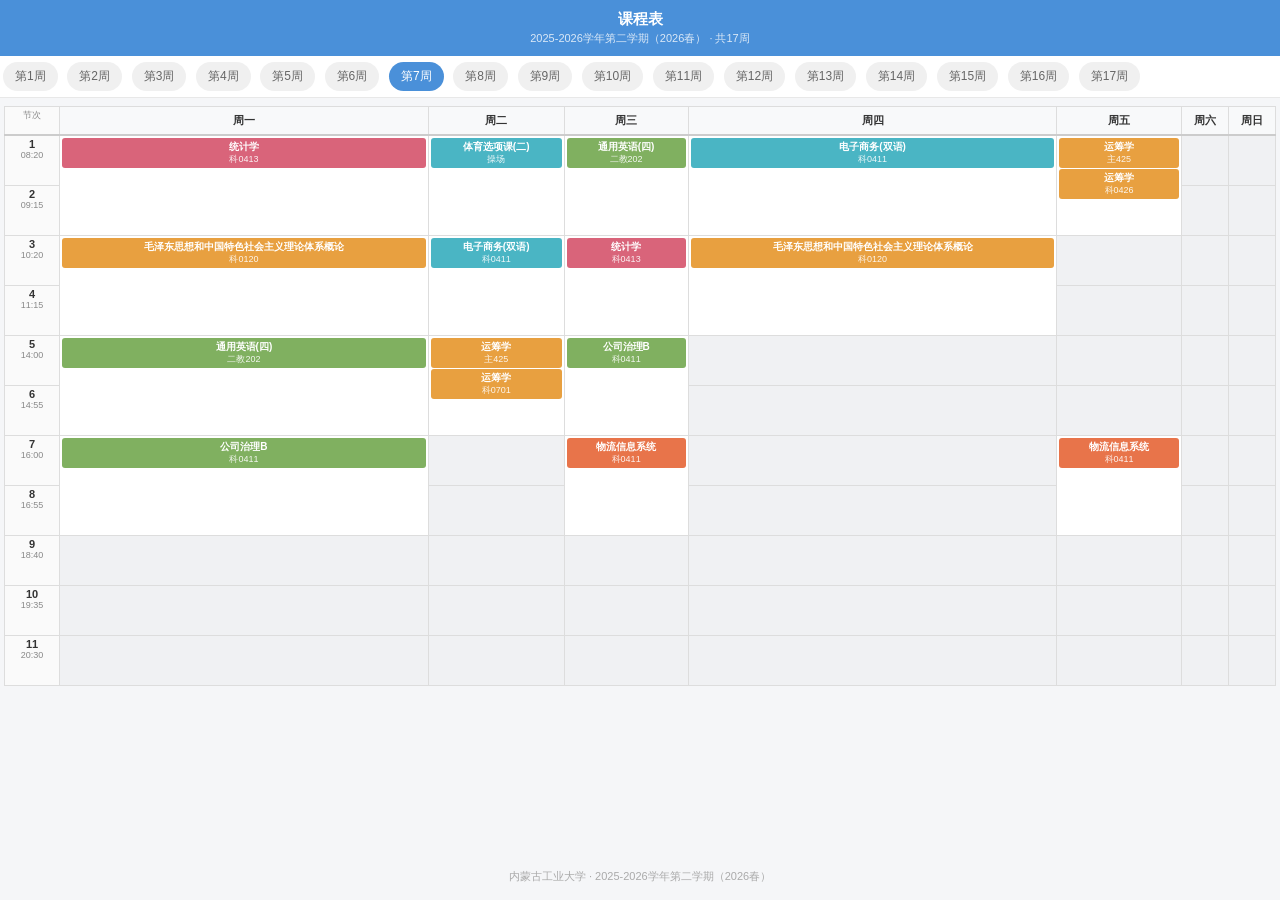
<file: archive/20260501_0042_课表-手机版.html>
<!DOCTYPE html>
<html lang="zh-CN">
<head>
<meta charset="UTF-8">
<meta name="viewport" content="width=device-width,initial-scale=1.0,maximum-scale=3.0,user-scalable=yes">
<title>课表 - 2025-2026学年第二学期（2026春）</title>
<style>
*{margin:0;padding:0;box-sizing:border-box}
body{font-family:-apple-system,BlinkMacSystemFont,"Segoe UI",Roboto,sans-serif;background:#f5f6f8;color:#333;font-size:13px;display:flex;flex-direction:column;min-height:100vh;overflow-x:hidden}

/* 隐藏 radio */
input[name="week"]{position:absolute;opacity:0;pointer-events:none}

.header{background:#4A90D9;color:#fff;padding:10px 12px;text-align:center;font-size:15px;font-weight:600;flex-shrink:0}
.header .sub{font-size:11px;font-weight:400;opacity:.8;margin-top:2px}

/* 周导航标签栏 - 横滑 */
.tab-bar{background:#fff;padding:6px 0;border-bottom:1px solid #e8e8e8;flex-shrink:0;overflow-x:auto;-webkit-overflow-scrolling:touch;white-space:nowrap}
.tab-bar .tab-label{display:inline-block;padding:6px 12px;margin:0 3px;border-radius:16px;font-size:12px;cursor:pointer;background:#f0f0f0;color:#666;transition:all .2s;white-space:nowrap;user-select:none;-webkit-tap-highlight-color:transparent}
.tab-bar .tab-label:active{opacity:.7}

/* 课表容器 */
.weeks-container{flex:1;overflow:auto;-webkit-overflow-scrolling:touch;padding:4px}
.week-page{display:none;padding:4px 0}

/* 表格 */
table{width:100%;min-width:680px;border-collapse:collapse;font-size:11px}
th,td{border:1px solid #ddd;padding:0;vertical-align:top;text-align:center}
thead th{background:#f8f9fa;position:sticky;top:0;z-index:2;padding:6px 2px;font-weight:600;font-size:11px;border-bottom:2px solid #ccc}
th.period-col{background:#fafafa;width:55px;font-weight:normal;font-size:9px;color:#888;padding:2px}
th.period-col .num{font-weight:600;color:#333;font-size:11px}
td.cell{height:50px;padding:2px;background:#fff}
td.empty{background:#f0f1f3}
.card{border-radius:3px;padding:2px 3px;color:#fff;font-size:10px;margin-bottom:1px}
.card .name{font-weight:600;font-size:10px;line-height:1.3;overflow:hidden;text-overflow:ellipsis;display:-webkit-box;-webkit-line-clamp:2;-webkit-box-orient:vertical}
.card .loc{font-size:9px;opacity:.9;overflow:hidden;text-overflow:ellipsis;white-space:nowrap}

/* 空状态 */
.empty-state{text-align:center;padding:40px 20px;color:#999;font-size:14px}

#w1:checked ~ .weeks-container .week-page[data-week="1"] { display: block; }
#w1:checked ~ .tab-bar .tab-label[data-week="1"] { background: #4A90D9; color: #fff; }
#w2:checked ~ .weeks-container .week-page[data-week="2"] { display: block; }
#w2:checked ~ .tab-bar .tab-label[data-week="2"] { background: #4A90D9; color: #fff; }
#w3:checked ~ .weeks-container .week-page[data-week="3"] { display: block; }
#w3:checked ~ .tab-bar .tab-label[data-week="3"] { background: #4A90D9; color: #fff; }
#w4:checked ~ .weeks-container .week-page[data-week="4"] { display: block; }
#w4:checked ~ .tab-bar .tab-label[data-week="4"] { background: #4A90D9; color: #fff; }
#w5:checked ~ .weeks-container .week-page[data-week="5"] { display: block; }
#w5:checked ~ .tab-bar .tab-label[data-week="5"] { background: #4A90D9; color: #fff; }
#w6:checked ~ .weeks-container .week-page[data-week="6"] { display: block; }
#w6:checked ~ .tab-bar .tab-label[data-week="6"] { background: #4A90D9; color: #fff; }
#w7:checked ~ .weeks-container .week-page[data-week="7"] { display: block; }
#w7:checked ~ .tab-bar .tab-label[data-week="7"] { background: #4A90D9; color: #fff; }
#w8:checked ~ .weeks-container .week-page[data-week="8"] { display: block; }
#w8:checked ~ .tab-bar .tab-label[data-week="8"] { background: #4A90D9; color: #fff; }
#w9:checked ~ .weeks-container .week-page[data-week="9"] { display: block; }
#w9:checked ~ .tab-bar .tab-label[data-week="9"] { background: #4A90D9; color: #fff; }
#w10:checked ~ .weeks-container .week-page[data-week="10"] { display: block; }
#w10:checked ~ .tab-bar .tab-label[data-week="10"] { background: #4A90D9; color: #fff; }
#w11:checked ~ .weeks-container .week-page[data-week="11"] { display: block; }
#w11:checked ~ .tab-bar .tab-label[data-week="11"] { background: #4A90D9; color: #fff; }
#w12:checked ~ .weeks-container .week-page[data-week="12"] { display: block; }
#w12:checked ~ .tab-bar .tab-label[data-week="12"] { background: #4A90D9; color: #fff; }
#w13:checked ~ .weeks-container .week-page[data-week="13"] { display: block; }
#w13:checked ~ .tab-bar .tab-label[data-week="13"] { background: #4A90D9; color: #fff; }
#w14:checked ~ .weeks-container .week-page[data-week="14"] { display: block; }
#w14:checked ~ .tab-bar .tab-label[data-week="14"] { background: #4A90D9; color: #fff; }
#w15:checked ~ .weeks-container .week-page[data-week="15"] { display: block; }
#w15:checked ~ .tab-bar .tab-label[data-week="15"] { background: #4A90D9; color: #fff; }
#w16:checked ~ .weeks-container .week-page[data-week="16"] { display: block; }
#w16:checked ~ .tab-bar .tab-label[data-week="16"] { background: #4A90D9; color: #fff; }
#w17:checked ~ .weeks-container .week-page[data-week="17"] { display: block; }
#w17:checked ~ .tab-bar .tab-label[data-week="17"] { background: #4A90D9; color: #fff; }
</style>
</head>
<body>
<div class="header">
  课程表
  <div class="sub">2025-2026学年第二学期（2026春） · 共17周</div>
</div>

<input type="radio" name="week" id="w1">
<input type="radio" name="week" id="w2">
<input type="radio" name="week" id="w3">
<input type="radio" name="week" id="w4">
<input type="radio" name="week" id="w5">
<input type="radio" name="week" id="w6">
<input type="radio" name="week" id="w7" checked>
<input type="radio" name="week" id="w8">
<input type="radio" name="week" id="w9">
<input type="radio" name="week" id="w10">
<input type="radio" name="week" id="w11">
<input type="radio" name="week" id="w12">
<input type="radio" name="week" id="w13">
<input type="radio" name="week" id="w14">
<input type="radio" name="week" id="w15">
<input type="radio" name="week" id="w16">
<input type="radio" name="week" id="w17">

<div class="tab-bar">
  <label for="w1" class="tab-label" data-week="1">第1周</label>
<label for="w2" class="tab-label" data-week="2">第2周</label>
<label for="w3" class="tab-label" data-week="3">第3周</label>
<label for="w4" class="tab-label" data-week="4">第4周</label>
<label for="w5" class="tab-label" data-week="5">第5周</label>
<label for="w6" class="tab-label" data-week="6">第6周</label>
<label for="w7" class="tab-label" data-week="7">第7周</label>
<label for="w8" class="tab-label" data-week="8">第8周</label>
<label for="w9" class="tab-label" data-week="9">第9周</label>
<label for="w10" class="tab-label" data-week="10">第10周</label>
<label for="w11" class="tab-label" data-week="11">第11周</label>
<label for="w12" class="tab-label" data-week="12">第12周</label>
<label for="w13" class="tab-label" data-week="13">第13周</label>
<label for="w14" class="tab-label" data-week="14">第14周</label>
<label for="w15" class="tab-label" data-week="15">第15周</label>
<label for="w16" class="tab-label" data-week="16">第16周</label>
<label for="w17" class="tab-label" data-week="17">第17周</label>
</div>

<div class="weeks-container">
  <div class="week-page" data-week="1"><table><thead><tr><th class="period-col">节次</th><th>周一</th><th>周二</th><th>周三</th><th>周四</th><th>周五</th><th>周六</th><th>周日</th></tr></thead><tbody><tr><th class="period-col"><div class="num">1</div><div>08:20</div></th><td class="cell" rowspan="2"><div class="card" style="background:#D9647A"><div class="name">统计学</div><div class="loc">科0413</div></div></td><td class="cell empty"></td><td class="cell empty"></td><td class="cell" rowspan="2"><div class="card" style="background:#4AB5C4"><div class="name">电子商务(双语)</div><div class="loc">科0411</div></div></td><td class="cell empty"></td><td class="cell empty"></td><td class="cell empty"></td></tr><tr><th class="period-col"><div class="num">2</div><div>09:15</div></th><td class="cell empty"></td><td class="cell empty"></td><td class="cell empty"></td><td class="cell empty"></td><td class="cell empty"></td></tr><tr><th class="period-col"><div class="num">3</div><div>10:20</div></th><td class="cell" rowspan="2"><div class="card" style="background:#E8A040"><div class="name">毛泽东思想和中国特色社会主义理论体系概论</div><div class="loc">科0120</div></div></td><td class="cell" rowspan="2"><div class="card" style="background:#4AB5C4"><div class="name">电子商务(双语)</div><div class="loc">科0411</div></div></td><td class="cell" rowspan="2"><div class="card" style="background:#D9647A"><div class="name">统计学</div><div class="loc">科0413</div></div></td><td class="cell" rowspan="2"><div class="card" style="background:#E8A040"><div class="name">毛泽东思想和中国特色社会主义理论体系概论</div><div class="loc">科0120</div></div></td><td class="cell empty"></td><td class="cell empty"></td><td class="cell empty"></td></tr><tr><th class="period-col"><div class="num">4</div><div>11:15</div></th><td class="cell empty"></td><td class="cell empty"></td><td class="cell empty"></td></tr><tr><th class="period-col"><div class="num">5</div><div>14:00</div></th><td class="cell empty"></td><td class="cell" rowspan="2"><div class="card" style="background:#80B060"><div class="name">公司治理B</div><div class="loc">科0411</div></div></td><td class="cell" rowspan="2"><div class="card" style="background:#E8744A"><div class="name">工程伦理(职业伦理)</div><div class="loc">科0411</div></div></td><td class="cell empty"></td><td class="cell" rowspan="2"><div class="card" style="background:#80B060"><div class="name">公司治理B</div><div class="loc">科0401</div></div></td><td class="cell empty"></td><td class="cell empty"></td></tr><tr><th class="period-col"><div class="num">6</div><div>14:55</div></th><td class="cell empty"></td><td class="cell empty"></td><td class="cell empty"></td><td class="cell empty"></td></tr><tr><th class="period-col"><div class="num">7</div><div>16:00</div></th><td class="cell" rowspan="2"><div class="card" style="background:#E8744A"><div class="name">工程伦理(职业伦理)</div><div class="loc">科0411</div></div></td><td class="cell empty"></td><td class="cell" rowspan="2"><div class="card" style="background:#E8744A"><div class="name">物流信息系统</div><div class="loc">科0411</div></div></td><td class="cell empty"></td><td class="cell" rowspan="2"><div class="card" style="background:#E8744A"><div class="name">物流信息系统</div><div class="loc">科0411</div></div></td><td class="cell empty"></td><td class="cell empty"></td></tr><tr><th class="period-col"><div class="num">8</div><div>16:55</div></th><td class="cell empty"></td><td class="cell empty"></td><td class="cell empty"></td><td class="cell empty"></td></tr><tr><th class="period-col"><div class="num">9</div><div>18:40</div></th><td class="cell empty"></td><td class="cell empty"></td><td class="cell empty"></td><td class="cell empty"></td><td class="cell empty"></td><td class="cell empty"></td><td class="cell empty"></td></tr><tr><th class="period-col"><div class="num">10</div><div>19:35</div></th><td class="cell empty"></td><td class="cell empty"></td><td class="cell empty"></td><td class="cell empty"></td><td class="cell empty"></td><td class="cell empty"></td><td class="cell empty"></td></tr><tr><th class="period-col"><div class="num">11</div><div>20:30</div></th><td class="cell empty"></td><td class="cell empty"></td><td class="cell empty"></td><td class="cell empty"></td><td class="cell empty"></td><td class="cell empty"></td><td class="cell empty"></td></tr></tbody></table></div>
<div class="week-page" data-week="2"><table><thead><tr><th class="period-col">节次</th><th>周一</th><th>周二</th><th>周三</th><th>周四</th><th>周五</th><th>周六</th><th>周日</th></tr></thead><tbody><tr><th class="period-col"><div class="num">1</div><div>08:20</div></th><td class="cell" rowspan="2"><div class="card" style="background:#D9647A"><div class="name">统计学</div><div class="loc">科0413</div></div></td><td class="cell" rowspan="2"><div class="card" style="background:#4AB5C4"><div class="name">体育选项课(二)</div><div class="loc">操场</div></div></td><td class="cell" rowspan="2"><div class="card" style="background:#80B060"><div class="name">通用英语(四)</div><div class="loc">二教202</div></div></td><td class="cell" rowspan="2"><div class="card" style="background:#4AB5C4"><div class="name">电子商务(双语)</div><div class="loc">科0411</div></div></td><td class="cell empty"></td><td class="cell empty"></td><td class="cell empty"></td></tr><tr><th class="period-col"><div class="num">2</div><div>09:15</div></th><td class="cell empty"></td><td class="cell empty"></td><td class="cell empty"></td></tr><tr><th class="period-col"><div class="num">3</div><div>10:20</div></th><td class="cell" rowspan="2"><div class="card" style="background:#E8A040"><div class="name">毛泽东思想和中国特色社会主义理论体系概论</div><div class="loc">科0120</div></div></td><td class="cell" rowspan="2"><div class="card" style="background:#4AB5C4"><div class="name">电子商务(双语)</div><div class="loc">科0411</div></div></td><td class="cell" rowspan="2"><div class="card" style="background:#D9647A"><div class="name">统计学</div><div class="loc">科0413</div></div></td><td class="cell" rowspan="2"><div class="card" style="background:#E8A040"><div class="name">毛泽东思想和中国特色社会主义理论体系概论</div><div class="loc">科0120</div></div></td><td class="cell empty"></td><td class="cell empty"></td><td class="cell empty"></td></tr><tr><th class="period-col"><div class="num">4</div><div>11:15</div></th><td class="cell empty"></td><td class="cell empty"></td><td class="cell empty"></td></tr><tr><th class="period-col"><div class="num">5</div><div>14:00</div></th><td class="cell" rowspan="2"><div class="card" style="background:#80B060"><div class="name">通用英语(四)</div><div class="loc">二教202</div></div></td><td class="cell" rowspan="2"><div class="card" style="background:#80B060"><div class="name">公司治理B</div><div class="loc">科0411</div></div></td><td class="cell" rowspan="2"><div class="card" style="background:#E8744A"><div class="name">工程伦理(职业伦理)</div><div class="loc">科0411</div></div></td><td class="cell empty"></td><td class="cell" rowspan="2"><div class="card" style="background:#80B060"><div class="name">公司治理B</div><div class="loc">科0401</div></div></td><td class="cell empty"></td><td class="cell empty"></td></tr><tr><th class="period-col"><div class="num">6</div><div>14:55</div></th><td class="cell empty"></td><td class="cell empty"></td><td class="cell empty"></td></tr><tr><th class="period-col"><div class="num">7</div><div>16:00</div></th><td class="cell" rowspan="2"><div class="card" style="background:#E8744A"><div class="name">工程伦理(职业伦理)</div><div class="loc">科0411</div></div></td><td class="cell empty"></td><td class="cell" rowspan="2"><div class="card" style="background:#E8744A"><div class="name">物流信息系统</div><div class="loc">科0411</div></div></td><td class="cell empty"></td><td class="cell" rowspan="2"><div class="card" style="background:#E8744A"><div class="name">物流信息系统</div><div class="loc">科0411</div></div></td><td class="cell empty"></td><td class="cell empty"></td></tr><tr><th class="period-col"><div class="num">8</div><div>16:55</div></th><td class="cell empty"></td><td class="cell empty"></td><td class="cell empty"></td><td class="cell empty"></td></tr><tr><th class="period-col"><div class="num">9</div><div>18:40</div></th><td class="cell empty"></td><td class="cell empty"></td><td class="cell empty"></td><td class="cell empty"></td><td class="cell empty"></td><td class="cell empty"></td><td class="cell empty"></td></tr><tr><th class="period-col"><div class="num">10</div><div>19:35</div></th><td class="cell empty"></td><td class="cell empty"></td><td class="cell empty"></td><td class="cell empty"></td><td class="cell empty"></td><td class="cell empty"></td><td class="cell empty"></td></tr><tr><th class="period-col"><div class="num">11</div><div>20:30</div></th><td class="cell empty"></td><td class="cell empty"></td><td class="cell empty"></td><td class="cell empty"></td><td class="cell empty"></td><td class="cell empty"></td><td class="cell empty"></td></tr></tbody></table></div>
<div class="week-page" data-week="3"><table><thead><tr><th class="period-col">节次</th><th>周一</th><th>周二</th><th>周三</th><th>周四</th><th>周五</th><th>周六</th><th>周日</th></tr></thead><tbody><tr><th class="period-col"><div class="num">1</div><div>08:20</div></th><td class="cell" rowspan="2"><div class="card" style="background:#D9647A"><div class="name">统计学</div><div class="loc">科0413</div></div></td><td class="cell" rowspan="2"><div class="card" style="background:#4AB5C4"><div class="name">体育选项课(二)</div><div class="loc">操场</div></div></td><td class="cell" rowspan="2"><div class="card" style="background:#80B060"><div class="name">通用英语(四)</div><div class="loc">二教202</div></div></td><td class="cell" rowspan="2"><div class="card" style="background:#4AB5C4"><div class="name">电子商务(双语)</div><div class="loc">科0411</div></div></td><td class="cell empty"></td><td class="cell empty"></td><td class="cell empty"></td></tr><tr><th class="period-col"><div class="num">2</div><div>09:15</div></th><td class="cell empty"></td><td class="cell empty"></td><td class="cell empty"></td></tr><tr><th class="period-col"><div class="num">3</div><div>10:20</div></th><td class="cell" rowspan="2"><div class="card" style="background:#E8A040"><div class="name">毛泽东思想和中国特色社会主义理论体系概论</div><div class="loc">科0120</div></div></td><td class="cell" rowspan="2"><div class="card" style="background:#4AB5C4"><div class="name">电子商务(双语)</div><div class="loc">科0411</div></div></td><td class="cell" rowspan="2"><div class="card" style="background:#D9647A"><div class="name">统计学</div><div class="loc">科0413</div></div></td><td class="cell" rowspan="2"><div class="card" style="background:#E8A040"><div class="name">毛泽东思想和中国特色社会主义理论体系概论</div><div class="loc">科0120</div></div></td><td class="cell empty"></td><td class="cell empty"></td><td class="cell empty"></td></tr><tr><th class="period-col"><div class="num">4</div><div>11:15</div></th><td class="cell empty"></td><td class="cell empty"></td><td class="cell empty"></td></tr><tr><th class="period-col"><div class="num">5</div><div>14:00</div></th><td class="cell" rowspan="2"><div class="card" style="background:#80B060"><div class="name">通用英语(四)</div><div class="loc">二教202</div></div></td><td class="cell" rowspan="2"><div class="card" style="background:#80B060"><div class="name">公司治理B</div><div class="loc">科0411</div></div></td><td class="cell" rowspan="2"><div class="card" style="background:#E8744A"><div class="name">工程伦理(职业伦理)</div><div class="loc">科0411</div></div></td><td class="cell empty"></td><td class="cell" rowspan="2"><div class="card" style="background:#80B060"><div class="name">公司治理B</div><div class="loc">科0401</div></div></td><td class="cell empty"></td><td class="cell empty"></td></tr><tr><th class="period-col"><div class="num">6</div><div>14:55</div></th><td class="cell empty"></td><td class="cell empty"></td><td class="cell empty"></td></tr><tr><th class="period-col"><div class="num">7</div><div>16:00</div></th><td class="cell" rowspan="2"><div class="card" style="background:#E8744A"><div class="name">工程伦理(职业伦理)</div><div class="loc">科0411</div></div></td><td class="cell empty"></td><td class="cell" rowspan="2"><div class="card" style="background:#E8744A"><div class="name">物流信息系统</div><div class="loc">科0411</div></div></td><td class="cell empty"></td><td class="cell" rowspan="2"><div class="card" style="background:#E8744A"><div class="name">物流信息系统</div><div class="loc">科0411</div></div></td><td class="cell empty"></td><td class="cell empty"></td></tr><tr><th class="period-col"><div class="num">8</div><div>16:55</div></th><td class="cell empty"></td><td class="cell empty"></td><td class="cell empty"></td><td class="cell empty"></td></tr><tr><th class="period-col"><div class="num">9</div><div>18:40</div></th><td class="cell empty"></td><td class="cell empty"></td><td class="cell empty"></td><td class="cell empty"></td><td class="cell empty"></td><td class="cell empty"></td><td class="cell empty"></td></tr><tr><th class="period-col"><div class="num">10</div><div>19:35</div></th><td class="cell empty"></td><td class="cell empty"></td><td class="cell empty"></td><td class="cell empty"></td><td class="cell empty"></td><td class="cell empty"></td><td class="cell empty"></td></tr><tr><th class="period-col"><div class="num">11</div><div>20:30</div></th><td class="cell empty"></td><td class="cell empty"></td><td class="cell empty"></td><td class="cell empty"></td><td class="cell empty"></td><td class="cell empty"></td><td class="cell empty"></td></tr></tbody></table></div>
<div class="week-page" data-week="4"><table><thead><tr><th class="period-col">节次</th><th>周一</th><th>周二</th><th>周三</th><th>周四</th><th>周五</th><th>周六</th><th>周日</th></tr></thead><tbody><tr><th class="period-col"><div class="num">1</div><div>08:20</div></th><td class="cell" rowspan="2"><div class="card" style="background:#D9647A"><div class="name">统计学</div><div class="loc">科0413</div></div></td><td class="cell" rowspan="2"><div class="card" style="background:#4AB5C4"><div class="name">体育选项课(二)</div><div class="loc">操场</div></div></td><td class="cell" rowspan="2"><div class="card" style="background:#80B060"><div class="name">通用英语(四)</div><div class="loc">二教202</div></div></td><td class="cell" rowspan="2"><div class="card" style="background:#4AB5C4"><div class="name">电子商务(双语)</div><div class="loc">科0411</div></div></td><td class="cell empty"></td><td class="cell empty"></td><td class="cell empty"></td></tr><tr><th class="period-col"><div class="num">2</div><div>09:15</div></th><td class="cell empty"></td><td class="cell empty"></td><td class="cell empty"></td></tr><tr><th class="period-col"><div class="num">3</div><div>10:20</div></th><td class="cell" rowspan="2"><div class="card" style="background:#E8A040"><div class="name">毛泽东思想和中国特色社会主义理论体系概论</div><div class="loc">科0120</div></div></td><td class="cell" rowspan="2"><div class="card" style="background:#4AB5C4"><div class="name">电子商务(双语)</div><div class="loc">科0411</div></div></td><td class="cell" rowspan="2"><div class="card" style="background:#D9647A"><div class="name">统计学</div><div class="loc">科0413</div></div></td><td class="cell" rowspan="2"><div class="card" style="background:#E8A040"><div class="name">毛泽东思想和中国特色社会主义理论体系概论</div><div class="loc">科0120</div></div></td><td class="cell" rowspan="2"><div class="card" style="background:#D9647A"><div class="name">统计学</div><div class="loc">科0403</div></div></td><td class="cell empty"></td><td class="cell empty"></td></tr><tr><th class="period-col"><div class="num">4</div><div>11:15</div></th><td class="cell empty"></td><td class="cell empty"></td></tr><tr><th class="period-col"><div class="num">5</div><div>14:00</div></th><td class="cell" rowspan="2"><div class="card" style="background:#80B060"><div class="name">通用英语(四)</div><div class="loc">二教202</div></div></td><td class="cell" rowspan="2"><div class="card" style="background:#80B060"><div class="name">公司治理B</div><div class="loc">科0411</div></div></td><td class="cell" rowspan="2"><div class="card" style="background:#E8744A"><div class="name">工程伦理(职业伦理)</div><div class="loc">科0411</div></div></td><td class="cell empty"></td><td class="cell" rowspan="2"><div class="card" style="background:#80B060"><div class="name">公司治理B</div><div class="loc">科0401</div></div></td><td class="cell empty"></td><td class="cell empty"></td></tr><tr><th class="period-col"><div class="num">6</div><div>14:55</div></th><td class="cell empty"></td><td class="cell empty"></td><td class="cell empty"></td></tr><tr><th class="period-col"><div class="num">7</div><div>16:00</div></th><td class="cell" rowspan="2"><div class="card" style="background:#E8744A"><div class="name">工程伦理(职业伦理)</div><div class="loc">科0411</div></div></td><td class="cell empty"></td><td class="cell" rowspan="2"><div class="card" style="background:#E8744A"><div class="name">物流信息系统</div><div class="loc">科0411</div></div></td><td class="cell" rowspan="2"><div class="card" style="background:#E8744A"><div class="name">物流信息系统</div><div class="loc">科0411</div></div></td><td class="cell" rowspan="2"><div class="card" style="background:#E8744A"><div class="name">物流信息系统</div><div class="loc">科0411</div></div></td><td class="cell empty"></td><td class="cell empty"></td></tr><tr><th class="period-col"><div class="num">8</div><div>16:55</div></th><td class="cell empty"></td><td class="cell empty"></td><td class="cell empty"></td></tr><tr><th class="period-col"><div class="num">9</div><div>18:40</div></th><td class="cell empty"></td><td class="cell empty"></td><td class="cell empty"></td><td class="cell empty"></td><td class="cell empty"></td><td class="cell empty"></td><td class="cell empty"></td></tr><tr><th class="period-col"><div class="num">10</div><div>19:35</div></th><td class="cell empty"></td><td class="cell empty"></td><td class="cell empty"></td><td class="cell empty"></td><td class="cell empty"></td><td class="cell empty"></td><td class="cell empty"></td></tr><tr><th class="period-col"><div class="num">11</div><div>20:30</div></th><td class="cell empty"></td><td class="cell empty"></td><td class="cell empty"></td><td class="cell empty"></td><td class="cell empty"></td><td class="cell empty"></td><td class="cell empty"></td></tr></tbody></table></div>
<div class="week-page" data-week="5"><table><thead><tr><th class="period-col">节次</th><th>周一</th><th>周二</th><th>周三</th><th>周四</th><th>周五</th><th>周六</th><th>周日</th></tr></thead><tbody><tr><th class="period-col"><div class="num">1</div><div>08:20</div></th><td class="cell" rowspan="2"><div class="card" style="background:#D9647A"><div class="name">统计学</div><div class="loc">科0413</div></div></td><td class="cell" rowspan="2"><div class="card" style="background:#4AB5C4"><div class="name">体育选项课(二)</div><div class="loc">操场</div></div></td><td class="cell" rowspan="2"><div class="card" style="background:#80B060"><div class="name">通用英语(四)</div><div class="loc">二教202</div></div></td><td class="cell" rowspan="2"><div class="card" style="background:#4AB5C4"><div class="name">电子商务(双语)</div><div class="loc">科0411</div></div></td><td class="cell" rowspan="2"><div class="card" style="background:#E8A040"><div class="name">运筹学</div><div class="loc">主425</div></div><div class="card" style="background:#E8A040"><div class="name">运筹学</div><div class="loc">科0426</div></div></td><td class="cell empty"></td><td class="cell empty"></td></tr><tr><th class="period-col"><div class="num">2</div><div>09:15</div></th><td class="cell empty"></td><td class="cell empty"></td></tr><tr><th class="period-col"><div class="num">3</div><div>10:20</div></th><td class="cell" rowspan="2"><div class="card" style="background:#E8A040"><div class="name">毛泽东思想和中国特色社会主义理论体系概论</div><div class="loc">科0120</div></div></td><td class="cell" rowspan="2"><div class="card" style="background:#4AB5C4"><div class="name">电子商务(双语)</div><div class="loc">科0411</div></div></td><td class="cell" rowspan="2"><div class="card" style="background:#D9647A"><div class="name">统计学</div><div class="loc">科0413</div></div></td><td class="cell" rowspan="2"><div class="card" style="background:#E8A040"><div class="name">毛泽东思想和中国特色社会主义理论体系概论</div><div class="loc">科0120</div></div></td><td class="cell empty"></td><td class="cell empty"></td><td class="cell empty"></td></tr><tr><th class="period-col"><div class="num">4</div><div>11:15</div></th><td class="cell empty"></td><td class="cell empty"></td><td class="cell empty"></td></tr><tr><th class="period-col"><div class="num">5</div><div>14:00</div></th><td class="cell" rowspan="2"><div class="card" style="background:#80B060"><div class="name">通用英语(四)</div><div class="loc">二教202</div></div></td><td class="cell" rowspan="2"><div class="card" style="background:#E8A040"><div class="name">运筹学</div><div class="loc">主425</div></div></td><td class="cell" rowspan="2"><div class="card" style="background:#80B060"><div class="name">公司治理B</div><div class="loc">科0411</div></div></td><td class="cell empty"></td><td class="cell empty"></td><td class="cell empty"></td><td class="cell empty"></td></tr><tr><th class="period-col"><div class="num">6</div><div>14:55</div></th><td class="cell empty"></td><td class="cell empty"></td><td class="cell empty"></td><td class="cell empty"></td></tr><tr><th class="period-col"><div class="num">7</div><div>16:00</div></th><td class="cell" rowspan="2"><div class="card" style="background:#80B060"><div class="name">公司治理B</div><div class="loc">科0411</div></div></td><td class="cell empty"></td><td class="cell" rowspan="2"><div class="card" style="background:#E8744A"><div class="name">物流信息系统</div><div class="loc">科0411</div></div></td><td class="cell empty"></td><td class="cell" rowspan="2"><div class="card" style="background:#E8744A"><div class="name">物流信息系统</div><div class="loc">科0411</div></div></td><td class="cell empty"></td><td class="cell empty"></td></tr><tr><th class="period-col"><div class="num">8</div><div>16:55</div></th><td class="cell empty"></td><td class="cell empty"></td><td class="cell empty"></td><td class="cell empty"></td></tr><tr><th class="period-col"><div class="num">9</div><div>18:40</div></th><td class="cell empty"></td><td class="cell empty"></td><td class="cell empty"></td><td class="cell empty"></td><td class="cell empty"></td><td class="cell empty"></td><td class="cell empty"></td></tr><tr><th class="period-col"><div class="num">10</div><div>19:35</div></th><td class="cell empty"></td><td class="cell empty"></td><td class="cell empty"></td><td class="cell empty"></td><td class="cell empty"></td><td class="cell empty"></td><td class="cell empty"></td></tr><tr><th class="period-col"><div class="num">11</div><div>20:30</div></th><td class="cell empty"></td><td class="cell empty"></td><td class="cell empty"></td><td class="cell empty"></td><td class="cell empty"></td><td class="cell empty"></td><td class="cell empty"></td></tr></tbody></table></div>
<div class="week-page" data-week="6"><table><thead><tr><th class="period-col">节次</th><th>周一</th><th>周二</th><th>周三</th><th>周四</th><th>周五</th><th>周六</th><th>周日</th></tr></thead><tbody><tr><th class="period-col"><div class="num">1</div><div>08:20</div></th><td class="cell" rowspan="2"><div class="card" style="background:#D9647A"><div class="name">统计学</div><div class="loc">科0413</div></div></td><td class="cell" rowspan="2"><div class="card" style="background:#4AB5C4"><div class="name">体育选项课(二)</div><div class="loc">操场</div></div></td><td class="cell" rowspan="2"><div class="card" style="background:#80B060"><div class="name">通用英语(四)</div><div class="loc">二教202</div></div></td><td class="cell" rowspan="2"><div class="card" style="background:#4AB5C4"><div class="name">电子商务(双语)</div><div class="loc">科0411</div></div></td><td class="cell" rowspan="2"><div class="card" style="background:#E8A040"><div class="name">运筹学</div><div class="loc">主425</div></div><div class="card" style="background:#E8A040"><div class="name">运筹学</div><div class="loc">科0426</div></div></td><td class="cell empty"></td><td class="cell empty"></td></tr><tr><th class="period-col"><div class="num">2</div><div>09:15</div></th><td class="cell empty"></td><td class="cell empty"></td></tr><tr><th class="period-col"><div class="num">3</div><div>10:20</div></th><td class="cell" rowspan="2"><div class="card" style="background:#E8A040"><div class="name">毛泽东思想和中国特色社会主义理论体系概论</div><div class="loc">科0120</div></div></td><td class="cell" rowspan="2"><div class="card" style="background:#4AB5C4"><div class="name">电子商务(双语)</div><div class="loc">科0411</div></div></td><td class="cell" rowspan="2"><div class="card" style="background:#D9647A"><div class="name">统计学</div><div class="loc">科0413</div></div></td><td class="cell" rowspan="2"><div class="card" style="background:#E8A040"><div class="name">毛泽东思想和中国特色社会主义理论体系概论</div><div class="loc">科0120</div></div></td><td class="cell empty"></td><td class="cell empty"></td><td class="cell empty"></td></tr><tr><th class="period-col"><div class="num">4</div><div>11:15</div></th><td class="cell empty"></td><td class="cell empty"></td><td class="cell empty"></td></tr><tr><th class="period-col"><div class="num">5</div><div>14:00</div></th><td class="cell" rowspan="2"><div class="card" style="background:#80B060"><div class="name">通用英语(四)</div><div class="loc">二教202</div></div></td><td class="cell" rowspan="2"><div class="card" style="background:#E8A040"><div class="name">运筹学</div><div class="loc">主425</div></div><div class="card" style="background:#E8A040"><div class="name">运筹学</div><div class="loc">科0701</div></div></td><td class="cell" rowspan="2"><div class="card" style="background:#80B060"><div class="name">公司治理B</div><div class="loc">科0411</div></div></td><td class="cell empty"></td><td class="cell empty"></td><td class="cell empty"></td><td class="cell empty"></td></tr><tr><th class="period-col"><div class="num">6</div><div>14:55</div></th><td class="cell empty"></td><td class="cell empty"></td><td class="cell empty"></td><td class="cell empty"></td></tr><tr><th class="period-col"><div class="num">7</div><div>16:00</div></th><td class="cell" rowspan="2"><div class="card" style="background:#80B060"><div class="name">公司治理B</div><div class="loc">科0411</div></div></td><td class="cell empty"></td><td class="cell" rowspan="2"><div class="card" style="background:#E8744A"><div class="name">物流信息系统</div><div class="loc">科0411</div></div></td><td class="cell empty"></td><td class="cell" rowspan="2"><div class="card" style="background:#E8744A"><div class="name">物流信息系统</div><div class="loc">科0411</div></div></td><td class="cell empty"></td><td class="cell empty"></td></tr><tr><th class="period-col"><div class="num">8</div><div>16:55</div></th><td class="cell empty"></td><td class="cell empty"></td><td class="cell empty"></td><td class="cell empty"></td></tr><tr><th class="period-col"><div class="num">9</div><div>18:40</div></th><td class="cell empty"></td><td class="cell empty"></td><td class="cell empty"></td><td class="cell empty"></td><td class="cell empty"></td><td class="cell empty"></td><td class="cell empty"></td></tr><tr><th class="period-col"><div class="num">10</div><div>19:35</div></th><td class="cell empty"></td><td class="cell empty"></td><td class="cell empty"></td><td class="cell empty"></td><td class="cell empty"></td><td class="cell empty"></td><td class="cell empty"></td></tr><tr><th class="period-col"><div class="num">11</div><div>20:30</div></th><td class="cell empty"></td><td class="cell empty"></td><td class="cell empty"></td><td class="cell empty"></td><td class="cell empty"></td><td class="cell empty"></td><td class="cell empty"></td></tr></tbody></table></div>
<div class="week-page" data-week="7"><table><thead><tr><th class="period-col">节次</th><th>周一</th><th>周二</th><th>周三</th><th>周四</th><th>周五</th><th>周六</th><th>周日</th></tr></thead><tbody><tr><th class="period-col"><div class="num">1</div><div>08:20</div></th><td class="cell" rowspan="2"><div class="card" style="background:#D9647A"><div class="name">统计学</div><div class="loc">科0413</div></div></td><td class="cell" rowspan="2"><div class="card" style="background:#4AB5C4"><div class="name">体育选项课(二)</div><div class="loc">操场</div></div></td><td class="cell" rowspan="2"><div class="card" style="background:#80B060"><div class="name">通用英语(四)</div><div class="loc">二教202</div></div></td><td class="cell" rowspan="2"><div class="card" style="background:#4AB5C4"><div class="name">电子商务(双语)</div><div class="loc">科0411</div></div></td><td class="cell" rowspan="2"><div class="card" style="background:#E8A040"><div class="name">运筹学</div><div class="loc">主425</div></div><div class="card" style="background:#E8A040"><div class="name">运筹学</div><div class="loc">科0426</div></div></td><td class="cell empty"></td><td class="cell empty"></td></tr><tr><th class="period-col"><div class="num">2</div><div>09:15</div></th><td class="cell empty"></td><td class="cell empty"></td></tr><tr><th class="period-col"><div class="num">3</div><div>10:20</div></th><td class="cell" rowspan="2"><div class="card" style="background:#E8A040"><div class="name">毛泽东思想和中国特色社会主义理论体系概论</div><div class="loc">科0120</div></div></td><td class="cell" rowspan="2"><div class="card" style="background:#4AB5C4"><div class="name">电子商务(双语)</div><div class="loc">科0411</div></div></td><td class="cell" rowspan="2"><div class="card" style="background:#D9647A"><div class="name">统计学</div><div class="loc">科0413</div></div></td><td class="cell" rowspan="2"><div class="card" style="background:#E8A040"><div class="name">毛泽东思想和中国特色社会主义理论体系概论</div><div class="loc">科0120</div></div></td><td class="cell empty"></td><td class="cell empty"></td><td class="cell empty"></td></tr><tr><th class="period-col"><div class="num">4</div><div>11:15</div></th><td class="cell empty"></td><td class="cell empty"></td><td class="cell empty"></td></tr><tr><th class="period-col"><div class="num">5</div><div>14:00</div></th><td class="cell" rowspan="2"><div class="card" style="background:#80B060"><div class="name">通用英语(四)</div><div class="loc">二教202</div></div></td><td class="cell" rowspan="2"><div class="card" style="background:#E8A040"><div class="name">运筹学</div><div class="loc">主425</div></div><div class="card" style="background:#E8A040"><div class="name">运筹学</div><div class="loc">科0701</div></div></td><td class="cell" rowspan="2"><div class="card" style="background:#80B060"><div class="name">公司治理B</div><div class="loc">科0411</div></div></td><td class="cell empty"></td><td class="cell empty"></td><td class="cell empty"></td><td class="cell empty"></td></tr><tr><th class="period-col"><div class="num">6</div><div>14:55</div></th><td class="cell empty"></td><td class="cell empty"></td><td class="cell empty"></td><td class="cell empty"></td></tr><tr><th class="period-col"><div class="num">7</div><div>16:00</div></th><td class="cell" rowspan="2"><div class="card" style="background:#80B060"><div class="name">公司治理B</div><div class="loc">科0411</div></div></td><td class="cell empty"></td><td class="cell" rowspan="2"><div class="card" style="background:#E8744A"><div class="name">物流信息系统</div><div class="loc">科0411</div></div></td><td class="cell empty"></td><td class="cell" rowspan="2"><div class="card" style="background:#E8744A"><div class="name">物流信息系统</div><div class="loc">科0411</div></div></td><td class="cell empty"></td><td class="cell empty"></td></tr><tr><th class="period-col"><div class="num">8</div><div>16:55</div></th><td class="cell empty"></td><td class="cell empty"></td><td class="cell empty"></td><td class="cell empty"></td></tr><tr><th class="period-col"><div class="num">9</div><div>18:40</div></th><td class="cell empty"></td><td class="cell empty"></td><td class="cell empty"></td><td class="cell empty"></td><td class="cell empty"></td><td class="cell empty"></td><td class="cell empty"></td></tr><tr><th class="period-col"><div class="num">10</div><div>19:35</div></th><td class="cell empty"></td><td class="cell empty"></td><td class="cell empty"></td><td class="cell empty"></td><td class="cell empty"></td><td class="cell empty"></td><td class="cell empty"></td></tr><tr><th class="period-col"><div class="num">11</div><div>20:30</div></th><td class="cell empty"></td><td class="cell empty"></td><td class="cell empty"></td><td class="cell empty"></td><td class="cell empty"></td><td class="cell empty"></td><td class="cell empty"></td></tr></tbody></table></div>
<div class="week-page" data-week="8"><table><thead><tr><th class="period-col">节次</th><th>周一</th><th>周二</th><th>周三</th><th>周四</th><th>周五</th><th>周六</th><th>周日</th></tr></thead><tbody><tr><th class="period-col"><div class="num">1</div><div>08:20</div></th><td class="cell" rowspan="2"><div class="card" style="background:#D9647A"><div class="name">统计学</div><div class="loc">科0413</div></div></td><td class="cell" rowspan="2"><div class="card" style="background:#4AB5C4"><div class="name">体育选项课(二)</div><div class="loc">操场</div></div></td><td class="cell" rowspan="2"><div class="card" style="background:#80B060"><div class="name">通用英语(四)</div><div class="loc">二教202</div></div></td><td class="cell" rowspan="2"><div class="card" style="background:#4AB5C4"><div class="name">电子商务(双语)</div><div class="loc">科0411</div></div></td><td class="cell" rowspan="2"><div class="card" style="background:#E8A040"><div class="name">运筹学</div><div class="loc">主425</div></div><div class="card" style="background:#E8A040"><div class="name">运筹学</div><div class="loc">科0426</div></div></td><td class="cell empty"></td><td class="cell empty"></td></tr><tr><th class="period-col"><div class="num">2</div><div>09:15</div></th><td class="cell empty"></td><td class="cell empty"></td></tr><tr><th class="period-col"><div class="num">3</div><div>10:20</div></th><td class="cell" rowspan="2"><div class="card" style="background:#E8A040"><div class="name">毛泽东思想和中国特色社会主义理论体系概论</div><div class="loc">科0120</div></div></td><td class="cell" rowspan="2"><div class="card" style="background:#4AB5C4"><div class="name">电子商务(双语)</div><div class="loc">科0411</div></div></td><td class="cell" rowspan="2"><div class="card" style="background:#D9647A"><div class="name">统计学</div><div class="loc">科0413</div></div></td><td class="cell" rowspan="2"><div class="card" style="background:#E8A040"><div class="name">毛泽东思想和中国特色社会主义理论体系概论</div><div class="loc">科0120</div></div></td><td class="cell empty"></td><td class="cell empty"></td><td class="cell empty"></td></tr><tr><th class="period-col"><div class="num">4</div><div>11:15</div></th><td class="cell empty"></td><td class="cell empty"></td><td class="cell empty"></td></tr><tr><th class="period-col"><div class="num">5</div><div>14:00</div></th><td class="cell" rowspan="2"><div class="card" style="background:#80B060"><div class="name">通用英语(四)</div><div class="loc">二教202</div></div></td><td class="cell" rowspan="2"><div class="card" style="background:#E8A040"><div class="name">运筹学</div><div class="loc">主425</div></div><div class="card" style="background:#E8A040"><div class="name">运筹学</div><div class="loc">科0701</div></div></td><td class="cell" rowspan="2"><div class="card" style="background:#80B060"><div class="name">公司治理B</div><div class="loc">科0411</div></div></td><td class="cell empty"></td><td class="cell" rowspan="2"><div class="card" style="background:#E8744A"><div class="name">Web开发与可视化</div><div class="loc">科0413</div></div></td><td class="cell empty"></td><td class="cell empty"></td></tr><tr><th class="period-col"><div class="num">6</div><div>14:55</div></th><td class="cell empty"></td><td class="cell empty"></td><td class="cell empty"></td></tr><tr><th class="period-col"><div class="num">7</div><div>16:00</div></th><td class="cell" rowspan="2"><div class="card" style="background:#80B060"><div class="name">公司治理B</div><div class="loc">科0411</div></div></td><td class="cell" rowspan="2"><div class="card" style="background:#E8744A"><div class="name">Web开发与可视化</div><div class="loc">科0407</div></div></td><td class="cell" rowspan="2"><div class="card" style="background:#E8744A"><div class="name">物流信息系统</div><div class="loc">科0411</div></div></td><td class="cell empty"></td><td class="cell" rowspan="2"><div class="card" style="background:#E8744A"><div class="name">物流信息系统</div><div class="loc">科0411</div></div></td><td class="cell empty"></td><td class="cell empty"></td></tr><tr><th class="period-col"><div class="num">8</div><div>16:55</div></th><td class="cell empty"></td><td class="cell empty"></td><td class="cell empty"></td></tr><tr><th class="period-col"><div class="num">9</div><div>18:40</div></th><td class="cell empty"></td><td class="cell empty"></td><td class="cell empty"></td><td class="cell empty"></td><td class="cell empty"></td><td class="cell empty"></td><td class="cell empty"></td></tr><tr><th class="period-col"><div class="num">10</div><div>19:35</div></th><td class="cell empty"></td><td class="cell empty"></td><td class="cell empty"></td><td class="cell empty"></td><td class="cell empty"></td><td class="cell empty"></td><td class="cell empty"></td></tr><tr><th class="period-col"><div class="num">11</div><div>20:30</div></th><td class="cell empty"></td><td class="cell empty"></td><td class="cell empty"></td><td class="cell empty"></td><td class="cell empty"></td><td class="cell empty"></td><td class="cell empty"></td></tr></tbody></table></div>
<div class="week-page" data-week="9"><table><thead><tr><th class="period-col">节次</th><th>周一</th><th>周二</th><th>周三</th><th>周四</th><th>周五</th><th>周六</th><th>周日</th></tr></thead><tbody><tr><th class="period-col"><div class="num">1</div><div>08:20</div></th><td class="cell" rowspan="2"><div class="card" style="background:#D9647A"><div class="name">统计学</div><div class="loc">科0413</div></div></td><td class="cell" rowspan="2"><div class="card" style="background:#4AB5C4"><div class="name">体育选项课(二)</div><div class="loc">操场</div></div></td><td class="cell" rowspan="2"><div class="card" style="background:#80B060"><div class="name">通用英语(四)</div><div class="loc">二教202</div></div></td><td class="cell" rowspan="2"><div class="card" style="background:#4AB5C4"><div class="name">电子商务(双语)</div><div class="loc">科0411</div></div></td><td class="cell" rowspan="2"><div class="card" style="background:#E8A040"><div class="name">运筹学</div><div class="loc">主425</div></div><div class="card" style="background:#E8A040"><div class="name">运筹学</div><div class="loc">科0426</div></div></td><td class="cell empty"></td><td class="cell empty"></td></tr><tr><th class="period-col"><div class="num">2</div><div>09:15</div></th><td class="cell empty"></td><td class="cell empty"></td></tr><tr><th class="period-col"><div class="num">3</div><div>10:20</div></th><td class="cell" rowspan="2"><div class="card" style="background:#E8A040"><div class="name">毛泽东思想和中国特色社会主义理论体系概论</div><div class="loc">科0120</div></div></td><td class="cell" rowspan="2"><div class="card" style="background:#4AB5C4"><div class="name">电子商务(双语)</div><div class="loc">科0411</div></div></td><td class="cell" rowspan="2"><div class="card" style="background:#D9647A"><div class="name">统计学</div><div class="loc">科0413</div></div></td><td class="cell" rowspan="2"><div class="card" style="background:#E8A040"><div class="name">毛泽东思想和中国特色社会主义理论体系概论</div><div class="loc">科0120</div></div></td><td class="cell empty"></td><td class="cell empty"></td><td class="cell empty"></td></tr><tr><th class="period-col"><div class="num">4</div><div>11:15</div></th><td class="cell empty"></td><td class="cell empty"></td><td class="cell empty"></td></tr><tr><th class="period-col"><div class="num">5</div><div>14:00</div></th><td class="cell" rowspan="2"><div class="card" style="background:#80B060"><div class="name">通用英语(四)</div><div class="loc">二教202</div></div></td><td class="cell" rowspan="2"><div class="card" style="background:#E8A040"><div class="name">运筹学</div><div class="loc">主425</div></div><div class="card" style="background:#E8A040"><div class="name">运筹学</div><div class="loc">科0701</div></div></td><td class="cell" rowspan="2"><div class="card" style="background:#80B060"><div class="name">公司治理B</div><div class="loc">科0411</div></div></td><td class="cell empty"></td><td class="cell" rowspan="2"><div class="card" style="background:#E8744A"><div class="name">Web开发与可视化</div><div class="loc">科0413</div></div></td><td class="cell empty"></td><td class="cell empty"></td></tr><tr><th class="period-col"><div class="num">6</div><div>14:55</div></th><td class="cell empty"></td><td class="cell empty"></td><td class="cell empty"></td></tr><tr><th class="period-col"><div class="num">7</div><div>16:00</div></th><td class="cell" rowspan="2"><div class="card" style="background:#80B060"><div class="name">公司治理B</div><div class="loc">科0411</div></div></td><td class="cell" rowspan="2"><div class="card" style="background:#E8744A"><div class="name">Web开发与可视化</div><div class="loc">科0407</div></div></td><td class="cell" rowspan="2"><div class="card" style="background:#E8744A"><div class="name">物流信息系统</div><div class="loc">科0411</div></div></td><td class="cell empty"></td><td class="cell" rowspan="2"><div class="card" style="background:#E8744A"><div class="name">物流信息系统</div><div class="loc">科0411</div></div></td><td class="cell empty"></td><td class="cell empty"></td></tr><tr><th class="period-col"><div class="num">8</div><div>16:55</div></th><td class="cell empty"></td><td class="cell empty"></td><td class="cell empty"></td></tr><tr><th class="period-col"><div class="num">9</div><div>18:40</div></th><td class="cell empty"></td><td class="cell empty"></td><td class="cell empty"></td><td class="cell empty"></td><td class="cell empty"></td><td class="cell empty"></td><td class="cell empty"></td></tr><tr><th class="period-col"><div class="num">10</div><div>19:35</div></th><td class="cell empty"></td><td class="cell empty"></td><td class="cell empty"></td><td class="cell empty"></td><td class="cell empty"></td><td class="cell empty"></td><td class="cell empty"></td></tr><tr><th class="period-col"><div class="num">11</div><div>20:30</div></th><td class="cell empty"></td><td class="cell empty"></td><td class="cell empty"></td><td class="cell empty"></td><td class="cell empty"></td><td class="cell empty"></td><td class="cell empty"></td></tr></tbody></table></div>
<div class="week-page" data-week="10"><table><thead><tr><th class="period-col">节次</th><th>周一</th><th>周二</th><th>周三</th><th>周四</th><th>周五</th><th>周六</th><th>周日</th></tr></thead><tbody><tr><th class="period-col"><div class="num">1</div><div>08:20</div></th><td class="cell" rowspan="2"><div class="card" style="background:#D9647A"><div class="name">统计学</div><div class="loc">科0413</div></div></td><td class="cell" rowspan="2"><div class="card" style="background:#4AB5C4"><div class="name">体育选项课(二)</div><div class="loc">操场</div></div></td><td class="cell" rowspan="2"><div class="card" style="background:#80B060"><div class="name">通用英语(四)</div><div class="loc">二教202</div></div></td><td class="cell" rowspan="2"><div class="card" style="background:#4A90D9"><div class="name">物流运作管理</div><div class="loc">科0411</div></div></td><td class="cell" rowspan="2"><div class="card" style="background:#E8A040"><div class="name">运筹学</div><div class="loc">主425</div></div><div class="card" style="background:#E8A040"><div class="name">运筹学</div><div class="loc">科0426</div></div></td><td class="cell empty"></td><td class="cell empty"></td></tr><tr><th class="period-col"><div class="num">2</div><div>09:15</div></th><td class="cell empty"></td><td class="cell empty"></td></tr><tr><th class="period-col"><div class="num">3</div><div>10:20</div></th><td class="cell" rowspan="2"><div class="card" style="background:#E8A040"><div class="name">毛泽东思想和中国特色社会主义理论体系概论</div><div class="loc">科0120</div></div></td><td class="cell" rowspan="2"><div class="card" style="background:#4A90D9"><div class="name">物流运作管理</div><div class="loc">科0411</div></div></td><td class="cell" rowspan="2"><div class="card" style="background:#D9647A"><div class="name">统计学</div><div class="loc">科0413</div></div></td><td class="cell" rowspan="2"><div class="card" style="background:#E8A040"><div class="name">毛泽东思想和中国特色社会主义理论体系概论</div><div class="loc">科0120</div></div></td><td class="cell empty"></td><td class="cell empty"></td><td class="cell empty"></td></tr><tr><th class="period-col"><div class="num">4</div><div>11:15</div></th><td class="cell empty"></td><td class="cell empty"></td><td class="cell empty"></td></tr><tr><th class="period-col"><div class="num">5</div><div>14:00</div></th><td class="cell" rowspan="2"><div class="card" style="background:#80B060"><div class="name">通用英语(四)</div><div class="loc">二教202</div></div></td><td class="cell" rowspan="2"><div class="card" style="background:#E8A040"><div class="name">运筹学</div><div class="loc">主425</div></div><div class="card" style="background:#E8A040"><div class="name">运筹学</div><div class="loc">科0701</div></div></td><td class="cell empty"></td><td class="cell empty"></td><td class="cell" rowspan="2"><div class="card" style="background:#E8744A"><div class="name">Web开发与可视化</div><div class="loc">科0413</div></div></td><td class="cell empty"></td><td class="cell empty"></td></tr><tr><th class="period-col"><div class="num">6</div><div>14:55</div></th><td class="cell empty"></td><td class="cell empty"></td><td class="cell empty"></td><td class="cell empty"></td></tr><tr><th class="period-col"><div class="num">7</div><div>16:00</div></th><td class="cell" rowspan="2"><div class="card" style="background:#80B060"><div class="name">公司治理B</div><div class="loc">科0411</div></div></td><td class="cell" rowspan="2"><div class="card" style="background:#E8744A"><div class="name">Web开发与可视化</div><div class="loc">科0407</div></div></td><td class="cell" rowspan="2"><div class="card" style="background:#E8744A"><div class="name">物流信息系统</div><div class="loc">科0411</div></div></td><td class="cell empty"></td><td class="cell" rowspan="2"><div class="card" style="background:#E8744A"><div class="name">物流信息系统</div><div class="loc">科0411</div></div></td><td class="cell empty"></td><td class="cell empty"></td></tr><tr><th class="period-col"><div class="num">8</div><div>16:55</div></th><td class="cell empty"></td><td class="cell empty"></td><td class="cell empty"></td></tr><tr><th class="period-col"><div class="num">9</div><div>18:40</div></th><td class="cell empty"></td><td class="cell" rowspan="2"><div class="card" style="background:#4AB5C4"><div class="name">电子商务(双语)</div><div class="loc">科0412</div></div></td><td class="cell empty"></td><td class="cell empty"></td><td class="cell empty"></td><td class="cell empty"></td><td class="cell empty"></td></tr><tr><th class="period-col"><div class="num">10</div><div>19:35</div></th><td class="cell empty"></td><td class="cell empty"></td><td class="cell empty"></td><td class="cell empty"></td><td class="cell empty"></td><td class="cell empty"></td></tr><tr><th class="period-col"><div class="num">11</div><div>20:30</div></th><td class="cell empty"></td><td class="cell empty"></td><td class="cell empty"></td><td class="cell empty"></td><td class="cell empty"></td><td class="cell empty"></td><td class="cell empty"></td></tr></tbody></table></div>
<div class="week-page" data-week="11"><table><thead><tr><th class="period-col">节次</th><th>周一</th><th>周二</th><th>周三</th><th>周四</th><th>周五</th><th>周六</th><th>周日</th></tr></thead><tbody><tr><th class="period-col"><div class="num">1</div><div>08:20</div></th><td class="cell" rowspan="2"><div class="card" style="background:#D9647A"><div class="name">统计学</div><div class="loc">科0413</div></div></td><td class="cell" rowspan="2"><div class="card" style="background:#4AB5C4"><div class="name">体育选项课(二)</div><div class="loc">操场</div></div></td><td class="cell" rowspan="2"><div class="card" style="background:#80B060"><div class="name">通用英语(四)</div><div class="loc">二教202</div></div></td><td class="cell" rowspan="2"><div class="card" style="background:#4A90D9"><div class="name">物流运作管理</div><div class="loc">科0411</div></div></td><td class="cell" rowspan="2"><div class="card" style="background:#E8A040"><div class="name">运筹学</div><div class="loc">主425</div></div><div class="card" style="background:#E8A040"><div class="name">运筹学</div><div class="loc">科0426</div></div></td><td class="cell empty"></td><td class="cell empty"></td></tr><tr><th class="period-col"><div class="num">2</div><div>09:15</div></th><td class="cell empty"></td><td class="cell empty"></td></tr><tr><th class="period-col"><div class="num">3</div><div>10:20</div></th><td class="cell" rowspan="2"><div class="card" style="background:#E8A040"><div class="name">毛泽东思想和中国特色社会主义理论体系概论</div><div class="loc">科0120</div></div></td><td class="cell" rowspan="2"><div class="card" style="background:#4A90D9"><div class="name">物流运作管理</div><div class="loc">科0411</div></div></td><td class="cell" rowspan="2"><div class="card" style="background:#D9647A"><div class="name">统计学</div><div class="loc">科0413</div></div></td><td class="cell" rowspan="2"><div class="card" style="background:#E8A040"><div class="name">毛泽东思想和中国特色社会主义理论体系概论</div><div class="loc">科0120</div></div></td><td class="cell empty"></td><td class="cell empty"></td><td class="cell empty"></td></tr><tr><th class="period-col"><div class="num">4</div><div>11:15</div></th><td class="cell empty"></td><td class="cell empty"></td><td class="cell empty"></td></tr><tr><th class="period-col"><div class="num">5</div><div>14:00</div></th><td class="cell" rowspan="2"><div class="card" style="background:#80B060"><div class="name">通用英语(四)</div><div class="loc">二教202</div></div></td><td class="cell" rowspan="2"><div class="card" style="background:#E8A040"><div class="name">运筹学</div><div class="loc">主425</div></div><div class="card" style="background:#E8A040"><div class="name">运筹学</div><div class="loc">科0701</div></div></td><td class="cell empty"></td><td class="cell empty"></td><td class="cell" rowspan="2"><div class="card" style="background:#E8744A"><div class="name">Web开发与可视化</div><div class="loc">科0413</div></div></td><td class="cell empty"></td><td class="cell empty"></td></tr><tr><th class="period-col"><div class="num">6</div><div>14:55</div></th><td class="cell empty"></td><td class="cell empty"></td><td class="cell empty"></td><td class="cell empty"></td></tr><tr><th class="period-col"><div class="num">7</div><div>16:00</div></th><td class="cell empty"></td><td class="cell" rowspan="2"><div class="card" style="background:#E8744A"><div class="name">Web开发与可视化</div><div class="loc">科0407</div></div></td><td class="cell" rowspan="2"><div class="card" style="background:#E8744A"><div class="name">物流信息系统</div><div class="loc">科0411</div></div></td><td class="cell empty"></td><td class="cell" rowspan="2"><div class="card" style="background:#E8744A"><div class="name">物流信息系统</div><div class="loc">科0411</div></div></td><td class="cell empty"></td><td class="cell empty"></td></tr><tr><th class="period-col"><div class="num">8</div><div>16:55</div></th><td class="cell empty"></td><td class="cell empty"></td><td class="cell empty"></td><td class="cell empty"></td></tr><tr><th class="period-col"><div class="num">9</div><div>18:40</div></th><td class="cell empty"></td><td class="cell empty"></td><td class="cell empty"></td><td class="cell empty"></td><td class="cell empty"></td><td class="cell empty"></td><td class="cell empty"></td></tr><tr><th class="period-col"><div class="num">10</div><div>19:35</div></th><td class="cell empty"></td><td class="cell empty"></td><td class="cell empty"></td><td class="cell empty"></td><td class="cell empty"></td><td class="cell empty"></td><td class="cell empty"></td></tr><tr><th class="period-col"><div class="num">11</div><div>20:30</div></th><td class="cell empty"></td><td class="cell empty"></td><td class="cell empty"></td><td class="cell empty"></td><td class="cell empty"></td><td class="cell empty"></td><td class="cell empty"></td></tr></tbody></table></div>
<div class="week-page" data-week="12"><table><thead><tr><th class="period-col">节次</th><th>周一</th><th>周二</th><th>周三</th><th>周四</th><th>周五</th><th>周六</th><th>周日</th></tr></thead><tbody><tr><th class="period-col"><div class="num">1</div><div>08:20</div></th><td class="cell" rowspan="2"><div class="card" style="background:#D9647A"><div class="name">统计学</div><div class="loc">科0413</div></div></td><td class="cell" rowspan="2"><div class="card" style="background:#4AB5C4"><div class="name">体育选项课(二)</div><div class="loc">操场</div></div></td><td class="cell" rowspan="2"><div class="card" style="background:#80B060"><div class="name">通用英语(四)</div><div class="loc">二教202</div></div></td><td class="cell" rowspan="2"><div class="card" style="background:#4A90D9"><div class="name">物流运作管理</div><div class="loc">科0411</div></div></td><td class="cell empty"></td><td class="cell empty"></td><td class="cell empty"></td></tr><tr><th class="period-col"><div class="num">2</div><div>09:15</div></th><td class="cell empty"></td><td class="cell empty"></td><td class="cell empty"></td></tr><tr><th class="period-col"><div class="num">3</div><div>10:20</div></th><td class="cell" rowspan="2"><div class="card" style="background:#E8A040"><div class="name">毛泽东思想和中国特色社会主义理论体系概论</div><div class="loc">科0120</div></div></td><td class="cell" rowspan="2"><div class="card" style="background:#4A90D9"><div class="name">物流运作管理</div><div class="loc">科0411</div></div></td><td class="cell" rowspan="2"><div class="card" style="background:#D9647A"><div class="name">统计学</div><div class="loc">科0413</div></div></td><td class="cell" rowspan="2"><div class="card" style="background:#E8A040"><div class="name">毛泽东思想和中国特色社会主义理论体系概论</div><div class="loc">科0120</div></div></td><td class="cell empty"></td><td class="cell empty"></td><td class="cell empty"></td></tr><tr><th class="period-col"><div class="num">4</div><div>11:15</div></th><td class="cell empty"></td><td class="cell empty"></td><td class="cell empty"></td></tr><tr><th class="period-col"><div class="num">5</div><div>14:00</div></th><td class="cell" rowspan="2"><div class="card" style="background:#80B060"><div class="name">通用英语(四)</div><div class="loc">二教202</div></div></td><td class="cell" rowspan="2"><div class="card" style="background:#E8A040"><div class="name">运筹学</div><div class="loc">主425</div></div><div class="card" style="background:#E8A040"><div class="name">运筹学</div><div class="loc">科0701</div></div></td><td class="cell empty"></td><td class="cell empty"></td><td class="cell" rowspan="2"><div class="card" style="background:#E8744A"><div class="name">Web开发与可视化</div><div class="loc">科0413</div></div></td><td class="cell empty"></td><td class="cell empty"></td></tr><tr><th class="period-col"><div class="num">6</div><div>14:55</div></th><td class="cell empty"></td><td class="cell empty"></td><td class="cell empty"></td><td class="cell empty"></td></tr><tr><th class="period-col"><div class="num">7</div><div>16:00</div></th><td class="cell empty"></td><td class="cell" rowspan="2"><div class="card" style="background:#E8744A"><div class="name">Web开发与可视化</div><div class="loc">科0407</div></div></td><td class="cell empty"></td><td class="cell empty"></td><td class="cell" rowspan="2"><div class="card" style="background:#E8A040"><div class="name">运筹学</div><div class="loc">主425</div></div><div class="card" style="background:#E8A040"><div class="name">运筹学</div><div class="loc">科0701</div></div></td><td class="cell empty"></td><td class="cell empty"></td></tr><tr><th class="period-col"><div class="num">8</div><div>16:55</div></th><td class="cell empty"></td><td class="cell empty"></td><td class="cell empty"></td><td class="cell empty"></td><td class="cell empty"></td></tr><tr><th class="period-col"><div class="num">9</div><div>18:40</div></th><td class="cell empty"></td><td class="cell empty"></td><td class="cell empty"></td><td class="cell empty"></td><td class="cell empty"></td><td class="cell empty"></td><td class="cell empty"></td></tr><tr><th class="period-col"><div class="num">10</div><div>19:35</div></th><td class="cell empty"></td><td class="cell empty"></td><td class="cell empty"></td><td class="cell empty"></td><td class="cell empty"></td><td class="cell empty"></td><td class="cell empty"></td></tr><tr><th class="period-col"><div class="num">11</div><div>20:30</div></th><td class="cell empty"></td><td class="cell empty"></td><td class="cell empty"></td><td class="cell empty"></td><td class="cell empty"></td><td class="cell empty"></td><td class="cell empty"></td></tr></tbody></table></div>
<div class="week-page" data-week="13"><table><thead><tr><th class="period-col">节次</th><th>周一</th><th>周二</th><th>周三</th><th>周四</th><th>周五</th><th>周六</th><th>周日</th></tr></thead><tbody><tr><th class="period-col"><div class="num">1</div><div>08:20</div></th><td class="cell" rowspan="2"><div class="card" style="background:#D9647A"><div class="name">统计学</div><div class="loc">科0413</div></div></td><td class="cell" rowspan="2"><div class="card" style="background:#4AB5C4"><div class="name">体育选项课(二)</div><div class="loc">操场</div></div></td><td class="cell" rowspan="2"><div class="card" style="background:#80B060"><div class="name">通用英语(四)</div><div class="loc">二教202</div></div></td><td class="cell" rowspan="2"><div class="card" style="background:#4A90D9"><div class="name">物流运作管理</div><div class="loc">科0411</div></div></td><td class="cell empty"></td><td class="cell empty"></td><td class="cell empty"></td></tr><tr><th class="period-col"><div class="num">2</div><div>09:15</div></th><td class="cell empty"></td><td class="cell empty"></td><td class="cell empty"></td></tr><tr><th class="period-col"><div class="num">3</div><div>10:20</div></th><td class="cell empty"></td><td class="cell" rowspan="2"><div class="card" style="background:#4A90D9"><div class="name">物流运作管理</div><div class="loc">科0411</div></div></td><td class="cell" rowspan="2"><div class="card" style="background:#D9647A"><div class="name">统计学</div><div class="loc">科0413</div></div></td><td class="cell empty"></td><td class="cell" rowspan="2"><div class="card" style="background:#80B060"><div class="name">形势与政策</div><div class="loc">科0104</div></div></td><td class="cell empty"></td><td class="cell empty"></td></tr><tr><th class="period-col"><div class="num">4</div><div>11:15</div></th><td class="cell empty"></td><td class="cell empty"></td><td class="cell empty"></td><td class="cell empty"></td></tr><tr><th class="period-col"><div class="num">5</div><div>14:00</div></th><td class="cell" rowspan="2"><div class="card" style="background:#80B060"><div class="name">通用英语(四)</div><div class="loc">二教202</div></div></td><td class="cell" rowspan="2"><div class="card" style="background:#E8A040"><div class="name">运筹学</div><div class="loc">主425</div></div><div class="card" style="background:#E8A040"><div class="name">运筹学</div><div class="loc">科0701</div></div></td><td class="cell empty"></td><td class="cell empty"></td><td class="cell" rowspan="2"><div class="card" style="background:#E8744A"><div class="name">Web开发与可视化</div><div class="loc">科0413</div></div></td><td class="cell empty"></td><td class="cell empty"></td></tr><tr><th class="period-col"><div class="num">6</div><div>14:55</div></th><td class="cell empty"></td><td class="cell empty"></td><td class="cell empty"></td><td class="cell empty"></td></tr><tr><th class="period-col"><div class="num">7</div><div>16:00</div></th><td class="cell empty"></td><td class="cell" rowspan="2"><div class="card" style="background:#E8744A"><div class="name">Web开发与可视化</div><div class="loc">科0407</div></div></td><td class="cell empty"></td><td class="cell empty"></td><td class="cell" rowspan="2"><div class="card" style="background:#E8A040"><div class="name">运筹学</div><div class="loc">主425</div></div><div class="card" style="background:#E8A040"><div class="name">运筹学</div><div class="loc">科0701</div></div></td><td class="cell empty"></td><td class="cell empty"></td></tr><tr><th class="period-col"><div class="num">8</div><div>16:55</div></th><td class="cell empty"></td><td class="cell empty"></td><td class="cell empty"></td><td class="cell empty"></td><td class="cell empty"></td></tr><tr><th class="period-col"><div class="num">9</div><div>18:40</div></th><td class="cell empty"></td><td class="cell empty"></td><td class="cell empty"></td><td class="cell empty"></td><td class="cell empty"></td><td class="cell empty"></td><td class="cell empty"></td></tr><tr><th class="period-col"><div class="num">10</div><div>19:35</div></th><td class="cell empty"></td><td class="cell empty"></td><td class="cell empty"></td><td class="cell empty"></td><td class="cell empty"></td><td class="cell empty"></td><td class="cell empty"></td></tr><tr><th class="period-col"><div class="num">11</div><div>20:30</div></th><td class="cell empty"></td><td class="cell empty"></td><td class="cell empty"></td><td class="cell empty"></td><td class="cell empty"></td><td class="cell empty"></td><td class="cell empty"></td></tr></tbody></table></div>
<div class="week-page" data-week="14"><table><thead><tr><th class="period-col">节次</th><th>周一</th><th>周二</th><th>周三</th><th>周四</th><th>周五</th><th>周六</th><th>周日</th></tr></thead><tbody><tr><th class="period-col"><div class="num">1</div><div>08:20</div></th><td class="cell empty"></td><td class="cell" rowspan="2"><div class="card" style="background:#4AB5C4"><div class="name">体育选项课(二)</div><div class="loc">操场</div></div></td><td class="cell" rowspan="2"><div class="card" style="background:#80B060"><div class="name">通用英语(四)</div><div class="loc">二教202</div></div></td><td class="cell" rowspan="2"><div class="card" style="background:#4A90D9"><div class="name">物流运作管理</div><div class="loc">科0411</div></div></td><td class="cell empty"></td><td class="cell empty"></td><td class="cell empty"></td></tr><tr><th class="period-col"><div class="num">2</div><div>09:15</div></th><td class="cell empty"></td><td class="cell empty"></td><td class="cell empty"></td><td class="cell empty"></td></tr><tr><th class="period-col"><div class="num">3</div><div>10:20</div></th><td class="cell empty"></td><td class="cell" rowspan="2"><div class="card" style="background:#4A90D9"><div class="name">物流运作管理</div><div class="loc">科0411</div></div></td><td class="cell empty"></td><td class="cell empty"></td><td class="cell" rowspan="2"><div class="card" style="background:#80B060"><div class="name">形势与政策</div><div class="loc">科0104</div></div></td><td class="cell empty"></td><td class="cell empty"></td></tr><tr><th class="period-col"><div class="num">4</div><div>11:15</div></th><td class="cell empty"></td><td class="cell empty"></td><td class="cell empty"></td><td class="cell empty"></td><td class="cell empty"></td></tr><tr><th class="period-col"><div class="num">5</div><div>14:00</div></th><td class="cell" rowspan="2"><div class="card" style="background:#80B060"><div class="name">通用英语(四)</div><div class="loc">二教202</div></div></td><td class="cell" rowspan="2"><div class="card" style="background:#E8A040"><div class="name">运筹学</div><div class="loc">主425</div></div><div class="card" style="background:#E8A040"><div class="name">运筹学</div><div class="loc">科0701</div></div></td><td class="cell empty"></td><td class="cell empty"></td><td class="cell" rowspan="2"><div class="card" style="background:#E8744A"><div class="name">Web开发与可视化</div><div class="loc">科0413</div></div></td><td class="cell empty"></td><td class="cell empty"></td></tr><tr><th class="period-col"><div class="num">6</div><div>14:55</div></th><td class="cell empty"></td><td class="cell empty"></td><td class="cell empty"></td><td class="cell empty"></td></tr><tr><th class="period-col"><div class="num">7</div><div>16:00</div></th><td class="cell empty"></td><td class="cell" rowspan="2"><div class="card" style="background:#E8744A"><div class="name">Web开发与可视化</div><div class="loc">科0407</div></div></td><td class="cell empty"></td><td class="cell empty"></td><td class="cell" rowspan="2"><div class="card" style="background:#E8A040"><div class="name">运筹学</div><div class="loc">主425</div></div><div class="card" style="background:#E8A040"><div class="name">运筹学</div><div class="loc">科0701</div></div></td><td class="cell empty"></td><td class="cell empty"></td></tr><tr><th class="period-col"><div class="num">8</div><div>16:55</div></th><td class="cell empty"></td><td class="cell empty"></td><td class="cell empty"></td><td class="cell empty"></td><td class="cell empty"></td></tr><tr><th class="period-col"><div class="num">9</div><div>18:40</div></th><td class="cell empty"></td><td class="cell empty"></td><td class="cell empty"></td><td class="cell empty"></td><td class="cell empty"></td><td class="cell empty"></td><td class="cell empty"></td></tr><tr><th class="period-col"><div class="num">10</div><div>19:35</div></th><td class="cell empty"></td><td class="cell empty"></td><td class="cell empty"></td><td class="cell empty"></td><td class="cell empty"></td><td class="cell empty"></td><td class="cell empty"></td></tr><tr><th class="period-col"><div class="num">11</div><div>20:30</div></th><td class="cell empty"></td><td class="cell empty"></td><td class="cell empty"></td><td class="cell empty"></td><td class="cell empty"></td><td class="cell empty"></td><td class="cell empty"></td></tr></tbody></table></div>
<div class="week-page" data-week="15"><table><thead><tr><th class="period-col">节次</th><th>周一</th><th>周二</th><th>周三</th><th>周四</th><th>周五</th><th>周六</th><th>周日</th></tr></thead><tbody><tr><th class="period-col"><div class="num">1</div><div>08:20</div></th><td class="cell empty"></td><td class="cell" rowspan="2"><div class="card" style="background:#4AB5C4"><div class="name">体育选项课(二)</div><div class="loc">操场</div></div></td><td class="cell" rowspan="2"><div class="card" style="background:#80B060"><div class="name">通用英语(四)</div><div class="loc">二教202</div></div></td><td class="cell" rowspan="2"><div class="card" style="background:#4A90D9"><div class="name">物流运作管理</div><div class="loc">科0411</div></div></td><td class="cell empty"></td><td class="cell empty"></td><td class="cell empty"></td></tr><tr><th class="period-col"><div class="num">2</div><div>09:15</div></th><td class="cell empty"></td><td class="cell empty"></td><td class="cell empty"></td><td class="cell empty"></td></tr><tr><th class="period-col"><div class="num">3</div><div>10:20</div></th><td class="cell empty"></td><td class="cell" rowspan="2"><div class="card" style="background:#4A90D9"><div class="name">物流运作管理</div><div class="loc">科0411</div></div></td><td class="cell empty"></td><td class="cell empty"></td><td class="cell" rowspan="2"><div class="card" style="background:#80B060"><div class="name">形势与政策</div><div class="loc">科0104</div></div></td><td class="cell empty"></td><td class="cell empty"></td></tr><tr><th class="period-col"><div class="num">4</div><div>11:15</div></th><td class="cell empty"></td><td class="cell empty"></td><td class="cell empty"></td><td class="cell empty"></td><td class="cell empty"></td></tr><tr><th class="period-col"><div class="num">5</div><div>14:00</div></th><td class="cell" rowspan="2"><div class="card" style="background:#80B060"><div class="name">通用英语(四)</div><div class="loc">二教202</div></div></td><td class="cell" rowspan="2"><div class="card" style="background:#E8A040"><div class="name">运筹学</div><div class="loc">主425</div></div><div class="card" style="background:#E8A040"><div class="name">运筹学</div><div class="loc">科0701</div></div></td><td class="cell empty"></td><td class="cell empty"></td><td class="cell" rowspan="2"><div class="card" style="background:#E8744A"><div class="name">Web开发与可视化</div><div class="loc">科0413</div></div></td><td class="cell empty"></td><td class="cell empty"></td></tr><tr><th class="period-col"><div class="num">6</div><div>14:55</div></th><td class="cell empty"></td><td class="cell empty"></td><td class="cell empty"></td><td class="cell empty"></td></tr><tr><th class="period-col"><div class="num">7</div><div>16:00</div></th><td class="cell empty"></td><td class="cell" rowspan="2"><div class="card" style="background:#E8744A"><div class="name">Web开发与可视化</div><div class="loc">科0407</div></div></td><td class="cell empty"></td><td class="cell empty"></td><td class="cell" rowspan="2"><div class="card" style="background:#E8A040"><div class="name">运筹学</div><div class="loc">主425</div></div><div class="card" style="background:#E8A040"><div class="name">运筹学</div><div class="loc">科0701</div></div></td><td class="cell empty"></td><td class="cell empty"></td></tr><tr><th class="period-col"><div class="num">8</div><div>16:55</div></th><td class="cell empty"></td><td class="cell empty"></td><td class="cell empty"></td><td class="cell empty"></td><td class="cell empty"></td></tr><tr><th class="period-col"><div class="num">9</div><div>18:40</div></th><td class="cell empty"></td><td class="cell empty"></td><td class="cell empty"></td><td class="cell empty"></td><td class="cell empty"></td><td class="cell empty"></td><td class="cell empty"></td></tr><tr><th class="period-col"><div class="num">10</div><div>19:35</div></th><td class="cell empty"></td><td class="cell empty"></td><td class="cell empty"></td><td class="cell empty"></td><td class="cell empty"></td><td class="cell empty"></td><td class="cell empty"></td></tr><tr><th class="period-col"><div class="num">11</div><div>20:30</div></th><td class="cell empty"></td><td class="cell empty"></td><td class="cell empty"></td><td class="cell empty"></td><td class="cell empty"></td><td class="cell empty"></td><td class="cell empty"></td></tr></tbody></table></div>
<div class="week-page" data-week="16"><table><thead><tr><th class="period-col">节次</th><th>周一</th><th>周二</th><th>周三</th><th>周四</th><th>周五</th><th>周六</th><th>周日</th></tr></thead><tbody><tr><th class="period-col"><div class="num">1</div><div>08:20</div></th><td class="cell empty"></td><td class="cell" rowspan="2"><div class="card" style="background:#4AB5C4"><div class="name">体育选项课(二)</div><div class="loc">操场</div></div></td><td class="cell" rowspan="2"><div class="card" style="background:#80B060"><div class="name">通用英语(四)</div><div class="loc">二教202</div></div></td><td class="cell" rowspan="2"><div class="card" style="background:#4A90D9"><div class="name">物流运作管理</div><div class="loc">科0411</div></div></td><td class="cell empty"></td><td class="cell empty"></td><td class="cell empty"></td></tr><tr><th class="period-col"><div class="num">2</div><div>09:15</div></th><td class="cell empty"></td><td class="cell empty"></td><td class="cell empty"></td><td class="cell empty"></td></tr><tr><th class="period-col"><div class="num">3</div><div>10:20</div></th><td class="cell empty"></td><td class="cell" rowspan="2"><div class="card" style="background:#4A90D9"><div class="name">物流运作管理</div><div class="loc">科0411</div></div></td><td class="cell empty"></td><td class="cell empty"></td><td class="cell" rowspan="2"><div class="card" style="background:#80B060"><div class="name">形势与政策</div><div class="loc">科0104</div></div></td><td class="cell empty"></td><td class="cell empty"></td></tr><tr><th class="period-col"><div class="num">4</div><div>11:15</div></th><td class="cell empty"></td><td class="cell empty"></td><td class="cell empty"></td><td class="cell empty"></td><td class="cell empty"></td></tr><tr><th class="period-col"><div class="num">5</div><div>14:00</div></th><td class="cell" rowspan="2"><div class="card" style="background:#80B060"><div class="name">通用英语(四)</div><div class="loc">二教202</div></div></td><td class="cell" rowspan="2"><div class="card" style="background:#E8A040"><div class="name">运筹学</div><div class="loc">主425</div></div><div class="card" style="background:#E8A040"><div class="name">运筹学</div><div class="loc">科0701</div></div></td><td class="cell empty"></td><td class="cell empty"></td><td class="cell" rowspan="2"><div class="card" style="background:#E8744A"><div class="name">Web开发与可视化</div><div class="loc">科0413</div></div></td><td class="cell empty"></td><td class="cell empty"></td></tr><tr><th class="period-col"><div class="num">6</div><div>14:55</div></th><td class="cell empty"></td><td class="cell empty"></td><td class="cell empty"></td><td class="cell empty"></td></tr><tr><th class="period-col"><div class="num">7</div><div>16:00</div></th><td class="cell empty"></td><td class="cell" rowspan="2"><div class="card" style="background:#E8744A"><div class="name">Web开发与可视化</div><div class="loc">科0407</div></div></td><td class="cell empty"></td><td class="cell empty"></td><td class="cell" rowspan="2"><div class="card" style="background:#E8A040"><div class="name">运筹学</div><div class="loc">主425</div></div><div class="card" style="background:#E8A040"><div class="name">运筹学</div><div class="loc">科0701</div></div></td><td class="cell empty"></td><td class="cell empty"></td></tr><tr><th class="period-col"><div class="num">8</div><div>16:55</div></th><td class="cell empty"></td><td class="cell empty"></td><td class="cell empty"></td><td class="cell empty"></td><td class="cell empty"></td></tr><tr><th class="period-col"><div class="num">9</div><div>18:40</div></th><td class="cell empty"></td><td class="cell empty"></td><td class="cell empty"></td><td class="cell empty"></td><td class="cell empty"></td><td class="cell empty"></td><td class="cell empty"></td></tr><tr><th class="period-col"><div class="num">10</div><div>19:35</div></th><td class="cell empty"></td><td class="cell empty"></td><td class="cell empty"></td><td class="cell empty"></td><td class="cell empty"></td><td class="cell empty"></td><td class="cell empty"></td></tr><tr><th class="period-col"><div class="num">11</div><div>20:30</div></th><td class="cell empty"></td><td class="cell empty"></td><td class="cell empty"></td><td class="cell empty"></td><td class="cell empty"></td><td class="cell empty"></td><td class="cell empty"></td></tr></tbody></table></div>
<div class="week-page" data-week="17"><table><thead><tr><th class="period-col">节次</th><th>周一</th><th>周二</th><th>周三</th><th>周四</th><th>周五</th><th>周六</th><th>周日</th></tr></thead><tbody><tr><th class="period-col"><div class="num">1</div><div>08:20</div></th><td class="cell empty"></td><td class="cell" rowspan="2"><div class="card" style="background:#4AB5C4"><div class="name">体育选项课(二)</div><div class="loc">操场</div></div></td><td class="cell" rowspan="2"><div class="card" style="background:#80B060"><div class="name">通用英语(四)</div><div class="loc">二教202</div></div></td><td class="cell" rowspan="2"><div class="card" style="background:#4A90D9"><div class="name">物流运作管理</div><div class="loc">科0411</div></div></td><td class="cell empty"></td><td class="cell empty"></td><td class="cell empty"></td></tr><tr><th class="period-col"><div class="num">2</div><div>09:15</div></th><td class="cell empty"></td><td class="cell empty"></td><td class="cell empty"></td><td class="cell empty"></td></tr><tr><th class="period-col"><div class="num">3</div><div>10:20</div></th><td class="cell empty"></td><td class="cell" rowspan="2"><div class="card" style="background:#4A90D9"><div class="name">物流运作管理</div><div class="loc">科0411</div></div></td><td class="cell empty"></td><td class="cell empty"></td><td class="cell empty"></td><td class="cell empty"></td><td class="cell empty"></td></tr><tr><th class="period-col"><div class="num">4</div><div>11:15</div></th><td class="cell empty"></td><td class="cell empty"></td><td class="cell empty"></td><td class="cell empty"></td><td class="cell empty"></td><td class="cell empty"></td></tr><tr><th class="period-col"><div class="num">5</div><div>14:00</div></th><td class="cell" rowspan="2"><div class="card" style="background:#80B060"><div class="name">通用英语(四)</div><div class="loc">二教202</div></div></td><td class="cell" rowspan="2"><div class="card" style="background:#E8A040"><div class="name">运筹学</div><div class="loc">主425</div></div><div class="card" style="background:#E8A040"><div class="name">运筹学</div><div class="loc">科0701</div></div></td><td class="cell empty"></td><td class="cell empty"></td><td class="cell" rowspan="2"><div class="card" style="background:#E8744A"><div class="name">Web开发与可视化</div><div class="loc">科0413</div></div></td><td class="cell empty"></td><td class="cell empty"></td></tr><tr><th class="period-col"><div class="num">6</div><div>14:55</div></th><td class="cell empty"></td><td class="cell empty"></td><td class="cell empty"></td><td class="cell empty"></td></tr><tr><th class="period-col"><div class="num">7</div><div>16:00</div></th><td class="cell empty"></td><td class="cell" rowspan="2"><div class="card" style="background:#E8744A"><div class="name">Web开发与可视化</div><div class="loc">科0407</div></div></td><td class="cell empty"></td><td class="cell empty"></td><td class="cell" rowspan="2"><div class="card" style="background:#E8A040"><div class="name">运筹学</div><div class="loc">主425</div></div><div class="card" style="background:#E8A040"><div class="name">运筹学</div><div class="loc">科0701</div></div></td><td class="cell empty"></td><td class="cell empty"></td></tr><tr><th class="period-col"><div class="num">8</div><div>16:55</div></th><td class="cell empty"></td><td class="cell empty"></td><td class="cell empty"></td><td class="cell empty"></td><td class="cell empty"></td></tr><tr><th class="period-col"><div class="num">9</div><div>18:40</div></th><td class="cell empty"></td><td class="cell empty"></td><td class="cell empty"></td><td class="cell empty"></td><td class="cell empty"></td><td class="cell empty"></td><td class="cell empty"></td></tr><tr><th class="period-col"><div class="num">10</div><div>19:35</div></th><td class="cell empty"></td><td class="cell empty"></td><td class="cell empty"></td><td class="cell empty"></td><td class="cell empty"></td><td class="cell empty"></td><td class="cell empty"></td></tr><tr><th class="period-col"><div class="num">11</div><div>20:30</div></th><td class="cell empty"></td><td class="cell empty"></td><td class="cell empty"></td><td class="cell empty"></td><td class="cell empty"></td><td class="cell empty"></td><td class="cell empty"></td></tr></tbody></table></div>
</div>

<div style="text-align:center;padding:16px;font-size:11px;color:#aaa;flex-shrink:0">
  内蒙古工业大学 · 2025-2026学年第二学期（2026春）
</div>
</body>
</html>
</file>
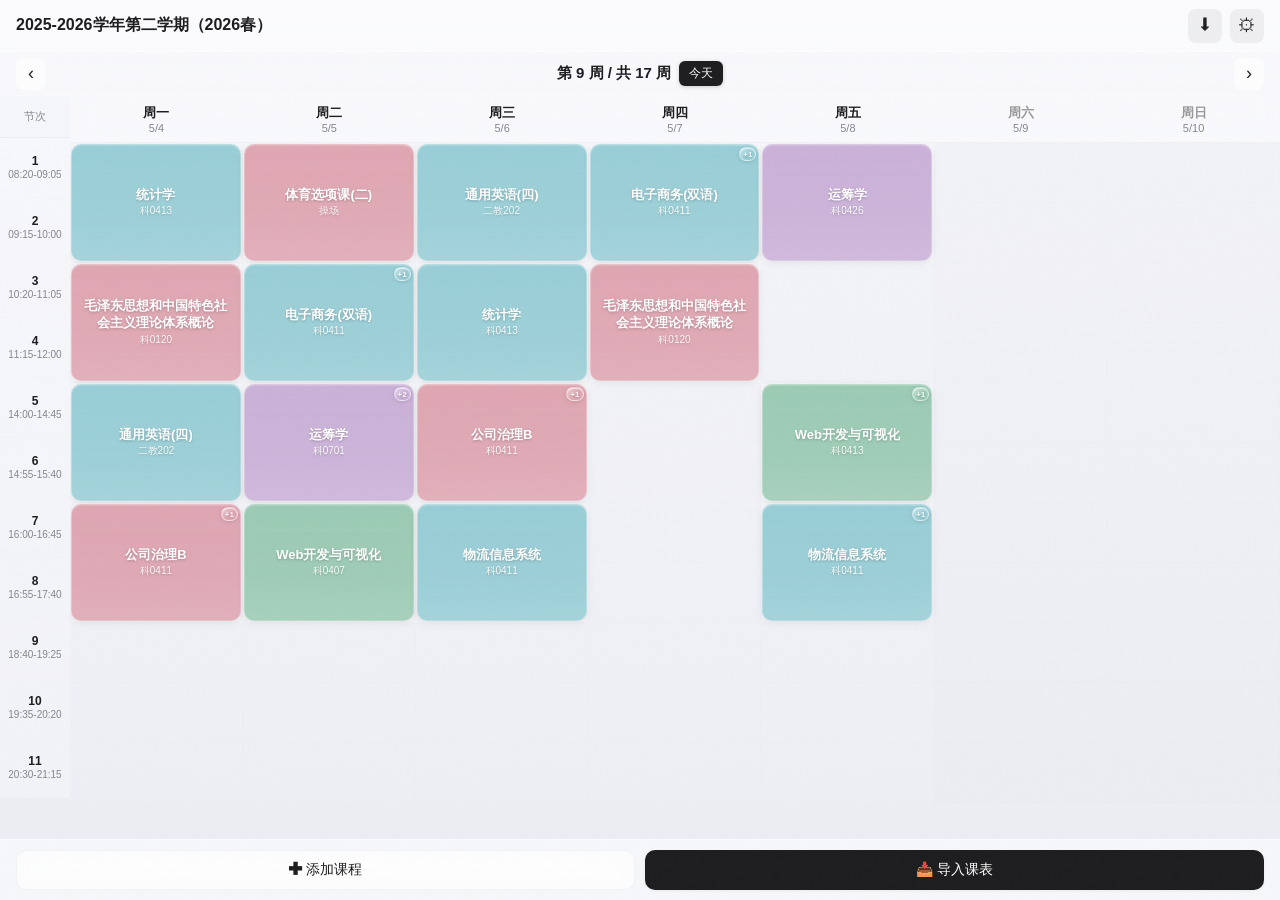
<file: archive/20260512_课表.html>
<!DOCTYPE html>
<html lang="zh-CN">
<head>
<meta charset="UTF-8">
<meta name="viewport" content="width=device-width, initial-scale=1.0, maximum-scale=1.0, user-scalable=no">
<title>课程表</title>
<style>
:root {
    --primary: #e8e8e8;
    --bg: transparent;
    --card-bg: rgba(255,255,255,0.60);
    --text: #1d1d1f;
    --text-secondary: #86868b;
    --border: rgba(0,0,0,0.06);
    --header-height: 52px;
    --nav-height: 44px;
    --cell-min-height: 48px;
    --safe-bottom: env(safe-area-inset-bottom, 0px);
}
* { margin: 0; padding: 0; box-sizing: border-box; }
body {
    font-family: -apple-system, BlinkMacSystemFont, "Segoe UI", Roboto, "PingFang SC", "Microsoft YaHei", sans-serif;
    background: linear-gradient(180deg, #f5f6fa 0%, #ebedf3 100%);
    color: var(--text);
    font-size: 14px;
    overflow-x: hidden;
    height: 100vh;
    display: flex;
    flex-direction: column;
}

/* 白色噪点纹理 */
body::after {
    content: '';
    position: fixed;
    inset: 0;
    pointer-events: none;
    z-index: 9999;
    opacity: 0.025;
    background-image: url("data:image/svg+xml,%3Csvg xmlns='http://www.w3.org/2000/svg' viewBox='0 0 200 200'%3E%3Cfilter id='n'%3E%3CfeTurbulence type='fractalNoise' baseFrequency='0.7' numOctaves='3' stitchTiles='stitch'/%3E%3C/filter%3E%3Crect width='100%25' height='100%25' filter='url(%23n)'/%3E%3C/svg%3E");
    background-size: 200px 200px;
    background-repeat: repeat;
}

/* 顶栏 */
.header {
    background: rgba(255,255,255,0.55);
    backdrop-filter: blur(20px);
    -webkit-backdrop-filter: blur(20px);
    color: var(--text);
    padding: 0 16px;
    height: var(--header-height);
    display: flex;
    align-items: center;
    justify-content: space-between;
    flex-shrink: 0;
    border-bottom: 1px solid rgba(255,255,255,0.5);
    position: sticky;
    top: 0;
    z-index: 10;
}
.header-title {
    font-size: 16px;
    font-weight: 600;
    flex: 1;
    overflow: hidden;
    text-overflow: ellipsis;
    white-space: nowrap;
}
.header-actions { display: flex; gap: 8px; }
.header-btn {
    background: rgba(0,0,0,0.05);
    border: none;
    color: var(--text);
    width: 34px;
    height: 34px;
    border-radius: 8px;
    font-size: 18px;
    cursor: pointer;
    display: flex;
    align-items: center;
    justify-content: center;
}
.header-btn:active { background: rgba(0,0,0,0.1); }

/* 周导航 */
.week-nav {
    background: rgba(255,255,255,0.35);
    backdrop-filter: blur(15px);
    -webkit-backdrop-filter: blur(15px);
    height: var(--nav-height);
    display: flex;
    align-items: center;
    justify-content: space-between;
    padding: 0 16px;
    border-bottom: 1px solid rgba(255,255,255,0.3);
    flex-shrink: 0;
    position: sticky;
    top: var(--header-height);
    z-index: 9;
}
.week-nav-btn {
    background: rgba(255,255,255,0.5);
    border: none;
    border-radius: 8px;
    height: 32px;
    padding: 0 12px;
    font-size: 18px;
    cursor: pointer;
    color: var(--text);
    display: flex;
    align-items: center;
    backdrop-filter: blur(5px);
    -webkit-backdrop-filter: blur(5px);
}
.week-nav-btn:active { background: rgba(255,255,255,0.8); }
.week-info {
    font-size: 15px;
    font-weight: 600;
    display: flex;
    align-items: center;
    gap: 8px;
}
.today-btn {
    background: #1d1d1f;
    color: #fff;
    border: none;
    border-radius: 6px;
    padding: 4px 10px;
    font-size: 12px;
    font-weight: 500;
    cursor: pointer;
    box-shadow: 0 1px 4px rgba(0,0,0,0.18);
}
.today-btn:active { opacity: .8; }

/* 课表容器 */
.schedule-wrapper {
    flex: 1;
    min-height: 0;
    display: flex;
    flex-direction: column;
}
.slide-viewport {
    flex: 1;
    min-height: 0;
    overflow: hidden;
    position: relative;
}
.desktop-layout {
    height: 100%;
    overflow: auto;
    -webkit-overflow-scrolling: touch;
}
.layout-row {
    display: flex;
    align-items: flex-start;
    min-height: 100%;
}

/* 固定左侧：节次列 */
.period-col {
    flex-shrink: 0;
    width: 52px;
    position: sticky;
    left: 0;
    z-index: 3;
}
.period-col-header {
    height: 42px;
    display: flex;
    align-items: center;
    justify-content: center;
    font-size: 11px;
    color: var(--text-secondary);
    background: rgba(245,246,250,0.92);
    backdrop-filter: blur(12px);
    -webkit-backdrop-filter: blur(12px);
    border-bottom: 1px solid rgba(0,0,0,0.03);
}
.period-item {
    height: 60px;
    display: flex;
    flex-direction: column;
    align-items: center;
    justify-content: center;
    background: rgba(255,255,255,0.25);
    border-bottom: 1px solid rgba(0,0,0,0.008);
}
.period-item .period-num {
    font-weight: 600;
    color: var(--text);
    font-size: 12px;
    line-height: 1.2;
}
.period-item .period-time {
    font-size: 10px;
    color: var(--text-secondary);
    line-height: 1.2;
}

/* 右侧列 */
.right-col {
    flex: 1;
    min-width: 0;
}

/* 固定顶部：日期表头 */
.schedule-header {
    position: sticky;
    top: 0;
    z-index: 3;
    display: grid;
    grid-template-columns: repeat(7, 1fr);
    background: rgba(255,255,255,0.45);
    backdrop-filter: blur(12px);
    -webkit-backdrop-filter: blur(12px);
    text-align: center;
    font-weight: 600;
    font-size: 13px;
    padding: 8px 0;
    border-bottom: 1px solid rgba(0,0,0,0.03);
}
.schedule-header .day-date {
    font-size: 11px;
    font-weight: 400;
    color: var(--text-secondary);
    display: block;
}

/* 滑动容器（隐藏水平溢出的课程网格） */
.slide-clip {
    overflow: hidden;
}

/* 课程网格（滑动的核心元素） */
.slide-track {
    display: grid;
    grid-template-columns: repeat(7, 1fr);
    grid-auto-rows: 60px;
    will-change: transform;
}

/* 课程网格单元格 */
.course-cell {
    background: rgba(255,255,255,0.3);
    border-bottom: 1px solid rgba(0,0,0,0.008);
    border-right: 1px solid rgba(0,0,0,0.008);
    padding: 1px;
    position: relative;
}
.course-cell.empty {
    background: rgba(245,246,248,0.2);
}
.course-cell.weekend {
    background: rgba(250,250,250,0.15);
}
.course-cell.empty.weekend {
    background: rgba(235,236,238,0.15);
}

/* 课程卡片 */
.course-card {
    border-radius: 10px;
    padding: 4px 6px;
    color: #fff;
    backdrop-filter: blur(4px);
    -webkit-backdrop-filter: blur(4px);
    font-size: 11px;
    cursor: pointer;
    display: flex;
    flex-direction: column;
    align-items: center;
    justify-content: center;
    height: 100%;
    position: relative;
    transition: opacity .15s;
    box-shadow: 0 2px 8px rgba(0,0,0,0.08), inset 0 1px 0 rgba(255,255,255,0.2);
    border: 0.5px solid rgba(255,255,255,0.3);
    text-shadow: 0 1px 3px rgba(0,0,0,0.25);
    text-align: center;
    overflow: hidden;
}
.course-card::before {
    content: '';
    position: absolute;
    inset: 0;
    border-radius: inherit;
    background: linear-gradient(180deg, transparent 0%, rgba(255,255,255,0.05) 70%, rgba(255,255,255,0.12) 100%);
    pointer-events: none;
}
.course-card:active { opacity: .85; }

/* 角标：表示该时段还有非本周课程 */
.slot-badge {
    position: absolute;
    top: 2px;
    right: 2px;
    background: linear-gradient(135deg, rgba(255,255,255,0.55) 0%, rgba(255,255,255,0.15) 60%);
    backdrop-filter: blur(6px);
    -webkit-backdrop-filter: blur(6px);
    color: rgba(255,255,255,0.95);
    font-size: 8px;
    font-weight: 700;
    min-width: 14px;
    height: 14px;
    border-radius: 7px;
    line-height: 14px;
    text-align: center;
    padding: 0 3px;
    border: 0.5px solid rgba(255,255,255,0.5);
    box-shadow: 0 1px 4px rgba(0,0,0,0.12), inset 0 1px 0 rgba(255,255,255,0.5);
    pointer-events: none;
}

/* 时段详情的课程卡片 */
.slot-detail-card {
    border-radius: 10px;
    padding: 16px;
    color: #fff;
    margin-bottom: 14px;
}
.slot-detail-card:last-child { margin-bottom: 0; }
.slot-detail-card.inactive { background: #b0b0b0 !important; }
.slot-detail-name { font-size: 17px; font-weight: 600; margin-bottom: 10px; }
.slot-detail-info { font-size: 14px; opacity: .92; margin-bottom: 4px; }
.slot-detail-status {
    font-size: 12px;
    margin-top: 8px;
    padding: 3px 10px;
    border-radius: 4px;
    display: inline-block;
    background: rgba(0,0,0,.18);
}
.slot-detail-actions {
    display: flex;
    gap: 10px;
    margin-top: 14px;
}
.slot-detail-actions button {
    flex: 1;
    height: 38px;
    border: none;
    border-radius: 6px;
    font-size: 14px;
    cursor: pointer;
    color: #fff;
}
.slot-detail-actions .edit-btn { background: rgba(255,255,255,.22); }
.slot-detail-actions .edit-btn:active { background: rgba(255,255,255,.35); }
.slot-detail-actions .delete-btn { background: rgba(255,60,60,.35); }
.slot-detail-actions .delete-btn:active { background: rgba(255,60,60,.5); }
.course-card .course-name {
    font-weight: 600;
    font-size: 11px;
    line-height: 1.3;
    overflow: hidden;
    text-overflow: ellipsis;
    display: -webkit-box;
    -webkit-line-clamp: 2;
    -webkit-box-orient: vertical;
}
.course-card .course-location {
    font-size: 10px;
    opacity: .9;
    margin-top: 1px;
    overflow: hidden;
    text-overflow: ellipsis;
    white-space: nowrap;
}

/* 底部操作栏 */
.action-bar {
    background: rgba(255,255,255,0.55);
    backdrop-filter: blur(20px);
    -webkit-backdrop-filter: blur(20px);
    border-top: 1px solid rgba(255,255,255,0.5);
    padding: 10px 16px;
    padding-bottom: calc(10px + var(--safe-bottom));
    display: flex;
    gap: 10px;
    flex-shrink: 0;
    position: sticky;
    bottom: 0;
    z-index: 10;
}
.action-btn {
    flex: 1;
    height: 40px;
    border: 1px solid rgba(0,0,0,0.04);
    border-radius: 10px;
    background: rgba(255,255,255,0.5);
    backdrop-filter: blur(8px);
    -webkit-backdrop-filter: blur(8px);
    font-size: 14px;
    cursor: pointer;
    display: flex;
    align-items: center;
    justify-content: center;
    gap: 6px;
    color: var(--text);
}
.action-btn.primary { background: #1d1d1f; color: #fff; border-color: transparent; box-shadow: 0 1px 3px rgba(0,0,0,0.06); }
.action-btn:active { opacity: .7; }

/* 模态框 */
.modal-overlay {
    position: fixed;
    inset: 0;
    background: rgba(0,0,0,0.2);
    backdrop-filter: blur(10px);
    -webkit-backdrop-filter: blur(10px);
    z-index: 100;
    display: flex;
    align-items: flex-end;
    justify-content: center;
    opacity: 0;
    visibility: hidden;
    transition: opacity .25s ease, visibility .25s ease;
}
.modal-overlay.active {
    opacity: 1;
    visibility: visible;
}
.modal {
    background: rgba(255,255,255,0.82);
    backdrop-filter: blur(30px);
    -webkit-backdrop-filter: blur(30px);
    width: 100%;
    max-width: 420px;
    border-radius: 16px 16px 0 0;
    padding: 20px;
    max-height: 85vh;
    overflow-y: auto;
    border: 1px solid rgba(255,255,255,0.5);
    box-shadow: 0 20px 60px rgba(0,0,0,0.12);
    transform: translateY(100%);
    transition: transform .3s cubic-bezier(0.32, 0.72, 0, 1);
}
.modal-overlay.active .modal {
    transform: translateY(0);
}

.modal-title {
    font-size: 17px;
    font-weight: 600;
    margin-bottom: 16px;
    text-align: center;
}
.modal-close {
    float: right;
    background: none;
    border: none;
    font-size: 22px;
    color: var(--text-secondary);
    cursor: pointer;
    padding: 0 4px;
}

/* 表单 */
.form-group { margin-bottom: 14px; }
.form-label {
    display: block;
    font-size: 13px;
    color: var(--text-secondary);
    margin-bottom: 4px;
}
.form-input, .form-select {
    width: 100%;
    height: 40px;
    border: 1px solid rgba(0,0,0,0.06);
    border-radius: 8px;
    padding: 0 12px;
    font-size: 15px;
    background: rgba(255,255,255,0.5);
    color: var(--text);
    backdrop-filter: blur(5px);
    -webkit-backdrop-filter: blur(5px);
}
.form-input:focus, .form-select:focus {
    outline: none;
    border-color: #c7c7cc;
    box-shadow: 0 0 0 3px rgba(0,0,0,0.05);
}
.form-row {
    display: grid;
    grid-template-columns: 1fr 1fr;
    gap: 10px;
}
.form-submit {
    width: 100%;
    height: 44px;
    background: var(--primary);
    color: var(--text);
    border: none;
    border-radius: 10px;
    font-size: 16px;
    font-weight: 600;
    cursor: pointer;
    margin-top: 4px;
    box-shadow: 0 1px 3px rgba(0,0,0,0.06);
}
.form-submit:active { opacity: .8; }

/* 课程详情 */
.course-detail-item {
    display: flex;
    padding: 10px 0;
    border-bottom: 1px solid var(--border);
}
.course-detail-item:last-child { border-bottom: none; }
.detail-label {
    width: 60px;
    color: var(--text-secondary);
    font-size: 14px;
    flex-shrink: 0;
}
.detail-value { font-size: 14px; }
.detail-actions {
    display: flex;
    gap: 10px;
    margin-top: 16px;
}
.detail-actions button { flex: 1; }

/* 颜色标记预览 */
.color-dot {
    display: inline-block;
    width: 12px;
    height: 12px;
    border-radius: 50%;
    margin-right: 6px;
    vertical-align: middle;
}

/* 空状态 */
.empty-state {
    text-align: center;
    padding: 60px 20px;
    color: var(--text-secondary);
}
.empty-state .icon { font-size: 48px; margin-bottom: 12px; }
.empty-state p { font-size: 14px; }

/* 加载/错误 */
.toast {
    position: fixed;
    top: 16px;
    left: 50%;
    transform: translateX(-50%);
    background: rgba(0,0,0,0.75);
    backdrop-filter: blur(10px);
    -webkit-backdrop-filter: blur(10px);
    color: #fff;
    padding: 10px 20px;
    border-radius: 10px;
    font-size: 14px;
    z-index: 200;
    display: none;
    white-space: nowrap;
    box-shadow: 0 8px 24px rgba(0,0,0,0.15);
}
.toast.show { display: block; animation: fadeInOut 2s ease; }
@keyframes fadeInOut {
    0% { opacity: 0; transform: translateX(-50%) translateY(-10px); }
    15% { opacity: 1; transform: translateX(-50%) translateY(0); }
    85% { opacity: 1; transform: translateX(-50%) translateY(0); }
    100% { opacity: 0; transform: translateX(-50%) translateY(-10px); }
}

/* 周末列视觉区分 */
.day-header.weekend { color: #999; }

/* 加载 spinner */
.spinner {
    display: inline-block;
    width: 32px;
    height: 32px;
    border: 3px solid var(--border);
    border-top-color: #8e8e93;
    border-radius: 50%;
    animation: spin .8s linear infinite;
}
@keyframes spin { to { transform: rotate(360deg); } }

/* 上传区域 */
.upload-area {
    border: 2px dashed rgba(0,0,0,0.1);
    border-radius: 12px;
    padding: 24px 16px;
    text-align: center;
    cursor: pointer;
    transition: border-color .2s, background .2s;
    background: rgba(255,255,255,0.3);
    backdrop-filter: blur(5px);
    -webkit-backdrop-filter: blur(5px);
}
.upload-area:hover {
    border-color: #c7c7cc;
    background: rgba(255,255,255,0.45);
}
.upload-area:active { background: rgba(255,255,255,0.5); }

/* 横屏优化 */
@media (min-width: 768px) {
    .period-col { width: 70px; }
    .course-card .course-name { font-size: 13px; }
}
/* ===== 移动端自适应 ===== */
.mobile-layout { display: none; }

.day-tabs {
	display: flex;
	gap: 4px;
	padding: 8px 8px;
	background: #fff;
	border-bottom: 1px solid var(--border);
	flex-shrink: 0;
	overflow-x: auto;
	-webkit-overflow-scrolling: touch;
}
.day-tab {
	flex: 1;
	min-width: 0;
	text-align: center;
	padding: 6px 0;
	border-radius: 8px;
	font-size: 13px;
	font-weight: 500;
	background: #f0f1f3;
	color: var(--text-secondary);
	cursor: pointer;
	user-select: none;
	-webkit-tap-highlight-color: transparent;
	transition: all .15s;
}
.day-tab:active { opacity: .7; }
.day-tab .dow { display: block; font-size: 13px; line-height: 1.4; }
.day-tab .date-num { display: block; font-size: 10px; opacity: .65; margin-top: 1px; }
.day-tab.active { background: var(--primary); color: var(--text); font-weight: 600; }
.day-tab.active .date-num { opacity: .8; }
.day-tab.today { border: 1.5px solid #c7c7cc; color: #8e8e93; background: #f0f0f0; }
.day-tab.active.today { background: var(--primary); color: var(--text); border-color: transparent; }

.mobile-timeline {
	flex: 1;
	overflow-y: auto;
	-webkit-overflow-scrolling: touch;
}
.tl-wrapper {
	display: flex;
	background: #fff;
}
.tl-labels {
	width: 52px;
	flex-shrink: 0;
	background: #fafafa;
	border-right: 1px solid #eee;
}
.tl-label {
	height: 50px;
	display: flex;
	flex-direction: column;
	justify-content: center;
	align-items: center;
	border-bottom: 1px solid #eee;
	text-align: center;
}
.tl-label .num { font-weight: 600; color: #333; font-size: 12px; line-height: 1.3; }
.tl-label .time { font-size: 9px; color: var(--text-secondary); line-height: 1.2; }
.tl-courses {
	flex: 1;
	position: relative;
}
.tl-course {
	position: absolute;
	left: 2px;
	right: 2px;
	border-radius: 6px;
	padding: 4px 8px;
	color: #fff;
	cursor: pointer;
	z-index: 1;
	display: flex;
	flex-direction: column;
	justify-content: center;
	overflow: hidden;
}
.tl-course:active { opacity: .85; }
.tl-course .name {
	font-weight: 600; font-size: 13px;
	overflow: hidden; text-overflow: ellipsis; white-space: nowrap; line-height: 1.3;
}
.tl-course .loc {
	font-size: 11px; opacity: .9;
	overflow: hidden; text-overflow: ellipsis; white-space: nowrap; margin-top: 1px;
}
.tl-badge {
    display: inline-block; font-size: 10px; background: rgba(255,255,255,0.25);
    backdrop-filter: blur(4px); -webkit-backdrop-filter: blur(4px);
    border: 0.5px solid rgba(255,255,255,0.4);
    border-radius: 8px; padding: 0 7px; margin-top: 2px; align-self: flex-start;
}
.tl-empty {
	padding: 60px 20px; text-align: center; color: var(--text-secondary); font-size: 14px;
}

@media (max-width: 599px) {
	.mobile-layout { display: none; }
	.period-col { width: 42px; }
	.period-col-header { height: 36px; font-size: 10px; padding: 0 1px; }
	.period-item .period-num { font-size: 10px; }
	.period-item .period-time { font-size: 9px; white-space: normal; line-height: 1.2; }
	.schedule-header { padding: 4px 0; font-size: 11px; }
	.schedule-header .day-date { font-size: 9px; }
	.course-card { padding: 3px; border-radius: 8px; }
	.slot-badge { top: 1px; right: 1px; font-size: 7px; min-width: 12px; height: 12px; line-height: 12px; border-radius: 6px; padding: 0 2px; background: linear-gradient(135deg, rgba(255,255,255,0.6) 0%, rgba(255,255,255,0.1) 60%); border: 0.5px solid rgba(255,255,255,0.5); box-shadow: 0 1px 3px rgba(0,0,0,0.1), inset 0 1px 0 rgba(255,255,255,0.4); }
}
</style>
</head>
<body>

<div class="header">
    <div class="header-title" id="headerTitle">课程表</div>
    <div class="header-actions">
        <button class="header-btn" onclick="showImportModal()" title="导入课表">⬇</button>
        <button class="header-btn" onclick="showSettings()" title="设置">⚙</button>
    </div>
</div>

<div class="week-nav">
    <button class="week-nav-btn" onclick="changeWeek(-1)">‹</button>
    <div class="week-info">
        <span id="weekLabel">第 1 周</span>
        <button class="today-btn" id="todayBtn" onclick="goToToday()">今天</button>
    </div>
    <button class="week-nav-btn" onclick="changeWeek(1)">›</button>
</div>

<div class="schedule-wrapper">
    <div class="slide-viewport">
        <div class="desktop-layout" id="desktopView">
            <div class="layout-row">
                <div class="period-col" id="periodCol">
                    <div class="period-col-header">节次</div>
                    <div class="period-col-body" id="periodColBody"></div>
                </div>
                <div class="right-col">
                    <div class="schedule-header" id="scheduleHeader"></div>
                    <div class="slide-clip">
                        <div class="slide-track" id="courseTrack"></div>
                        <div id="scheduleContainer"></div>
                    </div>
                </div>
            </div>
        </div>
    </div>
    <div class="mobile-layout" id="mobileView">
        <div class="day-tabs" id="dayTabs"></div>
        <div class="mobile-timeline" id="mobileTimeline"></div>
    </div>
</div>

<div class="action-bar">
    <button class="action-btn" onclick="showAddCourse()">✚ 添加课程</button>
    <button class="action-btn primary" onclick="showImportModal()">📥 导入课表</button>
</div>

<!-- 添加/编辑课程弹窗 -->
<div class="modal-overlay" id="formModal">
    <div class="modal">
        <button class="modal-close" onclick="closeModal('formModal')">×</button>
        <div class="modal-title" id="formTitle">添加课程</div>
        <form id="courseForm" onsubmit="saveCourse(event)">
            <input type="hidden" id="editCourseId" value="">
            <div class="form-group">
                <label class="form-label">课程名称</label>
                <input class="form-input" id="formName" required placeholder="如：高等数学">
            </div>
            <div class="form-row">
                <div class="form-group">
                    <label class="form-label">教师</label>
                    <input class="form-input" id="formTeacher" placeholder="选填">
                </div>
                <div class="form-group">
                    <label class="form-label">地点</label>
                    <input class="form-input" id="formLocation" placeholder="选填">
                </div>
            </div>
            <div class="form-row">
                <div class="form-group">
                    <label class="form-label">星期</label>
                    <select class="form-select" id="formDay">
                        <option value="1">周一</option>
                        <option value="2">周二</option>
                        <option value="3">周三</option>
                        <option value="4">周四</option>
                        <option value="5">周五</option>
                        <option value="6">周六</option>
                        <option value="7">周日</option>
                    </select>
                </div>
                <div class="form-group">
                    <label class="form-label">上课周数</label>
                    <div class="form-row">
                        <input class="form-input" id="formStartWeek" type="number" value="1" min="1" placeholder="起">
                        <input class="form-input" id="formEndWeek" type="number" value="18" min="1" placeholder="止">
                    </div>
                </div>
            </div>
            <div class="form-row">
                <div class="form-group">
                    <label class="form-label">开始节次</label>
                    <select class="form-select" id="formStartPeriod">
                        <option value="1">第1节</option>
                        <option value="2">第2节</option>
                        <option value="3">第3节</option>
                        <option value="4">第4节</option>
                        <option value="5">第5节</option>
                        <option value="6">第6节</option>
                        <option value="7">第7节</option>
                        <option value="8">第8节</option>
                        <option value="9">第9节</option>
                        <option value="10">第10节</option>
                        <option value="11">第11节</option>
                    </select>
                </div>
                <div class="form-group">
                    <label class="form-label">结束节次</label>
                    <select class="form-select" id="formEndPeriod">
                        <option value="1">第1节</option>
                        <option value="2">第2节</option>
                        <option value="3">第3节</option>
                        <option value="4">第4节</option>
                        <option value="5">第5节</option>
                        <option value="6">第6节</option>
                        <option value="7">第7节</option>
                        <option value="8">第8节</option>
                        <option value="9">第9节</option>
                        <option value="10">第10节</option>
                        <option value="11">第11节</option>
                    </select>
                </div>
            </div>
            <div class="form-group">
                <label class="form-label">单双周</label>
                <select class="form-select" id="formWeekType">
                    <option value="">每周</option>
                    <option value="odd">单周</option>
                    <option value="even">双周</option>
                </select>
            </div>
            <button class="form-submit" type="submit">保存</button>
        </form>
    </div>
</div>

<!-- 导入弹窗 -->
<div class="modal-overlay" id="importModal">
    <div class="modal">
        <button class="modal-close" onclick="closeModal('importModal')">×</button>
        <div class="modal-title">导入课表</div>

        <!-- 自动导入 - 账号密码 -->
        <div id="loginFormSection">
            <p style="text-align:center;color:var(--text-secondary);margin-bottom:12px;font-size:14px;">
                方式一：自动登录教务处导入
            </p>
            <form onsubmit="importSchedule(event)">
                <div class="form-group">
                    <label class="form-label">学号</label>
                    <input class="form-input" id="loginUsername" required>
                </div>
                <div class="form-group">
                    <label class="form-label">密码</label>
                    <input class="form-input" id="loginPassword" type="password" required>
                </div>
                <button class="form-submit" type="submit" id="importBtn">登录并导入</button>
            </form>
        </div>

        <!-- MFA 验证码输入 -->
        <div id="mfaSection" style="display:none;">
            <p style="text-align:center;color:var(--text-secondary);margin-bottom:8px;font-size:14px;">
                📱 需要短信验证码
            </p>
            <p style="text-align:center;color:var(--text-secondary);margin-bottom:12px;font-size:13px;">
                验证码已发送到你的手机，请输入
            </p>
            <form onsubmit="submitMfaCode(event)">
                <div class="form-group">
                    <label class="form-label">短信验证码</label>
                    <input class="form-input" id="mfaCode" type="text" inputmode="numeric" required placeholder="输入6位验证码">
                </div>
                <button class="form-submit" type="submit" id="mfaBtn">验证并导入</button>
            </form>
        </div>

        <!-- 导入状态 -->
        <div id="importStatus" style="display:none;margin-top:16px;text-align:center;">
            <div class="spinner" id="importSpinner"></div>
            <p id="importStatusText" style="font-size:14px;color:var(--text-secondary);margin-top:8px;">处理中...</p>
            <p id="importError" style="font-size:13px;color:#e74c3c;margin-top:8px;display:none;"></p>
        </div>

        <div style="margin:20px 0;border-top:1px solid var(--border);text-align:center;position:relative;">
            <span style="position:relative;top:-10px;background:var(--card-bg);padding:0 12px;color:var(--text-secondary);font-size:13px;">或者</span>
        </div>

        <!-- 手动上传 -->
        <p style="text-align:center;color:var(--text-secondary);margin-bottom:12px;font-size:14px;">
            方式二：手动上传已保存的课表 HTML
        </p>
        <div class="upload-area" id="uploadArea" onclick="document.getElementById('htmlFileInput').click()">
            <div style="font-size:36px;color:var(--text-secondary);margin-bottom:8px;">📄</div>
            <p style="font-size:14px;color:var(--text-secondary);">点击选择教务系统的课表 HTML 文件</p>
            <p style="font-size:12px;color:#bbb;margin-top:4px;">在浏览器中打开课表页面 → 另存为 → 选择此文件</p>
            <input type="file" id="htmlFileInput" accept=".html,.htm" style="display:none" onchange="uploadHtmlFile(event)">
        </div>
        <div id="uploadStatus" style="display:none;margin-top:12px;text-align:center;">
            <div class="spinner" id="uploadSpinner"></div>
            <p id="uploadStatusText" style="font-size:14px;color:var(--text-secondary);margin-top:8px;">解析中...</p>
            <p id="uploadError" style="font-size:13px;color:#e74c3c;margin-top:8px;display:none;"></p>
        </div>

        <div style="margin:20px 0;border-top:1px solid var(--border);text-align:center;position:relative;">
            <span style="position:relative;top:-10px;background:var(--card-bg);padding:0 12px;color:var(--text-secondary);font-size:13px;">或者</span>
        </div>

        <!-- 粘贴 HTML 导入 -->
        <p style="text-align:center;color:var(--text-secondary);margin-bottom:8px;font-size:14px;">
            方式三：从网页源代码复制
        </p>
        <div style="background:#f8f9fa;border-radius:8px;padding:12px;margin-bottom:12px;font-size:13px;line-height:1.8;">
            <div style="display:flex;gap:16px;justify-content:center;flex-wrap:wrap;">
                <span style="display:flex;align-items:center;gap:4px;"><span style="background:var(--primary);color:var(--text);border-radius:50%;width:22px;height:22px;display:inline-flex;align-items:center;justify-content:center;font-size:12px;flex-shrink:0;">1</span> 课表页面点<b>右键</b> → <b>查看页面源代码</b></span>
                <span style="display:flex;align-items:center;gap:4px;"><span style="background:var(--primary);color:var(--text);border-radius:50%;width:22px;height:22px;display:inline-flex;align-items:center;justify-content:center;font-size:12px;flex-shrink:0;">2</span> 按 <b>Ctrl+A</b>（全选）→ <b>Ctrl+C</b>（复制）</span>
                <span style="display:flex;align-items:center;gap:4px;"><span style="background:var(--primary);color:var(--text);border-radius:50%;width:22px;height:22px;display:inline-flex;align-items:center;justify-content:center;font-size:12px;flex-shrink:0;">3</span> 回到这里 <b>Ctrl+V</b>（粘贴）→ 点"导入"</span>
            </div>
        </div>
        <textarea id="htmlPasteInput" rows="5" style="width:100%;border:1px solid var(--border);border-radius:6px;padding:8px;font-size:12px;font-family:monospace;resize:vertical;box-sizing:border-box;" placeholder="在页面源码中 Ctrl+A → Ctrl+C，再回到这里 Ctrl+V ..." onpaste="setTimeout(function(){document.getElementById('htmlPasteStatus').style.display='none';},100)"></textarea>
        <div style="display:flex;gap:8px;margin-top:8px;">
            <button class="form-submit" style="flex:1;font-size:13px;" onclick="importHtmlPaste()">解析并导入</button>
        </div>
        <div id="htmlPasteStatus" style="display:none;margin-top:8px;text-align:center;font-size:13px;"></div>
    </div>
</div>

<!-- 设置弹窗 -->
<div class="modal-overlay" id="settingsModal">
    <div class="modal">
        <button class="modal-close" onclick="closeModal('settingsModal')">×</button>
        <div class="modal-title">设置</div>
        <p style="text-align:center;color:var(--text-secondary);font-size:14px;margin-bottom:8px;">
            作息时间：内蒙古工业大学通用时间表
        </p>
        <div id="periodTable" style="font-size:13px;color:var(--text-secondary);"></div>
    </div>
</div>

<!-- 时段详情弹窗（替代原单课程详情） -->
<div class="modal-overlay" id="slotDetailModal">
    <div class="modal">
        <button class="modal-close" onclick="closeModal('slotDetailModal')">×</button>
        <div class="modal-title" id="slotDetailTitle">该时段课程</div>
        <div id="slotDetailBody"></div>
    </div>
</div>

<!-- Toast -->
<div class="toast" id="toast"></div>



<script>
// ===== 嵌入的课表数据 =====
var EMBEDDED_ALL_WEEKS = {"1": {"semester_name": "2025-2026学年第二学期（2026春）", "current_week": 1, "total_weeks": 17, "week_start": "2026-03-09", "week_end": "2026-03-15", "periods": [[1, "08:20", "09:05"], [2, "09:15", "10:00"], [3, "10:20", "11:05"], [4, "11:15", "12:00"], [5, "14:00", "14:45"], [6, "14:55", "15:40"], [7, "16:00", "16:45"], [8, "16:55", "17:40"], [9, "18:40", "19:25"], [10, "19:35", "20:20"], [11, "20:30", "21:15"]], "weekdays": ["一", "二", "三", "四", "五", "六", "日"], "days": [{"day": 1, "slots": [{"start_period": 1, "end_period": 2, "courses": [{"id": 163, "name": "统计学", "teacher": "杨丽", "location": "科0413", "week_type": "", "week_info": "1-13周", "color": "#4AB5C4", "active": true}], "total": 1}, {"start_period": 3, "end_period": 4, "courses": [{"id": 164, "name": "毛泽东思想和中国特色社会主义理论体系概论", "teacher": "付为政", "location": "科0120", "week_type": "", "week_info": "1-12周", "color": "#D9647A", "active": true}], "total": 1}, {"start_period": 7, "end_period": 8, "courses": [{"id": 166, "name": "公司治理B", "teacher": "王晓燕", "location": "科0411", "week_type": "", "week_info": "5-10周", "color": "#D9647A", "active": false}, {"id": 167, "name": "工程伦理(职业伦理)", "teacher": "刘业斌", "location": "科0411", "week_type": "", "week_info": "1-4周", "color": "#E8A040", "active": true}], "total": 2}]}, {"day": 2, "slots": [{"start_period": 3, "end_period": 4, "courses": [{"id": 169, "name": "电子商务(双语)", "teacher": "彭佳", "location": "科0411", "week_type": "", "week_info": "1-9周", "color": "#4AB5C4", "active": true}, {"id": 170, "name": "物流运作管理", "teacher": "李媛媛", "location": "科0411", "week_type": "", "week_info": "10-17周", "color": "#80B060", "active": false}], "total": 2}, {"start_period": 5, "end_period": 6, "courses": [{"id": 171, "name": "公司治理B", "teacher": "王晓燕", "location": "科0411", "week_type": "", "week_info": "1-4周", "color": "#D9647A", "active": true}, {"id": 172, "name": "运筹学", "teacher": "李娜", "location": "主425", "week_type": "odd", "week_info": "5-5周(单)", "color": "#B07CC9", "active": false}, {"id": 173, "name": "运筹学", "teacher": "李娜", "location": "科0701", "week_type": "", "week_info": "6-17周", "color": "#B07CC9", "active": false}], "total": 3}]}, {"day": 3, "slots": [{"start_period": 3, "end_period": 4, "courses": [{"id": 177, "name": "统计学", "teacher": "杨丽", "location": "科0413", "week_type": "", "week_info": "1-13周", "color": "#4AB5C4", "active": true}], "total": 1}, {"start_period": 5, "end_period": 6, "courses": [{"id": 178, "name": "公司治理B", "teacher": "王晓燕", "location": "科0411", "week_type": "", "week_info": "5-9周", "color": "#D9647A", "active": false}, {"id": 179, "name": "工程伦理(职业伦理)", "teacher": "刘业斌", "location": "科0411", "week_type": "", "week_info": "1-4周", "color": "#E8A040", "active": true}], "total": 2}, {"start_period": 7, "end_period": 8, "courses": [{"id": 180, "name": "物流信息系统", "teacher": "崔敏杰", "location": "科0411", "week_type": "", "week_info": "1-11周", "color": "#4AB5C4", "active": true}], "total": 1}]}, {"day": 4, "slots": [{"start_period": 1, "end_period": 2, "courses": [{"id": 181, "name": "电子商务(双语)", "teacher": "彭佳", "location": "科0411", "week_type": "", "week_info": "1-9周", "color": "#4AB5C4", "active": true}, {"id": 182, "name": "物流运作管理", "teacher": "李媛媛", "location": "科0411", "week_type": "", "week_info": "10-17周", "color": "#80B060", "active": false}], "total": 2}, {"start_period": 3, "end_period": 4, "courses": [{"id": 183, "name": "毛泽东思想和中国特色社会主义理论体系概论", "teacher": "付为政", "location": "科0120", "week_type": "", "week_info": "1-12周", "color": "#D9647A", "active": true}], "total": 1}]}, {"day": 5, "slots": [{"start_period": 5, "end_period": 6, "courses": [{"id": 188, "name": "公司治理B", "teacher": "王晓燕", "location": "科0401", "week_type": "", "week_info": "1-4周", "color": "#D9647A", "active": true}, {"id": 189, "name": "Web开发与可视化", "teacher": "王鑫", "location": "科0413", "week_type": "", "week_info": "8-17周", "color": "#50B080", "active": false}], "total": 2}, {"start_period": 7, "end_period": 8, "courses": [{"id": 190, "name": "物流信息系统", "teacher": "崔敏杰", "location": "科0411", "week_type": "", "week_info": "1-11周", "color": "#4AB5C4", "active": true}, {"id": 191, "name": "运筹学", "teacher": "李娜", "location": "科0701", "week_type": "", "week_info": "12-17周", "color": "#B07CC9", "active": false}], "total": 2}]}, {"day": 6, "slots": []}, {"day": 7, "slots": []}]}, "2": {"semester_name": "2025-2026学年第二学期（2026春）", "current_week": 2, "total_weeks": 17, "week_start": "2026-03-16", "week_end": "2026-03-22", "periods": [[1, "08:20", "09:05"], [2, "09:15", "10:00"], [3, "10:20", "11:05"], [4, "11:15", "12:00"], [5, "14:00", "14:45"], [6, "14:55", "15:40"], [7, "16:00", "16:45"], [8, "16:55", "17:40"], [9, "18:40", "19:25"], [10, "19:35", "20:20"], [11, "20:30", "21:15"]], "weekdays": ["一", "二", "三", "四", "五", "六", "日"], "days": [{"day": 1, "slots": [{"start_period": 1, "end_period": 2, "courses": [{"id": 163, "name": "统计学", "teacher": "杨丽", "location": "科0413", "week_type": "", "week_info": "1-13周", "color": "#4AB5C4", "active": true}], "total": 1}, {"start_period": 3, "end_period": 4, "courses": [{"id": 164, "name": "毛泽东思想和中国特色社会主义理论体系概论", "teacher": "付为政", "location": "科0120", "week_type": "", "week_info": "1-12周", "color": "#D9647A", "active": true}], "total": 1}, {"start_period": 5, "end_period": 6, "courses": [{"id": 165, "name": "通用英语(四)", "teacher": "姬京彤", "location": "二教202", "week_type": "", "week_info": "2-17周", "color": "#4AB5C4", "active": true}], "total": 1}, {"start_period": 7, "end_period": 8, "courses": [{"id": 166, "name": "公司治理B", "teacher": "王晓燕", "location": "科0411", "week_type": "", "week_info": "5-10周", "color": "#D9647A", "active": false}, {"id": 167, "name": "工程伦理(职业伦理)", "teacher": "刘业斌", "location": "科0411", "week_type": "", "week_info": "1-4周", "color": "#E8A040", "active": true}], "total": 2}]}, {"day": 2, "slots": [{"start_period": 1, "end_period": 2, "courses": [{"id": 168, "name": "体育选项课(二)", "teacher": "操场", "location": "", "week_type": "", "week_info": "2-17周", "color": "#D9647A", "active": true}], "total": 1}, {"start_period": 3, "end_period": 4, "courses": [{"id": 169, "name": "电子商务(双语)", "teacher": "彭佳", "location": "科0411", "week_type": "", "week_info": "1-9周", "color": "#4AB5C4", "active": true}, {"id": 170, "name": "物流运作管理", "teacher": "李媛媛", "location": "科0411", "week_type": "", "week_info": "10-17周", "color": "#80B060", "active": false}], "total": 2}, {"start_period": 5, "end_period": 6, "courses": [{"id": 171, "name": "公司治理B", "teacher": "王晓燕", "location": "科0411", "week_type": "", "week_info": "1-4周", "color": "#D9647A", "active": true}, {"id": 172, "name": "运筹学", "teacher": "李娜", "location": "主425", "week_type": "odd", "week_info": "5-5周(单)", "color": "#B07CC9", "active": false}, {"id": 173, "name": "运筹学", "teacher": "李娜", "location": "科0701", "week_type": "", "week_info": "6-17周", "color": "#B07CC9", "active": false}], "total": 3}]}, {"day": 3, "slots": [{"start_period": 1, "end_period": 2, "courses": [{"id": 176, "name": "通用英语(四)", "teacher": "姬京彤", "location": "二教202", "week_type": "", "week_info": "2-17周", "color": "#4AB5C4", "active": true}], "total": 1}, {"start_period": 3, "end_period": 4, "courses": [{"id": 177, "name": "统计学", "teacher": "杨丽", "location": "科0413", "week_type": "", "week_info": "1-13周", "color": "#4AB5C4", "active": true}], "total": 1}, {"start_period": 5, "end_period": 6, "courses": [{"id": 178, "name": "公司治理B", "teacher": "王晓燕", "location": "科0411", "week_type": "", "week_info": "5-9周", "color": "#D9647A", "active": false}, {"id": 179, "name": "工程伦理(职业伦理)", "teacher": "刘业斌", "location": "科0411", "week_type": "", "week_info": "1-4周", "color": "#E8A040", "active": true}], "total": 2}, {"start_period": 7, "end_period": 8, "courses": [{"id": 180, "name": "物流信息系统", "teacher": "崔敏杰", "location": "科0411", "week_type": "", "week_info": "1-11周", "color": "#4AB5C4", "active": true}], "total": 1}]}, {"day": 4, "slots": [{"start_period": 1, "end_period": 2, "courses": [{"id": 181, "name": "电子商务(双语)", "teacher": "彭佳", "location": "科0411", "week_type": "", "week_info": "1-9周", "color": "#4AB5C4", "active": true}, {"id": 182, "name": "物流运作管理", "teacher": "李媛媛", "location": "科0411", "week_type": "", "week_info": "10-17周", "color": "#80B060", "active": false}], "total": 2}, {"start_period": 3, "end_period": 4, "courses": [{"id": 183, "name": "毛泽东思想和中国特色社会主义理论体系概论", "teacher": "付为政", "location": "科0120", "week_type": "", "week_info": "1-12周", "color": "#D9647A", "active": true}], "total": 1}]}, {"day": 5, "slots": [{"start_period": 5, "end_period": 6, "courses": [{"id": 188, "name": "公司治理B", "teacher": "王晓燕", "location": "科0401", "week_type": "", "week_info": "1-4周", "color": "#D9647A", "active": true}, {"id": 189, "name": "Web开发与可视化", "teacher": "王鑫", "location": "科0413", "week_type": "", "week_info": "8-17周", "color": "#50B080", "active": false}], "total": 2}, {"start_period": 7, "end_period": 8, "courses": [{"id": 190, "name": "物流信息系统", "teacher": "崔敏杰", "location": "科0411", "week_type": "", "week_info": "1-11周", "color": "#4AB5C4", "active": true}, {"id": 191, "name": "运筹学", "teacher": "李娜", "location": "科0701", "week_type": "", "week_info": "12-17周", "color": "#B07CC9", "active": false}], "total": 2}]}, {"day": 6, "slots": []}, {"day": 7, "slots": []}]}, "3": {"semester_name": "2025-2026学年第二学期（2026春）", "current_week": 3, "total_weeks": 17, "week_start": "2026-03-23", "week_end": "2026-03-29", "periods": [[1, "08:20", "09:05"], [2, "09:15", "10:00"], [3, "10:20", "11:05"], [4, "11:15", "12:00"], [5, "14:00", "14:45"], [6, "14:55", "15:40"], [7, "16:00", "16:45"], [8, "16:55", "17:40"], [9, "18:40", "19:25"], [10, "19:35", "20:20"], [11, "20:30", "21:15"]], "weekdays": ["一", "二", "三", "四", "五", "六", "日"], "days": [{"day": 1, "slots": [{"start_period": 1, "end_period": 2, "courses": [{"id": 163, "name": "统计学", "teacher": "杨丽", "location": "科0413", "week_type": "", "week_info": "1-13周", "color": "#4AB5C4", "active": true}], "total": 1}, {"start_period": 3, "end_period": 4, "courses": [{"id": 164, "name": "毛泽东思想和中国特色社会主义理论体系概论", "teacher": "付为政", "location": "科0120", "week_type": "", "week_info": "1-12周", "color": "#D9647A", "active": true}], "total": 1}, {"start_period": 5, "end_period": 6, "courses": [{"id": 165, "name": "通用英语(四)", "teacher": "姬京彤", "location": "二教202", "week_type": "", "week_info": "2-17周", "color": "#4AB5C4", "active": true}], "total": 1}, {"start_period": 7, "end_period": 8, "courses": [{"id": 166, "name": "公司治理B", "teacher": "王晓燕", "location": "科0411", "week_type": "", "week_info": "5-10周", "color": "#D9647A", "active": false}, {"id": 167, "name": "工程伦理(职业伦理)", "teacher": "刘业斌", "location": "科0411", "week_type": "", "week_info": "1-4周", "color": "#E8A040", "active": true}], "total": 2}]}, {"day": 2, "slots": [{"start_period": 1, "end_period": 2, "courses": [{"id": 168, "name": "体育选项课(二)", "teacher": "操场", "location": "", "week_type": "", "week_info": "2-17周", "color": "#D9647A", "active": true}], "total": 1}, {"start_period": 3, "end_period": 4, "courses": [{"id": 169, "name": "电子商务(双语)", "teacher": "彭佳", "location": "科0411", "week_type": "", "week_info": "1-9周", "color": "#4AB5C4", "active": true}, {"id": 170, "name": "物流运作管理", "teacher": "李媛媛", "location": "科0411", "week_type": "", "week_info": "10-17周", "color": "#80B060", "active": false}], "total": 2}, {"start_period": 5, "end_period": 6, "courses": [{"id": 171, "name": "公司治理B", "teacher": "王晓燕", "location": "科0411", "week_type": "", "week_info": "1-4周", "color": "#D9647A", "active": true}, {"id": 172, "name": "运筹学", "teacher": "李娜", "location": "主425", "week_type": "odd", "week_info": "5-5周(单)", "color": "#B07CC9", "active": false}, {"id": 173, "name": "运筹学", "teacher": "李娜", "location": "科0701", "week_type": "", "week_info": "6-17周", "color": "#B07CC9", "active": false}], "total": 3}]}, {"day": 3, "slots": [{"start_period": 1, "end_period": 2, "courses": [{"id": 176, "name": "通用英语(四)", "teacher": "姬京彤", "location": "二教202", "week_type": "", "week_info": "2-17周", "color": "#4AB5C4", "active": true}], "total": 1}, {"start_period": 3, "end_period": 4, "courses": [{"id": 177, "name": "统计学", "teacher": "杨丽", "location": "科0413", "week_type": "", "week_info": "1-13周", "color": "#4AB5C4", "active": true}], "total": 1}, {"start_period": 5, "end_period": 6, "courses": [{"id": 178, "name": "公司治理B", "teacher": "王晓燕", "location": "科0411", "week_type": "", "week_info": "5-9周", "color": "#D9647A", "active": false}, {"id": 179, "name": "工程伦理(职业伦理)", "teacher": "刘业斌", "location": "科0411", "week_type": "", "week_info": "1-4周", "color": "#E8A040", "active": true}], "total": 2}, {"start_period": 7, "end_period": 8, "courses": [{"id": 180, "name": "物流信息系统", "teacher": "崔敏杰", "location": "科0411", "week_type": "", "week_info": "1-11周", "color": "#4AB5C4", "active": true}], "total": 1}]}, {"day": 4, "slots": [{"start_period": 1, "end_period": 2, "courses": [{"id": 181, "name": "电子商务(双语)", "teacher": "彭佳", "location": "科0411", "week_type": "", "week_info": "1-9周", "color": "#4AB5C4", "active": true}, {"id": 182, "name": "物流运作管理", "teacher": "李媛媛", "location": "科0411", "week_type": "", "week_info": "10-17周", "color": "#80B060", "active": false}], "total": 2}, {"start_period": 3, "end_period": 4, "courses": [{"id": 183, "name": "毛泽东思想和中国特色社会主义理论体系概论", "teacher": "付为政", "location": "科0120", "week_type": "", "week_info": "1-12周", "color": "#D9647A", "active": true}], "total": 1}]}, {"day": 5, "slots": [{"start_period": 5, "end_period": 6, "courses": [{"id": 188, "name": "公司治理B", "teacher": "王晓燕", "location": "科0401", "week_type": "", "week_info": "1-4周", "color": "#D9647A", "active": true}, {"id": 189, "name": "Web开发与可视化", "teacher": "王鑫", "location": "科0413", "week_type": "", "week_info": "8-17周", "color": "#50B080", "active": false}], "total": 2}, {"start_period": 7, "end_period": 8, "courses": [{"id": 190, "name": "物流信息系统", "teacher": "崔敏杰", "location": "科0411", "week_type": "", "week_info": "1-11周", "color": "#4AB5C4", "active": true}, {"id": 191, "name": "运筹学", "teacher": "李娜", "location": "科0701", "week_type": "", "week_info": "12-17周", "color": "#B07CC9", "active": false}], "total": 2}]}, {"day": 6, "slots": []}, {"day": 7, "slots": []}]}, "4": {"semester_name": "2025-2026学年第二学期（2026春）", "current_week": 4, "total_weeks": 17, "week_start": "2026-03-30", "week_end": "2026-04-05", "periods": [[1, "08:20", "09:05"], [2, "09:15", "10:00"], [3, "10:20", "11:05"], [4, "11:15", "12:00"], [5, "14:00", "14:45"], [6, "14:55", "15:40"], [7, "16:00", "16:45"], [8, "16:55", "17:40"], [9, "18:40", "19:25"], [10, "19:35", "20:20"], [11, "20:30", "21:15"]], "weekdays": ["一", "二", "三", "四", "五", "六", "日"], "days": [{"day": 1, "slots": [{"start_period": 1, "end_period": 2, "courses": [{"id": 163, "name": "统计学", "teacher": "杨丽", "location": "科0413", "week_type": "", "week_info": "1-13周", "color": "#4AB5C4", "active": true}], "total": 1}, {"start_period": 3, "end_period": 4, "courses": [{"id": 164, "name": "毛泽东思想和中国特色社会主义理论体系概论", "teacher": "付为政", "location": "科0120", "week_type": "", "week_info": "1-12周", "color": "#D9647A", "active": true}], "total": 1}, {"start_period": 5, "end_period": 6, "courses": [{"id": 165, "name": "通用英语(四)", "teacher": "姬京彤", "location": "二教202", "week_type": "", "week_info": "2-17周", "color": "#4AB5C4", "active": true}], "total": 1}, {"start_period": 7, "end_period": 8, "courses": [{"id": 166, "name": "公司治理B", "teacher": "王晓燕", "location": "科0411", "week_type": "", "week_info": "5-10周", "color": "#D9647A", "active": false}, {"id": 167, "name": "工程伦理(职业伦理)", "teacher": "刘业斌", "location": "科0411", "week_type": "", "week_info": "1-4周", "color": "#E8A040", "active": true}], "total": 2}]}, {"day": 2, "slots": [{"start_period": 1, "end_period": 2, "courses": [{"id": 168, "name": "体育选项课(二)", "teacher": "操场", "location": "", "week_type": "", "week_info": "2-17周", "color": "#D9647A", "active": true}], "total": 1}, {"start_period": 3, "end_period": 4, "courses": [{"id": 169, "name": "电子商务(双语)", "teacher": "彭佳", "location": "科0411", "week_type": "", "week_info": "1-9周", "color": "#4AB5C4", "active": true}, {"id": 170, "name": "物流运作管理", "teacher": "李媛媛", "location": "科0411", "week_type": "", "week_info": "10-17周", "color": "#80B060", "active": false}], "total": 2}, {"start_period": 5, "end_period": 6, "courses": [{"id": 171, "name": "公司治理B", "teacher": "王晓燕", "location": "科0411", "week_type": "", "week_info": "1-4周", "color": "#D9647A", "active": true}, {"id": 172, "name": "运筹学", "teacher": "李娜", "location": "主425", "week_type": "odd", "week_info": "5-5周(单)", "color": "#B07CC9", "active": false}, {"id": 173, "name": "运筹学", "teacher": "李娜", "location": "科0701", "week_type": "", "week_info": "6-17周", "color": "#B07CC9", "active": false}], "total": 3}]}, {"day": 3, "slots": [{"start_period": 1, "end_period": 2, "courses": [{"id": 176, "name": "通用英语(四)", "teacher": "姬京彤", "location": "二教202", "week_type": "", "week_info": "2-17周", "color": "#4AB5C4", "active": true}], "total": 1}, {"start_period": 3, "end_period": 4, "courses": [{"id": 177, "name": "统计学", "teacher": "杨丽", "location": "科0413", "week_type": "", "week_info": "1-13周", "color": "#4AB5C4", "active": true}], "total": 1}, {"start_period": 5, "end_period": 6, "courses": [{"id": 178, "name": "公司治理B", "teacher": "王晓燕", "location": "科0411", "week_type": "", "week_info": "5-9周", "color": "#D9647A", "active": false}, {"id": 179, "name": "工程伦理(职业伦理)", "teacher": "刘业斌", "location": "科0411", "week_type": "", "week_info": "1-4周", "color": "#E8A040", "active": true}], "total": 2}, {"start_period": 7, "end_period": 8, "courses": [{"id": 180, "name": "物流信息系统", "teacher": "崔敏杰", "location": "科0411", "week_type": "", "week_info": "1-11周", "color": "#4AB5C4", "active": true}], "total": 1}]}, {"day": 4, "slots": [{"start_period": 1, "end_period": 2, "courses": [{"id": 181, "name": "电子商务(双语)", "teacher": "彭佳", "location": "科0411", "week_type": "", "week_info": "1-9周", "color": "#4AB5C4", "active": true}, {"id": 182, "name": "物流运作管理", "teacher": "李媛媛", "location": "科0411", "week_type": "", "week_info": "10-17周", "color": "#80B060", "active": false}], "total": 2}, {"start_period": 3, "end_period": 4, "courses": [{"id": 183, "name": "毛泽东思想和中国特色社会主义理论体系概论", "teacher": "付为政", "location": "科0120", "week_type": "", "week_info": "1-12周", "color": "#D9647A", "active": true}], "total": 1}, {"start_period": 7, "end_period": 8, "courses": [{"id": 184, "name": "物流信息系统", "teacher": "崔敏杰", "location": "科0411", "week_type": "even", "week_info": "4-4周(双)", "color": "#4AB5C4", "active": true}], "total": 1}]}, {"day": 5, "slots": [{"start_period": 3, "end_period": 4, "courses": [{"id": 186, "name": "形势与政策", "teacher": "卢朝霞", "location": "科0104", "week_type": "", "week_info": "13-16周", "color": "#D9647A", "active": false}, {"id": 187, "name": "统计学", "teacher": "杨丽", "location": "科0403", "week_type": "even", "week_info": "4-4周(双)", "color": "#4AB5C4", "active": true}], "total": 2}, {"start_period": 5, "end_period": 6, "courses": [{"id": 188, "name": "公司治理B", "teacher": "王晓燕", "location": "科0401", "week_type": "", "week_info": "1-4周", "color": "#D9647A", "active": true}, {"id": 189, "name": "Web开发与可视化", "teacher": "王鑫", "location": "科0413", "week_type": "", "week_info": "8-17周", "color": "#50B080", "active": false}], "total": 2}, {"start_period": 7, "end_period": 8, "courses": [{"id": 190, "name": "物流信息系统", "teacher": "崔敏杰", "location": "科0411", "week_type": "", "week_info": "1-11周", "color": "#4AB5C4", "active": true}, {"id": 191, "name": "运筹学", "teacher": "李娜", "location": "科0701", "week_type": "", "week_info": "12-17周", "color": "#B07CC9", "active": false}], "total": 2}]}, {"day": 6, "slots": []}, {"day": 7, "slots": []}]}, "5": {"semester_name": "2025-2026学年第二学期（2026春）", "current_week": 5, "total_weeks": 17, "week_start": "2026-04-06", "week_end": "2026-04-12", "periods": [[1, "08:20", "09:05"], [2, "09:15", "10:00"], [3, "10:20", "11:05"], [4, "11:15", "12:00"], [5, "14:00", "14:45"], [6, "14:55", "15:40"], [7, "16:00", "16:45"], [8, "16:55", "17:40"], [9, "18:40", "19:25"], [10, "19:35", "20:20"], [11, "20:30", "21:15"]], "weekdays": ["一", "二", "三", "四", "五", "六", "日"], "days": [{"day": 1, "slots": [{"start_period": 1, "end_period": 2, "courses": [{"id": 163, "name": "统计学", "teacher": "杨丽", "location": "科0413", "week_type": "", "week_info": "1-13周", "color": "#4AB5C4", "active": true}], "total": 1}, {"start_period": 3, "end_period": 4, "courses": [{"id": 164, "name": "毛泽东思想和中国特色社会主义理论体系概论", "teacher": "付为政", "location": "科0120", "week_type": "", "week_info": "1-12周", "color": "#D9647A", "active": true}], "total": 1}, {"start_period": 5, "end_period": 6, "courses": [{"id": 165, "name": "通用英语(四)", "teacher": "姬京彤", "location": "二教202", "week_type": "", "week_info": "2-17周", "color": "#4AB5C4", "active": true}], "total": 1}, {"start_period": 7, "end_period": 8, "courses": [{"id": 166, "name": "公司治理B", "teacher": "王晓燕", "location": "科0411", "week_type": "", "week_info": "5-10周", "color": "#D9647A", "active": true}, {"id": 167, "name": "工程伦理(职业伦理)", "teacher": "刘业斌", "location": "科0411", "week_type": "", "week_info": "1-4周", "color": "#E8A040", "active": false}], "total": 2}]}, {"day": 2, "slots": [{"start_period": 1, "end_period": 2, "courses": [{"id": 168, "name": "体育选项课(二)", "teacher": "操场", "location": "", "week_type": "", "week_info": "2-17周", "color": "#D9647A", "active": true}], "total": 1}, {"start_period": 3, "end_period": 4, "courses": [{"id": 169, "name": "电子商务(双语)", "teacher": "彭佳", "location": "科0411", "week_type": "", "week_info": "1-9周", "color": "#4AB5C4", "active": true}, {"id": 170, "name": "物流运作管理", "teacher": "李媛媛", "location": "科0411", "week_type": "", "week_info": "10-17周", "color": "#80B060", "active": false}], "total": 2}, {"start_period": 5, "end_period": 6, "courses": [{"id": 171, "name": "公司治理B", "teacher": "王晓燕", "location": "科0411", "week_type": "", "week_info": "1-4周", "color": "#D9647A", "active": false}, {"id": 172, "name": "运筹学", "teacher": "李娜", "location": "主425", "week_type": "odd", "week_info": "5-5周(单)", "color": "#B07CC9", "active": true}, {"id": 173, "name": "运筹学", "teacher": "李娜", "location": "科0701", "week_type": "", "week_info": "6-17周", "color": "#B07CC9", "active": false}], "total": 3}]}, {"day": 3, "slots": [{"start_period": 1, "end_period": 2, "courses": [{"id": 176, "name": "通用英语(四)", "teacher": "姬京彤", "location": "二教202", "week_type": "", "week_info": "2-17周", "color": "#4AB5C4", "active": true}], "total": 1}, {"start_period": 3, "end_period": 4, "courses": [{"id": 177, "name": "统计学", "teacher": "杨丽", "location": "科0413", "week_type": "", "week_info": "1-13周", "color": "#4AB5C4", "active": true}], "total": 1}, {"start_period": 5, "end_period": 6, "courses": [{"id": 178, "name": "公司治理B", "teacher": "王晓燕", "location": "科0411", "week_type": "", "week_info": "5-9周", "color": "#D9647A", "active": true}, {"id": 179, "name": "工程伦理(职业伦理)", "teacher": "刘业斌", "location": "科0411", "week_type": "", "week_info": "1-4周", "color": "#E8A040", "active": false}], "total": 2}, {"start_period": 7, "end_period": 8, "courses": [{"id": 180, "name": "物流信息系统", "teacher": "崔敏杰", "location": "科0411", "week_type": "", "week_info": "1-11周", "color": "#4AB5C4", "active": true}], "total": 1}]}, {"day": 4, "slots": [{"start_period": 1, "end_period": 2, "courses": [{"id": 181, "name": "电子商务(双语)", "teacher": "彭佳", "location": "科0411", "week_type": "", "week_info": "1-9周", "color": "#4AB5C4", "active": true}, {"id": 182, "name": "物流运作管理", "teacher": "李媛媛", "location": "科0411", "week_type": "", "week_info": "10-17周", "color": "#80B060", "active": false}], "total": 2}, {"start_period": 3, "end_period": 4, "courses": [{"id": 183, "name": "毛泽东思想和中国特色社会主义理论体系概论", "teacher": "付为政", "location": "科0120", "week_type": "", "week_info": "1-12周", "color": "#D9647A", "active": true}], "total": 1}]}, {"day": 5, "slots": [{"start_period": 1, "end_period": 2, "courses": [{"id": 185, "name": "运筹学", "teacher": "李娜", "location": "科0426", "week_type": "", "week_info": "5-11周", "color": "#B07CC9", "active": true}], "total": 1}, {"start_period": 7, "end_period": 8, "courses": [{"id": 190, "name": "物流信息系统", "teacher": "崔敏杰", "location": "科0411", "week_type": "", "week_info": "1-11周", "color": "#4AB5C4", "active": true}, {"id": 191, "name": "运筹学", "teacher": "李娜", "location": "科0701", "week_type": "", "week_info": "12-17周", "color": "#B07CC9", "active": false}], "total": 2}]}, {"day": 6, "slots": []}, {"day": 7, "slots": []}]}, "6": {"semester_name": "2025-2026学年第二学期（2026春）", "current_week": 6, "total_weeks": 17, "week_start": "2026-04-13", "week_end": "2026-04-19", "periods": [[1, "08:20", "09:05"], [2, "09:15", "10:00"], [3, "10:20", "11:05"], [4, "11:15", "12:00"], [5, "14:00", "14:45"], [6, "14:55", "15:40"], [7, "16:00", "16:45"], [8, "16:55", "17:40"], [9, "18:40", "19:25"], [10, "19:35", "20:20"], [11, "20:30", "21:15"]], "weekdays": ["一", "二", "三", "四", "五", "六", "日"], "days": [{"day": 1, "slots": [{"start_period": 1, "end_period": 2, "courses": [{"id": 163, "name": "统计学", "teacher": "杨丽", "location": "科0413", "week_type": "", "week_info": "1-13周", "color": "#4AB5C4", "active": true}], "total": 1}, {"start_period": 3, "end_period": 4, "courses": [{"id": 164, "name": "毛泽东思想和中国特色社会主义理论体系概论", "teacher": "付为政", "location": "科0120", "week_type": "", "week_info": "1-12周", "color": "#D9647A", "active": true}], "total": 1}, {"start_period": 5, "end_period": 6, "courses": [{"id": 165, "name": "通用英语(四)", "teacher": "姬京彤", "location": "二教202", "week_type": "", "week_info": "2-17周", "color": "#4AB5C4", "active": true}], "total": 1}, {"start_period": 7, "end_period": 8, "courses": [{"id": 166, "name": "公司治理B", "teacher": "王晓燕", "location": "科0411", "week_type": "", "week_info": "5-10周", "color": "#D9647A", "active": true}, {"id": 167, "name": "工程伦理(职业伦理)", "teacher": "刘业斌", "location": "科0411", "week_type": "", "week_info": "1-4周", "color": "#E8A040", "active": false}], "total": 2}]}, {"day": 2, "slots": [{"start_period": 1, "end_period": 2, "courses": [{"id": 168, "name": "体育选项课(二)", "teacher": "操场", "location": "", "week_type": "", "week_info": "2-17周", "color": "#D9647A", "active": true}], "total": 1}, {"start_period": 3, "end_period": 4, "courses": [{"id": 169, "name": "电子商务(双语)", "teacher": "彭佳", "location": "科0411", "week_type": "", "week_info": "1-9周", "color": "#4AB5C4", "active": true}, {"id": 170, "name": "物流运作管理", "teacher": "李媛媛", "location": "科0411", "week_type": "", "week_info": "10-17周", "color": "#80B060", "active": false}], "total": 2}, {"start_period": 5, "end_period": 6, "courses": [{"id": 171, "name": "公司治理B", "teacher": "王晓燕", "location": "科0411", "week_type": "", "week_info": "1-4周", "color": "#D9647A", "active": false}, {"id": 172, "name": "运筹学", "teacher": "李娜", "location": "主425", "week_type": "odd", "week_info": "5-5周(单)", "color": "#B07CC9", "active": false}, {"id": 173, "name": "运筹学", "teacher": "李娜", "location": "科0701", "week_type": "", "week_info": "6-17周", "color": "#B07CC9", "active": true}], "total": 3}]}, {"day": 3, "slots": [{"start_period": 1, "end_period": 2, "courses": [{"id": 176, "name": "通用英语(四)", "teacher": "姬京彤", "location": "二教202", "week_type": "", "week_info": "2-17周", "color": "#4AB5C4", "active": true}], "total": 1}, {"start_period": 3, "end_period": 4, "courses": [{"id": 177, "name": "统计学", "teacher": "杨丽", "location": "科0413", "week_type": "", "week_info": "1-13周", "color": "#4AB5C4", "active": true}], "total": 1}, {"start_period": 5, "end_period": 6, "courses": [{"id": 178, "name": "公司治理B", "teacher": "王晓燕", "location": "科0411", "week_type": "", "week_info": "5-9周", "color": "#D9647A", "active": true}, {"id": 179, "name": "工程伦理(职业伦理)", "teacher": "刘业斌", "location": "科0411", "week_type": "", "week_info": "1-4周", "color": "#E8A040", "active": false}], "total": 2}, {"start_period": 7, "end_period": 8, "courses": [{"id": 180, "name": "物流信息系统", "teacher": "崔敏杰", "location": "科0411", "week_type": "", "week_info": "1-11周", "color": "#4AB5C4", "active": true}], "total": 1}]}, {"day": 4, "slots": [{"start_period": 1, "end_period": 2, "courses": [{"id": 181, "name": "电子商务(双语)", "teacher": "彭佳", "location": "科0411", "week_type": "", "week_info": "1-9周", "color": "#4AB5C4", "active": true}, {"id": 182, "name": "物流运作管理", "teacher": "李媛媛", "location": "科0411", "week_type": "", "week_info": "10-17周", "color": "#80B060", "active": false}], "total": 2}, {"start_period": 3, "end_period": 4, "courses": [{"id": 183, "name": "毛泽东思想和中国特色社会主义理论体系概论", "teacher": "付为政", "location": "科0120", "week_type": "", "week_info": "1-12周", "color": "#D9647A", "active": true}], "total": 1}]}, {"day": 5, "slots": [{"start_period": 1, "end_period": 2, "courses": [{"id": 185, "name": "运筹学", "teacher": "李娜", "location": "科0426", "week_type": "", "week_info": "5-11周", "color": "#B07CC9", "active": true}], "total": 1}, {"start_period": 7, "end_period": 8, "courses": [{"id": 190, "name": "物流信息系统", "teacher": "崔敏杰", "location": "科0411", "week_type": "", "week_info": "1-11周", "color": "#4AB5C4", "active": true}, {"id": 191, "name": "运筹学", "teacher": "李娜", "location": "科0701", "week_type": "", "week_info": "12-17周", "color": "#B07CC9", "active": false}], "total": 2}]}, {"day": 6, "slots": []}, {"day": 7, "slots": []}]}, "7": {"semester_name": "2025-2026学年第二学期（2026春）", "current_week": 7, "total_weeks": 17, "week_start": "2026-04-20", "week_end": "2026-04-26", "periods": [[1, "08:20", "09:05"], [2, "09:15", "10:00"], [3, "10:20", "11:05"], [4, "11:15", "12:00"], [5, "14:00", "14:45"], [6, "14:55", "15:40"], [7, "16:00", "16:45"], [8, "16:55", "17:40"], [9, "18:40", "19:25"], [10, "19:35", "20:20"], [11, "20:30", "21:15"]], "weekdays": ["一", "二", "三", "四", "五", "六", "日"], "days": [{"day": 1, "slots": [{"start_period": 1, "end_period": 2, "courses": [{"id": 163, "name": "统计学", "teacher": "杨丽", "location": "科0413", "week_type": "", "week_info": "1-13周", "color": "#4AB5C4", "active": true}], "total": 1}, {"start_period": 3, "end_period": 4, "courses": [{"id": 164, "name": "毛泽东思想和中国特色社会主义理论体系概论", "teacher": "付为政", "location": "科0120", "week_type": "", "week_info": "1-12周", "color": "#D9647A", "active": true}], "total": 1}, {"start_period": 5, "end_period": 6, "courses": [{"id": 165, "name": "通用英语(四)", "teacher": "姬京彤", "location": "二教202", "week_type": "", "week_info": "2-17周", "color": "#4AB5C4", "active": true}], "total": 1}, {"start_period": 7, "end_period": 8, "courses": [{"id": 166, "name": "公司治理B", "teacher": "王晓燕", "location": "科0411", "week_type": "", "week_info": "5-10周", "color": "#D9647A", "active": true}, {"id": 167, "name": "工程伦理(职业伦理)", "teacher": "刘业斌", "location": "科0411", "week_type": "", "week_info": "1-4周", "color": "#E8A040", "active": false}], "total": 2}]}, {"day": 2, "slots": [{"start_period": 1, "end_period": 2, "courses": [{"id": 168, "name": "体育选项课(二)", "teacher": "操场", "location": "", "week_type": "", "week_info": "2-17周", "color": "#D9647A", "active": true}], "total": 1}, {"start_period": 3, "end_period": 4, "courses": [{"id": 169, "name": "电子商务(双语)", "teacher": "彭佳", "location": "科0411", "week_type": "", "week_info": "1-9周", "color": "#4AB5C4", "active": true}, {"id": 170, "name": "物流运作管理", "teacher": "李媛媛", "location": "科0411", "week_type": "", "week_info": "10-17周", "color": "#80B060", "active": false}], "total": 2}, {"start_period": 5, "end_period": 6, "courses": [{"id": 171, "name": "公司治理B", "teacher": "王晓燕", "location": "科0411", "week_type": "", "week_info": "1-4周", "color": "#D9647A", "active": false}, {"id": 172, "name": "运筹学", "teacher": "李娜", "location": "主425", "week_type": "odd", "week_info": "5-5周(单)", "color": "#B07CC9", "active": false}, {"id": 173, "name": "运筹学", "teacher": "李娜", "location": "科0701", "week_type": "", "week_info": "6-17周", "color": "#B07CC9", "active": true}], "total": 3}]}, {"day": 3, "slots": [{"start_period": 1, "end_period": 2, "courses": [{"id": 176, "name": "通用英语(四)", "teacher": "姬京彤", "location": "二教202", "week_type": "", "week_info": "2-17周", "color": "#4AB5C4", "active": true}], "total": 1}, {"start_period": 3, "end_period": 4, "courses": [{"id": 177, "name": "统计学", "teacher": "杨丽", "location": "科0413", "week_type": "", "week_info": "1-13周", "color": "#4AB5C4", "active": true}], "total": 1}, {"start_period": 5, "end_period": 6, "courses": [{"id": 178, "name": "公司治理B", "teacher": "王晓燕", "location": "科0411", "week_type": "", "week_info": "5-9周", "color": "#D9647A", "active": true}, {"id": 179, "name": "工程伦理(职业伦理)", "teacher": "刘业斌", "location": "科0411", "week_type": "", "week_info": "1-4周", "color": "#E8A040", "active": false}], "total": 2}, {"start_period": 7, "end_period": 8, "courses": [{"id": 180, "name": "物流信息系统", "teacher": "崔敏杰", "location": "科0411", "week_type": "", "week_info": "1-11周", "color": "#4AB5C4", "active": true}], "total": 1}]}, {"day": 4, "slots": [{"start_period": 1, "end_period": 2, "courses": [{"id": 181, "name": "电子商务(双语)", "teacher": "彭佳", "location": "科0411", "week_type": "", "week_info": "1-9周", "color": "#4AB5C4", "active": true}, {"id": 182, "name": "物流运作管理", "teacher": "李媛媛", "location": "科0411", "week_type": "", "week_info": "10-17周", "color": "#80B060", "active": false}], "total": 2}, {"start_period": 3, "end_period": 4, "courses": [{"id": 183, "name": "毛泽东思想和中国特色社会主义理论体系概论", "teacher": "付为政", "location": "科0120", "week_type": "", "week_info": "1-12周", "color": "#D9647A", "active": true}], "total": 1}]}, {"day": 5, "slots": [{"start_period": 1, "end_period": 2, "courses": [{"id": 185, "name": "运筹学", "teacher": "李娜", "location": "科0426", "week_type": "", "week_info": "5-11周", "color": "#B07CC9", "active": true}], "total": 1}, {"start_period": 7, "end_period": 8, "courses": [{"id": 190, "name": "物流信息系统", "teacher": "崔敏杰", "location": "科0411", "week_type": "", "week_info": "1-11周", "color": "#4AB5C4", "active": true}, {"id": 191, "name": "运筹学", "teacher": "李娜", "location": "科0701", "week_type": "", "week_info": "12-17周", "color": "#B07CC9", "active": false}], "total": 2}]}, {"day": 6, "slots": []}, {"day": 7, "slots": []}]}, "8": {"semester_name": "2025-2026学年第二学期（2026春）", "current_week": 8, "total_weeks": 17, "week_start": "2026-04-27", "week_end": "2026-05-03", "periods": [[1, "08:20", "09:05"], [2, "09:15", "10:00"], [3, "10:20", "11:05"], [4, "11:15", "12:00"], [5, "14:00", "14:45"], [6, "14:55", "15:40"], [7, "16:00", "16:45"], [8, "16:55", "17:40"], [9, "18:40", "19:25"], [10, "19:35", "20:20"], [11, "20:30", "21:15"]], "weekdays": ["一", "二", "三", "四", "五", "六", "日"], "days": [{"day": 1, "slots": [{"start_period": 1, "end_period": 2, "courses": [{"id": 163, "name": "统计学", "teacher": "杨丽", "location": "科0413", "week_type": "", "week_info": "1-13周", "color": "#4AB5C4", "active": true}], "total": 1}, {"start_period": 3, "end_period": 4, "courses": [{"id": 164, "name": "毛泽东思想和中国特色社会主义理论体系概论", "teacher": "付为政", "location": "科0120", "week_type": "", "week_info": "1-12周", "color": "#D9647A", "active": true}], "total": 1}, {"start_period": 5, "end_period": 6, "courses": [{"id": 165, "name": "通用英语(四)", "teacher": "姬京彤", "location": "二教202", "week_type": "", "week_info": "2-17周", "color": "#4AB5C4", "active": true}], "total": 1}, {"start_period": 7, "end_period": 8, "courses": [{"id": 166, "name": "公司治理B", "teacher": "王晓燕", "location": "科0411", "week_type": "", "week_info": "5-10周", "color": "#D9647A", "active": true}, {"id": 167, "name": "工程伦理(职业伦理)", "teacher": "刘业斌", "location": "科0411", "week_type": "", "week_info": "1-4周", "color": "#E8A040", "active": false}], "total": 2}]}, {"day": 2, "slots": [{"start_period": 1, "end_period": 2, "courses": [{"id": 168, "name": "体育选项课(二)", "teacher": "操场", "location": "", "week_type": "", "week_info": "2-17周", "color": "#D9647A", "active": true}], "total": 1}, {"start_period": 3, "end_period": 4, "courses": [{"id": 169, "name": "电子商务(双语)", "teacher": "彭佳", "location": "科0411", "week_type": "", "week_info": "1-9周", "color": "#4AB5C4", "active": true}, {"id": 170, "name": "物流运作管理", "teacher": "李媛媛", "location": "科0411", "week_type": "", "week_info": "10-17周", "color": "#80B060", "active": false}], "total": 2}, {"start_period": 5, "end_period": 6, "courses": [{"id": 171, "name": "公司治理B", "teacher": "王晓燕", "location": "科0411", "week_type": "", "week_info": "1-4周", "color": "#D9647A", "active": false}, {"id": 172, "name": "运筹学", "teacher": "李娜", "location": "主425", "week_type": "odd", "week_info": "5-5周(单)", "color": "#B07CC9", "active": false}, {"id": 173, "name": "运筹学", "teacher": "李娜", "location": "科0701", "week_type": "", "week_info": "6-17周", "color": "#B07CC9", "active": true}], "total": 3}, {"start_period": 7, "end_period": 8, "courses": [{"id": 174, "name": "Web开发与可视化", "teacher": "王鑫", "location": "科0407", "week_type": "", "week_info": "8-17周", "color": "#50B080", "active": true}], "total": 1}]}, {"day": 3, "slots": [{"start_period": 1, "end_period": 2, "courses": [{"id": 176, "name": "通用英语(四)", "teacher": "姬京彤", "location": "二教202", "week_type": "", "week_info": "2-17周", "color": "#4AB5C4", "active": true}], "total": 1}, {"start_period": 3, "end_period": 4, "courses": [{"id": 177, "name": "统计学", "teacher": "杨丽", "location": "科0413", "week_type": "", "week_info": "1-13周", "color": "#4AB5C4", "active": true}], "total": 1}, {"start_period": 5, "end_period": 6, "courses": [{"id": 178, "name": "公司治理B", "teacher": "王晓燕", "location": "科0411", "week_type": "", "week_info": "5-9周", "color": "#D9647A", "active": true}, {"id": 179, "name": "工程伦理(职业伦理)", "teacher": "刘业斌", "location": "科0411", "week_type": "", "week_info": "1-4周", "color": "#E8A040", "active": false}], "total": 2}, {"start_period": 7, "end_period": 8, "courses": [{"id": 180, "name": "物流信息系统", "teacher": "崔敏杰", "location": "科0411", "week_type": "", "week_info": "1-11周", "color": "#4AB5C4", "active": true}], "total": 1}]}, {"day": 4, "slots": [{"start_period": 1, "end_period": 2, "courses": [{"id": 181, "name": "电子商务(双语)", "teacher": "彭佳", "location": "科0411", "week_type": "", "week_info": "1-9周", "color": "#4AB5C4", "active": true}, {"id": 182, "name": "物流运作管理", "teacher": "李媛媛", "location": "科0411", "week_type": "", "week_info": "10-17周", "color": "#80B060", "active": false}], "total": 2}, {"start_period": 3, "end_period": 4, "courses": [{"id": 183, "name": "毛泽东思想和中国特色社会主义理论体系概论", "teacher": "付为政", "location": "科0120", "week_type": "", "week_info": "1-12周", "color": "#D9647A", "active": true}], "total": 1}]}, {"day": 5, "slots": [{"start_period": 1, "end_period": 2, "courses": [{"id": 185, "name": "运筹学", "teacher": "李娜", "location": "科0426", "week_type": "", "week_info": "5-11周", "color": "#B07CC9", "active": true}], "total": 1}, {"start_period": 5, "end_period": 6, "courses": [{"id": 188, "name": "公司治理B", "teacher": "王晓燕", "location": "科0401", "week_type": "", "week_info": "1-4周", "color": "#D9647A", "active": false}, {"id": 189, "name": "Web开发与可视化", "teacher": "王鑫", "location": "科0413", "week_type": "", "week_info": "8-17周", "color": "#50B080", "active": true}], "total": 2}, {"start_period": 7, "end_period": 8, "courses": [{"id": 190, "name": "物流信息系统", "teacher": "崔敏杰", "location": "科0411", "week_type": "", "week_info": "1-11周", "color": "#4AB5C4", "active": true}, {"id": 191, "name": "运筹学", "teacher": "李娜", "location": "科0701", "week_type": "", "week_info": "12-17周", "color": "#B07CC9", "active": false}], "total": 2}]}, {"day": 6, "slots": []}, {"day": 7, "slots": []}]}, "9": {"semester_name": "2025-2026学年第二学期（2026春）", "current_week": 9, "total_weeks": 17, "week_start": "2026-05-04", "week_end": "2026-05-10", "periods": [[1, "08:20", "09:05"], [2, "09:15", "10:00"], [3, "10:20", "11:05"], [4, "11:15", "12:00"], [5, "14:00", "14:45"], [6, "14:55", "15:40"], [7, "16:00", "16:45"], [8, "16:55", "17:40"], [9, "18:40", "19:25"], [10, "19:35", "20:20"], [11, "20:30", "21:15"]], "weekdays": ["一", "二", "三", "四", "五", "六", "日"], "days": [{"day": 1, "slots": [{"start_period": 1, "end_period": 2, "courses": [{"id": 163, "name": "统计学", "teacher": "杨丽", "location": "科0413", "week_type": "", "week_info": "1-13周", "color": "#4AB5C4", "active": true}], "total": 1}, {"start_period": 3, "end_period": 4, "courses": [{"id": 164, "name": "毛泽东思想和中国特色社会主义理论体系概论", "teacher": "付为政", "location": "科0120", "week_type": "", "week_info": "1-12周", "color": "#D9647A", "active": true}], "total": 1}, {"start_period": 5, "end_period": 6, "courses": [{"id": 165, "name": "通用英语(四)", "teacher": "姬京彤", "location": "二教202", "week_type": "", "week_info": "2-17周", "color": "#4AB5C4", "active": true}], "total": 1}, {"start_period": 7, "end_period": 8, "courses": [{"id": 166, "name": "公司治理B", "teacher": "王晓燕", "location": "科0411", "week_type": "", "week_info": "5-10周", "color": "#D9647A", "active": true}, {"id": 167, "name": "工程伦理(职业伦理)", "teacher": "刘业斌", "location": "科0411", "week_type": "", "week_info": "1-4周", "color": "#E8A040", "active": false}], "total": 2}]}, {"day": 2, "slots": [{"start_period": 1, "end_period": 2, "courses": [{"id": 168, "name": "体育选项课(二)", "teacher": "操场", "location": "", "week_type": "", "week_info": "2-17周", "color": "#D9647A", "active": true}], "total": 1}, {"start_period": 3, "end_period": 4, "courses": [{"id": 169, "name": "电子商务(双语)", "teacher": "彭佳", "location": "科0411", "week_type": "", "week_info": "1-9周", "color": "#4AB5C4", "active": true}, {"id": 170, "name": "物流运作管理", "teacher": "李媛媛", "location": "科0411", "week_type": "", "week_info": "10-17周", "color": "#80B060", "active": false}], "total": 2}, {"start_period": 5, "end_period": 6, "courses": [{"id": 171, "name": "公司治理B", "teacher": "王晓燕", "location": "科0411", "week_type": "", "week_info": "1-4周", "color": "#D9647A", "active": false}, {"id": 172, "name": "运筹学", "teacher": "李娜", "location": "主425", "week_type": "odd", "week_info": "5-5周(单)", "color": "#B07CC9", "active": false}, {"id": 173, "name": "运筹学", "teacher": "李娜", "location": "科0701", "week_type": "", "week_info": "6-17周", "color": "#B07CC9", "active": true}], "total": 3}, {"start_period": 7, "end_period": 8, "courses": [{"id": 174, "name": "Web开发与可视化", "teacher": "王鑫", "location": "科0407", "week_type": "", "week_info": "8-17周", "color": "#50B080", "active": true}], "total": 1}]}, {"day": 3, "slots": [{"start_period": 1, "end_period": 2, "courses": [{"id": 176, "name": "通用英语(四)", "teacher": "姬京彤", "location": "二教202", "week_type": "", "week_info": "2-17周", "color": "#4AB5C4", "active": true}], "total": 1}, {"start_period": 3, "end_period": 4, "courses": [{"id": 177, "name": "统计学", "teacher": "杨丽", "location": "科0413", "week_type": "", "week_info": "1-13周", "color": "#4AB5C4", "active": true}], "total": 1}, {"start_period": 5, "end_period": 6, "courses": [{"id": 178, "name": "公司治理B", "teacher": "王晓燕", "location": "科0411", "week_type": "", "week_info": "5-9周", "color": "#D9647A", "active": true}, {"id": 179, "name": "工程伦理(职业伦理)", "teacher": "刘业斌", "location": "科0411", "week_type": "", "week_info": "1-4周", "color": "#E8A040", "active": false}], "total": 2}, {"start_period": 7, "end_period": 8, "courses": [{"id": 180, "name": "物流信息系统", "teacher": "崔敏杰", "location": "科0411", "week_type": "", "week_info": "1-11周", "color": "#4AB5C4", "active": true}], "total": 1}]}, {"day": 4, "slots": [{"start_period": 1, "end_period": 2, "courses": [{"id": 181, "name": "电子商务(双语)", "teacher": "彭佳", "location": "科0411", "week_type": "", "week_info": "1-9周", "color": "#4AB5C4", "active": true}, {"id": 182, "name": "物流运作管理", "teacher": "李媛媛", "location": "科0411", "week_type": "", "week_info": "10-17周", "color": "#80B060", "active": false}], "total": 2}, {"start_period": 3, "end_period": 4, "courses": [{"id": 183, "name": "毛泽东思想和中国特色社会主义理论体系概论", "teacher": "付为政", "location": "科0120", "week_type": "", "week_info": "1-12周", "color": "#D9647A", "active": true}], "total": 1}]}, {"day": 5, "slots": [{"start_period": 1, "end_period": 2, "courses": [{"id": 185, "name": "运筹学", "teacher": "李娜", "location": "科0426", "week_type": "", "week_info": "5-11周", "color": "#B07CC9", "active": true}], "total": 1}, {"start_period": 5, "end_period": 6, "courses": [{"id": 188, "name": "公司治理B", "teacher": "王晓燕", "location": "科0401", "week_type": "", "week_info": "1-4周", "color": "#D9647A", "active": false}, {"id": 189, "name": "Web开发与可视化", "teacher": "王鑫", "location": "科0413", "week_type": "", "week_info": "8-17周", "color": "#50B080", "active": true}], "total": 2}, {"start_period": 7, "end_period": 8, "courses": [{"id": 190, "name": "物流信息系统", "teacher": "崔敏杰", "location": "科0411", "week_type": "", "week_info": "1-11周", "color": "#4AB5C4", "active": true}, {"id": 191, "name": "运筹学", "teacher": "李娜", "location": "科0701", "week_type": "", "week_info": "12-17周", "color": "#B07CC9", "active": false}], "total": 2}]}, {"day": 6, "slots": []}, {"day": 7, "slots": []}]}, "10": {"semester_name": "2025-2026学年第二学期（2026春）", "current_week": 10, "total_weeks": 17, "week_start": "2026-05-11", "week_end": "2026-05-17", "periods": [[1, "08:20", "09:05"], [2, "09:15", "10:00"], [3, "10:20", "11:05"], [4, "11:15", "12:00"], [5, "14:00", "14:45"], [6, "14:55", "15:40"], [7, "16:00", "16:45"], [8, "16:55", "17:40"], [9, "18:40", "19:25"], [10, "19:35", "20:20"], [11, "20:30", "21:15"]], "weekdays": ["一", "二", "三", "四", "五", "六", "日"], "days": [{"day": 1, "slots": [{"start_period": 1, "end_period": 2, "courses": [{"id": 163, "name": "统计学", "teacher": "杨丽", "location": "科0413", "week_type": "", "week_info": "1-13周", "color": "#4AB5C4", "active": true}], "total": 1}, {"start_period": 3, "end_period": 4, "courses": [{"id": 164, "name": "毛泽东思想和中国特色社会主义理论体系概论", "teacher": "付为政", "location": "科0120", "week_type": "", "week_info": "1-12周", "color": "#D9647A", "active": true}], "total": 1}, {"start_period": 5, "end_period": 6, "courses": [{"id": 165, "name": "通用英语(四)", "teacher": "姬京彤", "location": "二教202", "week_type": "", "week_info": "2-17周", "color": "#4AB5C4", "active": true}], "total": 1}, {"start_period": 7, "end_period": 8, "courses": [{"id": 166, "name": "公司治理B", "teacher": "王晓燕", "location": "科0411", "week_type": "", "week_info": "5-10周", "color": "#D9647A", "active": true}, {"id": 167, "name": "工程伦理(职业伦理)", "teacher": "刘业斌", "location": "科0411", "week_type": "", "week_info": "1-4周", "color": "#E8A040", "active": false}], "total": 2}]}, {"day": 2, "slots": [{"start_period": 1, "end_period": 2, "courses": [{"id": 168, "name": "体育选项课(二)", "teacher": "操场", "location": "", "week_type": "", "week_info": "2-17周", "color": "#D9647A", "active": true}], "total": 1}, {"start_period": 3, "end_period": 4, "courses": [{"id": 169, "name": "电子商务(双语)", "teacher": "彭佳", "location": "科0411", "week_type": "", "week_info": "1-9周", "color": "#4AB5C4", "active": false}, {"id": 170, "name": "物流运作管理", "teacher": "李媛媛", "location": "科0411", "week_type": "", "week_info": "10-17周", "color": "#80B060", "active": true}], "total": 2}, {"start_period": 5, "end_period": 6, "courses": [{"id": 171, "name": "公司治理B", "teacher": "王晓燕", "location": "科0411", "week_type": "", "week_info": "1-4周", "color": "#D9647A", "active": false}, {"id": 172, "name": "运筹学", "teacher": "李娜", "location": "主425", "week_type": "odd", "week_info": "5-5周(单)", "color": "#B07CC9", "active": false}, {"id": 173, "name": "运筹学", "teacher": "李娜", "location": "科0701", "week_type": "", "week_info": "6-17周", "color": "#B07CC9", "active": true}], "total": 3}, {"start_period": 7, "end_period": 8, "courses": [{"id": 174, "name": "Web开发与可视化", "teacher": "王鑫", "location": "科0407", "week_type": "", "week_info": "8-17周", "color": "#50B080", "active": true}], "total": 1}, {"start_period": 9, "end_period": 10, "courses": [{"id": 175, "name": "电子商务(双语)", "teacher": "彭佳", "location": "科0412", "week_type": "even", "week_info": "10-10周(双)", "color": "#4AB5C4", "active": true}], "total": 1}]}, {"day": 3, "slots": [{"start_period": 1, "end_period": 2, "courses": [{"id": 176, "name": "通用英语(四)", "teacher": "姬京彤", "location": "二教202", "week_type": "", "week_info": "2-17周", "color": "#4AB5C4", "active": true}], "total": 1}, {"start_period": 3, "end_period": 4, "courses": [{"id": 177, "name": "统计学", "teacher": "杨丽", "location": "科0413", "week_type": "", "week_info": "1-13周", "color": "#4AB5C4", "active": true}], "total": 1}, {"start_period": 7, "end_period": 8, "courses": [{"id": 180, "name": "物流信息系统", "teacher": "崔敏杰", "location": "科0411", "week_type": "", "week_info": "1-11周", "color": "#4AB5C4", "active": true}], "total": 1}]}, {"day": 4, "slots": [{"start_period": 1, "end_period": 2, "courses": [{"id": 181, "name": "电子商务(双语)", "teacher": "彭佳", "location": "科0411", "week_type": "", "week_info": "1-9周", "color": "#4AB5C4", "active": false}, {"id": 182, "name": "物流运作管理", "teacher": "李媛媛", "location": "科0411", "week_type": "", "week_info": "10-17周", "color": "#80B060", "active": true}], "total": 2}, {"start_period": 3, "end_period": 4, "courses": [{"id": 183, "name": "毛泽东思想和中国特色社会主义理论体系概论", "teacher": "付为政", "location": "科0120", "week_type": "", "week_info": "1-12周", "color": "#D9647A", "active": true}], "total": 1}]}, {"day": 5, "slots": [{"start_period": 1, "end_period": 2, "courses": [{"id": 185, "name": "运筹学", "teacher": "李娜", "location": "科0426", "week_type": "", "week_info": "5-11周", "color": "#B07CC9", "active": true}], "total": 1}, {"start_period": 5, "end_period": 6, "courses": [{"id": 188, "name": "公司治理B", "teacher": "王晓燕", "location": "科0401", "week_type": "", "week_info": "1-4周", "color": "#D9647A", "active": false}, {"id": 189, "name": "Web开发与可视化", "teacher": "王鑫", "location": "科0413", "week_type": "", "week_info": "8-17周", "color": "#50B080", "active": true}], "total": 2}, {"start_period": 7, "end_period": 8, "courses": [{"id": 190, "name": "物流信息系统", "teacher": "崔敏杰", "location": "科0411", "week_type": "", "week_info": "1-11周", "color": "#4AB5C4", "active": true}, {"id": 191, "name": "运筹学", "teacher": "李娜", "location": "科0701", "week_type": "", "week_info": "12-17周", "color": "#B07CC9", "active": false}], "total": 2}]}, {"day": 6, "slots": []}, {"day": 7, "slots": []}]}, "11": {"semester_name": "2025-2026学年第二学期（2026春）", "current_week": 11, "total_weeks": 17, "week_start": "2026-05-18", "week_end": "2026-05-24", "periods": [[1, "08:20", "09:05"], [2, "09:15", "10:00"], [3, "10:20", "11:05"], [4, "11:15", "12:00"], [5, "14:00", "14:45"], [6, "14:55", "15:40"], [7, "16:00", "16:45"], [8, "16:55", "17:40"], [9, "18:40", "19:25"], [10, "19:35", "20:20"], [11, "20:30", "21:15"]], "weekdays": ["一", "二", "三", "四", "五", "六", "日"], "days": [{"day": 1, "slots": [{"start_period": 1, "end_period": 2, "courses": [{"id": 163, "name": "统计学", "teacher": "杨丽", "location": "科0413", "week_type": "", "week_info": "1-13周", "color": "#4AB5C4", "active": true}], "total": 1}, {"start_period": 3, "end_period": 4, "courses": [{"id": 164, "name": "毛泽东思想和中国特色社会主义理论体系概论", "teacher": "付为政", "location": "科0120", "week_type": "", "week_info": "1-12周", "color": "#D9647A", "active": true}], "total": 1}, {"start_period": 5, "end_period": 6, "courses": [{"id": 165, "name": "通用英语(四)", "teacher": "姬京彤", "location": "二教202", "week_type": "", "week_info": "2-17周", "color": "#4AB5C4", "active": true}], "total": 1}]}, {"day": 2, "slots": [{"start_period": 1, "end_period": 2, "courses": [{"id": 168, "name": "体育选项课(二)", "teacher": "操场", "location": "", "week_type": "", "week_info": "2-17周", "color": "#D9647A", "active": true}], "total": 1}, {"start_period": 3, "end_period": 4, "courses": [{"id": 169, "name": "电子商务(双语)", "teacher": "彭佳", "location": "科0411", "week_type": "", "week_info": "1-9周", "color": "#4AB5C4", "active": false}, {"id": 170, "name": "物流运作管理", "teacher": "李媛媛", "location": "科0411", "week_type": "", "week_info": "10-17周", "color": "#80B060", "active": true}], "total": 2}, {"start_period": 5, "end_period": 6, "courses": [{"id": 171, "name": "公司治理B", "teacher": "王晓燕", "location": "科0411", "week_type": "", "week_info": "1-4周", "color": "#D9647A", "active": false}, {"id": 172, "name": "运筹学", "teacher": "李娜", "location": "主425", "week_type": "odd", "week_info": "5-5周(单)", "color": "#B07CC9", "active": false}, {"id": 173, "name": "运筹学", "teacher": "李娜", "location": "科0701", "week_type": "", "week_info": "6-17周", "color": "#B07CC9", "active": true}], "total": 3}, {"start_period": 7, "end_period": 8, "courses": [{"id": 174, "name": "Web开发与可视化", "teacher": "王鑫", "location": "科0407", "week_type": "", "week_info": "8-17周", "color": "#50B080", "active": true}], "total": 1}]}, {"day": 3, "slots": [{"start_period": 1, "end_period": 2, "courses": [{"id": 176, "name": "通用英语(四)", "teacher": "姬京彤", "location": "二教202", "week_type": "", "week_info": "2-17周", "color": "#4AB5C4", "active": true}], "total": 1}, {"start_period": 3, "end_period": 4, "courses": [{"id": 177, "name": "统计学", "teacher": "杨丽", "location": "科0413", "week_type": "", "week_info": "1-13周", "color": "#4AB5C4", "active": true}], "total": 1}, {"start_period": 7, "end_period": 8, "courses": [{"id": 180, "name": "物流信息系统", "teacher": "崔敏杰", "location": "科0411", "week_type": "", "week_info": "1-11周", "color": "#4AB5C4", "active": true}], "total": 1}]}, {"day": 4, "slots": [{"start_period": 1, "end_period": 2, "courses": [{"id": 181, "name": "电子商务(双语)", "teacher": "彭佳", "location": "科0411", "week_type": "", "week_info": "1-9周", "color": "#4AB5C4", "active": false}, {"id": 182, "name": "物流运作管理", "teacher": "李媛媛", "location": "科0411", "week_type": "", "week_info": "10-17周", "color": "#80B060", "active": true}], "total": 2}, {"start_period": 3, "end_period": 4, "courses": [{"id": 183, "name": "毛泽东思想和中国特色社会主义理论体系概论", "teacher": "付为政", "location": "科0120", "week_type": "", "week_info": "1-12周", "color": "#D9647A", "active": true}], "total": 1}]}, {"day": 5, "slots": [{"start_period": 1, "end_period": 2, "courses": [{"id": 185, "name": "运筹学", "teacher": "李娜", "location": "科0426", "week_type": "", "week_info": "5-11周", "color": "#B07CC9", "active": true}], "total": 1}, {"start_period": 5, "end_period": 6, "courses": [{"id": 188, "name": "公司治理B", "teacher": "王晓燕", "location": "科0401", "week_type": "", "week_info": "1-4周", "color": "#D9647A", "active": false}, {"id": 189, "name": "Web开发与可视化", "teacher": "王鑫", "location": "科0413", "week_type": "", "week_info": "8-17周", "color": "#50B080", "active": true}], "total": 2}, {"start_period": 7, "end_period": 8, "courses": [{"id": 190, "name": "物流信息系统", "teacher": "崔敏杰", "location": "科0411", "week_type": "", "week_info": "1-11周", "color": "#4AB5C4", "active": true}, {"id": 191, "name": "运筹学", "teacher": "李娜", "location": "科0701", "week_type": "", "week_info": "12-17周", "color": "#B07CC9", "active": false}], "total": 2}]}, {"day": 6, "slots": []}, {"day": 7, "slots": []}]}, "12": {"semester_name": "2025-2026学年第二学期（2026春）", "current_week": 12, "total_weeks": 17, "week_start": "2026-05-25", "week_end": "2026-05-31", "periods": [[1, "08:20", "09:05"], [2, "09:15", "10:00"], [3, "10:20", "11:05"], [4, "11:15", "12:00"], [5, "14:00", "14:45"], [6, "14:55", "15:40"], [7, "16:00", "16:45"], [8, "16:55", "17:40"], [9, "18:40", "19:25"], [10, "19:35", "20:20"], [11, "20:30", "21:15"]], "weekdays": ["一", "二", "三", "四", "五", "六", "日"], "days": [{"day": 1, "slots": [{"start_period": 1, "end_period": 2, "courses": [{"id": 163, "name": "统计学", "teacher": "杨丽", "location": "科0413", "week_type": "", "week_info": "1-13周", "color": "#4AB5C4", "active": true}], "total": 1}, {"start_period": 3, "end_period": 4, "courses": [{"id": 164, "name": "毛泽东思想和中国特色社会主义理论体系概论", "teacher": "付为政", "location": "科0120", "week_type": "", "week_info": "1-12周", "color": "#D9647A", "active": true}], "total": 1}, {"start_period": 5, "end_period": 6, "courses": [{"id": 165, "name": "通用英语(四)", "teacher": "姬京彤", "location": "二教202", "week_type": "", "week_info": "2-17周", "color": "#4AB5C4", "active": true}], "total": 1}]}, {"day": 2, "slots": [{"start_period": 1, "end_period": 2, "courses": [{"id": 168, "name": "体育选项课(二)", "teacher": "操场", "location": "", "week_type": "", "week_info": "2-17周", "color": "#D9647A", "active": true}], "total": 1}, {"start_period": 3, "end_period": 4, "courses": [{"id": 169, "name": "电子商务(双语)", "teacher": "彭佳", "location": "科0411", "week_type": "", "week_info": "1-9周", "color": "#4AB5C4", "active": false}, {"id": 170, "name": "物流运作管理", "teacher": "李媛媛", "location": "科0411", "week_type": "", "week_info": "10-17周", "color": "#80B060", "active": true}], "total": 2}, {"start_period": 5, "end_period": 6, "courses": [{"id": 171, "name": "公司治理B", "teacher": "王晓燕", "location": "科0411", "week_type": "", "week_info": "1-4周", "color": "#D9647A", "active": false}, {"id": 172, "name": "运筹学", "teacher": "李娜", "location": "主425", "week_type": "odd", "week_info": "5-5周(单)", "color": "#B07CC9", "active": false}, {"id": 173, "name": "运筹学", "teacher": "李娜", "location": "科0701", "week_type": "", "week_info": "6-17周", "color": "#B07CC9", "active": true}], "total": 3}, {"start_period": 7, "end_period": 8, "courses": [{"id": 174, "name": "Web开发与可视化", "teacher": "王鑫", "location": "科0407", "week_type": "", "week_info": "8-17周", "color": "#50B080", "active": true}], "total": 1}]}, {"day": 3, "slots": [{"start_period": 1, "end_period": 2, "courses": [{"id": 176, "name": "通用英语(四)", "teacher": "姬京彤", "location": "二教202", "week_type": "", "week_info": "2-17周", "color": "#4AB5C4", "active": true}], "total": 1}, {"start_period": 3, "end_period": 4, "courses": [{"id": 177, "name": "统计学", "teacher": "杨丽", "location": "科0413", "week_type": "", "week_info": "1-13周", "color": "#4AB5C4", "active": true}], "total": 1}]}, {"day": 4, "slots": [{"start_period": 1, "end_period": 2, "courses": [{"id": 181, "name": "电子商务(双语)", "teacher": "彭佳", "location": "科0411", "week_type": "", "week_info": "1-9周", "color": "#4AB5C4", "active": false}, {"id": 182, "name": "物流运作管理", "teacher": "李媛媛", "location": "科0411", "week_type": "", "week_info": "10-17周", "color": "#80B060", "active": true}], "total": 2}, {"start_period": 3, "end_period": 4, "courses": [{"id": 183, "name": "毛泽东思想和中国特色社会主义理论体系概论", "teacher": "付为政", "location": "科0120", "week_type": "", "week_info": "1-12周", "color": "#D9647A", "active": true}], "total": 1}]}, {"day": 5, "slots": [{"start_period": 5, "end_period": 6, "courses": [{"id": 188, "name": "公司治理B", "teacher": "王晓燕", "location": "科0401", "week_type": "", "week_info": "1-4周", "color": "#D9647A", "active": false}, {"id": 189, "name": "Web开发与可视化", "teacher": "王鑫", "location": "科0413", "week_type": "", "week_info": "8-17周", "color": "#50B080", "active": true}], "total": 2}, {"start_period": 7, "end_period": 8, "courses": [{"id": 190, "name": "物流信息系统", "teacher": "崔敏杰", "location": "科0411", "week_type": "", "week_info": "1-11周", "color": "#4AB5C4", "active": false}, {"id": 191, "name": "运筹学", "teacher": "李娜", "location": "科0701", "week_type": "", "week_info": "12-17周", "color": "#B07CC9", "active": true}], "total": 2}]}, {"day": 6, "slots": []}, {"day": 7, "slots": []}]}, "13": {"semester_name": "2025-2026学年第二学期（2026春）", "current_week": 13, "total_weeks": 17, "week_start": "2026-06-01", "week_end": "2026-06-07", "periods": [[1, "08:20", "09:05"], [2, "09:15", "10:00"], [3, "10:20", "11:05"], [4, "11:15", "12:00"], [5, "14:00", "14:45"], [6, "14:55", "15:40"], [7, "16:00", "16:45"], [8, "16:55", "17:40"], [9, "18:40", "19:25"], [10, "19:35", "20:20"], [11, "20:30", "21:15"]], "weekdays": ["一", "二", "三", "四", "五", "六", "日"], "days": [{"day": 1, "slots": [{"start_period": 1, "end_period": 2, "courses": [{"id": 163, "name": "统计学", "teacher": "杨丽", "location": "科0413", "week_type": "", "week_info": "1-13周", "color": "#4AB5C4", "active": true}], "total": 1}, {"start_period": 5, "end_period": 6, "courses": [{"id": 165, "name": "通用英语(四)", "teacher": "姬京彤", "location": "二教202", "week_type": "", "week_info": "2-17周", "color": "#4AB5C4", "active": true}], "total": 1}]}, {"day": 2, "slots": [{"start_period": 1, "end_period": 2, "courses": [{"id": 168, "name": "体育选项课(二)", "teacher": "操场", "location": "", "week_type": "", "week_info": "2-17周", "color": "#D9647A", "active": true}], "total": 1}, {"start_period": 3, "end_period": 4, "courses": [{"id": 169, "name": "电子商务(双语)", "teacher": "彭佳", "location": "科0411", "week_type": "", "week_info": "1-9周", "color": "#4AB5C4", "active": false}, {"id": 170, "name": "物流运作管理", "teacher": "李媛媛", "location": "科0411", "week_type": "", "week_info": "10-17周", "color": "#80B060", "active": true}], "total": 2}, {"start_period": 5, "end_period": 6, "courses": [{"id": 171, "name": "公司治理B", "teacher": "王晓燕", "location": "科0411", "week_type": "", "week_info": "1-4周", "color": "#D9647A", "active": false}, {"id": 172, "name": "运筹学", "teacher": "李娜", "location": "主425", "week_type": "odd", "week_info": "5-5周(单)", "color": "#B07CC9", "active": false}, {"id": 173, "name": "运筹学", "teacher": "李娜", "location": "科0701", "week_type": "", "week_info": "6-17周", "color": "#B07CC9", "active": true}], "total": 3}, {"start_period": 7, "end_period": 8, "courses": [{"id": 174, "name": "Web开发与可视化", "teacher": "王鑫", "location": "科0407", "week_type": "", "week_info": "8-17周", "color": "#50B080", "active": true}], "total": 1}]}, {"day": 3, "slots": [{"start_period": 1, "end_period": 2, "courses": [{"id": 176, "name": "通用英语(四)", "teacher": "姬京彤", "location": "二教202", "week_type": "", "week_info": "2-17周", "color": "#4AB5C4", "active": true}], "total": 1}, {"start_period": 3, "end_period": 4, "courses": [{"id": 177, "name": "统计学", "teacher": "杨丽", "location": "科0413", "week_type": "", "week_info": "1-13周", "color": "#4AB5C4", "active": true}], "total": 1}]}, {"day": 4, "slots": [{"start_period": 1, "end_period": 2, "courses": [{"id": 181, "name": "电子商务(双语)", "teacher": "彭佳", "location": "科0411", "week_type": "", "week_info": "1-9周", "color": "#4AB5C4", "active": false}, {"id": 182, "name": "物流运作管理", "teacher": "李媛媛", "location": "科0411", "week_type": "", "week_info": "10-17周", "color": "#80B060", "active": true}], "total": 2}]}, {"day": 5, "slots": [{"start_period": 3, "end_period": 4, "courses": [{"id": 186, "name": "形势与政策", "teacher": "卢朝霞", "location": "科0104", "week_type": "", "week_info": "13-16周", "color": "#D9647A", "active": true}, {"id": 187, "name": "统计学", "teacher": "杨丽", "location": "科0403", "week_type": "even", "week_info": "4-4周(双)", "color": "#4AB5C4", "active": false}], "total": 2}, {"start_period": 5, "end_period": 6, "courses": [{"id": 188, "name": "公司治理B", "teacher": "王晓燕", "location": "科0401", "week_type": "", "week_info": "1-4周", "color": "#D9647A", "active": false}, {"id": 189, "name": "Web开发与可视化", "teacher": "王鑫", "location": "科0413", "week_type": "", "week_info": "8-17周", "color": "#50B080", "active": true}], "total": 2}, {"start_period": 7, "end_period": 8, "courses": [{"id": 190, "name": "物流信息系统", "teacher": "崔敏杰", "location": "科0411", "week_type": "", "week_info": "1-11周", "color": "#4AB5C4", "active": false}, {"id": 191, "name": "运筹学", "teacher": "李娜", "location": "科0701", "week_type": "", "week_info": "12-17周", "color": "#B07CC9", "active": true}], "total": 2}]}, {"day": 6, "slots": []}, {"day": 7, "slots": []}]}, "14": {"semester_name": "2025-2026学年第二学期（2026春）", "current_week": 14, "total_weeks": 17, "week_start": "2026-06-08", "week_end": "2026-06-14", "periods": [[1, "08:20", "09:05"], [2, "09:15", "10:00"], [3, "10:20", "11:05"], [4, "11:15", "12:00"], [5, "14:00", "14:45"], [6, "14:55", "15:40"], [7, "16:00", "16:45"], [8, "16:55", "17:40"], [9, "18:40", "19:25"], [10, "19:35", "20:20"], [11, "20:30", "21:15"]], "weekdays": ["一", "二", "三", "四", "五", "六", "日"], "days": [{"day": 1, "slots": [{"start_period": 5, "end_period": 6, "courses": [{"id": 165, "name": "通用英语(四)", "teacher": "姬京彤", "location": "二教202", "week_type": "", "week_info": "2-17周", "color": "#4AB5C4", "active": true}], "total": 1}]}, {"day": 2, "slots": [{"start_period": 1, "end_period": 2, "courses": [{"id": 168, "name": "体育选项课(二)", "teacher": "操场", "location": "", "week_type": "", "week_info": "2-17周", "color": "#D9647A", "active": true}], "total": 1}, {"start_period": 3, "end_period": 4, "courses": [{"id": 169, "name": "电子商务(双语)", "teacher": "彭佳", "location": "科0411", "week_type": "", "week_info": "1-9周", "color": "#4AB5C4", "active": false}, {"id": 170, "name": "物流运作管理", "teacher": "李媛媛", "location": "科0411", "week_type": "", "week_info": "10-17周", "color": "#80B060", "active": true}], "total": 2}, {"start_period": 5, "end_period": 6, "courses": [{"id": 171, "name": "公司治理B", "teacher": "王晓燕", "location": "科0411", "week_type": "", "week_info": "1-4周", "color": "#D9647A", "active": false}, {"id": 172, "name": "运筹学", "teacher": "李娜", "location": "主425", "week_type": "odd", "week_info": "5-5周(单)", "color": "#B07CC9", "active": false}, {"id": 173, "name": "运筹学", "teacher": "李娜", "location": "科0701", "week_type": "", "week_info": "6-17周", "color": "#B07CC9", "active": true}], "total": 3}, {"start_period": 7, "end_period": 8, "courses": [{"id": 174, "name": "Web开发与可视化", "teacher": "王鑫", "location": "科0407", "week_type": "", "week_info": "8-17周", "color": "#50B080", "active": true}], "total": 1}]}, {"day": 3, "slots": [{"start_period": 1, "end_period": 2, "courses": [{"id": 176, "name": "通用英语(四)", "teacher": "姬京彤", "location": "二教202", "week_type": "", "week_info": "2-17周", "color": "#4AB5C4", "active": true}], "total": 1}]}, {"day": 4, "slots": [{"start_period": 1, "end_period": 2, "courses": [{"id": 181, "name": "电子商务(双语)", "teacher": "彭佳", "location": "科0411", "week_type": "", "week_info": "1-9周", "color": "#4AB5C4", "active": false}, {"id": 182, "name": "物流运作管理", "teacher": "李媛媛", "location": "科0411", "week_type": "", "week_info": "10-17周", "color": "#80B060", "active": true}], "total": 2}]}, {"day": 5, "slots": [{"start_period": 3, "end_period": 4, "courses": [{"id": 186, "name": "形势与政策", "teacher": "卢朝霞", "location": "科0104", "week_type": "", "week_info": "13-16周", "color": "#D9647A", "active": true}, {"id": 187, "name": "统计学", "teacher": "杨丽", "location": "科0403", "week_type": "even", "week_info": "4-4周(双)", "color": "#4AB5C4", "active": false}], "total": 2}, {"start_period": 5, "end_period": 6, "courses": [{"id": 188, "name": "公司治理B", "teacher": "王晓燕", "location": "科0401", "week_type": "", "week_info": "1-4周", "color": "#D9647A", "active": false}, {"id": 189, "name": "Web开发与可视化", "teacher": "王鑫", "location": "科0413", "week_type": "", "week_info": "8-17周", "color": "#50B080", "active": true}], "total": 2}, {"start_period": 7, "end_period": 8, "courses": [{"id": 190, "name": "物流信息系统", "teacher": "崔敏杰", "location": "科0411", "week_type": "", "week_info": "1-11周", "color": "#4AB5C4", "active": false}, {"id": 191, "name": "运筹学", "teacher": "李娜", "location": "科0701", "week_type": "", "week_info": "12-17周", "color": "#B07CC9", "active": true}], "total": 2}]}, {"day": 6, "slots": []}, {"day": 7, "slots": []}]}, "15": {"semester_name": "2025-2026学年第二学期（2026春）", "current_week": 15, "total_weeks": 17, "week_start": "2026-06-15", "week_end": "2026-06-21", "periods": [[1, "08:20", "09:05"], [2, "09:15", "10:00"], [3, "10:20", "11:05"], [4, "11:15", "12:00"], [5, "14:00", "14:45"], [6, "14:55", "15:40"], [7, "16:00", "16:45"], [8, "16:55", "17:40"], [9, "18:40", "19:25"], [10, "19:35", "20:20"], [11, "20:30", "21:15"]], "weekdays": ["一", "二", "三", "四", "五", "六", "日"], "days": [{"day": 1, "slots": [{"start_period": 5, "end_period": 6, "courses": [{"id": 165, "name": "通用英语(四)", "teacher": "姬京彤", "location": "二教202", "week_type": "", "week_info": "2-17周", "color": "#4AB5C4", "active": true}], "total": 1}]}, {"day": 2, "slots": [{"start_period": 1, "end_period": 2, "courses": [{"id": 168, "name": "体育选项课(二)", "teacher": "操场", "location": "", "week_type": "", "week_info": "2-17周", "color": "#D9647A", "active": true}], "total": 1}, {"start_period": 3, "end_period": 4, "courses": [{"id": 169, "name": "电子商务(双语)", "teacher": "彭佳", "location": "科0411", "week_type": "", "week_info": "1-9周", "color": "#4AB5C4", "active": false}, {"id": 170, "name": "物流运作管理", "teacher": "李媛媛", "location": "科0411", "week_type": "", "week_info": "10-17周", "color": "#80B060", "active": true}], "total": 2}, {"start_period": 5, "end_period": 6, "courses": [{"id": 171, "name": "公司治理B", "teacher": "王晓燕", "location": "科0411", "week_type": "", "week_info": "1-4周", "color": "#D9647A", "active": false}, {"id": 172, "name": "运筹学", "teacher": "李娜", "location": "主425", "week_type": "odd", "week_info": "5-5周(单)", "color": "#B07CC9", "active": false}, {"id": 173, "name": "运筹学", "teacher": "李娜", "location": "科0701", "week_type": "", "week_info": "6-17周", "color": "#B07CC9", "active": true}], "total": 3}, {"start_period": 7, "end_period": 8, "courses": [{"id": 174, "name": "Web开发与可视化", "teacher": "王鑫", "location": "科0407", "week_type": "", "week_info": "8-17周", "color": "#50B080", "active": true}], "total": 1}]}, {"day": 3, "slots": [{"start_period": 1, "end_period": 2, "courses": [{"id": 176, "name": "通用英语(四)", "teacher": "姬京彤", "location": "二教202", "week_type": "", "week_info": "2-17周", "color": "#4AB5C4", "active": true}], "total": 1}]}, {"day": 4, "slots": [{"start_period": 1, "end_period": 2, "courses": [{"id": 181, "name": "电子商务(双语)", "teacher": "彭佳", "location": "科0411", "week_type": "", "week_info": "1-9周", "color": "#4AB5C4", "active": false}, {"id": 182, "name": "物流运作管理", "teacher": "李媛媛", "location": "科0411", "week_type": "", "week_info": "10-17周", "color": "#80B060", "active": true}], "total": 2}]}, {"day": 5, "slots": [{"start_period": 3, "end_period": 4, "courses": [{"id": 186, "name": "形势与政策", "teacher": "卢朝霞", "location": "科0104", "week_type": "", "week_info": "13-16周", "color": "#D9647A", "active": true}, {"id": 187, "name": "统计学", "teacher": "杨丽", "location": "科0403", "week_type": "even", "week_info": "4-4周(双)", "color": "#4AB5C4", "active": false}], "total": 2}, {"start_period": 5, "end_period": 6, "courses": [{"id": 188, "name": "公司治理B", "teacher": "王晓燕", "location": "科0401", "week_type": "", "week_info": "1-4周", "color": "#D9647A", "active": false}, {"id": 189, "name": "Web开发与可视化", "teacher": "王鑫", "location": "科0413", "week_type": "", "week_info": "8-17周", "color": "#50B080", "active": true}], "total": 2}, {"start_period": 7, "end_period": 8, "courses": [{"id": 190, "name": "物流信息系统", "teacher": "崔敏杰", "location": "科0411", "week_type": "", "week_info": "1-11周", "color": "#4AB5C4", "active": false}, {"id": 191, "name": "运筹学", "teacher": "李娜", "location": "科0701", "week_type": "", "week_info": "12-17周", "color": "#B07CC9", "active": true}], "total": 2}]}, {"day": 6, "slots": []}, {"day": 7, "slots": []}]}, "16": {"semester_name": "2025-2026学年第二学期（2026春）", "current_week": 16, "total_weeks": 17, "week_start": "2026-06-22", "week_end": "2026-06-28", "periods": [[1, "08:20", "09:05"], [2, "09:15", "10:00"], [3, "10:20", "11:05"], [4, "11:15", "12:00"], [5, "14:00", "14:45"], [6, "14:55", "15:40"], [7, "16:00", "16:45"], [8, "16:55", "17:40"], [9, "18:40", "19:25"], [10, "19:35", "20:20"], [11, "20:30", "21:15"]], "weekdays": ["一", "二", "三", "四", "五", "六", "日"], "days": [{"day": 1, "slots": [{"start_period": 5, "end_period": 6, "courses": [{"id": 165, "name": "通用英语(四)", "teacher": "姬京彤", "location": "二教202", "week_type": "", "week_info": "2-17周", "color": "#4AB5C4", "active": true}], "total": 1}]}, {"day": 2, "slots": [{"start_period": 1, "end_period": 2, "courses": [{"id": 168, "name": "体育选项课(二)", "teacher": "操场", "location": "", "week_type": "", "week_info": "2-17周", "color": "#D9647A", "active": true}], "total": 1}, {"start_period": 3, "end_period": 4, "courses": [{"id": 169, "name": "电子商务(双语)", "teacher": "彭佳", "location": "科0411", "week_type": "", "week_info": "1-9周", "color": "#4AB5C4", "active": false}, {"id": 170, "name": "物流运作管理", "teacher": "李媛媛", "location": "科0411", "week_type": "", "week_info": "10-17周", "color": "#80B060", "active": true}], "total": 2}, {"start_period": 5, "end_period": 6, "courses": [{"id": 171, "name": "公司治理B", "teacher": "王晓燕", "location": "科0411", "week_type": "", "week_info": "1-4周", "color": "#D9647A", "active": false}, {"id": 172, "name": "运筹学", "teacher": "李娜", "location": "主425", "week_type": "odd", "week_info": "5-5周(单)", "color": "#B07CC9", "active": false}, {"id": 173, "name": "运筹学", "teacher": "李娜", "location": "科0701", "week_type": "", "week_info": "6-17周", "color": "#B07CC9", "active": true}], "total": 3}, {"start_period": 7, "end_period": 8, "courses": [{"id": 174, "name": "Web开发与可视化", "teacher": "王鑫", "location": "科0407", "week_type": "", "week_info": "8-17周", "color": "#50B080", "active": true}], "total": 1}]}, {"day": 3, "slots": [{"start_period": 1, "end_period": 2, "courses": [{"id": 176, "name": "通用英语(四)", "teacher": "姬京彤", "location": "二教202", "week_type": "", "week_info": "2-17周", "color": "#4AB5C4", "active": true}], "total": 1}]}, {"day": 4, "slots": [{"start_period": 1, "end_period": 2, "courses": [{"id": 181, "name": "电子商务(双语)", "teacher": "彭佳", "location": "科0411", "week_type": "", "week_info": "1-9周", "color": "#4AB5C4", "active": false}, {"id": 182, "name": "物流运作管理", "teacher": "李媛媛", "location": "科0411", "week_type": "", "week_info": "10-17周", "color": "#80B060", "active": true}], "total": 2}]}, {"day": 5, "slots": [{"start_period": 3, "end_period": 4, "courses": [{"id": 186, "name": "形势与政策", "teacher": "卢朝霞", "location": "科0104", "week_type": "", "week_info": "13-16周", "color": "#D9647A", "active": true}, {"id": 187, "name": "统计学", "teacher": "杨丽", "location": "科0403", "week_type": "even", "week_info": "4-4周(双)", "color": "#4AB5C4", "active": false}], "total": 2}, {"start_period": 5, "end_period": 6, "courses": [{"id": 188, "name": "公司治理B", "teacher": "王晓燕", "location": "科0401", "week_type": "", "week_info": "1-4周", "color": "#D9647A", "active": false}, {"id": 189, "name": "Web开发与可视化", "teacher": "王鑫", "location": "科0413", "week_type": "", "week_info": "8-17周", "color": "#50B080", "active": true}], "total": 2}, {"start_period": 7, "end_period": 8, "courses": [{"id": 190, "name": "物流信息系统", "teacher": "崔敏杰", "location": "科0411", "week_type": "", "week_info": "1-11周", "color": "#4AB5C4", "active": false}, {"id": 191, "name": "运筹学", "teacher": "李娜", "location": "科0701", "week_type": "", "week_info": "12-17周", "color": "#B07CC9", "active": true}], "total": 2}]}, {"day": 6, "slots": []}, {"day": 7, "slots": []}]}, "17": {"semester_name": "2025-2026学年第二学期（2026春）", "current_week": 17, "total_weeks": 17, "week_start": "2026-06-29", "week_end": "2026-07-05", "periods": [[1, "08:20", "09:05"], [2, "09:15", "10:00"], [3, "10:20", "11:05"], [4, "11:15", "12:00"], [5, "14:00", "14:45"], [6, "14:55", "15:40"], [7, "16:00", "16:45"], [8, "16:55", "17:40"], [9, "18:40", "19:25"], [10, "19:35", "20:20"], [11, "20:30", "21:15"]], "weekdays": ["一", "二", "三", "四", "五", "六", "日"], "days": [{"day": 1, "slots": [{"start_period": 5, "end_period": 6, "courses": [{"id": 165, "name": "通用英语(四)", "teacher": "姬京彤", "location": "二教202", "week_type": "", "week_info": "2-17周", "color": "#4AB5C4", "active": true}], "total": 1}]}, {"day": 2, "slots": [{"start_period": 1, "end_period": 2, "courses": [{"id": 168, "name": "体育选项课(二)", "teacher": "操场", "location": "", "week_type": "", "week_info": "2-17周", "color": "#D9647A", "active": true}], "total": 1}, {"start_period": 3, "end_period": 4, "courses": [{"id": 169, "name": "电子商务(双语)", "teacher": "彭佳", "location": "科0411", "week_type": "", "week_info": "1-9周", "color": "#4AB5C4", "active": false}, {"id": 170, "name": "物流运作管理", "teacher": "李媛媛", "location": "科0411", "week_type": "", "week_info": "10-17周", "color": "#80B060", "active": true}], "total": 2}, {"start_period": 5, "end_period": 6, "courses": [{"id": 171, "name": "公司治理B", "teacher": "王晓燕", "location": "科0411", "week_type": "", "week_info": "1-4周", "color": "#D9647A", "active": false}, {"id": 172, "name": "运筹学", "teacher": "李娜", "location": "主425", "week_type": "odd", "week_info": "5-5周(单)", "color": "#B07CC9", "active": false}, {"id": 173, "name": "运筹学", "teacher": "李娜", "location": "科0701", "week_type": "", "week_info": "6-17周", "color": "#B07CC9", "active": true}], "total": 3}, {"start_period": 7, "end_period": 8, "courses": [{"id": 174, "name": "Web开发与可视化", "teacher": "王鑫", "location": "科0407", "week_type": "", "week_info": "8-17周", "color": "#50B080", "active": true}], "total": 1}]}, {"day": 3, "slots": [{"start_period": 1, "end_period": 2, "courses": [{"id": 176, "name": "通用英语(四)", "teacher": "姬京彤", "location": "二教202", "week_type": "", "week_info": "2-17周", "color": "#4AB5C4", "active": true}], "total": 1}]}, {"day": 4, "slots": [{"start_period": 1, "end_period": 2, "courses": [{"id": 181, "name": "电子商务(双语)", "teacher": "彭佳", "location": "科0411", "week_type": "", "week_info": "1-9周", "color": "#4AB5C4", "active": false}, {"id": 182, "name": "物流运作管理", "teacher": "李媛媛", "location": "科0411", "week_type": "", "week_info": "10-17周", "color": "#80B060", "active": true}], "total": 2}]}, {"day": 5, "slots": [{"start_period": 5, "end_period": 6, "courses": [{"id": 188, "name": "公司治理B", "teacher": "王晓燕", "location": "科0401", "week_type": "", "week_info": "1-4周", "color": "#D9647A", "active": false}, {"id": 189, "name": "Web开发与可视化", "teacher": "王鑫", "location": "科0413", "week_type": "", "week_info": "8-17周", "color": "#50B080", "active": true}], "total": 2}, {"start_period": 7, "end_period": 8, "courses": [{"id": 190, "name": "物流信息系统", "teacher": "崔敏杰", "location": "科0411", "week_type": "", "week_info": "1-11周", "color": "#4AB5C4", "active": false}, {"id": 191, "name": "运筹学", "teacher": "李娜", "location": "科0701", "week_type": "", "week_info": "12-17周", "color": "#B07CC9", "active": true}], "total": 2}]}, {"day": 6, "slots": []}, {"day": 7, "slots": []}]}};
var EMBEDDED_CURRENT_WEEK = 9;
var EMBEDDED_PERIODS = [[1, "08:20", "09:05"], [2, "09:15", "10:00"], [3, "10:20", "11:05"], [4, "11:15", "12:00"], [5, "14:00", "14:45"], [6, "14:55", "15:40"], [7, "16:00", "16:45"], [8, "16:55", "17:40"], [9, "18:40", "19:25"], [10, "19:35", "20:20"], [11, "20:30", "21:15"]];
var EMBEDDED_WEEKDAYS = ["一", "二", "三", "四", "五", "六", "日"];
var EMBEDDED_SEMESTER_NAME = "2025-2026学年第二学期（2026春）";

// ===== 状态 =====
const state = {
    currentWeek: EMBEDDED_CURRENT_WEEK,
    totalWeeks: Object.keys(EMBEDDED_ALL_WEEKS).length,
    schedule: null,
    selectedDay: 0,
};

// ===== Toast =====
function toast(msg, duration) {
    const el = document.getElementById('toast');
    el.textContent = msg;
    el.className = 'toast show';
    setTimeout(() => el.className = 'toast', duration || 2000);
}

// ===== 模态框 =====
function showModal(id) { document.getElementById(id).classList.add('active'); }
function closeModal(id) { document.getElementById(id).classList.remove('active'); }
document.querySelectorAll('.modal-overlay').forEach(el => {
    el.addEventListener('click', e => {
        if (e.target === el) el.classList.remove('active');
    });
});

// ===== 左右滑动切换周 =====
(function() {
    let startX = 0, startY = 0;
    const MIN_SWIPE = 50;
    document.addEventListener('touchstart', e => {
        startX = e.touches[0].clientX;
        startY = e.touches[0].clientY;
    }, { passive: true });
    document.addEventListener('touchend', e => {
        const endX = e.changedTouches[0].clientX;
        const endY = e.changedTouches[0].clientY;
        const dx = endX - startX;
        const dy = endY - startY;
        if (Math.abs(dx) > Math.abs(dy) && Math.abs(dx) > MIN_SWIPE) {
            if (e.target.closest('.modal-overlay, .modal, .modal-close')) return;
            changeWeek(dx > 0 ? -1 : 1, true);
        }
    }, { passive: true });
})();

// ===== 初始化 =====
function init() {
    loadSchedule(EMBEDDED_CURRENT_WEEK);
}

function loadSchedule(week) {
    var data = EMBEDDED_ALL_WEEKS[String(week)];
    if (!data) return;
    state.currentWeek = data.current_week;
    state.totalWeeks = data.total_weeks;
    state.schedule = data;
    state.selectedDay = 0;
    render();
}

// ===== 周导航 =====
function changeWeek(delta, animate) {
    var newWeek = state.currentWeek + delta;
    if (newWeek < 1 || newWeek > state.totalWeeks) return;

    if (!animate) {
        state.currentWeek = newWeek;
        loadSchedule(newWeek);
        return;
    }

    var el = document.getElementById('courseTrack');
    var dir = delta > 0 ? '-100%' : '100%';
    el.style.transition = 'transform .25s cubic-bezier(0.32, 0.72, 0, 1)';
    el.style.transform = 'translateX(' + dir + ')';

    setTimeout(function() {
        state.currentWeek = newWeek;
        loadSchedule(newWeek);
        el.style.transition = 'none';
        el.style.transform = 'translateX(' + (delta > 0 ? '100%' : '-100%') + ')';
        el.offsetHeight;
        el.style.transition = 'transform .25s cubic-bezier(0.32, 0.72, 0, 1)';
        el.style.transform = '';
        setTimeout(function() {
            el.style.transition = '';
            el.style.transform = '';
        }, 260);
    }, 260);
}

function goToToday() {
    var today = new Date();
    var startMonday = new Date(Object.values(EMBEDDED_ALL_WEEKS)[0].week_start);
    var diff = Math.floor((today - startMonday) / (7 * 86400000));
    var week = Math.max(1, Math.min(diff + 1, state.totalWeeks));
    state.currentWeek = week;
    loadSchedule(week);
}

// ===== 辅助 =====
function mutedColor(hex, alpha) {
    var r = parseInt(hex.slice(1,3), 16);
    var g = parseInt(hex.slice(3,5), 16);
    var b = parseInt(hex.slice(5,7), 16);
    var mr = Math.round(r + (192 - r) * 0.25);
    var mg = Math.round(g + (192 - g) * 0.25);
    var mb = Math.round(b + (192 - b) * 0.25);
    return 'rgba(' + mr + ',' + mg + ',' + mb + ',' + alpha + ')';
}

function getTodayDayOfWeek() {
    var d = new Date().getDay();
    return d === 0 ? 7 : d;
}

// ===== 渲染 =====
function render() {
    if (!state.schedule) return;
    document.getElementById('headerTitle').textContent = state.schedule.semester_name;
    document.getElementById('weekLabel').textContent = '第 ' + state.currentWeek + ' 周 / 共 ' + state.totalWeeks + ' 周';
    document.getElementById('todayBtn').style.display = 'inline-block';
    tableRender();
    mobileRender();
}

// ===== 桌面端表格渲染 =====
function tableRender() {
    if (!state.schedule) return;
    var periods = state.schedule.periods;
    var weekdays = state.schedule.weekdays;
    var days = state.schedule.days;

    var slotByDay = {};
    for (var i = 0; i < days.length; i++) {
        slotByDay[days[i].day] = days[i].slots;
    }

    var occupied = {};
    function mark(d, fromP, toP) {
        for (var p = fromP; p <= toP; p++) {
            occupied[d + '-' + p] = true;
        }
    }

    // 节次列
    var pHtml = '';
    for (var pi = 0; pi < periods.length; pi++) {
        pHtml += '<div class="period-item"><div class="period-num">' + periods[pi][0] + '</div>'
              + '<div class="period-time">' + periods[pi][1] + '-' + periods[pi][2] + '</div></div>';
    }
    document.getElementById('periodColBody').innerHTML = pHtml;

    // 日期表头
    var hHtml = '';
    for (var d = 0; d < weekdays.length; d++) {
        var dateStr = '';
        if (state.schedule.week_start) {
            var start = new Date(state.schedule.week_start);
            var dayDate = new Date(start);
            dayDate.setDate(start.getDate() + d);
            dateStr = (dayDate.getMonth() + 1) + '/' + dayDate.getDate();
        }
        var cls = d >= 5 ? ' weekend' : '';
        hHtml += '<div class="day-header' + cls + '">周' + weekdays[d]
               + '<span class="day-date">' + dateStr + '</span></div>';
    }
    document.getElementById('scheduleHeader').innerHTML = hHtml;

    // 课程网格
    var cells = [];
    for (var pi = 0; pi < periods.length; pi++) {
        var num = periods[pi][0];
        for (var d = 1; d <= 7; d++) {
            var key = d + '-' + num;
            if (occupied[key]) continue;

            var isWeekend = d >= 6;
            var slots = slotByDay[d] || [];
            var slot = null;
            for (var si = 0; si < slots.length; si++) {
                if (slots[si].start_period === num) {
                    var hasActive = false;
                    for (var ci = 0; ci < slots[si].courses.length; ci++) {
                        if (slots[si].courses[ci].active) { hasActive = true; break; }
                    }
                    if (hasActive) { slot = slots[si]; break; }
                }
            }

            if (slot) {
                var activeCourse = null;
                for (var ci = 0; ci < slot.courses.length; ci++) {
                    if (slot.courses[ci].active) { activeCourse = slot.courses[ci]; break; }
                }
                if (!activeCourse) {
                    cells.push({ col: d, row: pi + 1, span: 1, empty: true, cls: isWeekend ? ' weekend' : '' });
                    continue;
                }
                var span = slot.end_period - slot.start_period + 1;
                if (span > 1) mark(d, slot.start_period, slot.end_period);
                var badgeCount = slot.total - 1;
                var badgeHtml = badgeCount > 0
                    ? '<span class="slot-badge">+' + badgeCount + '</span>' : '';

                cells.push({
                    col: d, row: pi + 1, span: span,
                    cls: isWeekend ? ' weekend' : '',
                    html: '<div class="course-card" style="background:' + mutedColor(activeCourse.color,0.65)
                        + ';" onclick="showSlotDetail(' + d + ',' + slot.start_period + ',' + slot.end_period + ')">'
                        + '<div class="course-name">' + activeCourse.name + '</div>'
                        + '<div class="course-location">' + (activeCourse.location || activeCourse.teacher || '') + '</div>'
                        + badgeHtml + '</div>'
                });
            } else {
                cells.push({ col: d, row: pi + 1, span: 1, empty: true, cls: isWeekend ? ' weekend' : '' });
            }
        }
    }

    var gHtml = '';
    for (var ci = 0; ci < cells.length; ci++) {
        var cell = cells[ci];
        var pos = 'grid-column:' + cell.col + ';grid-row:' + cell.row + (cell.span > 1 ? '/span ' + cell.span : '');
        if (cell.empty) {
            gHtml += '<div class="course-cell empty' + cell.cls + '" style="' + pos + '"></div>';
        } else {
            gHtml += '<div class="course-cell' + cell.cls + '" style="' + pos + '">' + cell.html + '</div>';
        }
    }
    document.getElementById('courseTrack').innerHTML = gHtml;
}

// ===== 移动端渲染 =====
function mobileRender() {
    if (!state.schedule) return;
    var days = state.schedule.days;
    var weekdays = state.schedule.weekdays;
    var week_start = state.schedule.week_start;

    if (!state.selectedDay) {
        state.selectedDay = getTodayDayOfWeek();
    }

    var start = week_start ? new Date(week_start) : null;
    var tabsHtml = '';
    for (var d = 1; d <= 7; d++) {
        var dateStr = '';
        if (start) {
            var dayDate = new Date(start);
            dayDate.setDate(start.getDate() + d - 1);
            dateStr = (dayDate.getMonth() + 1) + '/' + dayDate.getDate();
        }
        var isToday = d === getTodayDayOfWeek();
        var isActive = d === state.selectedDay;
        var cls = 'day-tab';
        if (isActive) cls += ' active';
        if (isToday) cls += ' today';
        tabsHtml += '<div class="' + cls + '" onclick="switchToDay(' + d + ')">'
                  + '<span class="dow">周' + weekdays[d-1] + '</span>'
                  + '<span class="date-num">' + dateStr + '</span></div>';
    }
    document.getElementById('dayTabs').innerHTML = tabsHtml;

    var dayData = null;
    for (var i = 0; i < days.length; i++) {
        if (days[i].day === state.selectedDay) { dayData = days[i]; break; }
    }

    var tlContainer = document.getElementById('mobileTimeline');
    var ROW_H = 50;
    var totalH = state.schedule.periods.length * ROW_H;

    var labelsHtml = '';
    for (var pi = 0; pi < state.schedule.periods.length; pi++) {
        labelsHtml += '<div class="tl-label"><span class="num">' + state.schedule.periods[pi][0]
                    + '</span><span class="time">' + state.schedule.periods[pi][1] + '</span></div>';
    }

    var coursesHtml = '';
    if (dayData) {
        for (var si = 0; si < dayData.slots.length; si++) {
            var slot = dayData.slots[si];
            var activeCourses = [];
            for (var ci = 0; ci < slot.courses.length; ci++) {
                if (slot.courses[ci].active) activeCourses.push(slot.courses[ci]);
            }
            if (!activeCourses.length) continue;

            var course = activeCourses[0];
            var span = slot.end_period - slot.start_period + 1;
            var top = (slot.start_period - 1) * ROW_H;
            var height = span * ROW_H - 4;
            var badgeCount = slot.total - 1;
            var badgeHtml = badgeCount > 0 ? '<div class="tl-badge">+' + badgeCount + '门</div>' : '';

            coursesHtml += '<div class="tl-course" style="top:' + top + 'px;height:' + height
                        + 'px;background:' + mutedColor(course.color,0.65)
                        + '" onclick="showSlotDetail(' + state.selectedDay + ',' + slot.start_period + ',' + slot.end_period + ')">'
                        + '<div class="name">' + course.name + '</div>'
                        + '<div class="loc">' + (course.location || course.teacher || '') + '</div>'
                        + badgeHtml + '</div>';
        }
    }

    if (!coursesHtml) coursesHtml = '<div class="tl-empty">当天没有课程</div>';

    tlContainer.innerHTML = '<div class="tl-wrapper" style="min-height:' + totalH + 'px">'
                          + '<div class="tl-labels">' + labelsHtml + '</div>'
                          + '<div class="tl-courses" style="min-height:' + totalH + 'px">' + coursesHtml
                          + '</div></div>';
}

function switchToDay(day) {
    state.selectedDay = day;
    mobileRender();
}

function changeSelectedDay(delta) {
    var newDay = state.selectedDay + delta;
    if (newDay < 1) newDay = 7;
    if (newDay > 7) newDay = 1;
    state.selectedDay = newDay;
    mobileRender();
}

// 移动端触摸滑动
(function() {
    var touchStartX = 0, touchStartY = 0;
    var mv = document.getElementById('mobileView');
    if (mv) {
        mv.addEventListener('touchstart', function(e) {
            touchStartX = e.touches[0].clientX;
            touchStartY = e.touches[0].clientY;
        }, { passive: true });
        mv.addEventListener('touchend', function(e) {
            var dx = e.changedTouches[0].clientX - touchStartX;
            var dy = e.changedTouches[0].clientY - touchStartY;
            if (Math.abs(dx) > Math.abs(dy) && Math.abs(dx) > 40) {
                if (dx < 0) changeSelectedDay(1);
                else changeSelectedDay(-1);
            }
        }, { passive: true });
    }
})();

// 窗口 resize
(function() {
    var resizeTimer;
    window.addEventListener('resize', function() {
        clearTimeout(resizeTimer);
        resizeTimer = setTimeout(render, 200);
    });
})();

// ===== 时段详情 =====
function showSlotDetail(day, startPeriod, endPeriod) {
    var dayData = null;
    for (var i = 0; i < state.schedule.days.length; i++) {
        if (state.schedule.days[i].day === day) { dayData = state.schedule.days[i]; break; }
    }
    if (!dayData) return;
    var slot = null;
    for (var si = 0; si < dayData.slots.length; si++) {
        if (dayData.slots[si].start_period === startPeriod && dayData.slots[si].end_period === endPeriod) {
            slot = dayData.slots[si]; break;
        }
    }
    if (!slot) return;

    var dayNames = state.schedule.weekdays || ['一','二','三','四','五','六','日'];
    var weekday = dayNames[day - 1];

    var html = '';
    for (var ci = 0; ci < slot.courses.length; ci++) {
        var course = slot.courses[ci];
        var inactive = !course.active;
        var cardStyle = inactive ? 'background:rgba(0,0,0,0.15)' : 'background:' + mutedColor(course.color,0.65);
        var statusText = inactive ? '本周无课（' + course.week_info + '）' : '本周有课';

        html += '<div class="slot-detail-card' + (inactive ? ' inactive' : '') + '" style="' + cardStyle + '">'
              + '<div class="slot-detail-name">' + course.name + '</div>'
              + '<div class="slot-detail-info">教师：' + (course.teacher || '未设置') + '</div>'
              + '<div class="slot-detail-info">地点：' + (course.location || '未设置') + '</div>'
              + '<div class="slot-detail-info">时间：周' + weekday + ' 第' + startPeriod + '-' + endPeriod + '节</div>'
              + '<div class="slot-detail-info">周次：' + course.week_info + '</div>'
              + '<div class="slot-detail-status">' + statusText + '</div></div>';
    }

    document.getElementById('slotDetailBody').innerHTML = html;
    showModal('slotDetailModal');
}

// ===== 设置 =====
function showSettings() {
    var pTable = document.getElementById('periodTable');
    var html = '<table style="width:100%;border-collapse:collapse;margin-top:8px;">'
             + '<tr><th style="text-align:left;padding:6px;">节次</th><th style="text-align:left;padding:6px;">时间</th></tr>';
    for (var pi = 0; pi < EMBEDDED_PERIODS.length; pi++) {
        html += '<tr><td style="padding:4px 6px;border-bottom:1px solid #eee;">第' + EMBEDDED_PERIODS[pi][0]
              + '节</td><td style="padding:4px 6px;border-bottom:1px solid #eee;">' + EMBEDDED_PERIODS[pi][1]
              + ' - ' + EMBEDDED_PERIODS[pi][2] + '</td></tr>';
    }
    html += '</table>';
    pTable.innerHTML = html;
    showModal('settingsModal');
}

// ===== 启动 =====
init();
</script>

</body>
</html>
</file>
